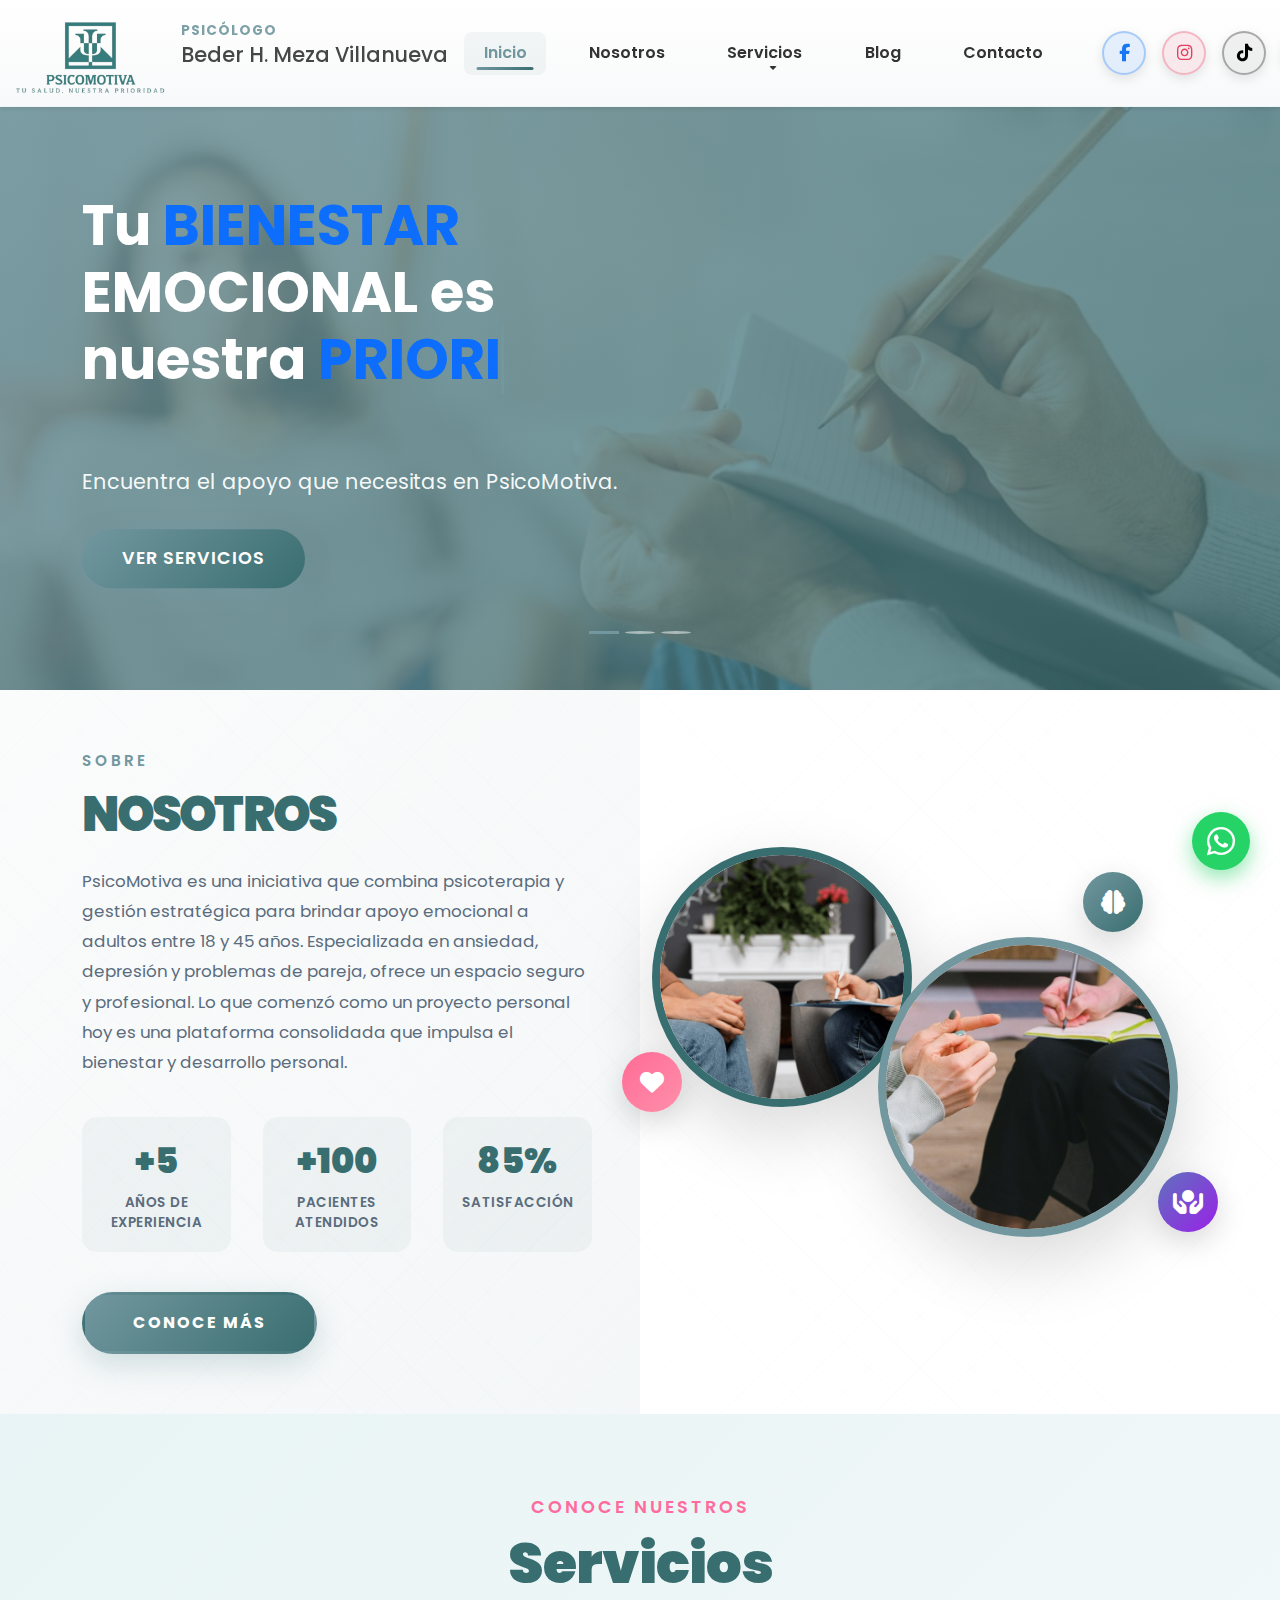
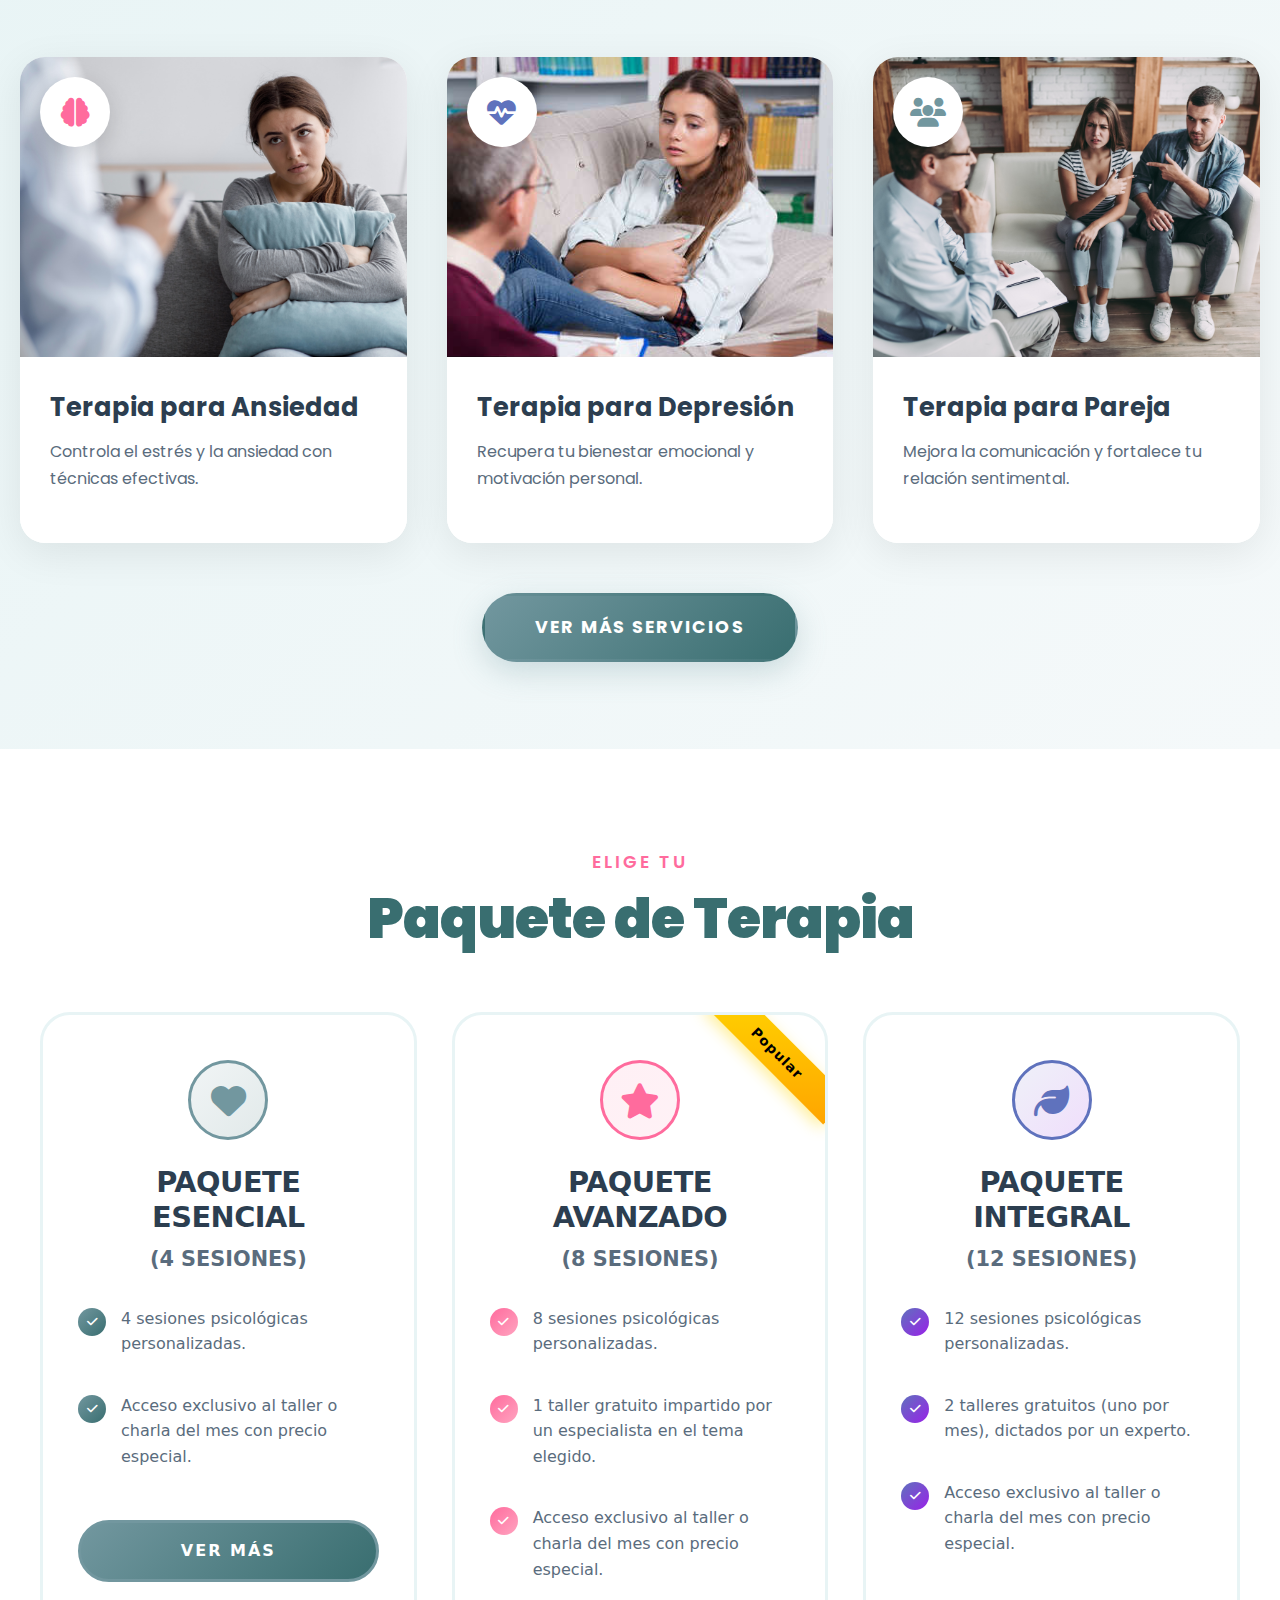
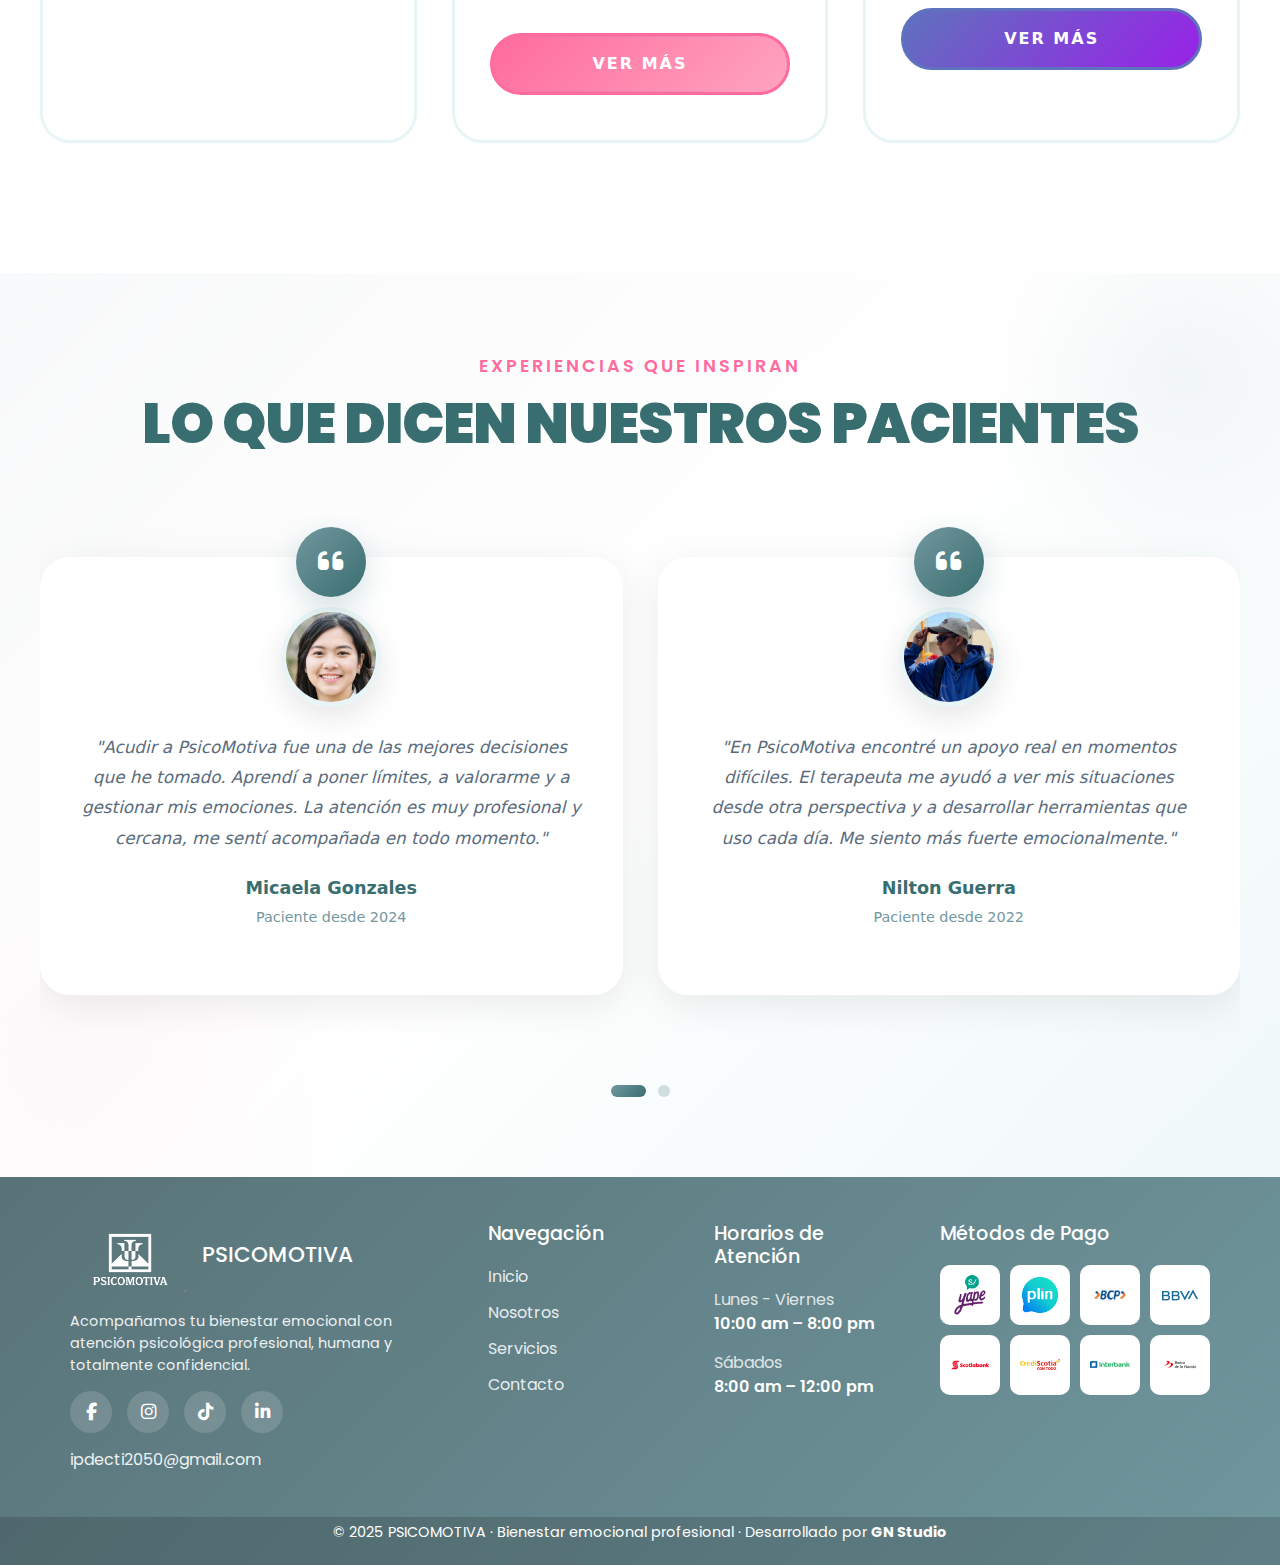
<file: Psicologia/index.html>
<!DOCTYPE html>
<html lang="es">
  <head>
    <meta charset="UTF-8" />
    <meta name="viewport" content="width=device-width, initial-scale=1.0" />
    <title>PsicoMotiva</title>
    <link rel="icon" type="image/png" href="img/icon.png" />
    <!-- Google Fonts -->
    <link rel="preconnect" href="https://fonts.googleapis.com" />
    <link rel="preconnect" href="https://fonts.gstatic.com" crossorigin />
    <link
      href="https://fonts.googleapis.com/css2?family=Poppins:wght@400;500;600;700&display=swap"
      rel="stylesheet"
    />

    <!-- Bootstrap CSS -->
    <link
      href="https://cdn.jsdelivr.net/npm/bootstrap@5.3.2/dist/css/bootstrap.min.css"
      rel="stylesheet"
    />

    <!-- Bootstrap Icons -->
    <link
      rel="stylesheet"
      href="https://cdn.jsdelivr.net/npm/bootstrap-icons@1.11.1/font/bootstrap-icons.css"
    />

    <!-- Font Awesome -->
    <link
      rel="stylesheet"
      href="https://cdnjs.cloudflare.com/ajax/libs/font-awesome/6.4.2/css/all.min.css"
    />

    <link rel="stylesheet" href="CSS/index.css" />
  </head>
  <body>
    <!-- Navegación -->
    <nav
      class="navbar navbar-expand-lg navbar-light bg-white shadow-sm fixed-top"
    >
      <div class="container">
        <a class="navbar-brand d-flex align-items-center" href="#inicio">
          <img src="img/logo2.png" alt="PsicoMotiva Logo" class="logo-img" />
          <div class="brand-text ms-3">
            <div class="brand-title">PSICÓLOGO</div>
            <div class="brand-name">Beder H. Meza Villanueva</div>
          </div>
        </a>

        <!-- Botón para móvil -->
        <button
          class="navbar-toggler"
          type="button"
          data-bs-toggle="collapse"
          data-bs-target="#navbarNav"
        >
          <span class="navbar-toggler-icon"></span>
        </button>

        <!-- Menú de navegación -->
        <div class="collapse navbar-collapse" id="navbarNav">
          <ul class="navbar-nav mx-auto">
            <li class="nav-item">
              <a class="nav-link active" href="index.html">Inicio</a>
            </li>
            <li class="nav-item">
              <a class="nav-link" href="nosotros.html">Nosotros</a>
            </li>
            <li class="nav-item dropdown">
              <a
                class="nav-link dropdown-toggle"
                href="servicios.html"
                id="serviciosDropdown"
                role="button"
                data-bs-toggle="dropdown"
                aria-expanded="false"
              >
                Servicios
              </a>
              <ul
                class="dropdown-menu dropdown-menu-custom"
                aria-labelledby="serviciosDropdown"
              >
                <li>
                  <a class="dropdown-item" href="servicios.html">
                    <i class="fas fa-clinic-medical me-2"></i>
                    Servicios Generales
                  </a>
                </li>
                <li><hr class="dropdown-divider" /></li>
                <li>
                  <a class="dropdown-item" href="TerapiaAns.html">
                    <i class="fas fa-heart-pulse me-2"></i>
                    Terapia para la Ansiedad
                  </a>
                </li>
                <li>
                  <a class="dropdown-item" href="TerapiaDep.html">
                    <i class="fas fa-brain me-2"></i>
                    Terapia para la Depresión
                  </a>
                </li>
                <li>
                  <a class="dropdown-item" href="TerapiaPareja.html">
                    <i class="fas fa-heart me-2"></i>
                    Terapia de Pareja
                  </a>
                </li>
              </ul>
            </li>
            <li class="nav-item">
              <a class="nav-link" href="blog.html">Blog</a>
            </li>
            <li class="nav-item">
              <a class="nav-link" href="contacto.html">Contacto</a>
            </li>
          </ul>

          <!-- Iconos de redes sociales -->
          <div class="social-icons">
            <a
              href="https://www.facebook.com/tupagina"
              target="_blank"
              class="social-link facebook"
              aria-label="Facebook"
            >
              <i class="fab fa-facebook-f"></i>
            </a>
            <a
              href="https://www.instagram.com/tupagina"
              target="_blank"
              class="social-link instagram"
              aria-label="Instagram"
            >
              <i class="fab fa-instagram"></i>
            </a>
            <a
              href="https://www.tiktok.com/@tupagina"
              target="_blank"
              class="social-link tiktok"
              aria-label="TikTok"
            >
              <i class="fab fa-tiktok"></i>
            </a>
            <a
              href="https://www.linkedin.com/company/tupagina"
              target="_blank"
              class="social-link linkedin"
              aria-label="LinkedIn"
            >
              <i class="fab fa-linkedin-in"></i>
            </a>
          </div>
        </div>
      </div>
    </nav>
   <!-- Contenido Principal -->
<main>
    <!-- Hero Carousel -->
    <section class="hero-carousel">
        <div id="heroCarousel" class="carousel slide" data-bs-ride="carousel">
            <!-- Indicadores -->
            <div class="carousel-indicators">
                <button type="button" data-bs-target="#heroCarousel" data-bs-slide-to="0" class="active"></button>
                <button type="button" data-bs-target="#heroCarousel" data-bs-slide-to="1"></button>
                <button type="button" data-bs-target="#heroCarousel" data-bs-slide-to="2"></button>
            </div>

            <!-- Slides -->
            <div class="carousel-inner">
                <!-- Slide 1 -->
                <div class="carousel-item active">
                    <img src="img/im1.jpg" class="d-block w-100" alt="Bienestar Emocional">
                    <div class="carousel-overlay"></div>
                    <div class="carousel-caption-custom">
                        <div class="container">
                            <div class="row align-items-center">
                                <div class="col-lg-7">
                                    <h1 class="hero-title">
                                        Tu <span class="text-primary">BIENESTAR</span><br>
                                        EMOCIONAL es<br>
                                        nuestra <span class="text-primary typing-text"></span>
                                    </h1>
                                    <p class="hero-subtitle">Encuentra el apoyo que necesitas en PsicoMotiva.</p>
                                    <a href="servicios.html" class="btn-hero">VER SERVICIOS</a>
                                </div>
                            </div>
                        </div>
                    </div>
                </div>

                <!-- Slide 2 -->
                <div class="carousel-item">
                    <img src="img/im2.jpg" class="d-block w-100" alt="Terapia Profesional">
                    <div class="carousel-overlay"></div>
                    <div class="carousel-caption-custom">
                        <div class="container">
                            <div class="row align-items-center">
                                <div class="col-lg-7">
                                    <h1 class="hero-title">
                                        <span class="text-primary">TERAPIA</span><br>
                                        PROFESIONAL<br>
                                        para tu <span class="text-primary typing-text"></span>
                                    </h1>
                                    <p class="hero-subtitle">Atención personalizada con los mejores especialistas.</p>
                                    <a href="#contacto" class="btn-hero">AGENDA TU CITA</a>
                                </div>
                            </div>
                        </div>
                    </div>
                </div>

                <!-- Slide 3 -->
                <div class="carousel-item">
                    <img src="img/im3.jpg" class="d-block w-100" alt="Salud Mental">
                    <div class="carousel-overlay"></div>
                    <div class="carousel-caption-custom">
                        <div class="container">
                            <div class="row align-items-center">
                                <div class="col-lg-7">
                                    <h1 class="hero-title">
                                        Tu <span class="text-primary">SALUD MENTAL</span><br>
                                        es nuestra<br>
                                        <span class="text-primary typing-text"></span>
                                    </h1>
                                    <p class="hero-subtitle">Juntos trabajaremos en tu bienestar integral.</p>
                                    <a href="#nosotros" class="btn-hero">CONOCER MÁS</a>
                                </div>
                            </div>
                        </div>
                    </div>
                </div>
            </div>

            <!-- Controles -->
            <button class="carousel-control-prev" type="button" data-bs-target="#heroCarousel" data-bs-slide="prev">
                <span class="carousel-control-prev-icon" aria-hidden="true"></span>
                <span class="visually-hidden">Anterior</span>
            </button>
            <button class="carousel-control-next" type="button" data-bs-target="#heroCarousel" data-bs-slide="next">
                <span class="carousel-control-next-icon" aria-hidden="true"></span>
                <span class="visually-hidden">Siguiente</span>
            </button>
        </div>
    </section>
<!-- sobre nosotros -->
<section id="nosotros" class="nosotros-section">
    <div class="container">
        <div class="row align-items-center">
            <!-- Contenido de texto -->
            <div class="col-lg-6 content-side">
                <div class="subtitle">Sobre</div>
                <h2 class="title">NOSOTROS</h2>
                <p class="description">
                    PsicoMotiva es una iniciativa que combina psicoterapia y gestión 
                    estratégica para brindar apoyo emocional a adultos entre 18 y 45 
                    años. Especializada en ansiedad, depresión y problemas de pareja, 
                    ofrece un espacio seguro y profesional. Lo que comenzó como un 
                    proyecto personal hoy es una plataforma consolidada que impulsa 
                    el bienestar y desarrollo personal.
                </p>

                <!-- Stats / Datos destacados -->
                <div class="stats-container">
                    <div class="stat-item">
                        <div class="stat-number">+5</div>
                        <div class="stat-label">Años de Experiencia</div>
                    </div>
                    <div class="stat-item">
                        <div class="stat-number">+100</div>
                        <div class="stat-label">Pacientes Atendidos</div>
                    </div>
                    <div class="stat-item">
                        <div class="stat-number">85%</div>
                        <div class="stat-label">Satisfacción</div>
                    </div>
                </div>

                <a href="nosotros.html" class="btn-nosotros">Conoce Más</a>
            </div>

            <!-- Imágenes -->
            <div class="col-lg-6 images-side">
                <div class="images-container">
                    <div class="image-circle small">
                        <img src="img/n1.png" alt="Persona feliz">
                    </div>
                    <div class="image-circle large">
                        <img src="img/n2.jpg" alt="Pareja sonriente">
                    </div>
                    
                    <!-- Elementos decorativos flotantes -->
                    <div class="floating-element element-1">
                        <i class="fas fa-heart"></i>
                    </div>
                    <div class="floating-element element-2">
                        <i class="fas fa-brain"></i>
                    </div>
                    <div class="floating-element element-3">
                        <i class="fas fa-hands-holding-circle"></i>
                    </div>
                </div>
            </div>
        </div>
    </div>
    
    <!-- Patrón decorativo de fondo -->
    <div class="bg-pattern"></div>
</section>

<!-- servicios -->
     <section class="servicios-section">
        <!-- Header -->
        <div class="section-header">
            <div class="section-subtitle">Conoce nuestros</div>
            <h2 class="section-title">Servicios</h2>
        </div>

        <!-- Cards -->
        <div class="cards-container">
            <!-- Card 1: Ansiedad -->
            <div class="service-card ansiedad">
                <div class="card-image">
                    <img src="img/t1.png" alt="Terapia para Ansiedad">
                    <div class="icon-badge">
                        <i class="fas fa-brain"></i>
                    </div>
                </div>
                <div class="card-content">
                    <h3 class="card-title">Terapia para Ansiedad</h3>
                    <p class="card-description">
                        Controla el estrés y la ansiedad con técnicas efectivas.
                    </p>
                </div>
            </div>

            <!-- Card 2: Depresión -->
            <div class="service-card depresion">
                <div class="card-image">
                    <img src="img/t2.jpg" alt="Terapia para Depresión">
                    <div class="icon-badge">
                        <i class="fas fa-heart-pulse"></i>
                    </div>
                </div>
                <div class="card-content">
                    <h3 class="card-title">Terapia para Depresión</h3>
                    <p class="card-description">
                        Recupera tu bienestar emocional y motivación personal.
                    </p>
                </div>
            </div>

            <!-- Card 3: Pareja -->
            <div class="service-card pareja">
                <div class="card-image">
                    <img src="img/t3.jpg" alt="Terapia para Pareja">
                    <div class="icon-badge">
                        <i class="fas fa-users"></i>
                    </div>
                </div>
                <div class="card-content">
                    <h3 class="card-title">Terapia para Pareja</h3>
                    <p class="card-description">
                        Mejora la comunicación y fortalece tu relación sentimental.
                    </p>
                </div>
            </div>
        </div>

        <!-- Button -->
        <div class="cta-button">
            <a href="servicios.html" class="btn-servicios">Ver Más Servicios</a>
        </div>
    </section>
    <!-- paquetes -->
    <section class="paquetes-section">
        <!-- Header -->
        <div class="section-header">
            <div class="section-subtitle">Elige tu</div>
            <h2 class="section-title">Paquete de Terapia</h2>
        </div>

        <!-- Packages Grid -->
        <div class="packages-grid">
            <!-- Paquete Esencial -->
            <div class="package-card esencial">
                <div class="package-icon">
                    <i class="fas fa-heart"></i>
                </div>
                <div class="package-content">
                    <h3 class="package-name">Paquete Esencial</h3>
                    <p class="package-sessions">(4 SESIONES)</p>

                    <div class="package-features">
                        <div class="feature-item">
                            <div class="feature-icon">
                                <i class="fas fa-check"></i>
                            </div>
                            <p class="feature-text">4 sesiones psicológicas personalizadas.</p>
                        </div>
                        <div class="feature-item">
                            <div class="feature-icon">
                                <i class="fas fa-check"></i>
                            </div>
                            <p class="feature-text">Acceso exclusivo al taller o charla del mes con precio especial.</p>
                        </div>
                    </div>

                    <a href="contacto.html" class="package-button">Ver Más</a>
                </div>
            </div>

            <!-- Paquete Avanzado -->
            <div class="package-card avanzado">
                <div class="popular-badge">Popular</div>
                <div class="package-icon">
                    <i class="fas fa-star"></i>
                </div>
                <div class="package-content">
                    <h3 class="package-name">Paquete Avanzado</h3>
                    <p class="package-sessions">(8 SESIONES)</p>

                    <div class="package-features">
                        <div class="feature-item">
                            <div class="feature-icon">
                                <i class="fas fa-check"></i>
                            </div>
                            <p class="feature-text">8 sesiones psicológicas personalizadas.</p>
                        </div>
                        <div class="feature-item">
                            <div class="feature-icon">
                                <i class="fas fa-check"></i>
                            </div>
                            <p class="feature-text">1 taller gratuito impartido por un especialista en el tema elegido.</p>
                        </div>
                        <div class="feature-item">
                            <div class="feature-icon">
                                <i class="fas fa-check"></i>
                            </div>
                            <p class="feature-text">Acceso exclusivo al taller o charla del mes con precio especial.</p>
                        </div>
                    </div>

                    <a href="contacto.html" class="package-button">Ver Más</a>
                </div>
            </div>

            <!-- Paquete Integral -->
            <div class="package-card integral">
                <div class="package-icon">
                    <i class="fas fa-leaf"></i>
                </div>
                <div class="package-content">
                    <h3 class="package-name">Paquete Integral</h3>
                    <p class="package-sessions">(12 SESIONES)</p>

                    <div class="package-features">
                        <div class="feature-item">
                            <div class="feature-icon">
                                <i class="fas fa-check"></i>
                            </div>
                            <p class="feature-text">12 sesiones psicológicas personalizadas.</p>
                        </div>
                        <div class="feature-item">
                            <div class="feature-icon">
                                <i class="fas fa-check"></i>
                            </div>
                            <p class="feature-text">2 talleres gratuitos (uno por mes), dictados por un experto.</p>
                        </div>
                        <div class="feature-item">
                            <div class="feature-icon">
                                <i class="fas fa-check"></i>
                            </div>
                            <p class="feature-text">Acceso exclusivo al taller o charla del mes con precio especial.</p>
                        </div>
                    </div>

                    <a href="contacto.html" class="package-button">Ver Más</a>
                </div>
            </div>
        </div>
    </section>
   <!-- testimonios-->
      <section class="testimonios-section">
        <!-- Header -->
        <div class="section-header">
            <div class="section-subtitle">Experiencias que inspiran</div>
            <h2 class="section-title">LO QUE DICEN NUESTROS PACIENTES</h2>
        </div>

        <!-- Carousel -->
        <div class="testimonials-carousel">
            <div class="carousel-track" id="carouselTrack">
                <!-- Testimonial 1 -->
                <div class="testimonial-card">
                    <div class="quote-icon">
                        <i class="fas fa-quote-left"></i>
                    </div>
                    <div class="testimonial-avatar">
                        <img src="img/ts1.png" alt="Cliente 1">
                    </div>
                    <p class="testimonial-text">
                        "Acudir a PsicoMotiva fue una de las mejores decisiones que he tomado. Aprendí a poner límites, a valorarme y a gestionar mis emociones. La atención es muy profesional y cercana, me sentí acompañada en todo momento."
                    </p>
                    <h4 class="testimonial-author">Micaela Gonzales</h4>
                    <p class="testimonial-role">Paciente desde 2024</p>
                </div>

                <!-- Testimonial 2 -->
                <div class="testimonial-card">
                    <div class="quote-icon">
                        <i class="fas fa-quote-left"></i>
                    </div>
                    <div class="testimonial-avatar">
                        <img src="img/ts2.png" alt="Cliente 2">
                    </div>
                    <p class="testimonial-text">
                        "En PsicoMotiva encontré un apoyo real en momentos difíciles. El terapeuta me ayudó a ver mis situaciones desde otra perspectiva y a desarrollar herramientas que uso cada día. Me siento más fuerte emocionalmente."
                    </p>
                    <h4 class="testimonial-author">Nilton Guerra</h4>
                    <p class="testimonial-role">Paciente desde 2022</p>
                </div>

                <!-- Testimonial 3 -->
                <div class="testimonial-card">
                    <div class="quote-icon">
                        <i class="fas fa-quote-left"></i>
                    </div>
                    <div class="testimonial-avatar">
                        <img src="img/ts3.jpg" alt="Cliente 3">
                    </div>
                    <p class="testimonial-text">
                        "La terapia en PsicoMotiva transformó mi vida. Logré superar mi ansiedad y recuperar mi confianza. El ambiente es cálido y el profesionalismo excepcional. Totalmente recomendado para quien busca un cambio real."
                    </p>
                    <h4 class="testimonial-author">Carlos Chiroque</h4>
                    <p class="testimonial-role">Paciente desde 2023</p>
                </div>

                <!-- Testimonial 4 -->
                <div class="testimonial-card">
                    <div class="quote-icon">
                        <i class="fas fa-quote-left"></i>
                    </div>
                    <div class="testimonial-avatar">
                        <img src="img/ts4.jpg" alt="Cliente 4">
                    </div>
                    <p class="testimonial-text">
                        "Después de años evitando la terapia, finalmente di el paso con PsicoMotiva. Fue la mejor decisión. Aprendí a conocerme mejor, a manejar mis emociones y a construir relaciones más saludables. Estoy muy agradecida."
                    </p>
                    <h4 class="testimonial-author">Ana López</h4>
                    <p class="testimonial-role">Paciente desde 2022</p>
                </div>
            </div>
        </div>

        <!-- Navigation -->
        <div class="carousel-nav">
            <button class="nav-button" id="prevBtn">
                <i class="fas fa-chevron-left"></i>
            </button>
            <div class="carousel-dots" id="dotsContainer"></div>
            <button class="nav-button" id="nextBtn">
                <i class="fas fa-chevron-right"></i>
            </button>
        </div>
    </section>
    
</main>
<!-- FOOTER -->
    <footer class="footer-creative">
        <div class="footer-container">
            <div class="footer-brand">
                <div class="brand-header">
                    <img src="img/logof.png" alt="PsicoMotiva">
                    <h2>PSICOMOTIVA</h2>
                </div>
                <p class="brand-text">
                    Acompañamos tu bienestar emocional con atención psicológica
                    profesional, humana y totalmente confidencial.
                </p>
                <div class="footer-social">
                    <a href="#" class="social facebook"><i class="fab fa-facebook-f"></i></a>
                    <a href="#" class="social instagram"><i class="fab fa-instagram"></i></a>
                    <a href="#" class="social tiktok"><i class="fab fa-tiktok"></i></a>
                    <a href="#" class="social linkedin"><i class="fab fa-linkedin-in"></i></a>
                </div>
                <span class="footer-email">
                    <a href="mailto:ipdecti2050@gmail.com">ipdecti2050@gmail.com</a>
                </span>
            </div>

            <div class="footer-nav">
                <h4>Navegación</h4>
                <a href="index.html">Inicio</a>
                <a href="nosotros.html">Nosotros</a>
                <a href="servicios.html">Servicios</a>
                <a href="contacto.html">Contacto</a>
            </div>

            <div class="footer-hours">
                <h4>Horarios de Atención</h4>
                <div class="hour-item">
                    <span>Lunes - Viernes</span>
                    <strong>10:00 am – 8:00 pm</strong>
                </div>
                <div class="hour-item">
                    <span>Sábados</span>
                    <strong>8:00 am – 12:00 pm</strong>
                </div>
            </div>

            <div class="footer-payments">
                <h4>Métodos de Pago</h4>
                <div class="payment-grid">
                    <img src="img/yape.png" alt="Yape" data-banco="yape">
                    <img src="img/plin.png" alt="Plin" data-banco="plin">
                    <img src="img/bcp.png" alt="BCP" data-banco="bcp">
                    <img src="img/bbva.png" alt="BBVA" data-banco="bbva">
                    <img src="img/scotiabank.png" alt="Scotiabank" data-banco="scotiabank">
                    <img src="img/crediscotia.png" alt="CrediScotia" data-banco="crediscotia">
                    <img src="img/interbank.png" alt="Interbank" data-banco="interbank">
                    <img src="img/banco-nacion.png" alt="Banco de la Nación" data-banco="banconacion">
                </div>
            </div>
        </div>

        <div class="footer-bottom">
             <p> © 2025 PSICOMOTIVA · Bienestar emocional profesional · 
        Desarrollado por <strong>GN Studio</strong></p>
        </div>
    </footer>

    <!-- MODAL -->
    <div class="modal-overlay" id="modalBanco">
        <div class="modal-content">
            <button class="modal-close" id="closeModal">
                <i class="fas fa-times"></i>
            </button>

            <h2 class="modal-title">¡CONECTA CONTIGO, DESDE AHORA!</h2>
            <p class="modal-subtitle">Realiza tu depósito o transferencia a nuestra cuenta <strong id="bancoNombre">BBVA</strong> y da el primer paso hacia tu bienestar emocional.</p>

            <div class="banco-logo">
                <img id="bancoLogo" src="img/bbva.png" alt="Banco">
            </div>

            <div id="cuentasContainer">
                <!-- Se llenará dinámicamente -->
            </div>

            <div class="titular-info">
                <i class="fas fa-user"></i>
                <span class="titular-nombre">A nombre de: Beder Henry Meza V.</span>
            </div>

            <p class="modal-footer-text">
                Luego de realizar el pago, envíanos tu comprobante por WhatsApp para confirmar tu sesión.
            </p>
        </div>
    </div>
   <script src="JS/TerapiaPareja.js"></script>
<a href="https://wa.me/51989077759?text=Hola,%20necesito%20una%20consulta" 
   class="whatsapp-float" 
   target="_blank" 
   aria-label="WhatsApp">
   
    <span class="whatsapp-tooltip">¿Necesitas ayuda?</span>
    <i class="fab fa-whatsapp"></i>
</a>

    <!-- Bootstrap JS -->
    <script src="https://cdn.jsdelivr.net/npm/bootstrap@5.3.2/dist/js/bootstrap.bundle.min.js"></script>

    <!-- Tu archivo JavaScript -->
    <script src="JS/principal.js"></script>


  </body>
</html>
</file>
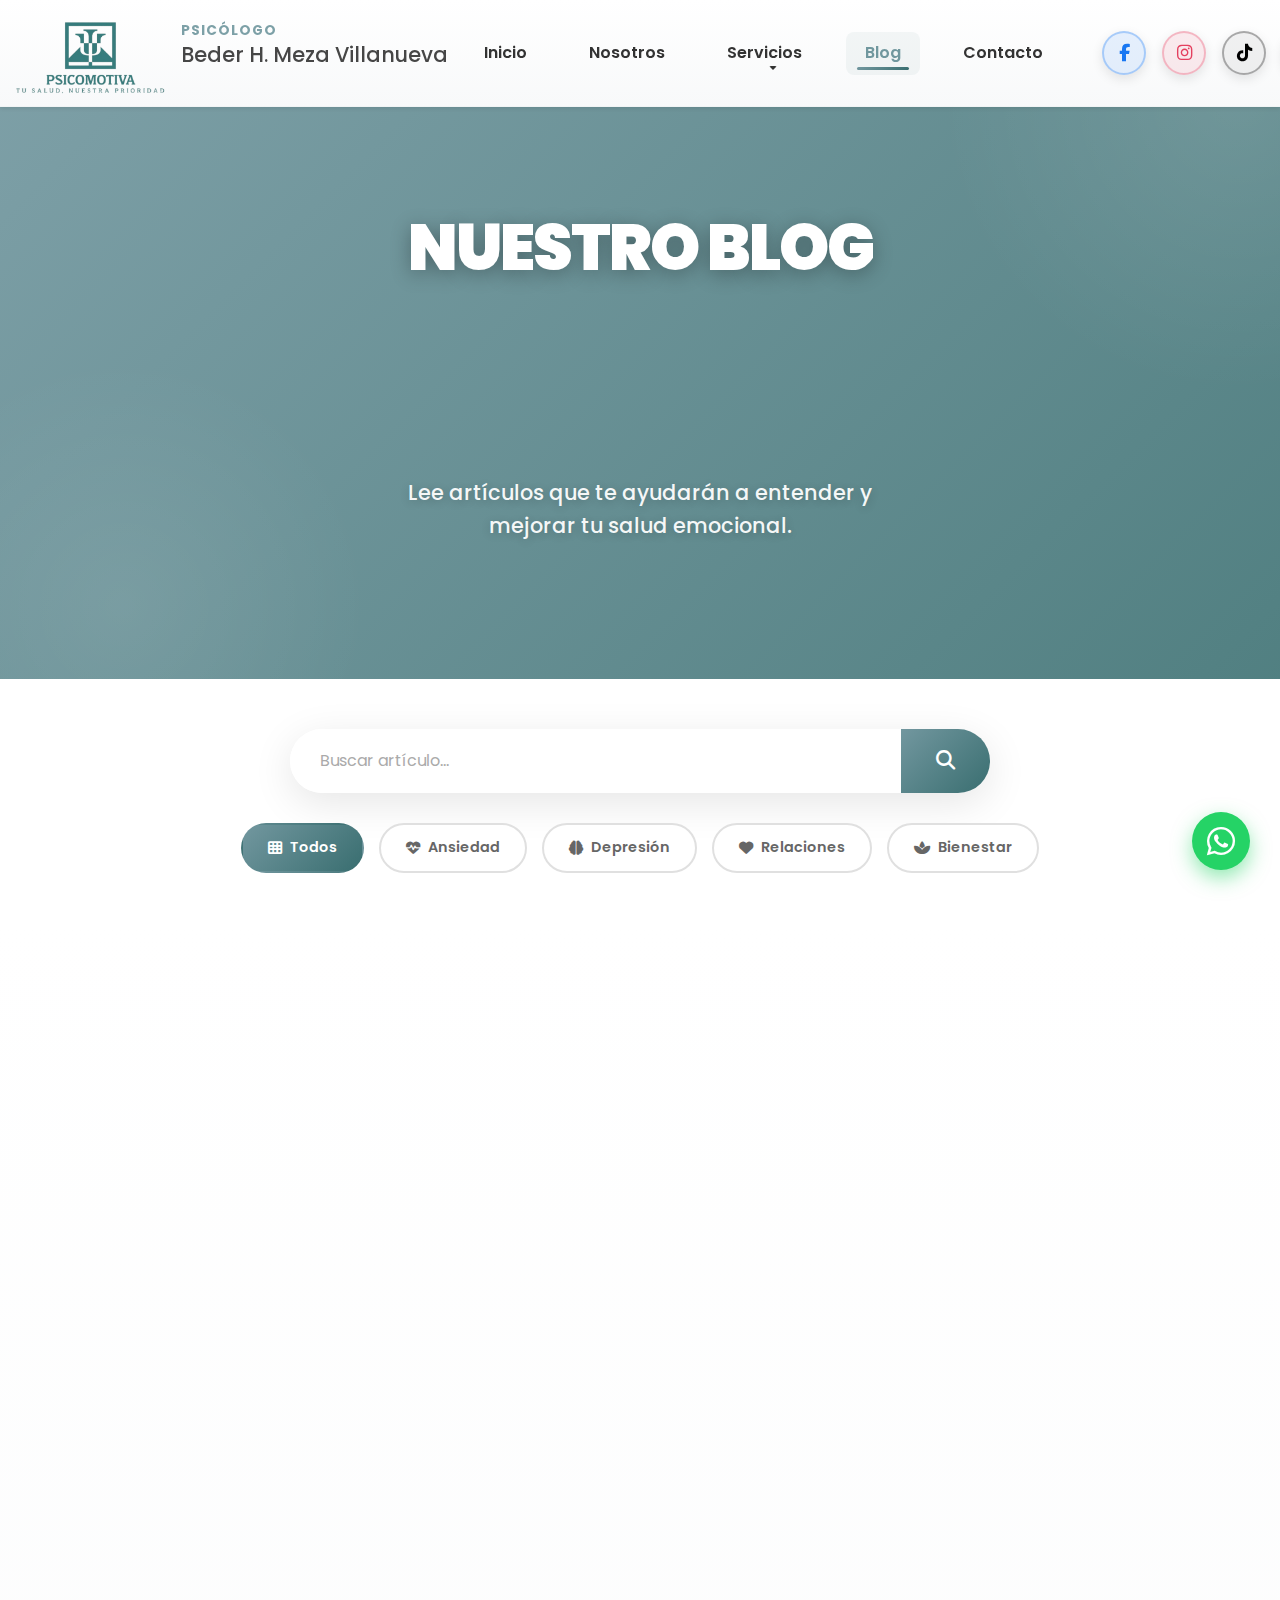
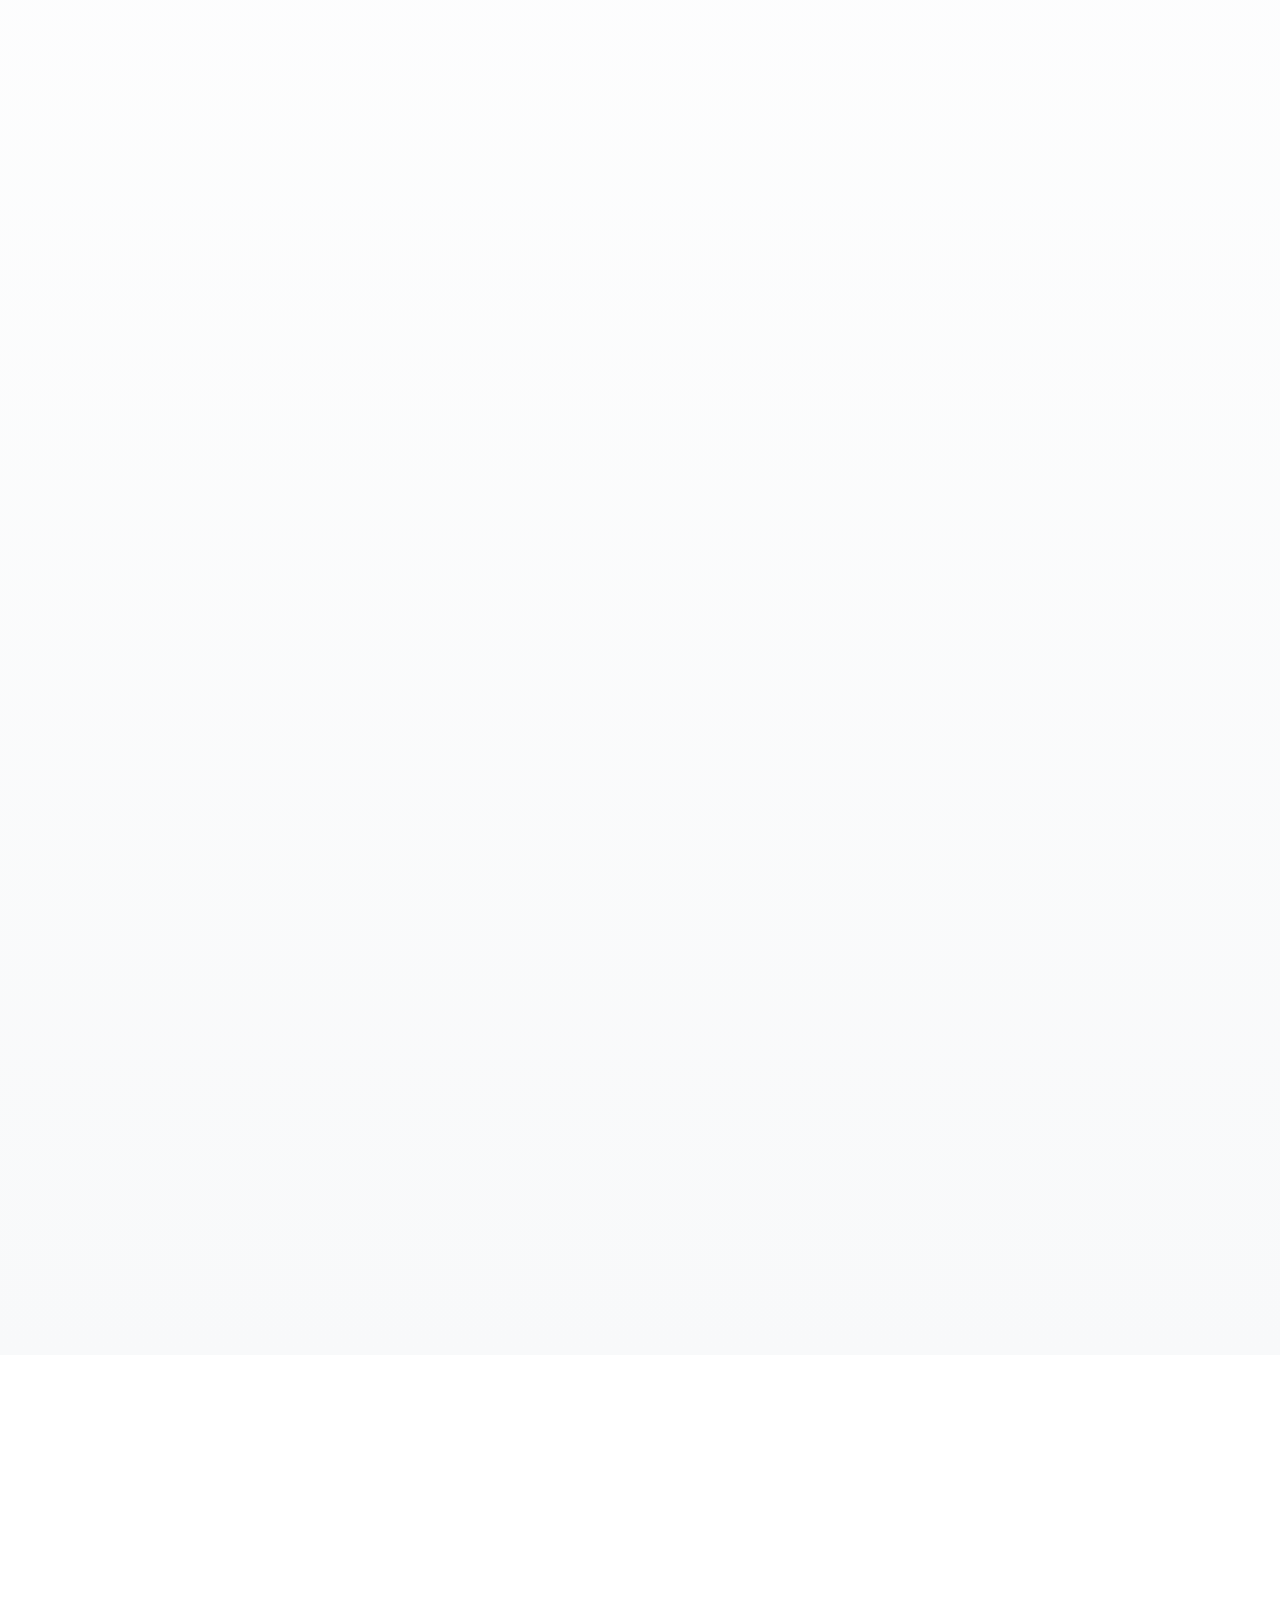
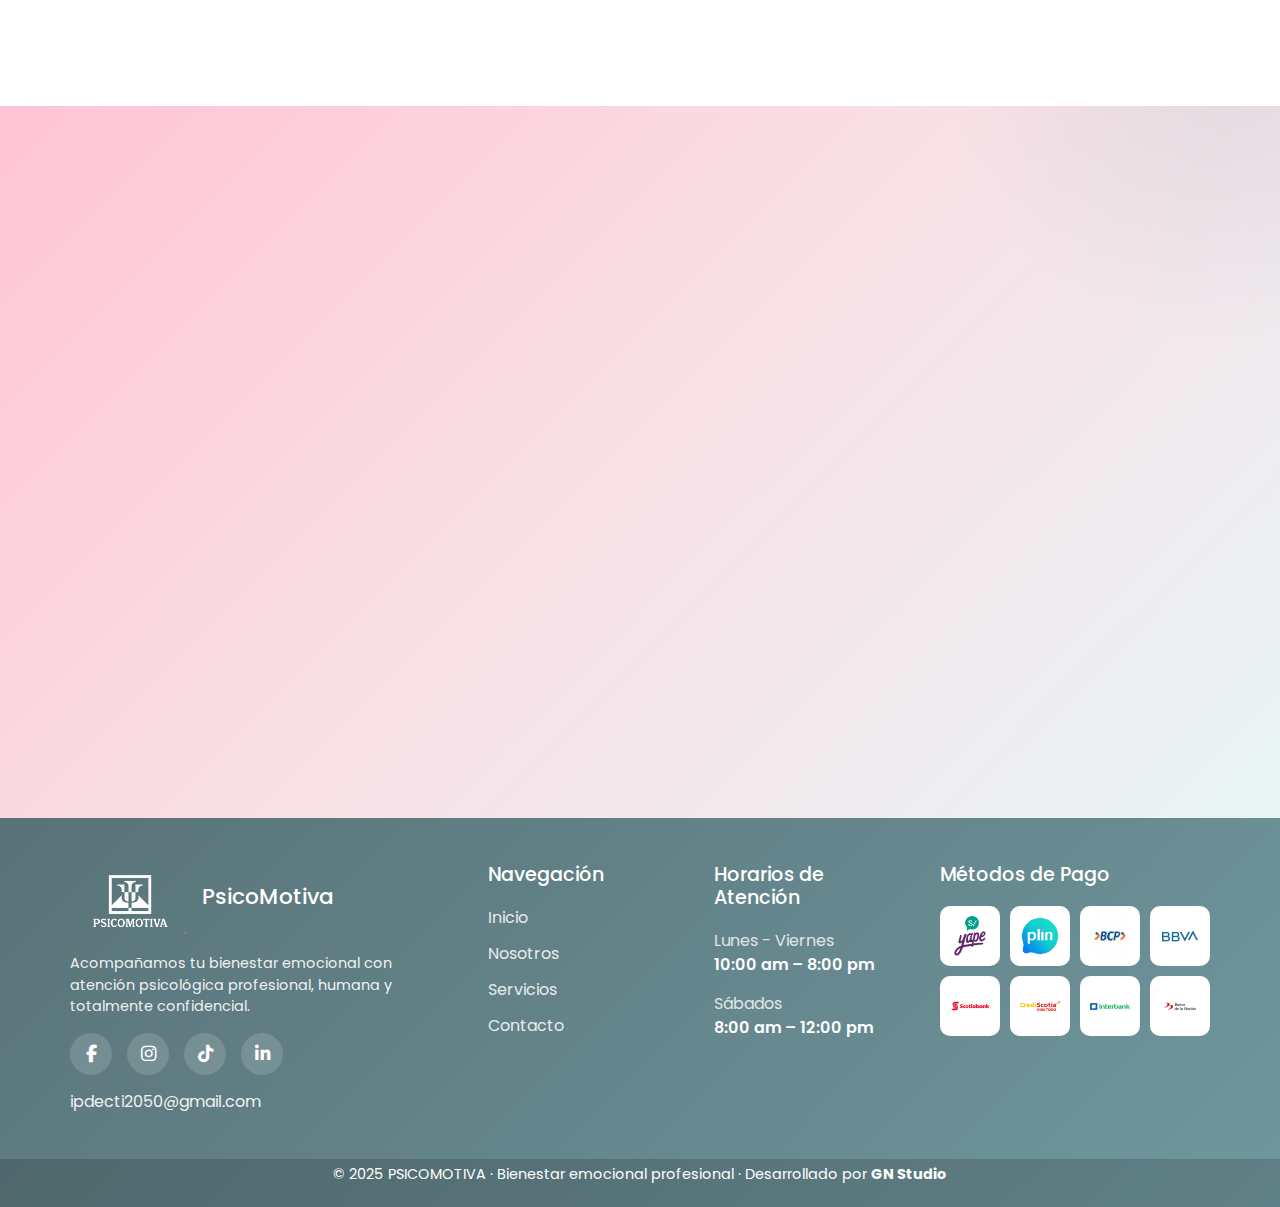
<file: Psicologia/blog.html>
<!DOCTYPE html>
<html lang="es">
  <head>
    <meta charset="UTF-8" />
    <meta name="viewport" content="width=device-width, initial-scale=1.0" />
    <title>Blog - PsicoMotiva</title>
    <link rel="icon" type="image/png" href="img/icon.png" />

    <!-- Google Fonts -->
    <link rel="preconnect" href="https://fonts.googleapis.com" />
    <link rel="preconnect" href="https://fonts.gstatic.com" crossorigin />
    <link
      href="https://fonts.googleapis.com/css2?family=Poppins:wght@400;500;600;700;800;900&display=swap"
      rel="stylesheet"
    />

    <!-- Bootstrap CSS -->
    <link
      href="https://cdn.jsdelivr.net/npm/bootstrap@5.3.2/dist/css/bootstrap.min.css"
      rel="stylesheet"
    />

    <!-- Bootstrap Icons -->
    <link
      rel="stylesheet"
      href="https://cdn.jsdelivr.net/npm/bootstrap-icons@1.11.1/font/bootstrap-icons.css"
    />

    <!-- Font Awesome -->
    <link
      rel="stylesheet"
      href="https://cdnjs.cloudflare.com/ajax/libs/font-awesome/6.4.2/css/all.min.css"
    />

    <!-- CSS Principal -->
    <link rel="stylesheet" href="CSS/index.css" />

    <!-- CSS de Blog -->
    <link rel="stylesheet" href="CSS/blog.css" />
  </head>
  <body>
    <!-- HEADER -->
    <nav
      class="navbar navbar-expand-lg navbar-light bg-white shadow-sm fixed-top"
    >
      <div class="container">
        <a class="navbar-brand d-flex align-items-center" href="index.html">
          <img src="img/logo2.png" alt="PsicoMotiva Logo" class="logo-img" />
          <div class="brand-text ms-3">
            <div class="brand-title">PSICÓLOGO</div>
            <div class="brand-name">Beder H. Meza Villanueva</div>
          </div>
        </a>

        <button
          class="navbar-toggler"
          type="button"
          data-bs-toggle="collapse"
          data-bs-target="#navbarNav"
        >
          <span class="navbar-toggler-icon"></span>
        </button>

        <div class="collapse navbar-collapse" id="navbarNav">
          <ul class="navbar-nav mx-auto">
            <li class="nav-item">
              <a class="nav-link" href="index.html">Inicio</a>
            </li>
            <li class="nav-item">
              <a class="nav-link" href="nosotros.html">Nosotros</a>
            </li>
            <li class="nav-item dropdown">
              <a
                class="nav-link dropdown-toggle"
                href="#servicios"
                id="serviciosDropdown"
                role="button"
                data-bs-toggle="dropdown"
                aria-expanded="false"
              >
                Servicios
              </a>
              <ul
                class="dropdown-menu dropdown-menu-custom"
                aria-labelledby="serviciosDropdown"
              >
                <li>
                  <a
                    class="dropdown-item"
                    href="servicios.html"
                  >
                    <i class="fas fa-clinic-medical me-2"></i>
                    Servicios Generales
                  </a>
                </li>
                <li><hr class="dropdown-divider" /></li>
                <li>
                  <a class="dropdown-item" href="TerapiaAns.html">
                    <i class="fas fa-heart-pulse me-2"></i>
                    Terapia para la Ansiedad
                  </a>
                </li>
                <li>
                  <a class="dropdown-item" href="TerapiaDep.html">
                    <i class="fas fa-brain me-2"></i>
                    Terapia para la Depresión
                  </a>
                </li>
                <li>
                  <a class="dropdown-item" href="TerapiaPareja.html">
                    <i class="fas fa-heart me-2"></i>
                    Terapia de Pareja
                  </a>
                </li>
              </ul>
            </li>
            <li class="nav-item">
              <a class="nav-link active" href="blog.html">Blog</a>
            </li>
            <li class="nav-item">
              <a class="nav-link" href="contacto.html">Contacto</a>
            </li>
          </ul>

          <div class="social-icons">
            <a
              href="https://www.facebook.com/tupagina"
              target="_blank"
              class="social-link facebook"
              aria-label="Facebook"
            >
              <i class="fab fa-facebook-f"></i>
            </a>
            <a
              href="https://www.instagram.com/tupagina"
              target="_blank"
              class="social-link instagram"
              aria-label="Instagram"
            >
              <i class="fab fa-instagram"></i>
            </a>
            <a
              href="https://www.tiktok.com/@tupagina"
              target="_blank"
              class="social-link tiktok"
              aria-label="TikTok"
            >
              <i class="fab fa-tiktok"></i>
            </a>
            <a
              href="https://www.linkedin.com/company/tupagina"
              target="_blank"
              class="social-link linkedin"
              aria-label="LinkedIn"
            >
              <i class="fab fa-linkedin-in"></i>
            </a>
          </div>
        </div>
      </div>
    </nav>

    <!-- CONTENIDO PRINCIPAL -->
    <main>
      <!-- Hero Blog con imagen de fondo -->
      <section class="hero-blog">
        <div class="hero-overlay"></div>
        <div class="container">
          <div class="hero-content">
            <h1 class="hero-title">NUESTRO BLOG</h1>
            <p class="hero-description">
              Lee artículos que te ayudarán a entender y<br />
              mejorar tu salud emocional.
            </p>
          </div>
        </div>
      </section>

      <!-- Buscador y Filtros -->
      <section class="search-section">
        <div class="container">
          <div class="search-box">
            <input
              type="text"
              id="searchInput"
              placeholder="Buscar artículo..."
              class="search-input"
            />
            <button class="search-btn">
              <i class="fas fa-search"></i>
            </button>
          </div>

          <!-- Filtros por categoría -->
          <div class="category-filters">
            <button class="filter-btn active" onclick="filterByCategory('all')">
              <i class="fas fa-th"></i> Todos
            </button>
            <button class="filter-btn" onclick="filterByCategory('ansiedad')">
              <i class="fas fa-heart-pulse"></i> Ansiedad
            </button>
            <button class="filter-btn" onclick="filterByCategory('depresión')">
              <i class="fas fa-brain"></i> Depresión
            </button>
            <button class="filter-btn" onclick="filterByCategory('relaciones')">
              <i class="fas fa-heart"></i> Relaciones
            </button>
            <button class="filter-btn" onclick="filterByCategory('bienestar')">
              <i class="fas fa-spa"></i> Bienestar
            </button>
          </div>
        </div>
      </section>

      <!-- Artículos del Blog -->
      <section class="articles-section">
        <div class="container">
          <div class="section-header">
            <h2>Artículos Recientes</h2>
            <p>Descubre contenido valioso para tu bienestar emocional</p>
          </div>

          <div class="articles-grid">
            <!-- Artículo 1 -->
            <article class="blog-card">
              <div class="card-image">
                <img src="img/blog1.jpg" alt="Ansiedad" />
                <div class="card-category ansiedad">Ansiedad</div>
              </div>
              <div class="card-body">
                <div class="card-meta">
                  <span><i class="far fa-calendar"></i> 15 Dic 2025</span>
                  <span><i class="far fa-clock"></i> 5 min</span>
                </div>
                <h3 class="card-title">
                  ¿Ansiedad disfrazada? 7 señales ocultas que pueden estar
                  afectando tu bienestar
                </h3>
                <p class="card-excerpt">
                  Descubre 7 señales ocultas de ansiedad que podrías estar
                  ignorando. Identifícalas a tiempo y mejora tu bienestar con
                  ayuda profesional.
                </p>
                <a
                  href="https://www.infobae.com/salud/2025/09/26/mas-alla-del-estres-7-claves-para-identificar-un-trastorno-de-ansiedad/"
                  class="card-link"
                  target="_blank"
                  rel="noopener noreferrer"
                >
                  LEER MÁS <i class="fas fa-arrow-right"></i>
                </a>
              </div>
            </article>

            <!-- Artículo 2 -->
            <article class="blog-card">
              <div class="card-image">
                <img src="img/blog2.jpg" alt="Depresión" />
                <div class="card-category depresion">Depresión</div>
              </div>
              <div class="card-body">
                <div class="card-meta">
                  <span><i class="far fa-calendar"></i> 10 Dic 2025</span>
                  <span><i class="far fa-clock"></i> 6 min</span>
                </div>
                <h3 class="card-title">
                  Depresión: Diferencias entre tristeza y un trastorno que
                  requiere atención
                </h3>
                <p class="card-excerpt">
                  Aprende a identificar las diferencias entre la tristeza
                  temporal y la depresión clínica. Conoce cuándo es momento de
                  buscar ayuda profesional.
                </p>
                 <a
                  href="https://www.forumterapeutic.com/2024/09/26/depresion-y-tristeza/"
                  class="card-link"
                  target="_blank"
                  rel="noopener noreferrer"
                >
                  LEER MÁS <i class="fas fa-arrow-right"></i>
                </a>
              </div>
            </article>

            <!-- Artículo 3 -->
            <article class="blog-card">
              <div class="card-image">
                <img src="img/blog3.jpg" alt="Relaciones" />
                <div class="card-category pareja">Relaciones</div>
              </div>
              <div class="card-body">
                <div class="card-meta">
                  <span><i class="far fa-calendar"></i> 5 Dic 2025</span>
                  <span><i class="far fa-clock"></i> 7 min</span>
                </div>
                <h3 class="card-title">
                  7 consejos de comunicación que fortalecen las relaciones de
                  pareja
                </h3>
                <p class="card-excerpt">
                  Descubre técnicas efectivas de comunicación que pueden
                  transformar tu relación y crear vínculos más profundos con tu
                  pareja.
                </p>
                 <a
                  href="https://www.uag.mx/es/mediahub/7-consejos-para-mejorar-la-comunicacion-afectiva-con-tu-pareja/2022-02"
                  class="card-link"
                  target="_blank"
                  rel="noopener noreferrer"
                >
                  LEER MÁS <i class="fas fa-arrow-right"></i>
                </a>
              </div>
            </article>

            <!-- Artículo 4 -->
            <article class="blog-card">
              <div class="card-image">
                <img src="img/blog4.jpg" alt="Autocuidado" />
                <div class="card-category bienestar">Bienestar</div>
              </div>
              <div class="card-body">
                <div class="card-meta">
                  <span><i class="far fa-calendar"></i> 1 Dic 2025</span>
                  <span><i class="far fa-clock"></i> 5 min</span>
                </div>
                <h3 class="card-title">
                  El autocuidado no es egoísmo: Por qué priorizarte es
                  fundamental
                </h3>
                <p class="card-excerpt">
                  Entiende por qué cuidar de ti mismo no es egoísta, sino una
                  necesidad vital para tu salud mental y emocional.
                </p>
                 <a
                  href="https://karinsieger.com/por-que-el-autocuidado-no-es-egoismo-sino-esencial-para-nuestro-bienestar/"
                  class="card-link"
                  target="_blank"
                  rel="noopener noreferrer"
                >
                  LEER MÁS <i class="fas fa-arrow-right"></i>
                </a>
              </div>
            </article>

            <!-- Artículo 5 -->
            <article class="blog-card">
              <div class="card-image">
                <img src="img/blog5.jpg" alt="Estrés" />
                <div class="card-category ansiedad">Estrés</div>
              </div>
              <div class="card-body">
                <div class="card-meta">
                  <span><i class="far fa-calendar"></i> 28 Nov 2025</span>
                  <span><i class="far fa-clock"></i> 6 min</span>
                </div>
                <h3 class="card-title">
                  Técnicas de respiración y mindfulness para reducir el estrés
                  diario
                </h3>
                <p class="card-excerpt">
                  Aprende ejercicios prácticos de respiración y mindfulness que
                  puedes aplicar en cualquier momento para manejar el estrés.
                </p>
                 <a
                  href="https://medlineplus.gov/spanish/ency/patientinstructions/000874.htm"
                  class="card-link"
                  target="_blank"
                  rel="noopener noreferrer"
                >
                  LEER MÁS <i class="fas fa-arrow-right"></i>
                </a>
              </div>
            </article>

            <!-- Artículo 6 -->
            <article class="blog-card">
              <div class="card-image">
                <img src="img/blog6.jpg" alt="Trauma" />
                <div class="card-category depresion">Trauma</div>
              </div>
              <div class="card-body">
                <div class="card-meta">
                  <span><i class="far fa-calendar"></i> 22 Nov 2025</span>
                  <span><i class="far fa-clock"></i> 8 min</span>
                </div>
                <h3 class="card-title">
                  Sanar heridas del pasado: El proceso de trabajar traumas
                  emocionales
                </h3>
                <p class="card-excerpt">
                  Conoce el proceso terapéutico para trabajar traumas y cómo la
                  terapia profesional puede ayudarte a sanar heridas del pasado.
                </p>
                 <a
                  href="https://elpradopsicologos.es/blog/heridas-emocionales-sanar-el-pasado/"
                  class="card-link"
                  target="_blank"
                  rel="noopener noreferrer"
                >
                  LEER MÁS <i class="fas fa-arrow-right"></i>
                </a>
              </div>
            </article>
          </div>
        </div>
      </section>

      <!-- Estadísticas del Blog -->
      <section class="stats-section">
        <div class="container">
          <div class="stats-grid">
            <div class="stat-item">
              <div class="stat-icon">
                <i class="fas fa-book-open"></i>
              </div>
              <h3 class="stat-number" data-target="150">0</h3>
              <p class="stat-label">Artículos Publicados</p>
            </div>
            <div class="stat-item">
              <div class="stat-icon">
                <i class="fas fa-users"></i>
              </div>
              <h3 class="stat-number" data-target="5000">0</h3>
              <p class="stat-label">Lectores Mensuales</p>
            </div>
            <div class="stat-item">
              <div class="stat-icon">
                <i class="fas fa-star"></i>
              </div>
              <h3 class="stat-number" data-target="98"></h3>
              <p class="stat-label">Satisfacción</p>
            </div>
            <div class="stat-item">
              <div class="stat-icon">
                <i class="fas fa-comments"></i>
              </div>
              <h3 class="stat-number" data-target="320">0</h3>
              <p class="stat-label">Comentarios Positivos</p>
            </div>
          </div>
        </div>
      </section>

      <!-- Recursos Gratuitos -->
      <section class="resources-section">
        <div class="container">
          <div class="section-header">
            <h2>Recursos Gratuitos</h2>
            <p>Descarga material de apoyo para tu bienestar emocional</p>
          </div>
          <div class="resources-grid">
            <div class="resource-card">
              <div class="resource-icon">
                <i class="fas fa-file-pdf"></i>
              </div>
              <h3>Guía de Mindfulness</h3>
              <p>
                10 ejercicios prácticos para comenzar tu práctica de mindfulness
                hoy mismo.
              </p>
              <a
                href="https://www.calm.com/blog/mindfulness-exercises"
                target="_blank"
                rel="noopener noreferrer"
                class="download-btn"
              >
                <i class="fas fa-download"></i> Ir a enlace
              </a>
            </div>
            <div class="resource-card">
              <div class="resource-icon">
                <i class="fas fa-headphones"></i>
              </div>
              <h3>Meditaciones Guiadas</h3>
              <p>
                Audio de 15 minutos para relajación profunda y reducción de
                estrés.
              </p>
              <a
                href="https://www.youtube.com/watch?v=uUnn3DvIioc"
                target="_blank"
                rel="noopener noreferrer"
                class="download-btn"
              >
                <i class="fas fa-play"></i> Escuchar
              </a>
            </div>
            <div class="resource-card">
              <div class="resource-icon">
                <i class="fas fa-calendar-check"></i>
              </div>
              <h3>Diario Emocional</h3>
              <p>
                Plantilla para llevar un registro de tus emociones y
                pensamientos diarios.
              </p>
              
            <a
    href="https://edit.org/edit/cat/0"
    target="_blank"
    rel="noopener noreferrer"
    class="download-btn"
>
    <i class="fas fa-download"></i> Ir a plantilla
</a>

            </div>
          </div>
        </div>
      </section>
    </main>
    <!-- FOOTER -->
    <footer class="footer-creative">
      <div class="footer-container">
        <div class="footer-brand">
          <div class="brand-header">
            <img src="img/logof.png" alt="PsicoMotiva" />
            <h2>PsicoMotiva</h2>
          </div>
          <p class="brand-text">
            Acompañamos tu bienestar emocional con atención psicológica
            profesional, humana y totalmente confidencial.
          </p>
          <div class="footer-social">
            <a href="#" class="social facebook"
              ><i class="fab fa-facebook-f"></i
            ></a>
            <a href="#" class="social instagram"
              ><i class="fab fa-instagram"></i
            ></a>
            <a href="#" class="social tiktok"><i class="fab fa-tiktok"></i></a>
            <a href="#" class="social linkedin"
              ><i class="fab fa-linkedin-in"></i
            ></a>
          </div>
          <span class="footer-email">
            <a href="mailto:ipdecti2050@gmail.com">ipdecti2050@gmail.com</a>
          </span>
        </div>

        <div class="footer-nav">
          <h4>Navegación</h4>
          <a href="index.html">Inicio</a>
          <a href="nosotros.html">Nosotros</a>
          <a href="servicios.html">Servicios</a>
          <a href="contacto.html">Contacto</a>
        </div>

        <div class="footer-hours">
          <h4>Horarios de Atención</h4>
          <div class="hour-item">
            <span>Lunes - Viernes</span>
            <strong>10:00 am – 8:00 pm</strong>
          </div>
          <div class="hour-item">
            <span>Sábados</span>
            <strong>8:00 am – 12:00 pm</strong>
          </div>
        </div>

        <div class="footer-payments">
          <h4>Métodos de Pago</h4>
          <div class="payment-grid">
            <img src="img/yape.png" alt="Yape" data-banco="yape" />
            <img src="img/plin.png" alt="Plin" data-banco="plin" />
            <img src="img/bcp.png" alt="BCP" data-banco="bcp" />
            <img src="img/bbva.png" alt="BBVA" data-banco="bbva" />
            <img
              src="img/scotiabank.png"
              alt="Scotiabank"
              data-banco="scotiabank"
            />
            <img
              src="img/crediscotia.png"
              alt="CrediScotia"
              data-banco="crediscotia"
            />
            <img
              src="img/interbank.png"
              alt="Interbank"
              data-banco="interbank"
            />
            <img
              src="img/banco-nacion.png"
              alt="Banco de la Nación"
              data-banco="banconacion"
            />
          </div>
        </div>
      </div>

      <div class="footer-bottom">
         <p> © 2025 PSICOMOTIVA · Bienestar emocional profesional · 
        Desarrollado por <strong>GN Studio</strong></p>
      </div>
    </footer>

    <!-- MODAL -->
    <div class="modal-overlay" id="modalBanco">
      <div class="modal-content">
        <button class="modal-close" id="closeModal">
          <i class="fas fa-times"></i>
        </button>

        <h2 class="modal-title">¡CONECTA CONTIGO, DESDE AHORA!</h2>
        <p class="modal-subtitle">
          Realiza tu depósito o transferencia a nuestra cuenta
          <strong id="bancoNombre">BBVA</strong> y da el primer paso hacia tu
          bienestar emocional.
        </p>

        <div class="banco-logo">
          <img id="bancoLogo" src="img/bbva.png" alt="Banco" />
        </div>

        <div id="cuentasContainer">
          <!-- Se llenará dinámicamente -->
        </div>

        <div class="titular-info">
          <i class="fas fa-user"></i>
          <span class="titular-nombre">A nombre de: Beder Henry Meza V.</span>
        </div>

        <p class="modal-footer-text">
          Luego de realizar el pago, envíanos tu comprobante por WhatsApp para
          confirmar tu sesión.
        </p>
      </div>
    </div>
    <script src="JS/TerapiaPareja.js"></script>

    <!-- BOTÓN WHATSAPP -->
    <a
      href="https://wa.me/51989077759?text=Hola,%20necesito%20una%20consulta"
      class="whatsapp-float"
      target="_blank"
      aria-label="WhatsApp"
    >
      <span class="whatsapp-tooltip">¿Necesitas ayuda?</span>
      <i class="fab fa-whatsapp"></i>
    </a>

    <!-- Bootstrap JS -->
    <script src="https://cdn.jsdelivr.net/npm/bootstrap@5.3.2/dist/js/bootstrap.bundle.min.js"></script>
    <script src="JS/blog.js"></script>
  </body>
</html>
</file>
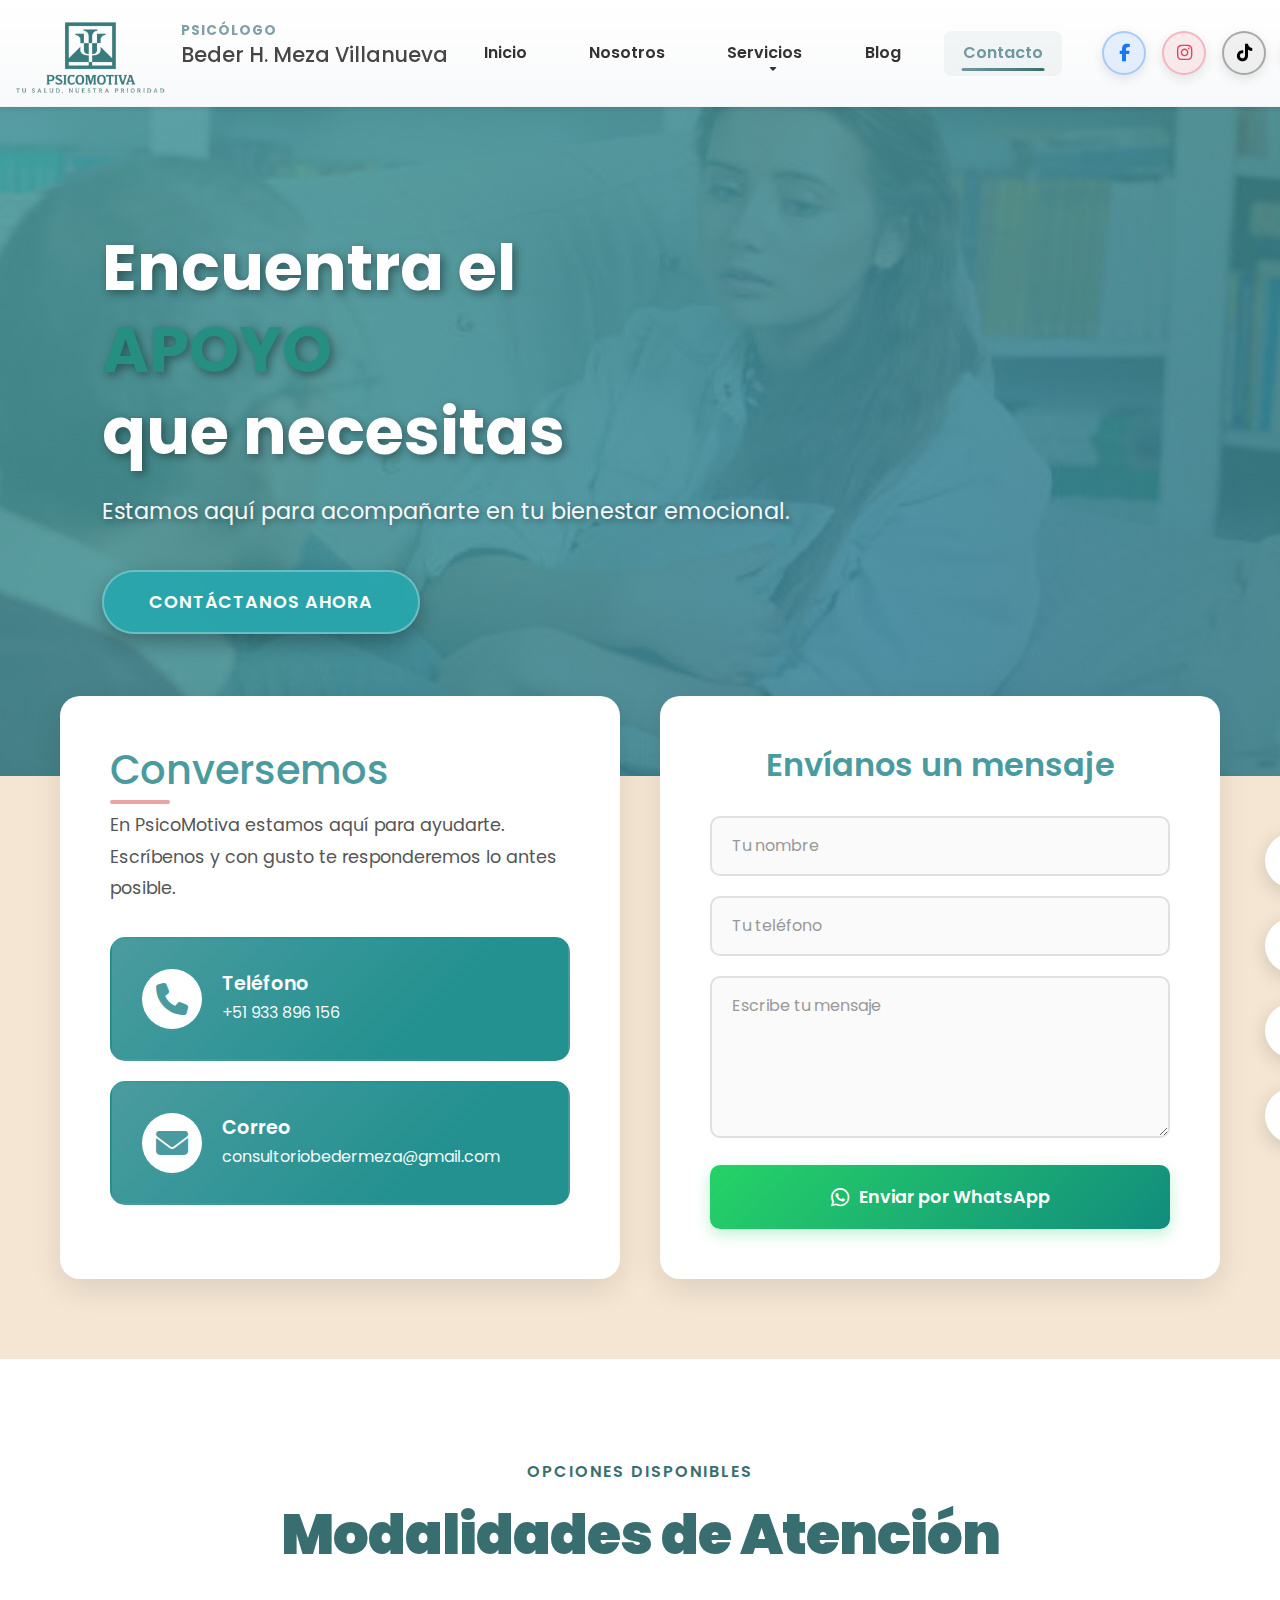
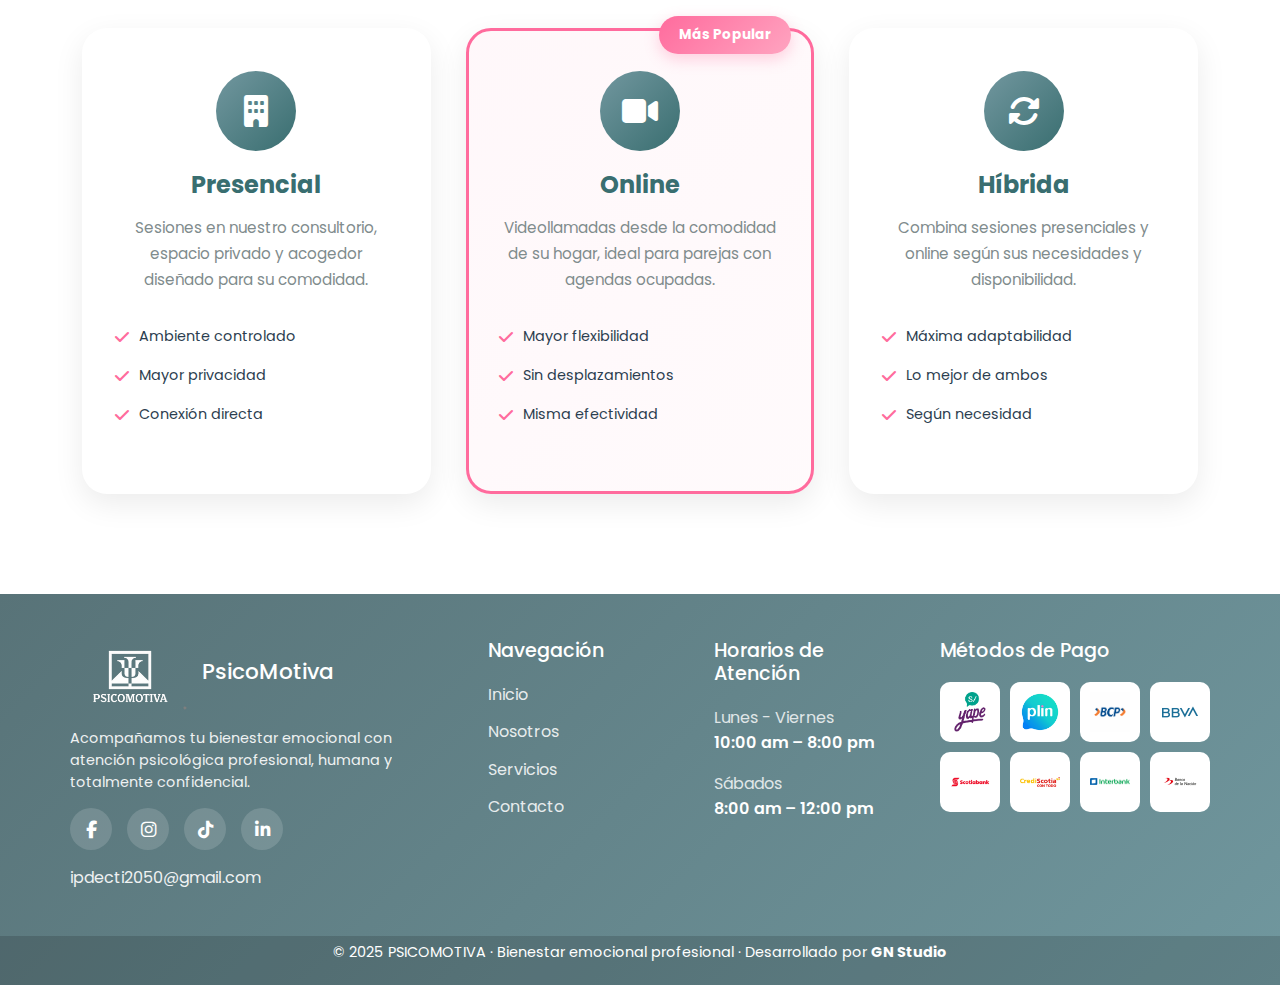
<file: Psicologia/contacto.html>
<!DOCTYPE html>
<html lang="es">
  <head>
    <meta charset="UTF-8" />
    <meta name="viewport" content="width=device-width, initial-scale=1.0" />
    <title>Contáctanos | PsicoMotiva</title>
    <link rel="icon" type="image/png" href="img/icon.png" />
    
    <!-- Google Fonts -->
    <link rel="preconnect" href="https://fonts.googleapis.com" />
    <link rel="preconnect" href="https://fonts.gstatic.com" crossorigin />
    <link href="https://fonts.googleapis.com/css2?family=Poppins:wght@400;500;600;700&display=swap" rel="stylesheet" />

    <!-- Bootstrap CSS -->
    <link href="https://cdn.jsdelivr.net/npm/bootstrap@5.3.2/dist/css/bootstrap.min.css" rel="stylesheet" />

    <!-- Font Awesome -->
    <link rel="stylesheet" href="https://cdnjs.cloudflare.com/ajax/libs/font-awesome/6.5.0/css/all.min.css" />
    
    <!-- CSS -->
     <link rel="stylesheet" href="CSS/TerapiaPareja.css">
    <link rel="stylesheet" href="CSS/index.css">
    <link rel="stylesheet" href="CSS/contacto.css" />
  </head>
  
  <body>
    <!-- NAVBAR -->
    <nav class="navbar navbar-expand-lg navbar-light bg-white shadow-sm fixed-top">
      <div class="container">
        <a class="navbar-brand d-flex align-items-center" href="index.html">
          <img src="img/logo2.png" alt="PsicoMotiva Logo" class="logo-img" />
          <div class="brand-text ms-3">
            <div class="brand-title">PSICÓLOGO</div>
            <div class="brand-name">Beder H. Meza Villanueva</div>
          </div>
        </a>

        <button class="navbar-toggler" type="button" data-bs-toggle="collapse" data-bs-target="#navbarNav">
          <span class="navbar-toggler-icon"></span>
        </button>

        <div class="collapse navbar-collapse" id="navbarNav">
          <ul class="navbar-nav mx-auto">
            <li class="nav-item">
              <a class="nav-link" href="index.html">Inicio</a>
            </li>
            <li class="nav-item">
              <a class="nav-link" href="nosotros.html">Nosotros</a>
            </li>
            <li class="nav-item dropdown">
              <a class="nav-link dropdown-toggle" href="servicios.html" id="serviciosDropdown" role="button" data-bs-toggle="dropdown">
                Servicios
              </a>
              <ul class="dropdown-menu dropdown-menu-custom" aria-labelledby="serviciosDropdown">
                <li>
                  <a class="dropdown-item" href="servicios.html">
                    <i class="fas fa-clinic-medical me-2"></i>
                    Servicios Generales
                  </a>
                </li>
                <li><hr class="dropdown-divider" /></li>
                <li>
                  <a class="dropdown-item" href="TerapiaAns.html">
                    <i class="fas fa-heart-pulse me-2"></i>
                    Terapia para la Ansiedad
                  </a>
                </li>
                <li>
                  <a class="dropdown-item" href="TerapiaDep.html">
                    <i class="fas fa-brain me-2"></i>
                    Terapia para la Depresión
                  </a>
                </li>
                <li>
                  <a class="dropdown-item" href="TerapiaPareja.html">
                    <i class="fas fa-heart me-2"></i>
                    Terapia de Pareja
                  </a>
                </li>
              </ul>
            </li>
            <li class="nav-item">
              <a class="nav-link" href="blog.html">Blog</a>
            </li>
            <li class="nav-item">
              <a class="nav-link active" href="contacto.html">Contacto</a>
            </li>
          </ul>

          <div class="social-icons">
            <a href="https://www.facebook.com/tupagina" target="_blank" class="social-link facebook" aria-label="Facebook">
              <i class="fab fa-facebook-f"></i>
            </a>
            <a href="https://www.instagram.com/tupagina" target="_blank" class="social-link instagram" aria-label="Instagram">
              <i class="fab fa-instagram"></i>
            </a>
            <a href="https://www.tiktok.com/@tupagina" target="_blank" class="social-link tiktok" aria-label="TikTok">
              <i class="fab fa-tiktok"></i>
            </a>
            <a href="https://www.linkedin.com/company/tupagina" target="_blank" class="social-link linkedin" aria-label="LinkedIn">
              <i class="fab fa-linkedin-in"></i>
            </a>
          </div>
        </div>
      </div>
    </nav>

    <main>
      <!-- HERO -->
      <section class="contact-hero">
        <div class="hero-overlay"></div>
        <div class="hero-content">
          <h1>
            <span class="text-white">Encuentra el</span> 
            <span class="text-highlight">APOYO</span>
            <span class="text-white">que necesitas</span>
          </h1>
          <p>Estamos aquí para acompañarte en tu bienestar emocional.</p>
          <a href="#contacto" class="hero-btn">CONTÁCTANOS AHORA</a>
        </div>
      </section>

      <!-- CONTACTO -->
     <!-- CONTACTO -->
<section class="contact-container" id="contacto">
  <!-- Iconos flotantes -->
  <div class="floating-social">
    <a href="https://www.facebook.com/tupagina" target="_blank" class="floating-icon facebook" aria-label="Facebook">
      <i class="fab fa-facebook-f"></i>
    </a>
    <a href="https://www.instagram.com/tupagina" target="_blank" class="floating-icon instagram" aria-label="Instagram">
      <i class="fab fa-instagram"></i>
    </a>
    <a href="https://www.tiktok.com/@tupagina" target="_blank" class="floating-icon tiktok" aria-label="TikTok">
      <i class="fab fa-tiktok"></i>
    </a>
    <a href="https://www.linkedin.com/company/tupagina" target="_blank" class="floating-icon linkedin" aria-label="LinkedIn">
      <i class="fab fa-linkedin-in"></i>
    </a>
  </div>

  <div class="contact-left">
    <h2>Conversemos</h2>
    <p>
      En PsicoMotiva estamos aquí para ayudarte. Escríbenos y con gusto
      te responderemos lo antes posible.
    </p>

    <div class="info-cards">
      <div class="info-card">
        <i class="fas fa-phone"></i>
        <div>
          <h4>Teléfono</h4>
          <span>+51 933 896 156</span>
        </div>
      </div>

      <div class="info-card">
        <i class="fas fa-envelope"></i>
        <div>
          <h4>Correo</h4>
          <span>consultoriobedermeza@gmail.com</span>
        </div>
      </div>
    </div>
  </div>

  <div class="contact-form">
    <h3>Envíanos un mensaje</h3>

    <input type="text" id="nombre" placeholder="Tu nombre" required />
    <input type="tel" id="telefono" placeholder="Tu teléfono" required />
    <textarea id="mensaje" rows="5" placeholder="Escribe tu mensaje" required></textarea>

    <button type="button" onclick="enviarWhatsApp()">
      <i class="fab fa-whatsapp"></i> Enviar por WhatsApp
    </button>
  </div>
</section>

    </main>
<!-- PLATAFORMAS DE ATENCIÓN -->
  <section class="modalidades-section">
            <div class="container">
                <div class="section-header">
                    <span class="section-tag">OPCIONES DISPONIBLES</span>
                    <h2 class="section-title">Modalidades de Atención</h2>
                </div>

                <div class="modalidades-grid">
                    <div class="modalidad-card">
                        <div class="modalidad-icon">
                            <i class="fas fa-building"></i>
                        </div>
                        <h3>Presencial</h3>
                        <p>Sesiones en nuestro consultorio, espacio privado y acogedor diseñado para su comodidad.</p>
                        <ul class="modalidad-beneficios">
                            <li><i class="fas fa-check"></i> Ambiente controlado</li>
                            <li><i class="fas fa-check"></i> Mayor privacidad</li>
                            <li><i class="fas fa-check"></i> Conexión directa</li>
                        </ul>
                    </div>

                    <div class="modalidad-card destacada">
                        <div class="badge-popular">Más Popular</div>
                        <div class="modalidad-icon">
                            <i class="fas fa-video"></i>
                        </div>
                        <h3>Online</h3>
                        <p>Videollamadas desde la comodidad de su hogar, ideal para parejas con agendas ocupadas.</p>
                        <ul class="modalidad-beneficios">
                            <li><i class="fas fa-check"></i> Mayor flexibilidad</li>
                            <li><i class="fas fa-check"></i> Sin desplazamientos</li>
                            <li><i class="fas fa-check"></i> Misma efectividad</li>
                        </ul>
                    </div>

                    <div class="modalidad-card">
                        <div class="modalidad-icon">
                            <i class="fas fa-sync-alt"></i>
                        </div>
                        <h3>Híbrida</h3>
                        <p>Combina sesiones presenciales y online según sus necesidades y disponibilidad.</p>
                        <ul class="modalidad-beneficios">
                            <li><i class="fas fa-check"></i> Máxima adaptabilidad</li>
                            <li><i class="fas fa-check"></i> Lo mejor de ambos</li>
                            <li><i class="fas fa-check"></i> Según necesidad</li>
                        </ul>
                    </div>
                </div>
            </div>
        </section>

  <!-- FOOTER -->
    <footer class="footer-creative">
        <div class="footer-container">
            <div class="footer-brand">
                <div class="brand-header">
                    <img src="img/logof.png" alt="PsicoMotiva">
                    <h2>PsicoMotiva</h2>
                </div>
                <p class="brand-text">
                    Acompañamos tu bienestar emocional con atención psicológica
                    profesional, humana y totalmente confidencial.
                </p>
                <div class="footer-social">
                    <a href="#" class="social facebook"><i class="fab fa-facebook-f"></i></a>
                    <a href="#" class="social instagram"><i class="fab fa-instagram"></i></a>
                    <a href="#" class="social tiktok"><i class="fab fa-tiktok"></i></a>
                    <a href="#" class="social linkedin"><i class="fab fa-linkedin-in"></i></a>
                </div>
                <span class="footer-email">
                    <a href="mailto:ipdecti2050@gmail.com">ipdecti2050@gmail.com</a>
                </span>
            </div>

            <div class="footer-nav">
                <h4>Navegación</h4>
                <a href="index.html">Inicio</a>
                <a href="nosotros.html">Nosotros</a>
                <a href="servicios.html">Servicios</a>
                <a href="contacto.html">Contacto</a>
            </div>

            <div class="footer-hours">
                <h4>Horarios de Atención</h4>
                <div class="hour-item">
                    <span>Lunes - Viernes</span>
                    <strong>10:00 am – 8:00 pm</strong>
                </div>
                <div class="hour-item">
                    <span>Sábados</span>
                    <strong>8:00 am – 12:00 pm</strong>
                </div>
            </div>

            <div class="footer-payments">
                <h4>Métodos de Pago</h4>
                <div class="payment-grid">
                    <img src="img/yape.png" alt="Yape" data-banco="yape">
                    <img src="img/plin.png" alt="Plin" data-banco="plin">
                    <img src="img/bcp.png" alt="BCP" data-banco="bcp">
                    <img src="img/bbva.png" alt="BBVA" data-banco="bbva">
                    <img src="img/scotiabank.png" alt="Scotiabank" data-banco="scotiabank">
                    <img src="img/crediscotia.png" alt="CrediScotia" data-banco="crediscotia">
                    <img src="img/interbank.png" alt="Interbank" data-banco="interbank">
                    <img src="img/banco-nacion.png" alt="Banco de la Nación" data-banco="banconacion">
                </div>
            </div>
        </div>

        <div class="footer-bottom">
            <p> © 2025 PSICOMOTIVA · Bienestar emocional profesional · 
        Desarrollado por <strong>GN Studio</strong></p>
        </div>
    </footer>

    <!-- MODAL -->
    <div class="modal-overlay" id="modalBanco">
        <div class="modal-content">
            <button class="modal-close" id="closeModal">
                <i class="fas fa-times"></i>
            </button>

            <h2 class="modal-title">¡CONECTA CONTIGO, DESDE AHORA!</h2>
            <p class="modal-subtitle">Realiza tu depósito o transferencia a nuestra cuenta <strong id="bancoNombre">BBVA</strong> y da el primer paso hacia tu bienestar emocional.</p>

            <div class="banco-logo">
                <img id="bancoLogo" src="img/bbva.png" alt="Banco">
            </div>

            <div id="cuentasContainer">
                <!-- Se llenará dinámicamente -->
            </div>

            <div class="titular-info">
                <i class="fas fa-user"></i>
                <span class="titular-nombre">A nombre de: Beder Henry Meza V.</span>
            </div>

            <p class="modal-footer-text">
                Luego de realizar el pago, envíanos tu comprobante por WhatsApp para confirmar tu sesión.
            </p>
        </div>
    </div>
   <script src="JS/TerapiaPareja.js"></script>

    <!-- Bootstrap JS -->
    <script src="https://cdn.jsdelivr.net/npm/bootstrap@5.3.2/dist/js/bootstrap.bundle.min.js"></script>
    <!-- Custom JS -->
    <script src="JS/contacto.js"></script>
  </body>
</html>
</file>
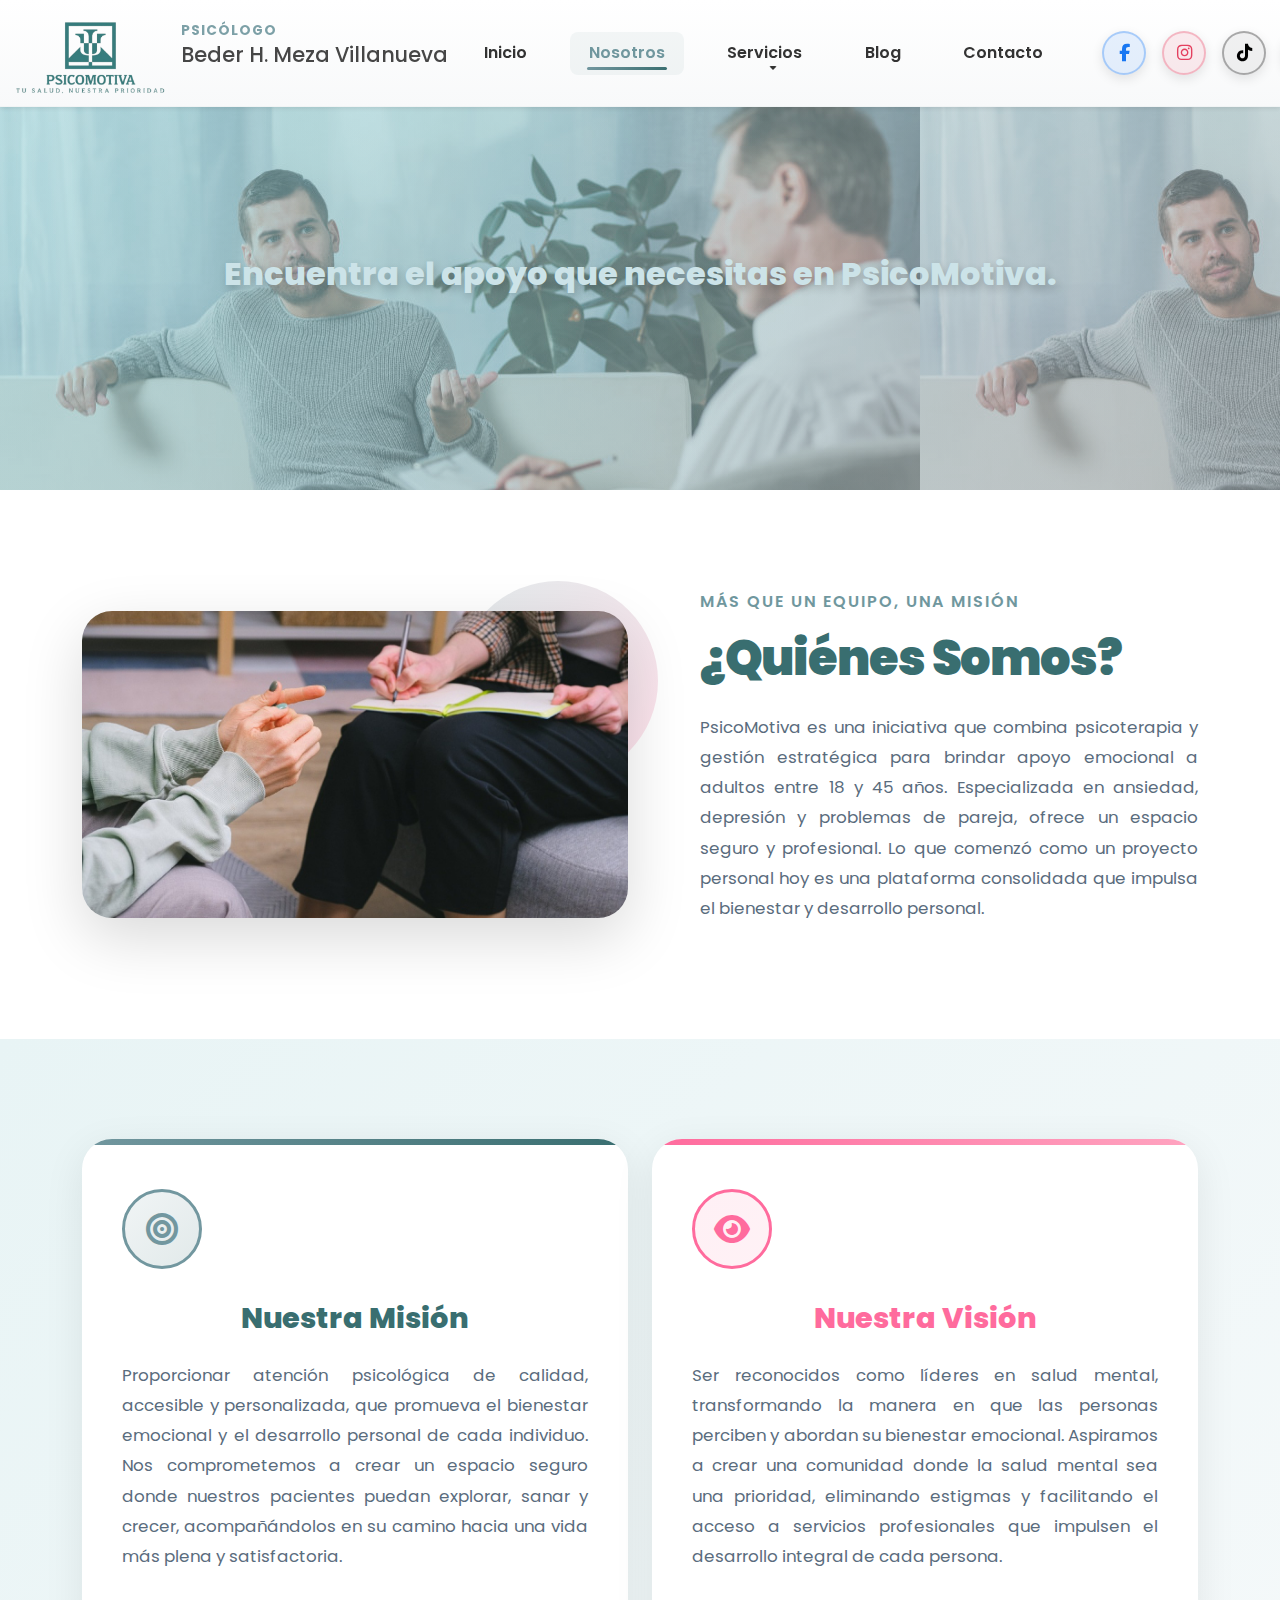
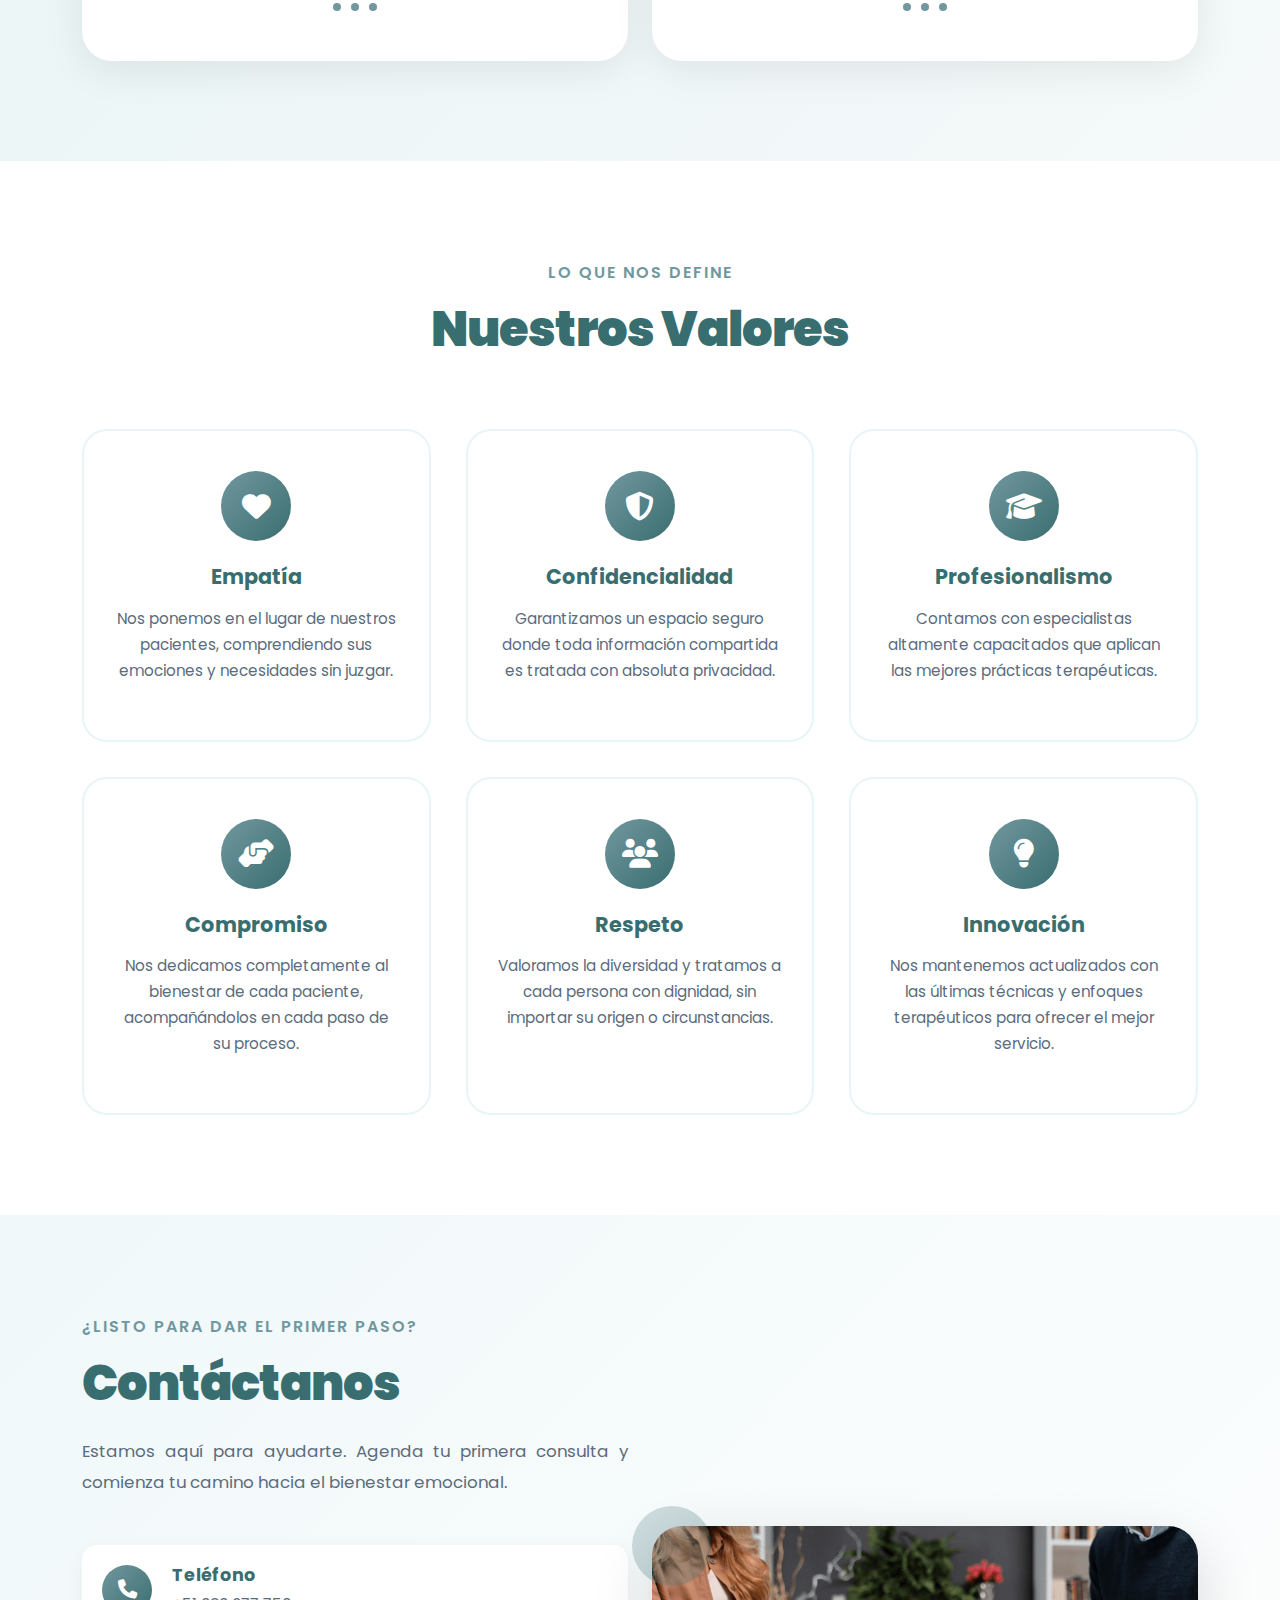
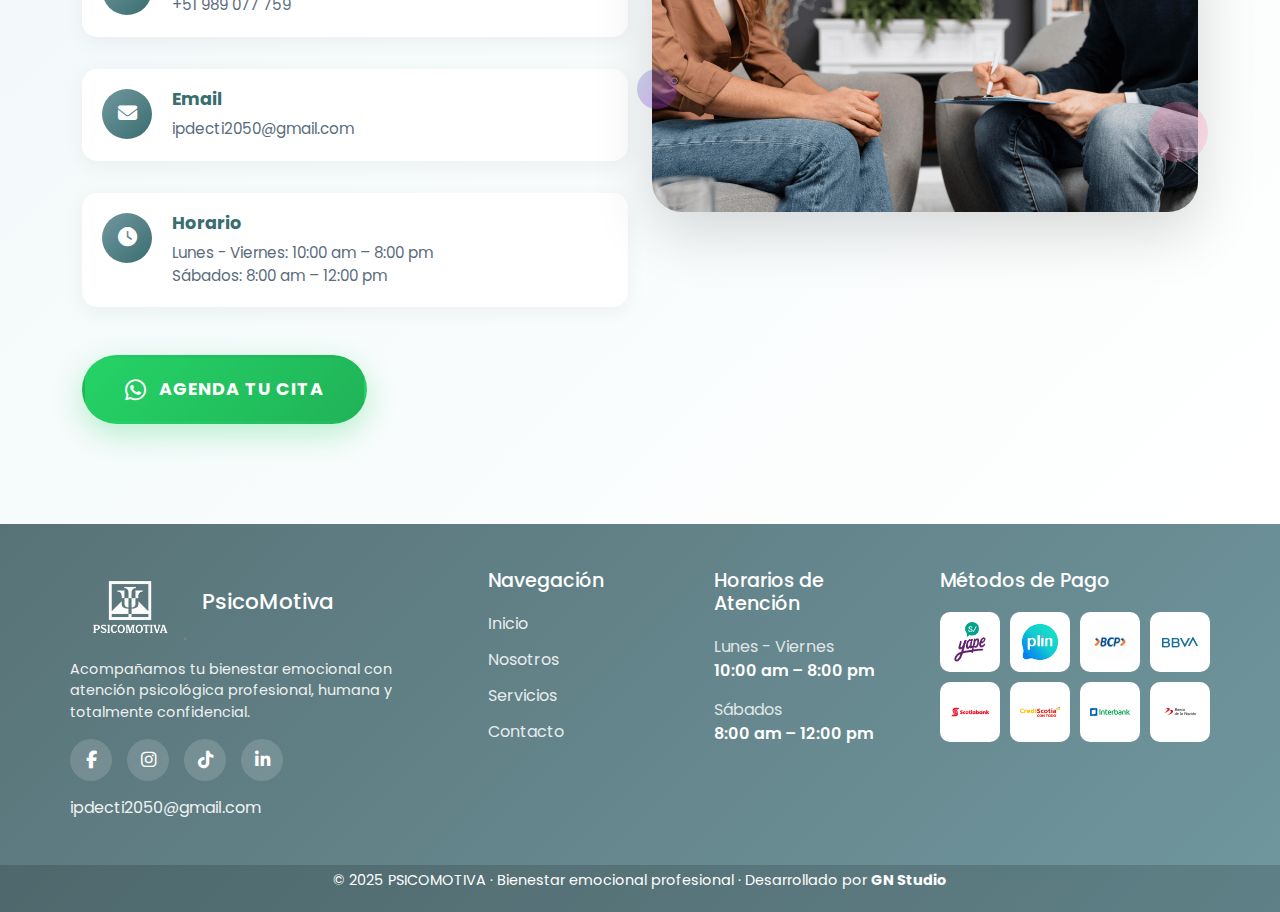
<file: Psicologia/nosotros.html>
<!DOCTYPE html>
<html lang="es">
<head>
    <meta charset="UTF-8" />
    <meta name="viewport" content="width=device-width, initial-scale=1.0" />
    <title>Nosotros - PsicoMotiva</title>
    <link rel="icon" type="image/png" href="img/icon.png" />
    
    <!-- Google Fonts -->
    <link rel="preconnect" href="https://fonts.googleapis.com" />
    <link rel="preconnect" href="https://fonts.gstatic.com" crossorigin />
    <link href="https://fonts.googleapis.com/css2?family=Poppins:wght@400;500;600;700;800;900&display=swap" rel="stylesheet" />

    <!-- Bootstrap CSS -->
    <link href="https://cdn.jsdelivr.net/npm/bootstrap@5.3.2/dist/css/bootstrap.min.css" rel="stylesheet" />

    <!-- Bootstrap Icons -->
    <link rel="stylesheet" href="https://cdn.jsdelivr.net/npm/bootstrap-icons@1.11.1/font/bootstrap-icons.css" />

    <!-- Font Awesome -->
    <link rel="stylesheet" href="https://cdnjs.cloudflare.com/ajax/libs/font-awesome/6.4.2/css/all.min.css" />

    <!-- CSS Principal (para header y footer) -->
    <link rel="stylesheet" href="CSS/index.css" />
    
    <!-- CSS de Nosotros -->
    <link rel="stylesheet" href="CSS/nosotros.css" />
</head>
<body>
    <!-- HEADER - Copiado del principal.html -->
    <nav class="navbar navbar-expand-lg navbar-light bg-white shadow-sm fixed-top">
        <div class="container">
            <a class="navbar-brand d-flex align-items-center" href="index.html">
                <img src="img/logo2.png" alt="PsicoMotiva Logo" class="logo-img" />
                <div class="brand-text ms-3">
                    <div class="brand-title">PSICÓLOGO</div>
                    <div class="brand-name">Beder H. Meza Villanueva</div>
                </div>
            </a>

            <button class="navbar-toggler" type="button" data-bs-toggle="collapse" data-bs-target="#navbarNav">
                <span class="navbar-toggler-icon"></span>
            </button>

            <div class="collapse navbar-collapse" id="navbarNav">
                <ul class="navbar-nav mx-auto">
                    <li class="nav-item">
                        <a class="nav-link" href="index.html">Inicio</a>
                    </li>
                    <li class="nav-item">
                        <a class="nav-link active" href="nosotros.html">Nosotros</a>
                    </li>
                    <li class="nav-item dropdown">
                        <a class="nav-link dropdown-toggle" href="servicios.html" id="serviciosDropdown" role="button" data-bs-toggle="dropdown" aria-expanded="false">
                            Servicios
                        </a>
                        <ul class="dropdown-menu dropdown-menu-custom" aria-labelledby="serviciosDropdown">
                            <li>
                                <a class="dropdown-item" href="servicios.html">
                                    <i class="fas fa-clinic-medical me-2"></i>
                                    Servicios Generales
                                </a>
                            </li>
                            <li><hr class="dropdown-divider" /></li>
                            <li>
                                <a class="dropdown-item" href="TerapiaAns.html">
                                    <i class="fas fa-heart-pulse me-2"></i>
                                    Terapia para la Ansiedad
                                </a>
                            </li>
                            <li>
                                <a class="dropdown-item" href="TerapiaDep.html">
                                    <i class="fas fa-brain me-2"></i>
                                    Terapia para la Depresión
                                </a>
                            </li>
                            <li>
                                <a class="dropdown-item" href="TerapiaPareja.html">
                                    <i class="fas fa-heart me-2"></i>
                                    Terapia de Pareja
                                </a>
                            </li>
                        </ul>
                    </li>
                    <li class="nav-item">
                        <a class="nav-link" href="blog.html">Blog</a>
                    </li>
                    <li class="nav-item">
                        <a class="nav-link" href="contacto.html">Contacto</a>
                    </li>
                </ul>

                <div class="social-icons">
                    <a href="https://www.facebook.com/tupagina" target="_blank" class="social-link facebook" aria-label="Facebook">
                        <i class="fab fa-facebook-f"></i>
                    </a>
                    <a href="https://www.instagram.com/tupagina" target="_blank" class="social-link instagram" aria-label="Instagram">
                        <i class="fab fa-instagram"></i>
                    </a>
                    <a href="https://www.tiktok.com/@tupagina" target="_blank" class="social-link tiktok" aria-label="TikTok">
                        <i class="fab fa-tiktok"></i>
                    </a>
                    <a href="https://www.linkedin.com/company/tupagina" target="_blank" class="social-link linkedin" aria-label="LinkedIn">
                        <i class="fab fa-linkedin-in"></i>
                    </a>
                </div>
            </div>
        </div>
    </nav>

    <!-- CONTENIDO PRINCIPAL -->
    <main>
        <!-- Hero Section -->
        <section class="hero-nosotros" style="background-image: url('img/s1.jpg');">
            <div class="hero-overlay"></div>
            <div class="hero-overlay"></div>
            <div class="container">
                <div class="hero-content">
                   <!--   <h1 class="hero-title">NOSOTROS</h1>-->
                    <p class="hero-subtitle">Encuentra el apoyo que necesitas en PsicoMotiva.</p>
                </div>
            </div>
        </section>

        <!-- Quiénes Somos -->
        <section class="quienes-somos">
            <div class="container">
                <div class="row align-items-center">
                    <div class="col-lg-6">
                        <div class="image-container">
                            <img src="img/n2.jpg" alt="Equipo PsicoContigo" class="main-image">
                            <div class="decorative-circle"></div>
                        </div>
                    </div>
                    <div class="col-lg-6">
                        <div class="content-box">
                            <span class="section-tag">Más que un equipo, una misión</span>
                            <h2 class="section-title">¿Quiénes Somos?</h2>
                            <p class="section-text">
                                PsicoMotiva es una iniciativa que combina psicoterapia y gestión 
                                estratégica para brindar apoyo emocional a adultos entre 18 y 45 
                                años. Especializada en ansiedad, depresión y problemas de pareja, 
                                ofrece un espacio seguro y profesional. Lo que comenzó como un 
                                proyecto personal hoy es una plataforma consolidada que impulsa 
                                el bienestar y desarrollo personal.
                            </p>
                        </div>
                    </div>
                </div>
            </div>
        </section>

        <!-- Misión y Visión -->
        <section class="mision-vision">
            <div class="container">
                <div class="row g-4">
                    <!-- Misión -->
                    <div class="col-lg-6">
                        <div class="mv-card mision-card">
                            <div class="mv-icon">
                                <i class="fas fa-bullseye"></i>
                            </div>
                            <h3 class="mv-title">Nuestra Misión</h3>
                            <p class="mv-text">
                                Proporcionar atención psicológica de calidad, accesible y personalizada, 
                                que promueva el bienestar emocional y el desarrollo personal de cada 
                                individuo. Nos comprometemos a crear un espacio seguro donde nuestros 
                                pacientes puedan explorar, sanar y crecer, acompañándolos en su camino 
                                hacia una vida más plena y satisfactoria.
                            </p>
                            <div class="decorative-dots">
                                <span></span>
                                <span></span>
                                <span></span>
                            </div>
                        </div>
                    </div>

                    <!-- Visión -->
                    <div class="col-lg-6">
                        <div class="mv-card vision-card">
                            <div class="mv-icon">
                                <i class="fas fa-eye"></i>
                            </div>
                            <h3 class="mv-title">Nuestra Visión</h3>
                            <p class="mv-text">
                                Ser reconocidos como líderes en salud mental, transformando la manera 
                                en que las personas perciben y abordan su bienestar emocional. Aspiramos 
                                a crear una comunidad donde la salud mental sea una prioridad, eliminando 
                                estigmas y facilitando el acceso a servicios profesionales que impulsen 
                                el desarrollo integral de cada persona.
                            </p>
                            <div class="decorative-dots">
                                <span></span>
                                <span></span>
                                <span></span>
                            </div>
                        </div>
                    </div>
                </div>
            </div>
        </section>

        <!-- Valores -->
        <section class="valores-section">
            <div class="container">
                <div class="section-header">
                    <span class="section-tag">Lo que nos define</span>
                    <h2 class="section-title">Nuestros Valores</h2>
                </div>

                <div class="valores-grid">
                    <!-- Valor 1 -->
                    <div class="valor-card">
                        <div class="valor-icon">
                            <i class="fas fa-heart"></i>
                        </div>
                        <h4 class="valor-title">Empatía</h4>
                        <p class="valor-text">
                            Nos ponemos en el lugar de nuestros pacientes, comprendiendo 
                            sus emociones y necesidades sin juzgar.
                        </p>
                    </div>

                    <!-- Valor 2 -->
                    <div class="valor-card">
                        <div class="valor-icon">
                            <i class="fas fa-shield-alt"></i>
                        </div>
                        <h4 class="valor-title">Confidencialidad</h4>
                        <p class="valor-text">
                            Garantizamos un espacio seguro donde toda información 
                            compartida es tratada con absoluta privacidad.
                        </p>
                    </div>

                    <!-- Valor 3 -->
                    <div class="valor-card">
                        <div class="valor-icon">
                            <i class="fas fa-graduation-cap"></i>
                        </div>
                        <h4 class="valor-title">Profesionalismo</h4>
                        <p class="valor-text">
                            Contamos con especialistas altamente capacitados que 
                            aplican las mejores prácticas terapéuticas.
                        </p>
                    </div>

                    <!-- Valor 4 -->
                    <div class="valor-card">
                        <div class="valor-icon">
                            <i class="fas fa-hands-helping"></i>
                        </div>
                        <h4 class="valor-title">Compromiso</h4>
                        <p class="valor-text">
                            Nos dedicamos completamente al bienestar de cada paciente, 
                            acompañándolos en cada paso de su proceso.
                        </p>
                    </div>

                    <!-- Valor 5 -->
                    <div class="valor-card">
                        <div class="valor-icon">
                            <i class="fas fa-users"></i>
                        </div>
                        <h4 class="valor-title">Respeto</h4>
                        <p class="valor-text">
                            Valoramos la diversidad y tratamos a cada persona con 
                            dignidad, sin importar su origen o circunstancias.
                        </p>
                    </div>

                    <!-- Valor 6 -->
                    <div class="valor-card">
                        <div class="valor-icon">
                            <i class="fas fa-lightbulb"></i>
                        </div>
                        <h4 class="valor-title">Innovación</h4>
                        <p class="valor-text">
                            Nos mantenemos actualizados con las últimas técnicas y 
                            enfoques terapéuticos para ofrecer el mejor servicio.
                        </p>
                    </div>
                </div>
            </div>
        </section>

        <!-- Contactanos -->
        <section class="contactanos-section">
            <div class="container">
                <div class="row align-items-center">
                    <div class="col-lg-6">
                        <div class="contacto-content">
                            <span class="section-tag">¿Listo para dar el primer paso?</span>
                            <h2 class="section-title">Contáctanos</h2>
                            <p class="section-text">
                                Estamos aquí para ayudarte. Agenda tu primera consulta 
                                y comienza tu camino hacia el bienestar emocional.
                            </p>

                            <div class="contact-info">
                                <div class="info-item">
                                    <div class="info-icon">
                                        <i class="fas fa-phone"></i>
                                    </div>
                                    <div class="info-content">
                                        <h5>Teléfono</h5>
                                        <p>+51 989 077 759</p>
                                    </div>
                                </div>

                                <div class="info-item">
                                    <div class="info-icon">
                                        <i class="fas fa-envelope"></i>
                                    </div>
                                    <div class="info-content">
                                        <h5>Email</h5>
                                        <p>ipdecti2050@gmail.com</p>
                                    </div>
                                </div>

                                <div class="info-item">
                                    <div class="info-icon">
                                        <i class="fas fa-clock"></i>
                                    </div>
                                    <div class="info-content">
                                        <h5>Horario</h5>
                                        <p>Lunes - Viernes: 10:00 am – 8:00 pm</p>
                                        <p>Sábados: 8:00 am – 12:00 pm</p>
                                    </div>
                                </div>
                            </div>

                            <a href="https://wa.me/51989077759" target="_blank" class="btn-contacto">
                                <i class="fab fa-whatsapp"></i>
                                Agenda tu Cita
                            </a>
                        </div>
                    </div>

                    <div class="col-lg-6">
                        <div class="contacto-image">
                            <img src="img/n1.png" alt="Contacto PsicoContigo">
                            <div class="floating-shapes">
                                <div class="shape shape-1"></div>
                                <div class="shape shape-2"></div>
                                <div class="shape shape-3"></div>
                            </div>
                        </div>
                    </div>
                </div>
            </div>
        </section>
    </main>
<!-- FOOTER -->
    <footer class="footer-creative">
        <div class="footer-container">
            <div class="footer-brand">
                <div class="brand-header">
                    <img src="img/logof.png" alt="PsicoMotiva">
                    <h2>PsicoMotiva</h2>
                </div>
                <p class="brand-text">
                    Acompañamos tu bienestar emocional con atención psicológica
                    profesional, humana y totalmente confidencial.
                </p>
                <div class="footer-social">
                    <a href="#" class="social facebook"><i class="fab fa-facebook-f"></i></a>
                    <a href="#" class="social instagram"><i class="fab fa-instagram"></i></a>
                    <a href="#" class="social tiktok"><i class="fab fa-tiktok"></i></a>
                    <a href="#" class="social linkedin"><i class="fab fa-linkedin-in"></i></a>
                </div>
                <span class="footer-email">
                    <a href="mailto:ipdecti2050@gmail.com">ipdecti2050@gmail.com</a>
                </span>
            </div>

            <div class="footer-nav">
                <h4>Navegación</h4>
                <a href="index.html">Inicio</a>
                <a href="nosotros.html">Nosotros</a>
                <a href="servicios.html">Servicios</a>
                <a href="contacto.html">Contacto</a>
            </div>

            <div class="footer-hours">
                <h4>Horarios de Atención</h4>
                <div class="hour-item">
                    <span>Lunes - Viernes</span>
                    <strong>10:00 am – 8:00 pm</strong>
                </div>
                <div class="hour-item">
                    <span>Sábados</span>
                    <strong>8:00 am – 12:00 pm</strong>
                </div>
            </div>

            <div class="footer-payments">
                <h4>Métodos de Pago</h4>
                <div class="payment-grid">
                    <img src="img/yape.png" alt="Yape" data-banco="yape">
                    <img src="img/plin.png" alt="Plin" data-banco="plin">
                    <img src="img/bcp.png" alt="BCP" data-banco="bcp">
                    <img src="img/bbva.png" alt="BBVA" data-banco="bbva">
                    <img src="img/scotiabank.png" alt="Scotiabank" data-banco="scotiabank">
                    <img src="img/crediscotia.png" alt="CrediScotia" data-banco="crediscotia">
                    <img src="img/interbank.png" alt="Interbank" data-banco="interbank">
                    <img src="img/banco-nacion.png" alt="Banco de la Nación" data-banco="banconacion">
                </div>
            </div>
        </div>

        <div class="footer-bottom">
             <p> © 2025 PSICOMOTIVA · Bienestar emocional profesional · 
        Desarrollado por <strong>GN Studio</strong></p>
        </div>
    </footer>

    <!-- MODAL -->
    <div class="modal-overlay" id="modalBanco">
        <div class="modal-content">
            <button class="modal-close" id="closeModal">
                <i class="fas fa-times"></i>
            </button>

            <h2 class="modal-title">¡CONECTA CONTIGO, DESDE AHORA!</h2>
            <p class="modal-subtitle">Realiza tu depósito o transferencia a nuestra cuenta <strong id="bancoNombre">BBVA</strong> y da el primer paso hacia tu bienestar emocional.</p>

            <div class="banco-logo">
                <img id="bancoLogo" src="img/bbva.png" alt="Banco">
            </div>

            <div id="cuentasContainer">
                <!-- Se llenará dinámicamente -->
            </div>

            <div class="titular-info">
                <i class="fas fa-user"></i>
                <span class="titular-nombre">A nombre de: Beder Henry Meza V.</span>
            </div>

            <p class="modal-footer-text">
                Luego de realizar el pago, envíanos tu comprobante por WhatsApp para confirmar tu sesión.
            </p>
        </div>
    </div>
   <script src="JS/TerapiaPareja.js"></script>
    <!-- Bootstrap JS -->
    <script src="https://cdn.jsdelivr.net/npm/bootstrap@5.3.2/dist/js/bootstrap.bundle.min.js"></script>
</body>
</html>
</file>
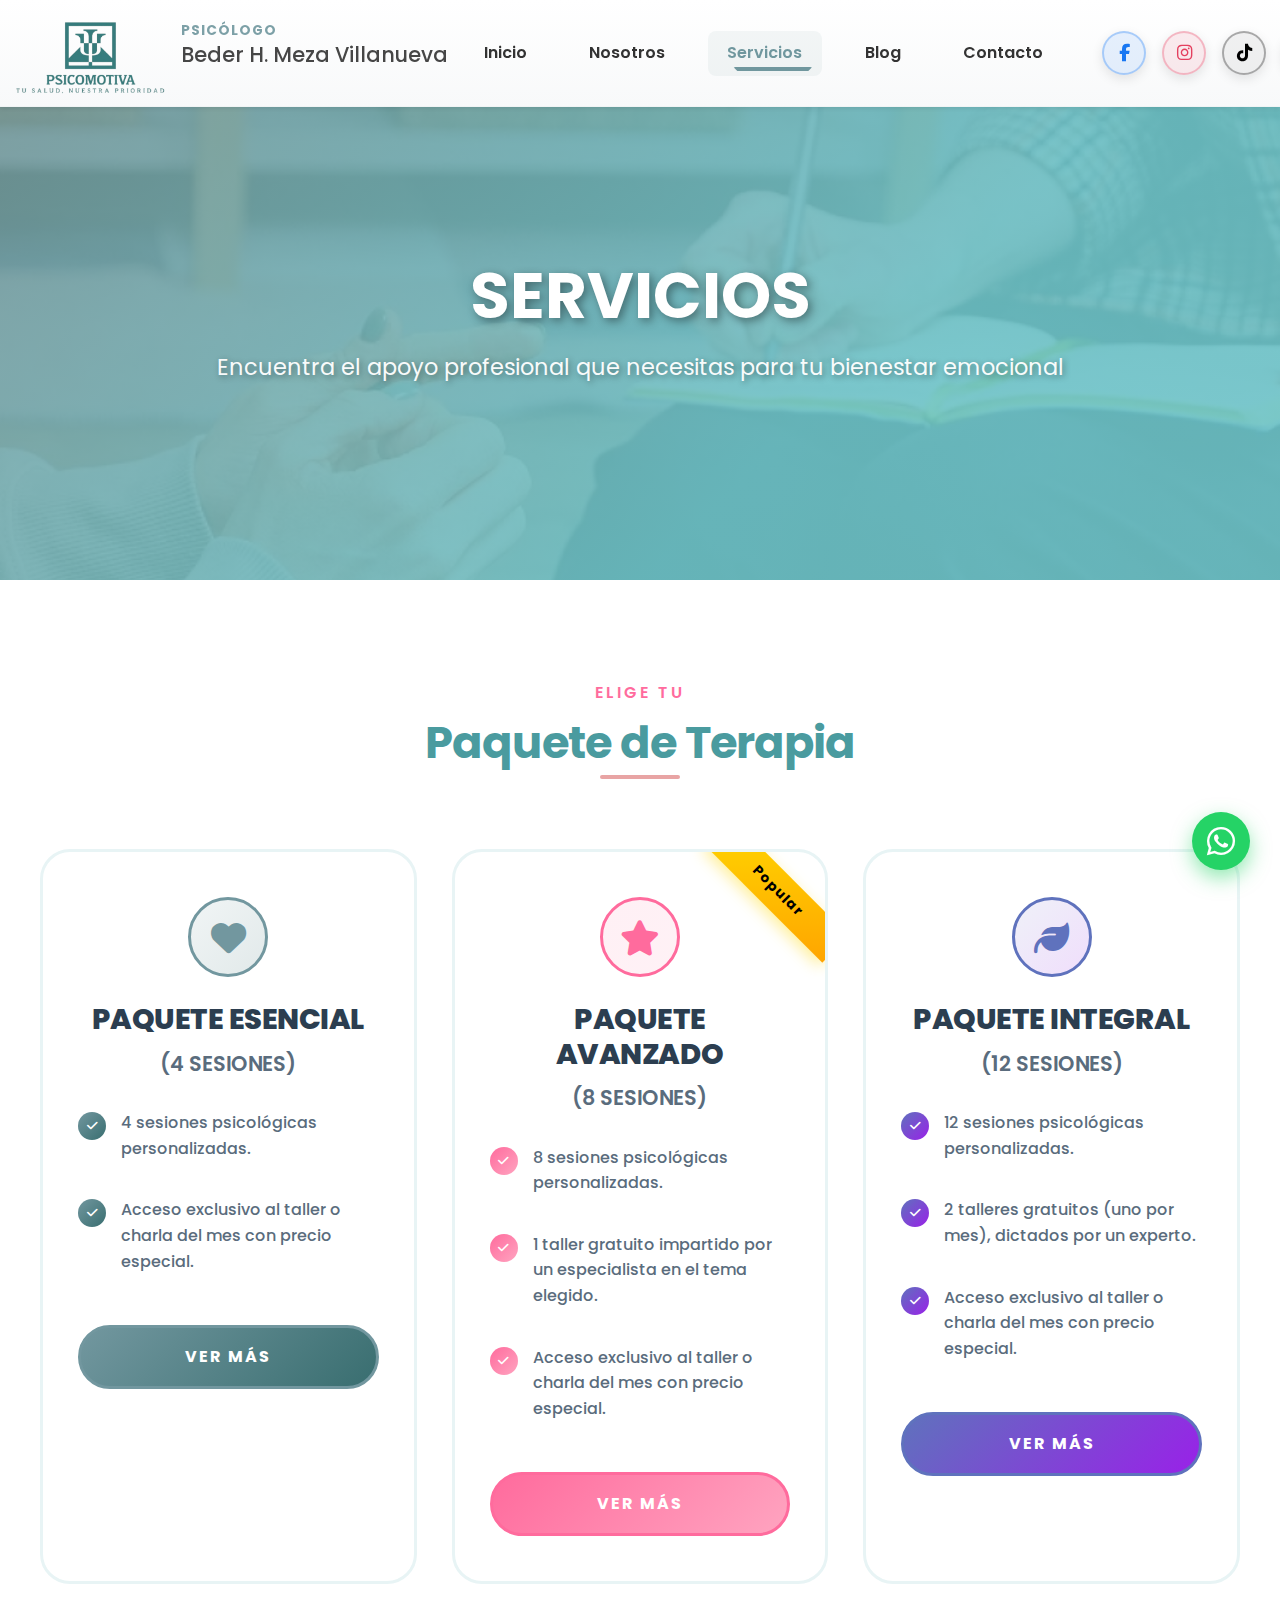
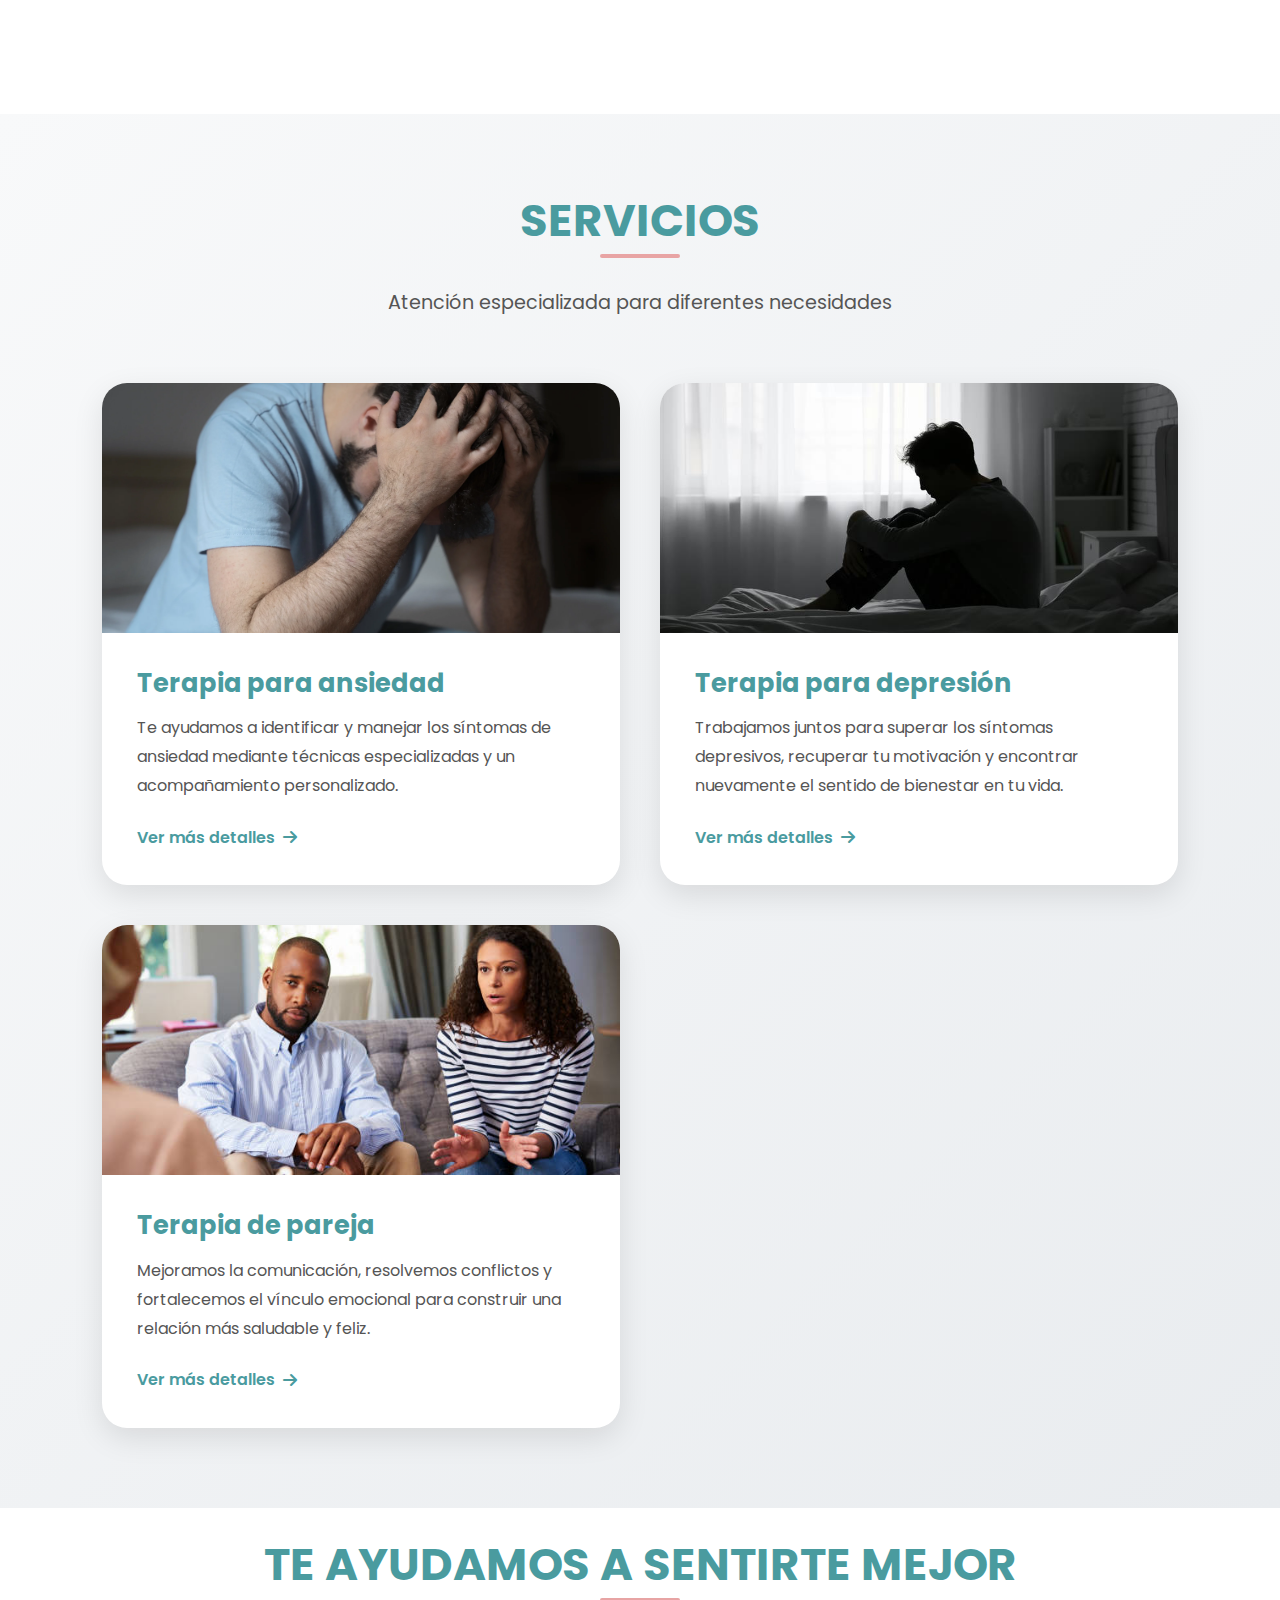
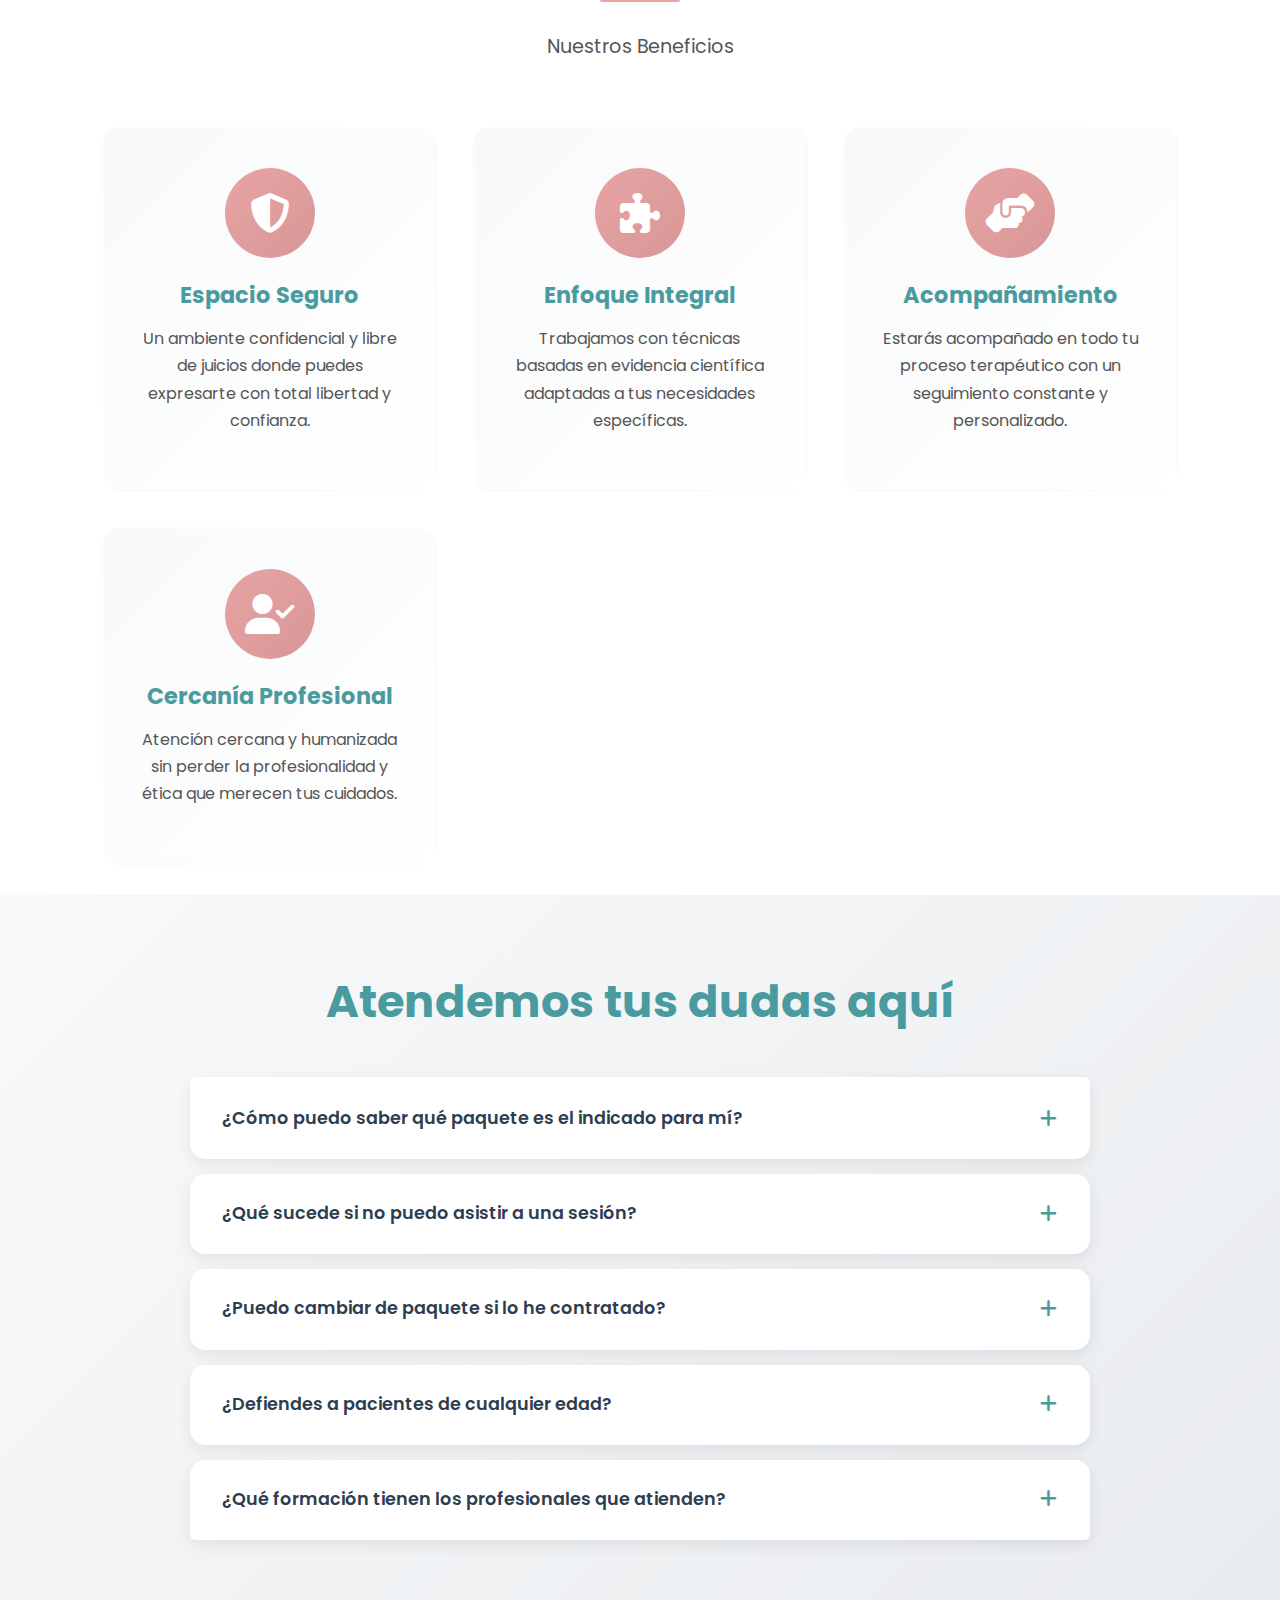
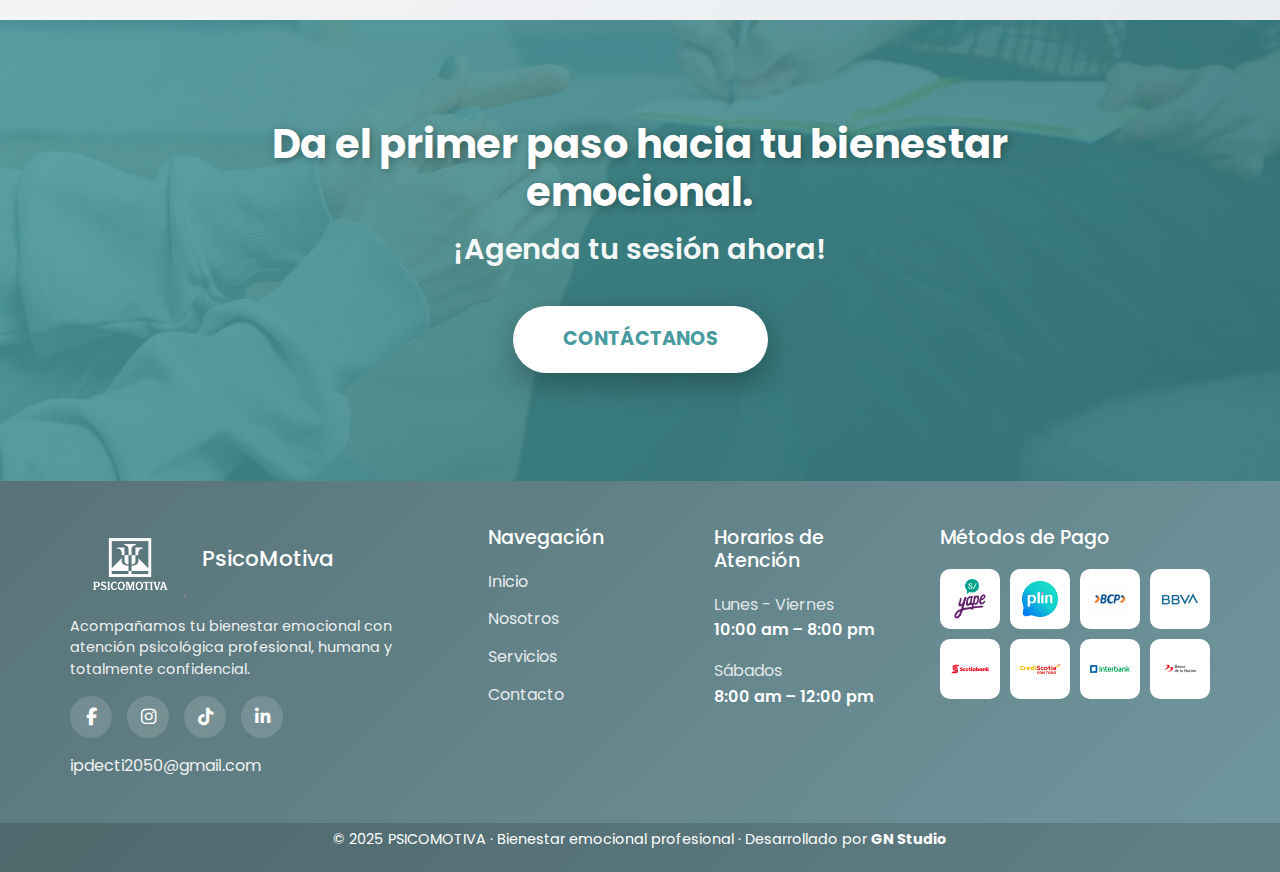
<file: Psicologia/servicios.html>
<!DOCTYPE html>
<html lang="es">
<head>
    <meta charset="UTF-8" />
    <meta name="viewport" content="width=device-width, initial-scale=1.0" />
    <title>Servicios | PsicoMotiva</title>
    <link rel="icon" type="image/png" href="img/icon.png" />
    
    <!-- Google Fonts -->
    <link rel="preconnect" href="https://fonts.googleapis.com" />
    <link rel="preconnect" href="https://fonts.gstatic.com" crossorigin />
    <link href="https://fonts.googleapis.com/css2?family=Poppins:wght@400;500;600;700&display=swap" rel="stylesheet" />

    <!-- Bootstrap CSS -->
    <link href="https://cdn.jsdelivr.net/npm/bootstrap@5.3.2/dist/css/bootstrap.min.css" rel="stylesheet" />

    <!-- Font Awesome -->
    <link rel="stylesheet" href="https://cdnjs.cloudflare.com/ajax/libs/font-awesome/6.5.0/css/all.min.css" />
    
    <!-- CSS -->
    <link rel="stylesheet" href="CSS/index.css">
    <link rel="stylesheet" href="CSS/servicios.css" />
</head>

<body>
    <nav class="navbar navbar-expand-lg navbar-light bg-white shadow-sm fixed-top">
      <div class="container">
        <a class="navbar-brand d-flex align-items-center" href="index.html">
          <img src="img/logo2.png" alt="PsicoMotiva Logo" class="logo-img" />
          <div class="brand-text ms-3">
            <div class="brand-title">PSICÓLOGO</div>
            <div class="brand-name">Beder H. Meza Villanueva</div>
          </div>
        </a>

        <button class="navbar-toggler" type="button" data-bs-toggle="collapse" data-bs-target="#navbarNav">
          <span class="navbar-toggler-icon"></span>
        </button>

        <div class="collapse navbar-collapse" id="navbarNav">
          <ul class="navbar-nav mx-auto">
            <li class="nav-item">
              <a class="nav-link" href="index.html">Inicio</a>
            </li>
            <li class="nav-item">
              <a class="nav-link" href="nosotros.html">Nosotros</a>
            </li>
            <li class="nav-item dropdown">
              <a class="nav-link dropdown-toggle active" href="#servicios" id="serviciosDropdown" role="button" data-bs-toggle="dropdown">
                Servicios
              </a>
              <ul class="dropdown-menu dropdown-menu-custom" aria-labelledby="serviciosDropdown">
                <li>
                  <a class="dropdown-item" href="#servicios-generales">
                    <i class="fas fa-clinic-medical me-2"></i>
                    Servicios Generales
                  </a>
                </li>
                <li><hr class="dropdown-divider" /></li>
                <li>
                  <a class="dropdown-item" href="TerapiaAns.html">
                    <i class="fas fa-heart-pulse me-2"></i>
                    Terapia para la Ansiedad
                  </a>
                </li>
                <li>
                  <a class="dropdown-item" href="TerapiaDep.html">
                    <i class="fas fa-brain me-2"></i>
                    Terapia para la Depresión
                  </a>
                </li>
                <li>
                  <a class="dropdown-item" href="TerapiaPareja.html">
                    <i class="fas fa-heart me-2"></i>
                    Terapia de Pareja
                  </a>
                </li>
              </ul>
            </li>
            <li class="nav-item">
              <a class="nav-link" href="blog.html">Blog</a>
            </li>
            <li class="nav-item">
              <a class="nav-link" href="contacto.html">Contacto</a>
            </li>
          </ul>

          <div class="social-icons">
            <a href="https://www.facebook.com/tupagina" target="_blank" class="social-link facebook" aria-label="Facebook">
              <i class="fab fa-facebook-f"></i>
            </a>
            <a href="https://www.instagram.com/tupagina" target="_blank" class="social-link instagram" aria-label="Instagram">
              <i class="fab fa-instagram"></i>
            </a>
            <a href="https://www.tiktok.com/@tupagina" target="_blank" class="social-link tiktok" aria-label="TikTok">
              <i class="fab fa-tiktok"></i>
            </a>
            <a href="https://www.linkedin.com/company/tupagina" target="_blank" class="social-link linkedin" aria-label="LinkedIn">
              <i class="fab fa-linkedin-in"></i>
            </a>
          </div>
        </div>
      </div>
    </nav>

    <main>
        <!-- HERO SECTION -->
        <section class="services-hero">
            <div class="hero-overlay"></div>
            <div class="hero-content">
                <h1>SERVICIOS</h1>
                <p>Encuentra el apoyo profesional que necesitas para tu bienestar emocional</p>
            </div>
        </section>

        <!-- NUESTROS PAQUETES -->
   <section class="paquetes-section">
        <!-- Header -->
        <div class="section-header">
            <div class="section-subtitle">Elige tu</div>
            <h2 class="section-title">Paquete de Terapia</h2>
        </div>

        <!-- Packages Grid -->
        <div class="packages-grid">
            <!-- Paquete Esencial -->
            <div class="package-card esencial">
                <div class="package-icon">
                    <i class="fas fa-heart"></i>
                </div>
                <div class="package-content">
                    <h3 class="package-name">Paquete Esencial</h3>
                    <p class="package-sessions">(4 SESIONES)</p>

                    <div class="package-features">
                        <div class="feature-item">
                            <div class="feature-icon">
                                <i class="fas fa-check"></i>
                            </div>
                            <p class="feature-text">4 sesiones psicológicas personalizadas.</p>
                        </div>
                        <div class="feature-item">
                            <div class="feature-icon">
                                <i class="fas fa-check"></i>
                            </div>
                            <p class="feature-text">Acceso exclusivo al taller o charla del mes con precio especial.</p>
                        </div>
                    </div>

                    <a href="contacto.html" class="package-button">Ver Más</a>
                </div>
            </div>

            <!-- Paquete Avanzado -->
            <div class="package-card avanzado">
                <div class="popular-badge">Popular</div>
                <div class="package-icon">
                    <i class="fas fa-star"></i>
                </div>
                <div class="package-content">
                    <h3 class="package-name">Paquete Avanzado</h3>
                    <p class="package-sessions">(8 SESIONES)</p>

                    <div class="package-features">
                        <div class="feature-item">
                            <div class="feature-icon">
                                <i class="fas fa-check"></i>
                            </div>
                            <p class="feature-text">8 sesiones psicológicas personalizadas.</p>
                        </div>
                        <div class="feature-item">
                            <div class="feature-icon">
                                <i class="fas fa-check"></i>
                            </div>
                            <p class="feature-text">1 taller gratuito impartido por un especialista en el tema elegido.</p>
                        </div>
                        <div class="feature-item">
                            <div class="feature-icon">
                                <i class="fas fa-check"></i>
                            </div>
                            <p class="feature-text">Acceso exclusivo al taller o charla del mes con precio especial.</p>
                        </div>
                    </div>

                    <a href="contacto.html" class="package-button">Ver Más</a>
                </div>
            </div>

            <!-- Paquete Integral -->
            <div class="package-card integral">
                <div class="package-icon">
                    <i class="fas fa-leaf"></i>
                </div>
                <div class="package-content">
                    <h3 class="package-name">Paquete Integral</h3>
                    <p class="package-sessions">(12 SESIONES)</p>

                    <div class="package-features">
                        <div class="feature-item">
                            <div class="feature-icon">
                                <i class="fas fa-check"></i>
                            </div>
                            <p class="feature-text">12 sesiones psicológicas personalizadas.</p>
                        </div>
                        <div class="feature-item">
                            <div class="feature-icon">
                                <i class="fas fa-check"></i>
                            </div>
                            <p class="feature-text">2 talleres gratuitos (uno por mes), dictados por un experto.</p>
                        </div>
                        <div class="feature-item">
                            <div class="feature-icon">
                                <i class="fas fa-check"></i>
                            </div>
                            <p class="feature-text">Acceso exclusivo al taller o charla del mes con precio especial.</p>
                        </div>
                    </div>

                    <a href="contacto.html" class="package-button">Ver Más</a>
                </div>
            </div>
        </div>
    </section>

        <!-- SERVICIOS ESPECÍFICOS -->
        <section class="specific-services">
            <div class="section-header">
                <h2>SERVICIOS</h2>
                <p>Atención especializada para diferentes necesidades</p>
            </div>

            <div class="services-grid">
                <!-- Terapia Ansiedad -->
                <div class="service-card">
                    <div class="service-image">
                        <img src="img/ansiedad.webp" alt="Terapia para Ansiedad">
                        <div class="service-overlay">
                            <i class="fas fa-heart-pulse"></i>
                        </div>
                    </div>
                    <div class="service-content">
                        <h3>Terapia para ansiedad</h3>
                        <p>Te ayudamos a identificar y manejar los síntomas de ansiedad mediante técnicas especializadas y un acompañamiento personalizado.</p>
                        <a href="TerapiaAns.html" class="service-link">Ver más detalles <i class="fas fa-arrow-right"></i></a>
                    </div>
                </div>

                <!-- Terapia Depresión -->
                <div class="service-card">
                    <div class="service-image">
                        <img src="img/depresion.jpg" alt="Terapia para Depresión">
                        <div class="service-overlay">
                            <i class="fas fa-brain"></i>
                        </div>
                    </div>
                    <div class="service-content">
                        <h3>Terapia para depresión</h3>
                        <p>Trabajamos juntos para superar los síntomas depresivos, recuperar tu motivación y encontrar nuevamente el sentido de bienestar en tu vida.</p>
                        <a href="TerapiaDep.html" class="service-link">Ver más detalles <i class="fas fa-arrow-right"></i></a>
                    </div>
                </div>

                <!-- Terapia de Pareja -->
                <div class="service-card">
                    <div class="service-image">
                        <img src="img/terapia-de-pareja.jpeg" alt="Terapia de Pareja">
                        <div class="service-overlay">
                            <i class="fas fa-heart"></i>
                        </div>
                    </div>
                    <div class="service-content">
                        <h3>Terapia de pareja</h3>
                        <p>Mejoramos la comunicación, resolvemos conflictos y fortalecemos el vínculo emocional para construir una relación más saludable y feliz.</p>
                        <a href="TerapiaPareja.html" class="service-link">Ver más detalles <i class="fas fa-arrow-right"></i></a>
                    </div>
                </div>
            </div>
        </section>

        <!-- BENEFICIOS -->
        <section class="benefits-section">
            <div class="section-header">
                <h2>TE AYUDAMOS A SENTIRTE MEJOR</h2>
                <p>Nuestros Beneficios</p>
            </div>

            <div class="benefits-grid">
                <div class="benefit-card">
                    <div class="benefit-icon">
                        <i class="fas fa-shield-alt"></i>
                    </div>
                    <h3>Espacio Seguro</h3>
                    <p>Un ambiente confidencial y libre de juicios donde puedes expresarte con total libertad y confianza.</p>
                </div>

                <div class="benefit-card">
                    <div class="benefit-icon">
                        <i class="fas fa-puzzle-piece"></i>
                    </div>
                    <h3>Enfoque Integral</h3>
                    <p>Trabajamos con técnicas basadas en evidencia científica adaptadas a tus necesidades específicas.</p>
                </div>

                <div class="benefit-card">
                    <div class="benefit-icon">
                        <i class="fas fa-hands-helping"></i>
                    </div>
                    <h3>Acompañamiento</h3>
                    <p>Estarás acompañado en todo tu proceso terapéutico con un seguimiento constante y personalizado.</p>
                </div>

                <div class="benefit-card">
                    <div class="benefit-icon">
                        <i class="fas fa-user-check"></i>
                    </div>
                    <h3>Cercanía Profesional</h3>
                    <p>Atención cercana y humanizada sin perder la profesionalidad y ética que merecen tus cuidados.</p>
                </div>
            </div>
        </section>

        <!-- FAQ ACCORDION -->
        <section class="faq-section">
            <div class="faq-container">
                <h2>Atendemos tus dudas aquí</h2>
                
                <div class="accordion">
                    <div class="accordion-item">
                        <button class="accordion-header">
                            <span>¿Cómo puedo saber qué paquete es el indicado para mí?</span>
                            <i class="fas fa-plus accordion-icon"></i>
                        </button>
                        <div class="accordion-content">
                            <p>En la primera sesión evaluamos tu situación y te recomendamos el paquete más adecuado según tus necesidades y objetivos terapéuticos.</p>
                        </div>
                    </div>

                    <div class="accordion-item">
                        <button class="accordion-header">
                            <span>¿Qué sucede si no puedo asistir a una sesión?</span>
                            <i class="fas fa-plus accordion-icon"></i>
                        </button>
                        <div class="accordion-content">
                            <p>Puedes reprogramar tu sesión con al menos 24 horas de anticipación sin costo adicional.</p>
                        </div>
                    </div>

                    <div class="accordion-item">
                        <button class="accordion-header">
                            <span>¿Puedo cambiar de paquete si lo he contratado?</span>
                            <i class="fas fa-plus accordion-icon"></i>
                        </button>
                        <div class="accordion-content">
                            <p>Sí, puedes ajustar tu paquete según tu evolución. Conversaremos las opciones disponibles en cualquier momento.</p>
                        </div>
                    </div>

                    <div class="accordion-item">
                        <button class="accordion-header">
                            <span>¿Defiendes a pacientes de cualquier edad?</span>
                            <i class="fas fa-plus accordion-icon"></i>
                        </button>
                        <div class="accordion-content">
                            <p>Atendemos adolescentes, adultos y adultos mayores. Para menores de edad se requiere el consentimiento de los padres o tutores.</p>
                        </div>
                    </div>

                    <div class="accordion-item">
                        <button class="accordion-header">
                            <span>¿Qué formación tienen los profesionales que atienden?</span>
                            <i class="fas fa-plus accordion-icon"></i>
                        </button>
                        <div class="accordion-content">
                            <p>Estamos colegiados, habilitados y contamos con especialización en diferentes áreas de la psicología clínica.</p>
                        </div>
                    </div>
                </div>
            </div>
        </section>

        <!-- CTA FINAL -->
        <section class="cta-section">
            <div class="cta-content">
                <h2>Da el primer paso hacia tu bienestar emocional.</h2>
                <h3>¡Agenda tu sesión ahora!</h3>
                <a href="contacto.html" class="cta-btn">CONTÁCTANOS</a>
            </div>
        </section>
    </main>
<!-- FOOTER -->
    <footer class="footer-creative">
        <div class="footer-container">
            <div class="footer-brand">
                <div class="brand-header">
                    <img src="img/logof.png" alt="PsicoMotiva">
                    <h2>PsicoMotiva</h2>
                </div>
                <p class="brand-text">
                    Acompañamos tu bienestar emocional con atención psicológica
                    profesional, humana y totalmente confidencial.
                </p>
                <div class="footer-social">
                    <a href="#" class="social facebook"><i class="fab fa-facebook-f"></i></a>
                    <a href="#" class="social instagram"><i class="fab fa-instagram"></i></a>
                    <a href="#" class="social tiktok"><i class="fab fa-tiktok"></i></a>
                    <a href="#" class="social linkedin"><i class="fab fa-linkedin-in"></i></a>
                </div>
                <span class="footer-email">
                    <a href="mailto:ipdecti2050@gmail.com">ipdecti2050@gmail.com</a>
                </span>
            </div>

            <div class="footer-nav">
                <h4>Navegación</h4>
                <a href="index.html">Inicio</a>
                <a href="nosotros.html">Nosotros</a>
                <a href="servicios.html">Servicios</a>
                <a href="contacto.html">Contacto</a>
            </div>

            <div class="footer-hours">
                <h4>Horarios de Atención</h4>
                <div class="hour-item">
                    <span>Lunes - Viernes</span>
                    <strong>10:00 am – 8:00 pm</strong>
                </div>
                <div class="hour-item">
                    <span>Sábados</span>
                    <strong>8:00 am – 12:00 pm</strong>
                </div>
            </div>

            <div class="footer-payments">
                <h4>Métodos de Pago</h4>
                <div class="payment-grid">
                    <img src="img/yape.png" alt="Yape" data-banco="yape">
                    <img src="img/plin.png" alt="Plin" data-banco="plin">
                    <img src="img/bcp.png" alt="BCP" data-banco="bcp">
                    <img src="img/bbva.png" alt="BBVA" data-banco="bbva">
                    <img src="img/scotiabank.png" alt="Scotiabank" data-banco="scotiabank">
                    <img src="img/crediscotia.png" alt="CrediScotia" data-banco="crediscotia">
                    <img src="img/interbank.png" alt="Interbank" data-banco="interbank">
                    <img src="img/banco-nacion.png" alt="Banco de la Nación" data-banco="banconacion">
                </div>
            </div>
        </div>

        <div class="footer-bottom">
             <p> © 2025 PSICOMOTIVA · Bienestar emocional profesional · 
        Desarrollado por <strong>GN Studio</strong></p>
        </div>
    </footer>

    <!-- MODAL -->
    <div class="modal-overlay" id="modalBanco">
        <div class="modal-content">
            <button class="modal-close" id="closeModal">
                <i class="fas fa-times"></i>
            </button>

            <h2 class="modal-title">¡CONECTA CONTIGO, DESDE AHORA!</h2>
            <p class="modal-subtitle">Realiza tu depósito o transferencia a nuestra cuenta <strong id="bancoNombre">BBVA</strong> y da el primer paso hacia tu bienestar emocional.</p>

            <div class="banco-logo">
                <img id="bancoLogo" src="img/bbva.png" alt="Banco">
            </div>

            <div id="cuentasContainer">
                <!-- Se llenará dinámicamente -->
            </div>

            <div class="titular-info">
                <i class="fas fa-user"></i>
                <span class="titular-nombre">A nombre de: Beder Henry Meza V.</span>
            </div>

            <p class="modal-footer-text">
                Luego de realizar el pago, envíanos tu comprobante por WhatsApp para confirmar tu sesión.
            </p>
        </div>
    </div>
   <script src="JS/TerapiaPareja.js"></script>

    <!-- WhatsApp Float Button -->
    <a href="https://wa.me/51989077759?text=Hola,%20necesito%20una%20consulta" 
       class="whatsapp-float" 
       target="_blank" 
       aria-label="WhatsApp">
      <span class="whatsapp-tooltip">¿Necesitas ayuda?</span>
      <i class="fab fa-whatsapp"></i>
    </a>

    <!-- Bootstrap JS -->
    <script src="https://cdn.jsdelivr.net/npm/bootstrap@5.3.2/dist/js/bootstrap.bundle.min.js"></script>
    <!-- Custom JS -->
    <script src="JS/servicios.js"></script>
</body>
</html>
</file>
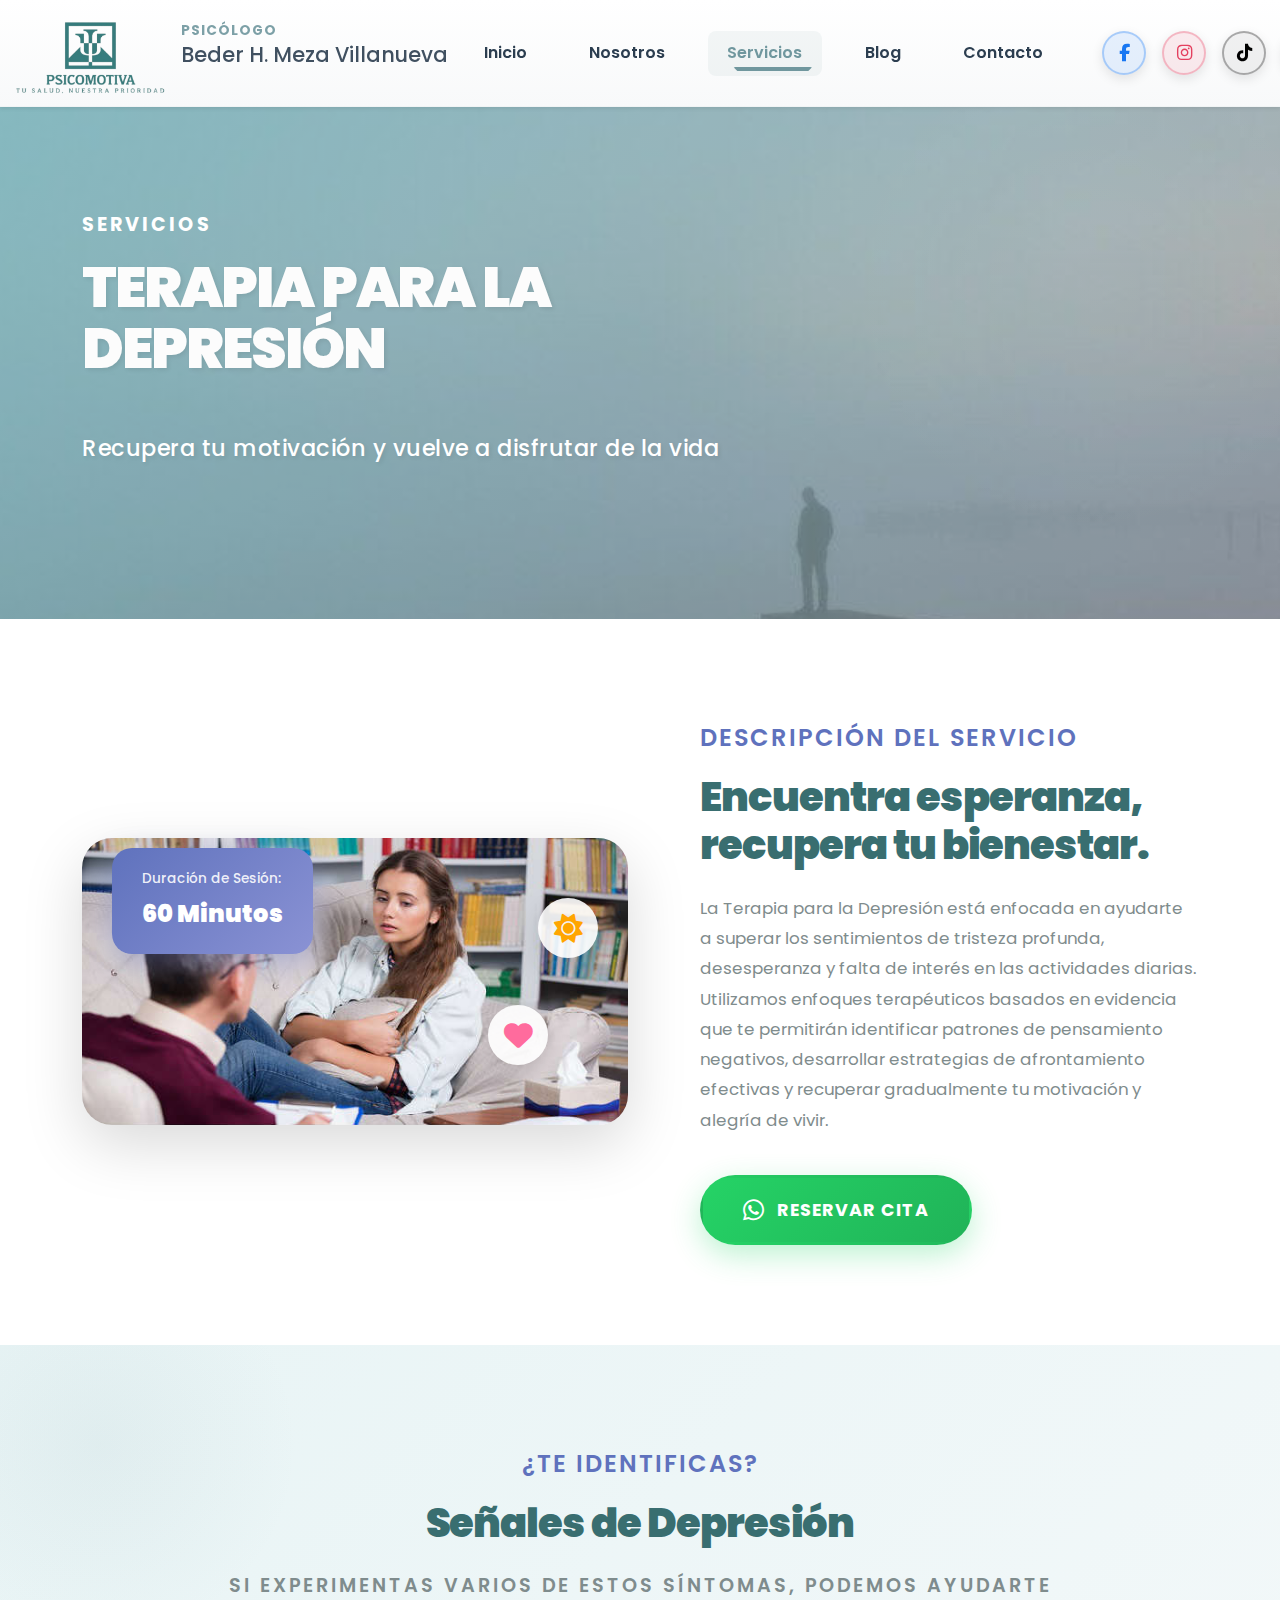
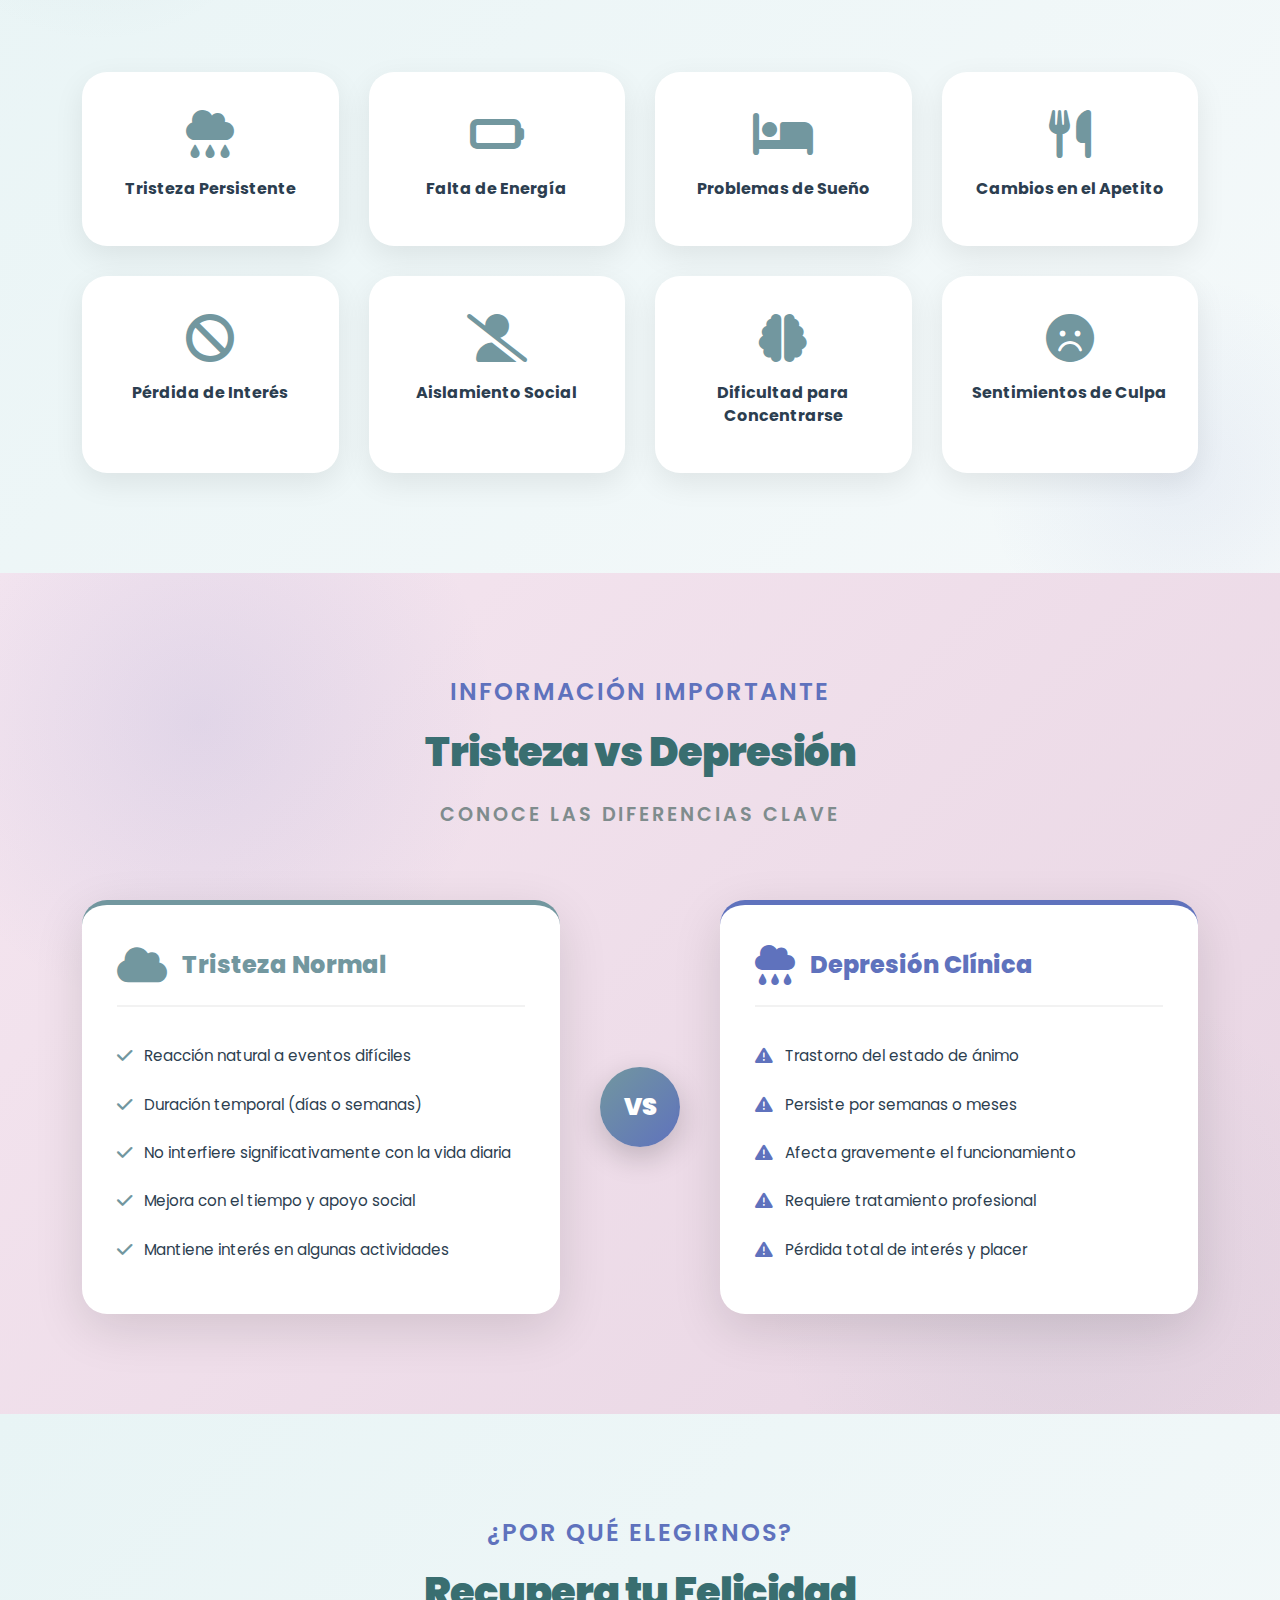
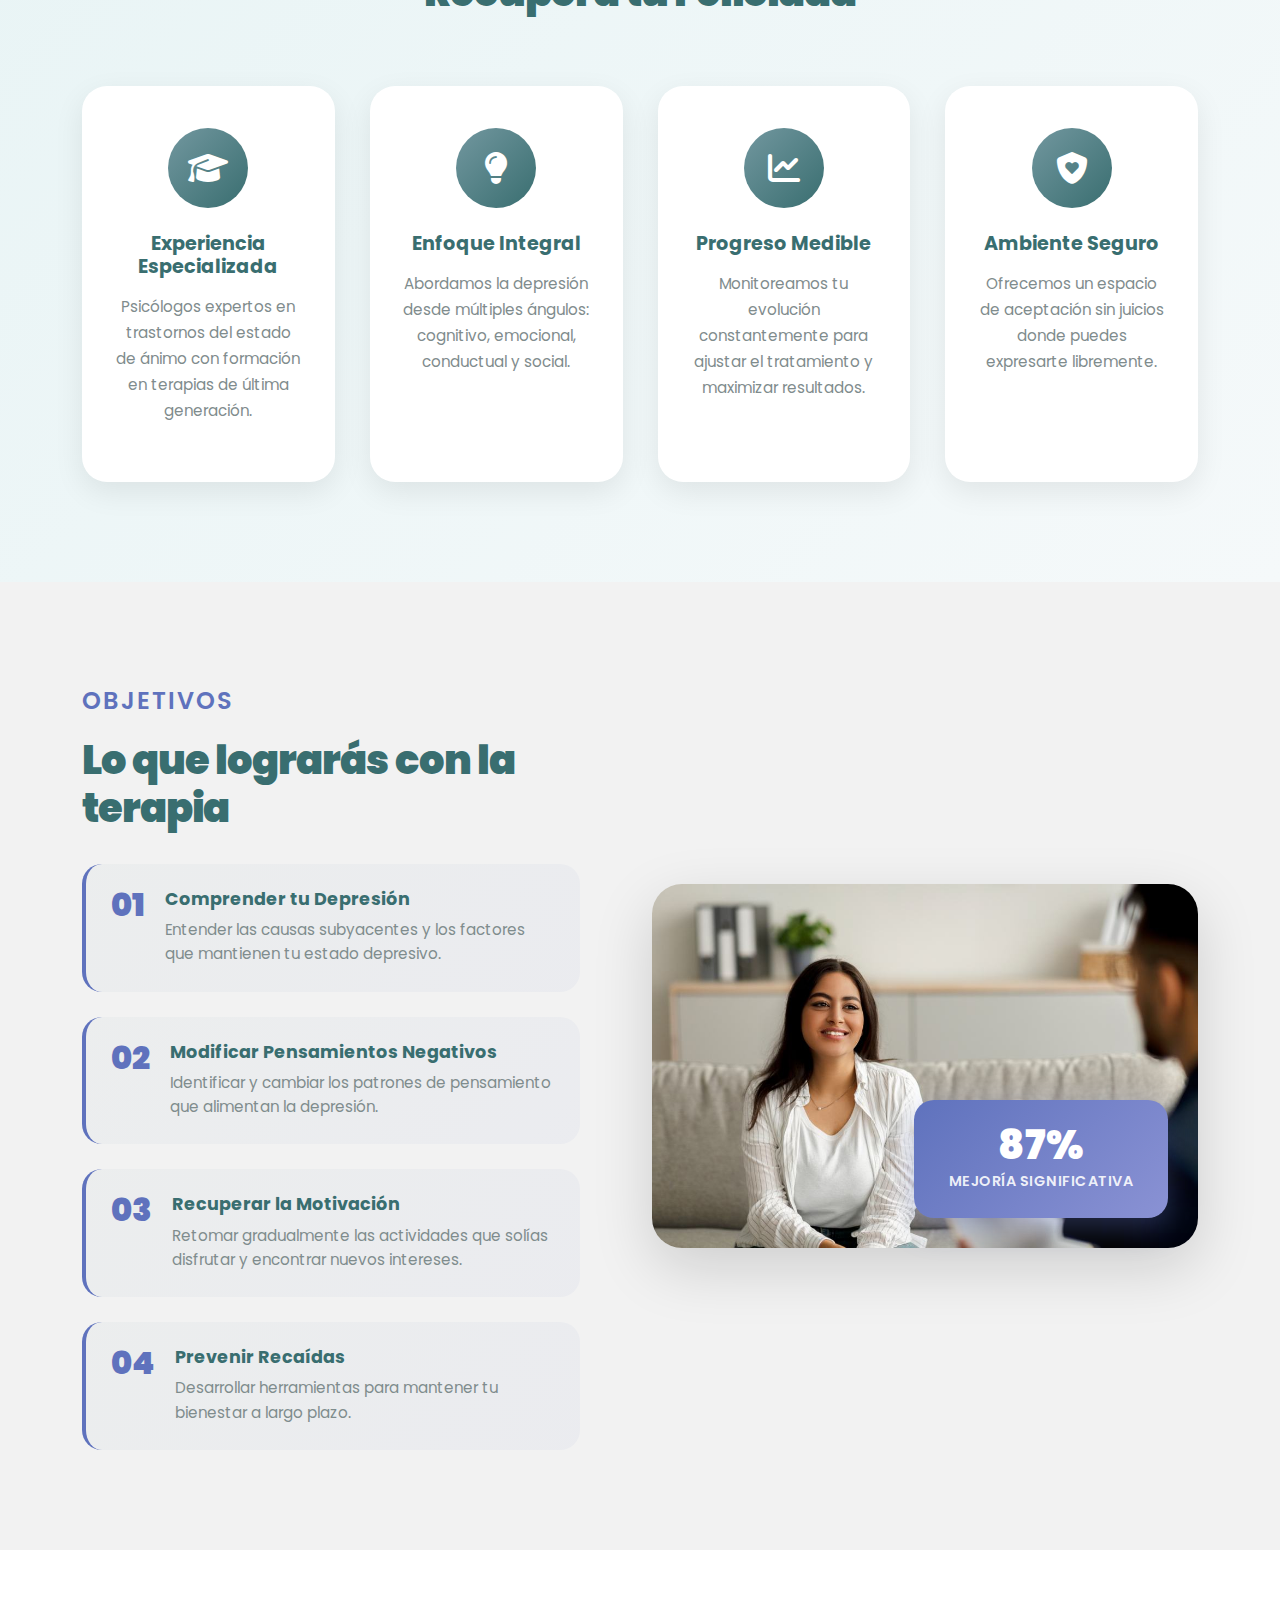
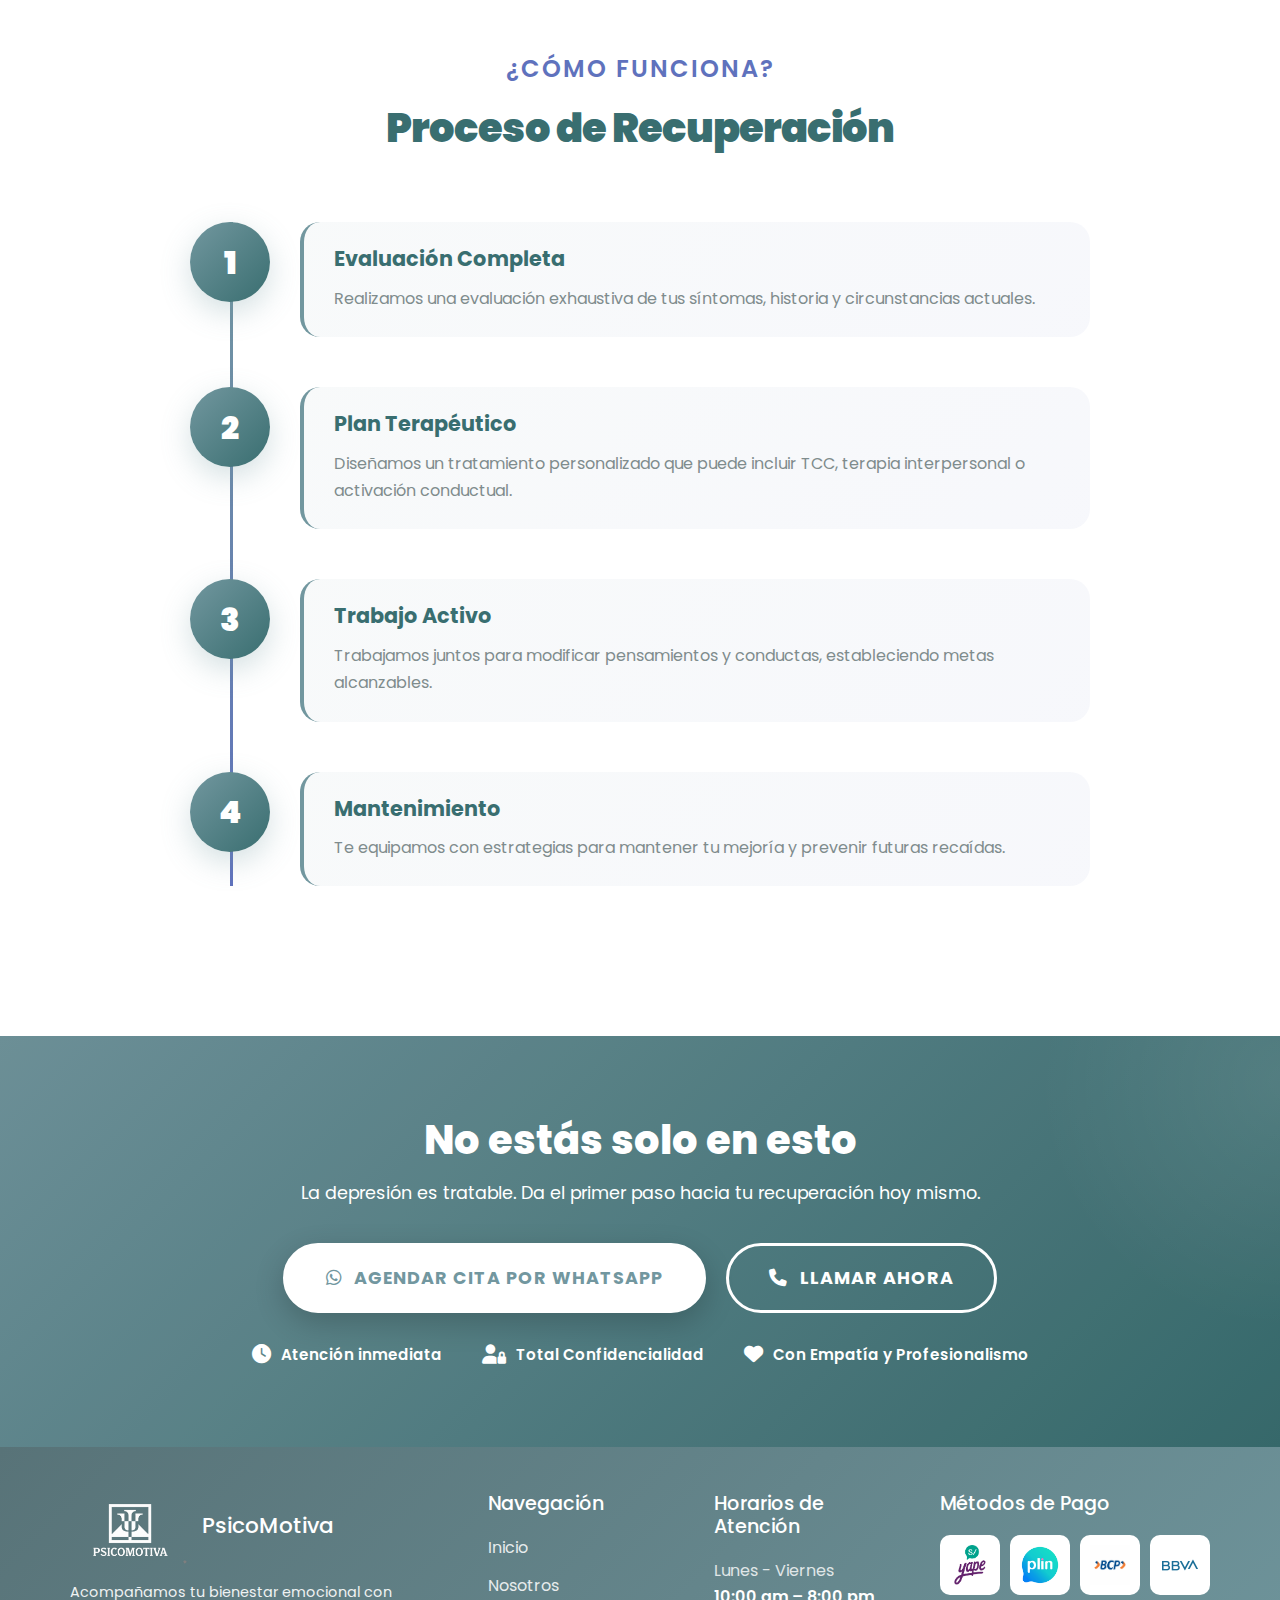
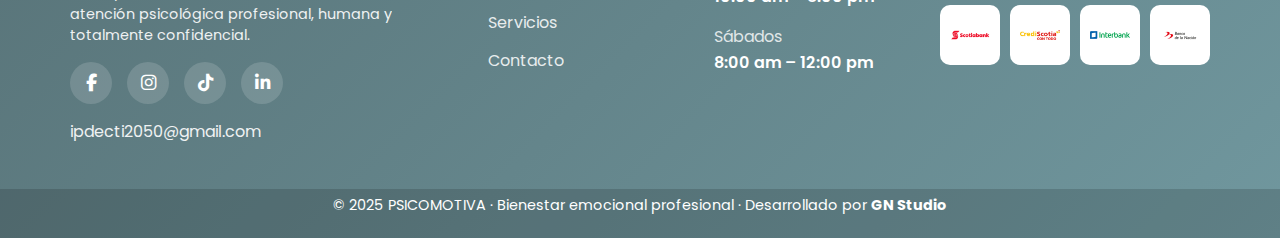
<file: Psicologia/TerapiaDep.html>
<!DOCTYPE html>
<html lang="es">
<head>
    <meta charset="UTF-8" />
    <meta name="viewport" content="width=device-width, initial-scale=1.0" />
    <title>Terapia para la Depresión - PsicoMotiva</title>
    <link rel="icon" type="image/png" href="img/icon.png" />
    
    <!-- Google Fonts -->
    <link rel="preconnect" href="https://fonts.googleapis.com" />
    <link rel="preconnect" href="https://fonts.gstatic.com" crossorigin />
    <link href="https://fonts.googleapis.com/css2?family=Poppins:wght@400;500;600;700;800;900&display=swap" rel="stylesheet" />

    <!-- Bootstrap CSS -->
    <link href="https://cdn.jsdelivr.net/npm/bootstrap@5.3.2/dist/css/bootstrap.min.css" rel="stylesheet" />

    <!-- Bootstrap Icons -->
    <link rel="stylesheet" href="https://cdn.jsdelivr.net/npm/bootstrap-icons@1.11.1/font/bootstrap-icons.css" />

    <!-- Font Awesome -->
    <link rel="stylesheet" href="https://cdnjs.cloudflare.com/ajax/libs/font-awesome/6.4.2/css/all.min.css" />

    <!-- CSS Principal -->
    <link rel="stylesheet" href="CSS/index.css" />
    
    <!-- CSS de Depresión -->
    <link rel="stylesheet" href="CSS/TerapiaDep.css" />
</head>
<body>
    <!-- HEADER -->
    <nav class="navbar navbar-expand-lg navbar-light bg-white shadow-sm fixed-top">
        <div class="container">
            <a class="navbar-brand d-flex align-items-center" href="index.html">
                <img src="img/logo2.png" alt="PsicoMotiva Logo" class="logo-img" />
                <div class="brand-text ms-3">
                    <div class="brand-title">PSICÓLOGO</div>
                    <div class="brand-name">Beder H. Meza Villanueva</div>
                </div>
            </a>

            <button class="navbar-toggler" type="button" data-bs-toggle="collapse" data-bs-target="#navbarNav">
                <span class="navbar-toggler-icon"></span>
            </button>

            <div class="collapse navbar-collapse" id="navbarNav">
                <ul class="navbar-nav mx-auto">
                    <li class="nav-item">
                        <a class="nav-link" href="index.html">Inicio</a>
                    </li>
                    <li class="nav-item">
                        <a class="nav-link" href="nosotros.html">Nosotros</a>
                    </li>
                    <li class="nav-item dropdown">
                        <a class="nav-link dropdown-toggle active" href="servicios.html" id="serviciosDropdown" role="button" data-bs-toggle="dropdown" aria-expanded="false">
                            Servicios
                        </a>
                        <ul class="dropdown-menu dropdown-menu-custom" aria-labelledby="serviciosDropdown">
                            <li>
                                <a class="dropdown-item" href="servicios.html">
                                    <i class="fas fa-clinic-medical me-2"></i>
                                    Servicios Generales
                                </a>
                            </li>
                            <li><hr class="dropdown-divider" /></li>
                            <li>
                                <a class="dropdown-item" href="TerapiaAns.html">
                                    <i class="fas fa-heart-pulse me-2"></i>
                                    Terapia para la Ansiedad
                                </a>
                            </li>
                            <li>
                                <a class="dropdown-item" href="TerapiaDep.html">
                                    <i class="fas fa-brain me-2"></i>
                                    Terapia para la Depresión
                                </a>
                            </li>
                            <li>
                                <a class="dropdown-item" href="TerapiaPareja.html">
                                    <i class="fas fa-heart me-2"></i>
                                    Terapia de Pareja
                                </a>
                            </li>
                        </ul>
                    </li>
                    <li class="nav-item">
                        <a class="nav-link" href="blog.html">Blog</a>
                    </li>
                    <li class="nav-item">
                        <a class="nav-link" href="contacto.html">Contacto</a>
                    </li>
                </ul>

                <div class="social-icons">
                    <a href="https://www.facebook.com/tupagina" target="_blank" class="social-link facebook" aria-label="Facebook">
                        <i class="fab fa-facebook-f"></i>
                    </a>
                    <a href="https://www.instagram.com/tupagina" target="_blank" class="social-link instagram" aria-label="Instagram">
                        <i class="fab fa-instagram"></i>
                    </a>
                    <a href="https://www.tiktok.com/@tupagina" target="_blank" class="social-link tiktok" aria-label="TikTok">
                        <i class="fab fa-tiktok"></i>
                    </a>
                    <a href="https://www.linkedin.com/company/tupagina" target="_blank" class="social-link linkedin" aria-label="LinkedIn">
                        <i class="fab fa-linkedin-in"></i>
                    </a>
                </div>
            </div>
        </div>
    </nav>

    <!-- CONTENIDO PRINCIPAL -->
    <main>
        <!-- Hero Section con imagen de fondo -->
        <section class="hero-depresion">
            <div class="hero-overlay"></div>
            <div class="container">
                <div class="row align-items-center">
                    <div class="col-lg-8">
                        <div class="hero-content">
                            <span class="hero-tag">SERVICIOS</span>
                            <h1 class="hero-title">TERAPIA PARA LA<br>DEPRESIÓN</h1>
                            <p class="hero-subtitle">Recupera tu motivación y vuelve a disfrutar de la vida</p>
                        </div>
                    </div>
                </div>
            </div>
        </section>

        <!-- Descripción del Servicio -->
        <section class="descripcion-servicio" >
            <div class="container">
                <div class="row align-items-center">
                    <div class="col-lg-6">
                        <div class="imagen-sesion">
                            <img src="img/t2.jpg" alt="Sesión de Terapia">
                            <div class="duracion-badge">
                                <div class="badge-content">
                                    <span class="badge-label">Duración de Sesión:</span>
                                    <span class="badge-time">60 Minutos</span>
                                </div>
                            </div>
                            <div class="floating-element elem-1">
                                <i class="fas fa-sun"></i>
                            </div>
                            <div class="floating-element elem-2">
                                <i class="fas fa-heart"></i>
                            </div>
                        </div>
                    </div>
                    <div class="col-lg-6">
                        <div class="contenido-descripcion">
                            <span class="section-tag">DESCRIPCIÓN DEL SERVICIO</span>
                            <h2 class="section-title">Encuentra esperanza, recupera tu bienestar.</h2>
                            <p class="section-text">
                                La Terapia para la Depresión está enfocada en ayudarte a superar los sentimientos 
                                de tristeza profunda, desesperanza y falta de interés en las actividades diarias. 
                                Utilizamos enfoques terapéuticos basados en evidencia que te permitirán identificar 
                                patrones de pensamiento negativos, desarrollar estrategias de afrontamiento efectivas 
                                y recuperar gradualmente tu motivación y alegría de vivir.
                            </p>
                            <a href="https://wa.me/51989077759?text=Hola,%20quiero%20agendar%20una%20cita%20para%20Terapia%20de%20Depresión" 
                               target="_blank" 
                               class="btn-reservar">
                                <i class="fab fa-whatsapp"></i>
                                RESERVAR CITA
                            </a>
                        </div>
                    </div>
                </div>
            </div>
        </section>
                <!-- Síntomas que Tratamos -->
        <section class="sintomas-section">
            <div class="container">
                <div class="section-header">
                    <span class="section-tag">¿TE IDENTIFICAS?</span>
                    <h2 class="section-title">Señales de Depresión</h2>
                    <p class="section-subtitle">Si experimentas varios de estos síntomas, podemos ayudarte</p>
                </div>

                <div class="sintomas-grid">
                    <div class="sintoma-card">
                        <i class="fas fa-cloud-rain"></i>
                        <h5>Tristeza Persistente</h5>
                    </div>
                    <div class="sintoma-card">
                        <i class="fas fa-battery-empty"></i>
                        <h5>Falta de Energía</h5>
                    </div>
                    <div class="sintoma-card">
                        <i class="fas fa-bed"></i>
                        <h5>Problemas de Sueño</h5>
                    </div>
                    <div class="sintoma-card">
                        <i class="fas fa-utensils"></i>
                        <h5>Cambios en el Apetito</h5>
                    </div>
                    <div class="sintoma-card">
                        <i class="fas fa-ban"></i>
                        <h5>Pérdida de Interés</h5>
                    </div>
                    <div class="sintoma-card">
                        <i class="fas fa-user-slash"></i>
                        <h5>Aislamiento Social</h5>
                    </div>
                    <div class="sintoma-card">
                        <i class="fas fa-brain"></i>
                        <h5>Dificultad para Concentrarse</h5>
                    </div>
                    <div class="sintoma-card">
                        <i class="fas fa-frown"></i>
                        <h5>Sentimientos de Culpa</h5>
                    </div>
                </div>
            </div>
        </section>
         <!-- Diferencias: Tristeza vs Depresión -->
        <section class="diferencias-section">
            <div class="container">
                <div class="section-header">
                    <span class="section-tag">INFORMACIÓN IMPORTANTE</span>
                    <h2 class="section-title">Tristeza vs Depresión</h2>
                    <p class="section-subtitle">Conoce las diferencias clave</p>
                </div>

                <div class="comparacion-container">
                    <div class="comparacion-card tristeza">
                        <div class="card-header">
                            <i class="fas fa-cloud"></i>
                            <h3>Tristeza Normal</h3>
                        </div>
                        <ul class="caracteristicas-lista">
                            <li><i class="fas fa-check"></i> Reacción natural a eventos difíciles</li>
                            <li><i class="fas fa-check"></i> Duración temporal (días o semanas)</li>
                            <li><i class="fas fa-check"></i> No interfiere significativamente con la vida diaria</li>
                            <li><i class="fas fa-check"></i> Mejora con el tiempo y apoyo social</li>
                            <li><i class="fas fa-check"></i> Mantiene interés en algunas actividades</li>
                        </ul>
                    </div>

                    <div class="vs-divider">
                        <span>VS</span>
                    </div>

                    <div class="comparacion-card depresion">
                        <div class="card-header">
                            <i class="fas fa-cloud-rain"></i>
                            <h3>Depresión Clínica</h3>
                        </div>
                        <ul class="caracteristicas-lista">
                            <li><i class="fas fa-exclamation-triangle"></i> Trastorno del estado de ánimo</li>
                            <li><i class="fas fa-exclamation-triangle"></i> Persiste por semanas o meses</li>
                            <li><i class="fas fa-exclamation-triangle"></i> Afecta gravemente el funcionamiento</li>
                            <li><i class="fas fa-exclamation-triangle"></i> Requiere tratamiento profesional</li>
                            <li><i class="fas fa-exclamation-triangle"></i> Pérdida total de interés y placer</li>
                        </ul>
                    </div>
                </div>
            </div>
        </section>

        <!-- ¿Por Qué Elegirnos? -->
        <section class="porque-elegirnos">
            <div class="container">
                <div class="section-header">
                    <span class="section-tag">¿POR QUÉ ELEGIRNOS?</span>
                    <h2 class="section-title">Recupera tu Felicidad</h2>
                </div>

                <div class="razones-grid">
                    <div class="razon-card">
                        <div class="razon-icon">
                            <i class="fas fa-graduation-cap"></i>
                        </div>
                        <h4 class="razon-title">Experiencia Especializada</h4>
                        <p class="razon-text">
                            Psicólogos expertos en trastornos del estado de ánimo con formación 
                            en terapias de última generación.
                        </p>
                    </div>

                    <div class="razon-card">
                        <div class="razon-icon">
                            <i class="fas fa-lightbulb"></i>
                        </div>
                        <h4 class="razon-title">Enfoque Integral</h4>
                        <p class="razon-text">
                            Abordamos la depresión desde múltiples ángulos: cognitivo, emocional, 
                            conductual y social.
                        </p>
                    </div>

                    <div class="razon-card">
                        <div class="razon-icon">
                            <i class="fas fa-chart-line"></i>
                        </div>
                        <h4 class="razon-title">Progreso Medible</h4>
                        <p class="razon-text">
                            Monitoreamos tu evolución constantemente para ajustar el tratamiento 
                            y maximizar resultados.
                        </p>
                    </div>

                    <div class="razon-card">
                        <div class="razon-icon">
                            <i class="fas fa-shield-heart"></i>
                        </div>
                        <h4 class="razon-title">Ambiente Seguro</h4>
                        <p class="razon-text">
                            Ofrecemos un espacio de aceptación sin juicios donde puedes expresarte 
                            libremente.
                        </p>
                    </div>
                </div>
            </div>
        </section>

        <!-- Objetivos de la Terapia -->
        <section class="objetivos-terapia">
            <div class="objetivos-overlay"></div>
            <div class="container">
                <div class="row align-items-center">
                    <div class="col-lg-6 order-lg-2">
                        <div class="objetivos-imagen">
                            <img src="img/objetivos-dep.jpg" alt="Objetivos de la Terapia">
                            <div class="stats-floating">
                                <div class="stat-box">
                                    <span class="stat-number">87%</span>
                                    <span class="stat-label">Mejoría Significativa</span>
                                </div>
                            </div>
                        </div>
                    </div>
                    <div class="col-lg-6 order-lg-1">
                        <div class="objetivos-contenido">
                            <span class="section-tag">OBJETIVOS</span>
                            <h2 class="section-title">Lo que lograrás con la terapia</h2>
                            
                            <div class="objetivos-lista">
                                <div class="objetivo-item">
                                    <div class="objetivo-numero">01</div>
                                    <div class="objetivo-content">
                                        <h4>Comprender tu Depresión</h4>
                                        <p>Entender las causas subyacentes y los factores que mantienen tu estado depresivo.</p>
                                    </div>
                                </div>

                                <div class="objetivo-item">
                                    <div class="objetivo-numero">02</div>
                                    <div class="objetivo-content">
                                        <h4>Modificar Pensamientos Negativos</h4>
                                        <p>Identificar y cambiar los patrones de pensamiento que alimentan la depresión.</p>
                                    </div>
                                </div>

                                <div class="objetivo-item">
                                    <div class="objetivo-numero">03</div>
                                    <div class="objetivo-content">
                                        <h4>Recuperar la Motivación</h4>
                                        <p>Retomar gradualmente las actividades que solías disfrutar y encontrar nuevos intereses.</p>
                                    </div>
                                </div>

                                <div class="objetivo-item">
                                    <div class="objetivo-numero">04</div>
                                    <div class="objetivo-content">
                                        <h4>Prevenir Recaídas</h4>
                                        <p>Desarrollar herramientas para mantener tu bienestar a largo plazo.</p>
                                    </div>
                                </div>
                            </div>
                        </div>
                    </div>
                </div>
            </div>
        </section>



       

        <!-- Proceso de Terapia -->
        <section class="proceso-terapia">
            <div class="container">
                <div class="section-header">
                    <span class="section-tag">¿CÓMO FUNCIONA?</span>
                    <h2 class="section-title">Proceso de Recuperación</h2>
                </div>

                <div class="proceso-timeline">
                    <div class="proceso-step">
                        <div class="step-number">1</div>
                        <div class="step-content">
                            <h4>Evaluación Completa</h4>
                            <p>Realizamos una evaluación exhaustiva de tus síntomas, historia y circunstancias actuales.</p>
                        </div>
                    </div>

                    <div class="proceso-step">
                        <div class="step-number">2</div>
                        <div class="step-content">
                            <h4>Plan Terapéutico</h4>
                            <p>Diseñamos un tratamiento personalizado que puede incluir TCC, terapia interpersonal o activación conductual.</p>
                        </div>
                    </div>

                    <div class="proceso-step">
                        <div class="step-number">3</div>
                        <div class="step-content">
                            <h4>Trabajo Activo</h4>
                            <p>Trabajamos juntos para modificar pensamientos y conductas, estableciendo metas alcanzables.</p>
                        </div>
                    </div>

                    <div class="proceso-step">
                        <div class="step-number">4</div>
                        <div class="step-content">
                            <h4>Mantenimiento</h4>
                            <p>Te equipamos con estrategias para mantener tu mejoría y prevenir futuras recaídas.</p>
                        </div>
                    </div>
                </div>
            </div>
        </section>

        <!-- CTA Final -->
        <section class="cta-final" >
            <div class="cta-overlay"></div>
            <div class="container">
                <div class="cta-box">
                    <div class="cta-content">
                        <h2>No estás solo en esto</h2>
                        <p>La depresión es tratable. Da el primer paso hacia tu recuperación hoy mismo.</p>
                        <div class="cta-buttons">
                            <a href="https://wa.me/51989077759?text=Hola,%20quiero%20agendar%20una%20cita%20para%20Terapia%20de%20Depresión" 
                               target="_blank" 
                               class="btn-primary-cta">
                                <i class="fab fa-whatsapp"></i>
                                Agendar Cita por WhatsApp
                            </a>
                            <a href="tel:+51989077759" class="btn-secondary-cta">
                                <i class="fas fa-phone"></i>
                                Llamar Ahora
                            </a>
                        </div>
                        <div class="cta-info">
                            <div class="info-item">
                                <i class="fas fa-clock"></i>
                                <span>Atención inmediata</span>
                            </div>
                            <div class="info-item">
                                <i class="fas fa-user-lock"></i>
                                <span>Total Confidencialidad</span>
                            </div>
                            <div class="info-item">
                                <i class="fas fa-heart"></i>
                                <span>Con Empatía y Profesionalismo</span>
                            </div>
                        </div>
                    </div>
                </div>
            </div>
        </section>
    </main>
<!-- FOOTER -->
    <footer class="footer-creative">
        <div class="footer-container">
            <div class="footer-brand">
                <div class="brand-header">
                    <img src="img/logof.png" alt="PsicoMotiva">
                    <h2>PsicoMotiva</h2>
                </div>
                <p class="brand-text">
                    Acompañamos tu bienestar emocional con atención psicológica
                    profesional, humana y totalmente confidencial.
                </p>
                <div class="footer-social">
                    <a href="#" class="social facebook"><i class="fab fa-facebook-f"></i></a>
                    <a href="#" class="social instagram"><i class="fab fa-instagram"></i></a>
                    <a href="#" class="social tiktok"><i class="fab fa-tiktok"></i></a>
                    <a href="#" class="social linkedin"><i class="fab fa-linkedin-in"></i></a>
                </div>
                <span class="footer-email">
                    <a href="mailto:ipdecti2050@gmail.com">ipdecti2050@gmail.com</a>
                </span>
            </div>

            <div class="footer-nav">
                <h4>Navegación</h4>
                <a href="index.html">Inicio</a>
                <a href="nosotros.html">Nosotros</a>
                <a href="servicios.html">Servicios</a>
                <a href="contacto.html">Contacto</a>
            </div>

            <div class="footer-hours">
                <h4>Horarios de Atención</h4>
                <div class="hour-item">
                    <span>Lunes - Viernes</span>
                    <strong>10:00 am – 8:00 pm</strong>
                </div>
                <div class="hour-item">
                    <span>Sábados</span>
                    <strong>8:00 am – 12:00 pm</strong>
                </div>
            </div>

            <div class="footer-payments">
                <h4>Métodos de Pago</h4>
                <div class="payment-grid">
                    <img src="img/yape.png" alt="Yape" data-banco="yape">
                    <img src="img/plin.png" alt="Plin" data-banco="plin">
                    <img src="img/bcp.png" alt="BCP" data-banco="bcp">
                    <img src="img/bbva.png" alt="BBVA" data-banco="bbva">
                    <img src="img/scotiabank.png" alt="Scotiabank" data-banco="scotiabank">
                    <img src="img/crediscotia.png" alt="CrediScotia" data-banco="crediscotia">
                    <img src="img/interbank.png" alt="Interbank" data-banco="interbank">
                    <img src="img/banco-nacion.png" alt="Banco de la Nación" data-banco="banconacion">
                </div>
            </div>
        </div>

        <div class="footer-bottom">
             <p> © 2025 PSICOMOTIVA · Bienestar emocional profesional · 
        Desarrollado por <strong>GN Studio</strong></p>
        </div>
    </footer>

    <!-- MODAL -->
    <div class="modal-overlay" id="modalBanco">
        <div class="modal-content">
            <button class="modal-close" id="closeModal">
                <i class="fas fa-times"></i>
            </button>

            <h2 class="modal-title">¡CONECTA CONTIGO, DESDE AHORA!</h2>
            <p class="modal-subtitle">Realiza tu depósito o transferencia a nuestra cuenta <strong id="bancoNombre">BBVA</strong> y da el primer paso hacia tu bienestar emocional.</p>

            <div class="banco-logo">
                <img id="bancoLogo" src="img/bbva.png" alt="Banco">
            </div>

            <div id="cuentasContainer">
                <!-- Se llenará dinámicamente -->
            </div>

            <div class="titular-info">
                <i class="fas fa-user"></i>
                <span class="titular-nombre">A nombre de: Beder Henry Meza V.</span>
            </div>

            <p class="modal-footer-text">
                Luego de realizar el pago, envíanos tu comprobante por WhatsApp para confirmar tu sesión.
            </p>
        </div>
    </div>
   <script src="JS/TerapiaPareja.js"></script>
    <!-- Bootstrap JS -->
    <script src="https://cdn.jsdelivr.net/npm/bootstrap@5.3.2/dist/js/bootstrap.bundle.min.js"></script>
</body>
</html>
</file>
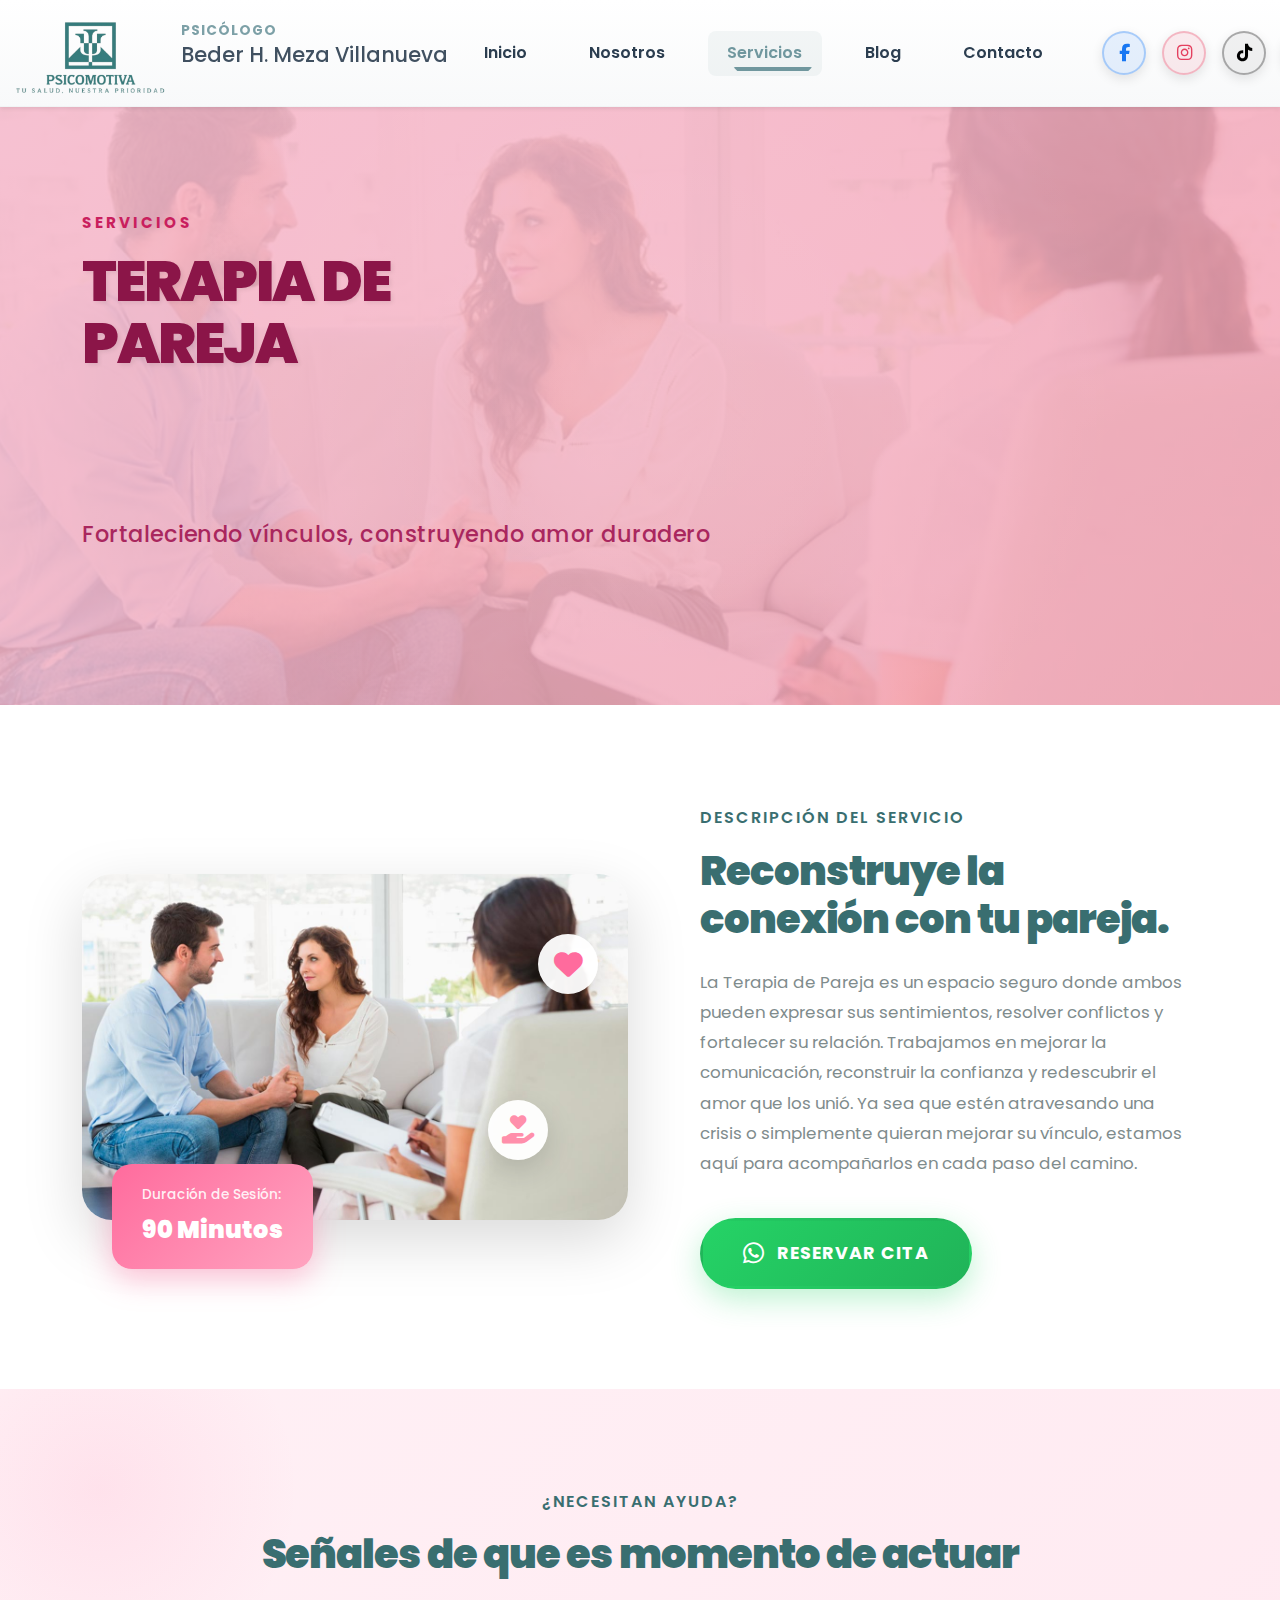
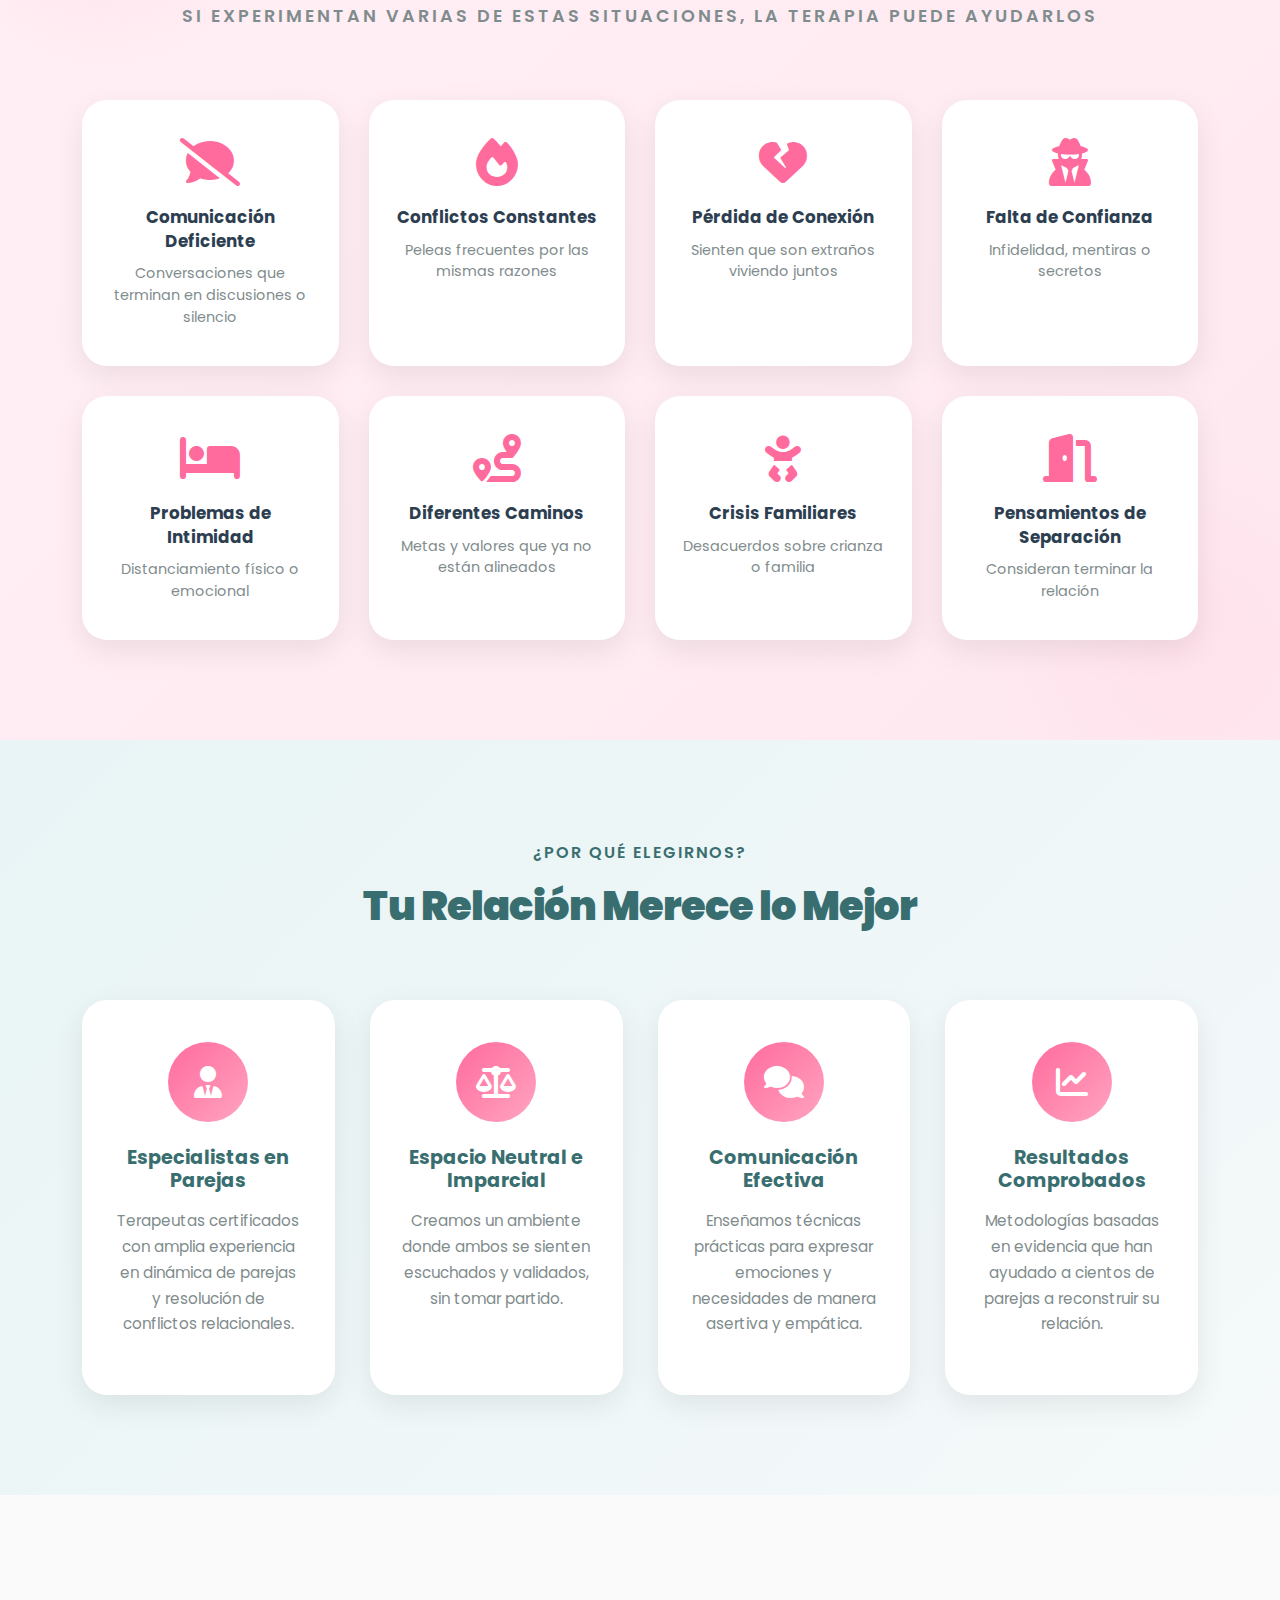
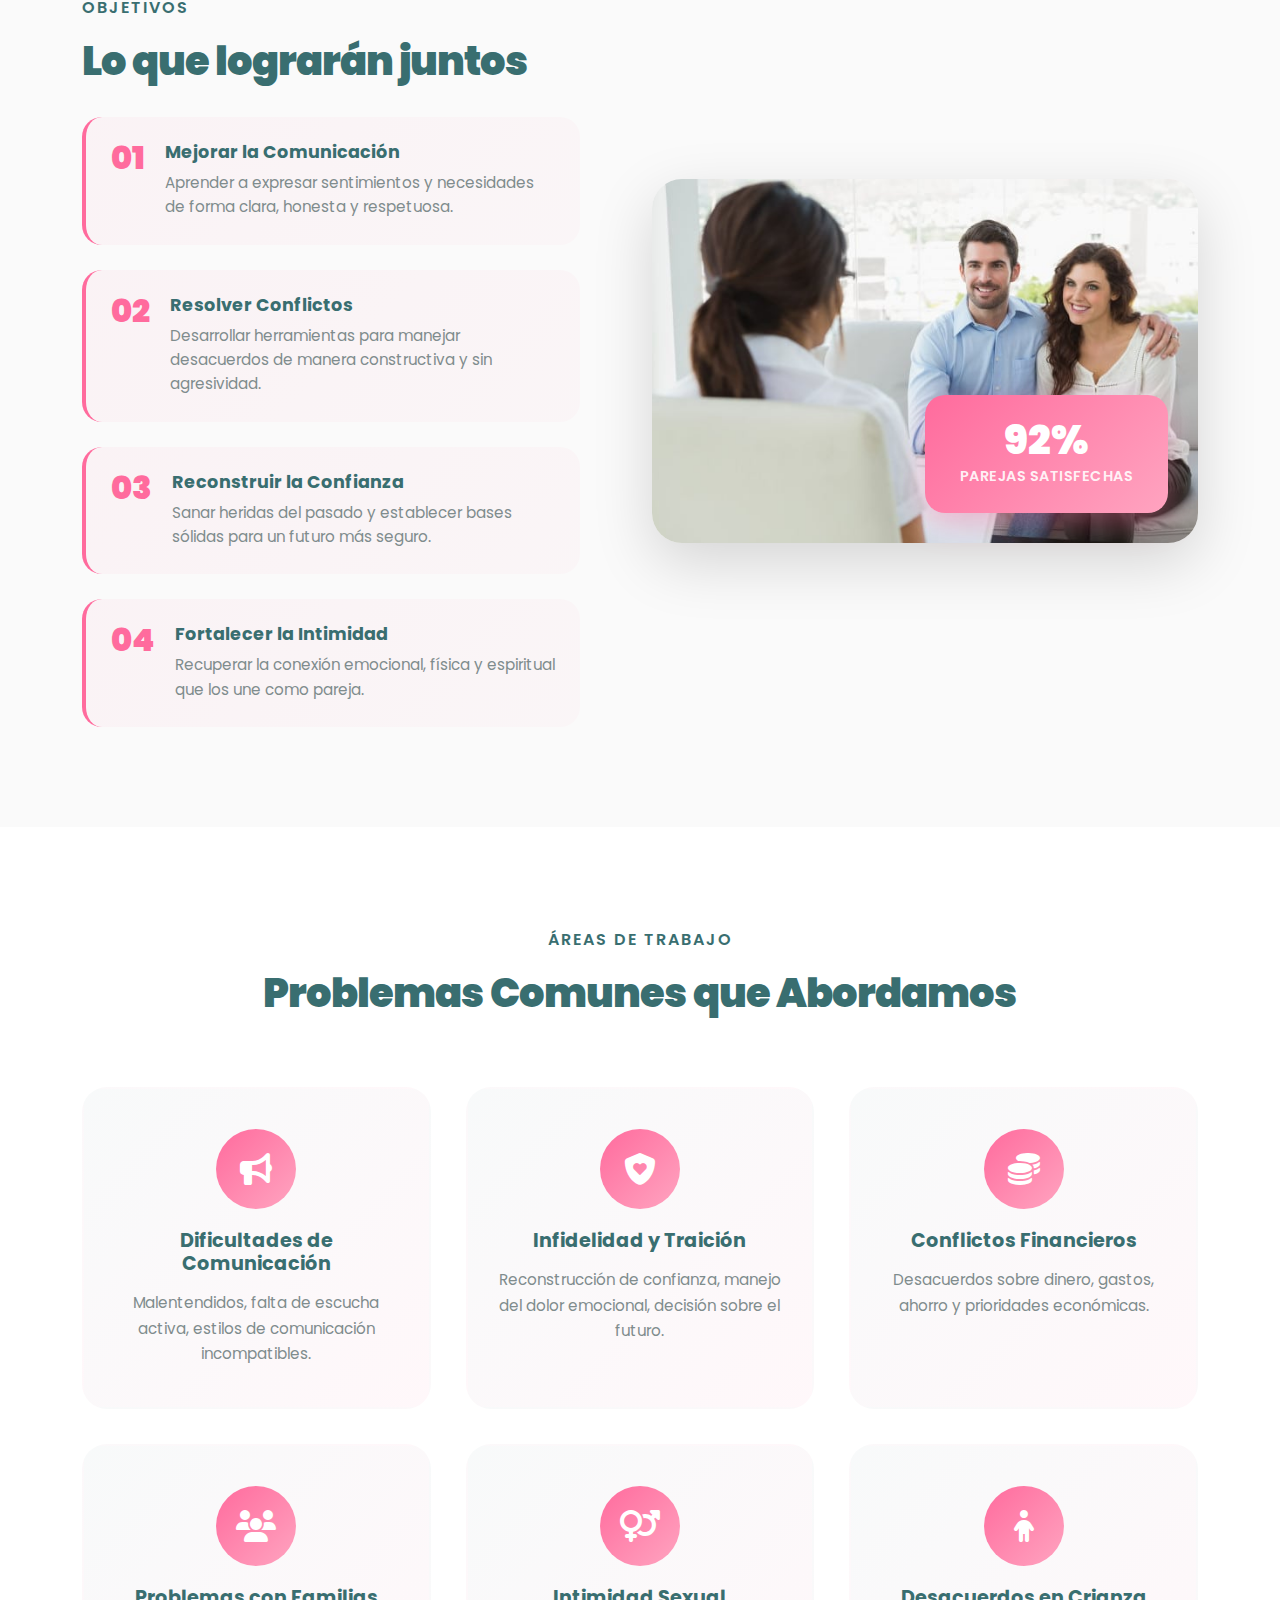
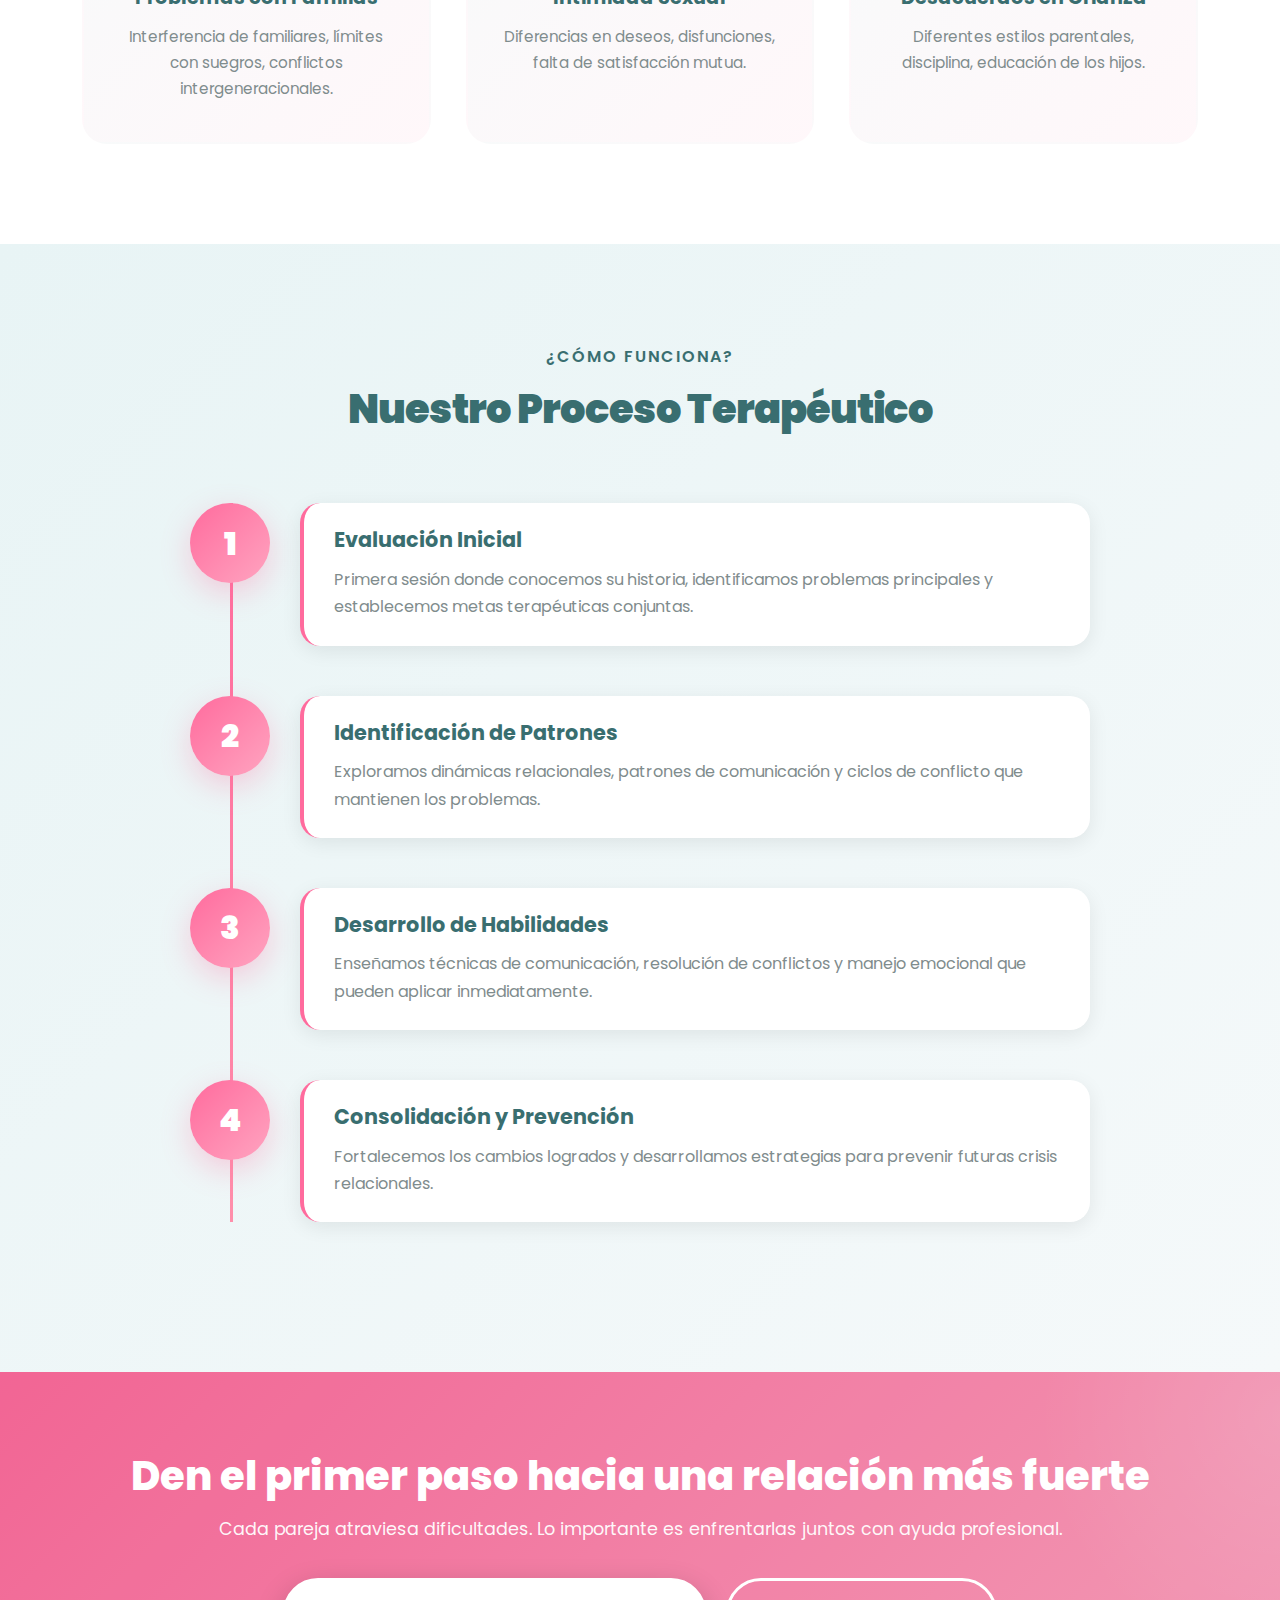
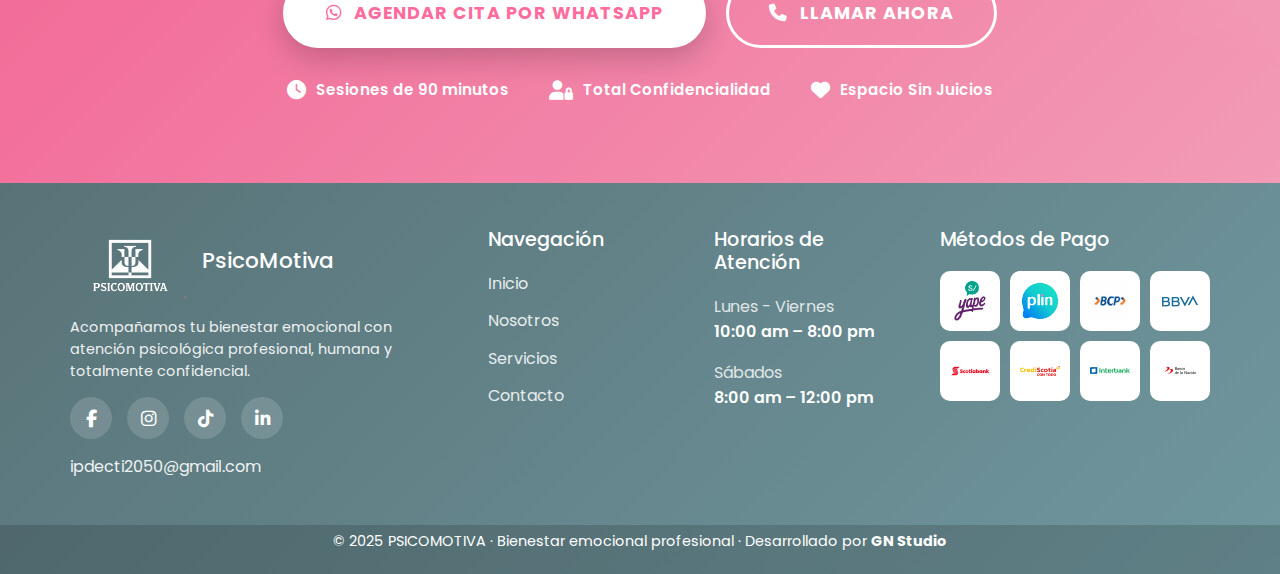
<file: Psicologia/TerapiaPareja.html>
<!DOCTYPE html>
<html lang="es">
<head>
    <meta charset="UTF-8" />
    <meta name="viewport" content="width=device-width, initial-scale=1.0" />
    <title>Terapia de Pareja - PsicoMotiva</title>
    <link rel="icon" type="image/png" href="img/icon.png" />
    
    <!-- Google Fonts -->
    <link rel="preconnect" href="https://fonts.googleapis.com" />
    <link rel="preconnect" href="https://fonts.gstatic.com" crossorigin />
    <link href="https://fonts.googleapis.com/css2?family=Poppins:wght@400;500;600;700;800;900&display=swap" rel="stylesheet" />

    <!-- Bootstrap CSS -->
    <link href="https://cdn.jsdelivr.net/npm/bootstrap@5.3.2/dist/css/bootstrap.min.css" rel="stylesheet" />

    <!-- Bootstrap Icons -->
    <link rel="stylesheet" href="https://cdn.jsdelivr.net/npm/bootstrap-icons@1.11.1/font/bootstrap-icons.css" />

    <!-- Font Awesome -->
    <link rel="stylesheet" href="https://cdnjs.cloudflare.com/ajax/libs/font-awesome/6.4.2/css/all.min.css" />

    <link rel="stylesheet" href="CSS/index.css">
    <!-- CSS de Terapia de Pareja -->
    <link rel="stylesheet" href="CSS/TerapiaPareja.css" />
</head>
<body>
    <!-- HEADER -->
    <nav class="navbar navbar-expand-lg navbar-light bg-white shadow-sm fixed-top">
        <div class="container">
            <a class="navbar-brand d-flex align-items-center" href="index.html">
                <img src="img/logo2.png" alt="PsicoMotiva Logo" class="logo-img" />
                <div class="brand-text ms-3">
                    <div class="brand-title">PSICÓLOGO</div>
                    <div class="brand-name">Beder H. Meza Villanueva</div>
                </div>
            </a>

            <button class="navbar-toggler" type="button" data-bs-toggle="collapse" data-bs-target="#navbarNav">
                <span class="navbar-toggler-icon"></span>
            </button>

            <div class="collapse navbar-collapse" id="navbarNav">
                <ul class="navbar-nav mx-auto">
                    <li class="nav-item">
                        <a class="nav-link" href="index.html">Inicio</a>
                    </li>
                    <li class="nav-item">
                        <a class="nav-link" href="nosotros.html">Nosotros</a>
                    </li>
                    <li class="nav-item dropdown">
                        <a class="nav-link dropdown-toggle active" href="servicios.html" id="serviciosDropdown" role="button" data-bs-toggle="dropdown" aria-expanded="false">
                            Servicios
                        </a>
                        <ul class="dropdown-menu dropdown-menu-custom" aria-labelledby="serviciosDropdown">
                            <li>
                                <a class="dropdown-item" href="servicios.html">
                                    <i class="fas fa-clinic-medical me-2"></i>
                                    Servicios Generales
                                </a>
                            </li>
                            <li><hr class="dropdown-divider" /></li>
                            <li>
                                <a class="dropdown-item" href="TerapiaAns.html">
                                    <i class="fas fa-heart-pulse me-2"></i>
                                    Terapia para la Ansiedad
                                </a>
                            </li>
                            <li>
                                <a class="dropdown-item" href="TerapiaDep.html">
                                    <i class="fas fa-brain me-2"></i>
                                    Terapia para la Depresión
                                </a>
                            </li>
                            <li>
                                <a class="dropdown-item" href="TerapiaPareja.html">
                                    <i class="fas fa-heart me-2"></i>
                                    Terapia de Pareja
                                </a>
                            </li>
                        </ul>
                    </li>
                    <li class="nav-item">
                        <a class="nav-link" href="blog.html">Blog</a>
                    </li>
                    <li class="nav-item">
                        <a class="nav-link" href="contacto.html">Contacto</a>
                    </li>
                </ul>

                <div class="social-icons">
                    <a href="https://www.facebook.com/tupagina" target="_blank" class="social-link facebook" aria-label="Facebook">
                        <i class="fab fa-facebook-f"></i>
                    </a>
                    <a href="https://www.instagram.com/tupagina" target="_blank" class="social-link instagram" aria-label="Instagram">
                        <i class="fab fa-instagram"></i>
                    </a>
                    <a href="https://www.tiktok.com/@tupagina" target="_blank" class="social-link tiktok" aria-label="TikTok">
                        <i class="fab fa-tiktok"></i>
                    </a>
                    <a href="https://www.linkedin.com/company/tupagina" target="_blank" class="social-link linkedin" aria-label="LinkedIn">
                        <i class="fab fa-linkedin-in"></i>
                    </a>
                </div>
            </div>
        </div>
    </nav>

    <!-- CONTENIDO PRINCIPAL -->
    <main>
        <!-- Hero Section -->
        <section class="hero-pareja">
            <div class="hero-overlay"></div>
            <div class="container">
                <div class="row align-items-center">
                    <div class="col-lg-8">
                        <div class="hero-content">
                            <span class="hero-tag">SERVICIOS</span>
                            <h1 class="hero-title">TERAPIA DE<br>PAREJA</h1>
                            <p class="hero-subtitle">Fortaleciendo vínculos, construyendo amor duradero</p>
                        </div>
                    </div>
                </div>
            </div>
        </section>

        <!-- Descripción del Servicio -->
        <section class="descripcion-servicio">
            <div class="container">
                <div class="row align-items-center">
                    <div class="col-lg-6">
                        <div class="imagen-sesion">
                            <img src="img/pareja-terapia.jpg" alt="Terapia de Pareja">
                            <div class="duracion-badge">
                                <div class="badge-content">
                                    <span class="badge-label">Duración de Sesión:</span>
                                    <span class="badge-time">90 Minutos</span>
                                </div>
                            </div>
                            <div class="floating-element elem-1">
                                <i class="fas fa-heart"></i>
                            </div>
                            <div class="floating-element elem-2">
                                <i class="fas fa-hand-holding-heart"></i>
                            </div>
                        </div>
                    </div>
                    <div class="col-lg-6">
                        <div class="contenido-descripcion">
                            <span class="section-tag">DESCRIPCIÓN DEL SERVICIO</span>
                            <h2 class="section-title">Reconstruye la conexión con tu pareja.</h2>
                            <p class="section-text">
                                La Terapia de Pareja es un espacio seguro donde ambos pueden expresar sus 
                                sentimientos, resolver conflictos y fortalecer su relación. Trabajamos en 
                                mejorar la comunicación, reconstruir la confianza y redescubrir el amor que 
                                los unió. Ya sea que estén atravesando una crisis o simplemente quieran mejorar 
                                su vínculo, estamos aquí para acompañarlos en cada paso del camino.
                            </p>
                            <a href="https://wa.me/51989077759?text=Hola,%20quiero%20agendar%20una%20cita%20para%20Terapia%20de%20Pareja" 
                               target="_blank" 
                               class="btn-reservar">
                                <i class="fab fa-whatsapp"></i>
                                RESERVAR CITA
                            </a>
                        </div>
                    </div>
                </div>
            </div>
        </section>
        <!-- Señales para buscar ayuda -->
        <section class="senales-section">
            <div class="container">
                <div class="section-header">
                    <span class="section-tag">¿NECESITAN AYUDA?</span>
                    <h2 class="section-title">Señales de que es momento de actuar</h2>
                    <p class="section-subtitle">Si experimentan varias de estas situaciones, la terapia puede ayudarlos</p>
                </div>

                <div class="senales-grid">
                    <div class="senal-card">
                        <i class="fas fa-comment-slash"></i>
                        <h5>Comunicación Deficiente</h5>
                        <p>Conversaciones que terminan en discusiones o silencio</p>
                    </div>
                    <div class="senal-card">
                        <i class="fas fa-fire"></i>
                        <h5>Conflictos Constantes</h5>
                        <p>Peleas frecuentes por las mismas razones</p>
                    </div>
                    <div class="senal-card">
                        <i class="fas fa-heart-broken"></i>
                        <h5>Pérdida de Conexión</h5>
                        <p>Sienten que son extraños viviendo juntos</p>
                    </div>
                    <div class="senal-card">
                        <i class="fas fa-user-secret"></i>
                        <h5>Falta de Confianza</h5>
                        <p>Infidelidad, mentiras o secretos</p>
                    </div>
                    <div class="senal-card">
                        <i class="fas fa-bed"></i>
                        <h5>Problemas de Intimidad</h5>
                        <p>Distanciamiento físico o emocional</p>
                    </div>
                    <div class="senal-card">
                        <i class="fas fa-route"></i>
                        <h5>Diferentes Caminos</h5>
                        <p>Metas y valores que ya no están alineados</p>
                    </div>
                    <div class="senal-card">
                        <i class="fas fa-baby"></i>
                        <h5>Crisis Familiares</h5>
                        <p>Desacuerdos sobre crianza o familia</p>
                    </div>
                    <div class="senal-card">
                        <i class="fas fa-door-open"></i>
                        <h5>Pensamientos de Separación</h5>
                        <p>Consideran terminar la relación</p>
                    </div>
                </div>
            </div>
        </section>

        <!-- ¿Por Qué Elegirnos? -->
        <section class="porque-elegirnos">
            <div class="container">
                <div class="section-header">
                    <span class="section-tag">¿POR QUÉ ELEGIRNOS?</span>
                    <h2 class="section-title">Tu Relación Merece lo Mejor</h2>
                </div>

                <div class="razones-grid">
                    <div class="razon-card">
                        <div class="razon-icon">
                            <i class="fas fa-user-tie"></i>
                        </div>
                        <h4 class="razon-title">Especialistas en Parejas</h4>
                        <p class="razon-text">
                            Terapeutas certificados con amplia experiencia en dinámica de parejas 
                            y resolución de conflictos relacionales.
                        </p>
                    </div>

                    <div class="razon-card">
                        <div class="razon-icon">
                            <i class="fas fa-balance-scale"></i>
                        </div>
                        <h4 class="razon-title">Espacio Neutral e Imparcial</h4>
                        <p class="razon-text">
                            Creamos un ambiente donde ambos se sienten escuchados y validados, 
                            sin tomar partido.
                        </p>
                    </div>

                    <div class="razon-card">
                        <div class="razon-icon">
                            <i class="fas fa-comments"></i>
                        </div>
                        <h4 class="razon-title">Comunicación Efectiva</h4>
                        <p class="razon-text">
                            Enseñamos técnicas prácticas para expresar emociones y necesidades 
                            de manera asertiva y empática.
                        </p>
                    </div>

                    <div class="razon-card">
                        <div class="razon-icon">
                            <i class="fas fa-chart-line"></i>
                        </div>
                        <h4 class="razon-title">Resultados Comprobados</h4>
                        <p class="razon-text">
                            Metodologías basadas en evidencia que han ayudado a cientos de 
                            parejas a reconstruir su relación.
                        </p>
                    </div>
                </div>
            </div>
        </section>

        <!-- Objetivos de la Terapia -->
        <section class="objetivos-terapia">
            <div class="objetivos-overlay"></div>
            <div class="container">
                <div class="row align-items-center">
                    <div class="col-lg-6 order-lg-2">
                        <div class="objetivos-imagen">
                            <img src="img/objetivos-pareja.jpg" alt="Objetivos de la Terapia">
                            <div class="stats-floating">
                                <div class="stat-box">
                                    <span class="stat-number">92%</span>
                                    <span class="stat-label">Parejas Satisfechas</span>
                                </div>
                            </div>
                        </div>
                    </div>
                    <div class="col-lg-6 order-lg-1">
                        <div class="objetivos-contenido">
                            <span class="section-tag">OBJETIVOS</span>
                            <h2 class="section-title">Lo que lograrán juntos</h2>
                            
                            <div class="objetivos-lista">
                                <div class="objetivo-item">
                                    <div class="objetivo-numero">01</div>
                                    <div class="objetivo-content">
                                        <h4>Mejorar la Comunicación</h4>
                                        <p>Aprender a expresar sentimientos y necesidades de forma clara, honesta y respetuosa.</p>
                                    </div>
                                </div>

                                <div class="objetivo-item">
                                    <div class="objetivo-numero">02</div>
                                    <div class="objetivo-content">
                                        <h4>Resolver Conflictos</h4>
                                        <p>Desarrollar herramientas para manejar desacuerdos de manera constructiva y sin agresividad.</p>
                                    </div>
                                </div>

                                <div class="objetivo-item">
                                    <div class="objetivo-numero">03</div>
                                    <div class="objetivo-content">
                                        <h4>Reconstruir la Confianza</h4>
                                        <p>Sanar heridas del pasado y establecer bases sólidas para un futuro más seguro.</p>
                                    </div>
                                </div>

                                <div class="objetivo-item">
                                    <div class="objetivo-numero">04</div>
                                    <div class="objetivo-content">
                                        <h4>Fortalecer la Intimidad</h4>
                                        <p>Recuperar la conexión emocional, física y espiritual que los une como pareja.</p>
                                    </div>
                                </div>
                            </div>
                        </div>
                    </div>
                </div>
            </div>
        </section>

        

        <!-- Problemas Comunes que Tratamos -->
        <section class="problemas-section">
            <div class="container">
                <div class="section-header">
                    <span class="section-tag">ÁREAS DE TRABAJO</span>
                    <h2 class="section-title">Problemas Comunes que Abordamos</h2>
                </div>

                <div class="problemas-grid">
                    <div class="problema-card">
                        <div class="problema-icon">
                            <i class="fas fa-bullhorn"></i>
                        </div>
                        <h4>Dificultades de Comunicación</h4>
                        <p>Malentendidos, falta de escucha activa, estilos de comunicación incompatibles.</p>
                    </div>

                    <div class="problema-card">
                        <div class="problema-icon">
                            <i class="fas fa-shield-heart"></i>
                        </div>
                        <h4>Infidelidad y Traición</h4>
                        <p>Reconstrucción de confianza, manejo del dolor emocional, decisión sobre el futuro.</p>
                    </div>

                    <div class="problema-card">
                        <div class="problema-icon">
                            <i class="fas fa-coins"></i>
                        </div>
                        <h4>Conflictos Financieros</h4>
                        <p>Desacuerdos sobre dinero, gastos, ahorro y prioridades económicas.</p>
                    </div>

                    <div class="problema-card">
                        <div class="problema-icon">
                            <i class="fas fa-users"></i>
                        </div>
                        <h4>Problemas con Familias</h4>
                        <p>Interferencia de familiares, límites con suegros, conflictos intergeneracionales.</p>
                    </div>

                    <div class="problema-card">
                        <div class="problema-icon">
                            <i class="fas fa-venus-mars"></i>
                        </div>
                        <h4>Intimidad Sexual</h4>
                        <p>Diferencias en deseos, disfunciones, falta de satisfacción mutua.</p>
                    </div>

                    <div class="problema-card">
                        <div class="problema-icon">
                            <i class="fas fa-child"></i>
                        </div>
                        <h4>Desacuerdos en Crianza</h4>
                        <p>Diferentes estilos parentales, disciplina, educación de los hijos.</p>
                    </div>
                </div>
            </div>
        </section>

        <!-- Proceso de Terapia -->
        <section class="proceso-terapia">
            <div class="container">
                <div class="section-header">
                    <span class="section-tag">¿CÓMO FUNCIONA?</span>
                    <h2 class="section-title">Nuestro Proceso Terapéutico</h2>
                </div>

                <div class="proceso-timeline">
                    <div class="proceso-step">
                        <div class="step-number">1</div>
                        <div class="step-content">
                            <h4>Evaluación Inicial</h4>
                            <p>Primera sesión donde conocemos su historia, identificamos problemas principales y establecemos metas terapéuticas conjuntas.</p>
                        </div>
                    </div>

                    <div class="proceso-step">
                        <div class="step-number">2</div>
                        <div class="step-content">
                            <h4>Identificación de Patrones</h4>
                            <p>Exploramos dinámicas relacionales, patrones de comunicación y ciclos de conflicto que mantienen los problemas.</p>
                        </div>
                    </div>

                    <div class="proceso-step">
                        <div class="step-number">3</div>
                        <div class="step-content">
                            <h4>Desarrollo de Habilidades</h4>
                            <p>Enseñamos técnicas de comunicación, resolución de conflictos y manejo emocional que pueden aplicar inmediatamente.</p>
                        </div>
                    </div>

                    <div class="proceso-step">
                        <div class="step-number">4</div>
                        <div class="step-content">
                            <h4>Consolidación y Prevención</h4>
                            <p>Fortalecemos los cambios logrados y desarrollamos estrategias para prevenir futuras crisis relacionales.</p>
                        </div>
                    </div>
                </div>
            </div>
        </section>

        <!-- Modalidades de Terapia -->
      
        <!-- CTA Final -->
        <section class="cta-final">
            <div class="cta-overlay"></div>
            <div class="container">
                <div class="cta-box">
                    <div class="cta-content">
                        <h2>Den el primer paso hacia una relación más fuerte</h2>
                        <p>Cada pareja atraviesa dificultades. Lo importante es enfrentarlas juntos con ayuda profesional.</p>
                        <div class="cta-buttons">
                            <a href="https://wa.me/51989077759?text=Hola,%20quiero%20agendar%20una%20cita%20para%20Terapia%20de%20Pareja" 
                               target="_blank" 
                               class="btn-primary-cta">
                                <i class="fab fa-whatsapp"></i>
                                Agendar Cita por WhatsApp
                            </a>
                            <a href="tel:+51989077759" class="btn-secondary-cta">
                                <i class="fas fa-phone"></i>
                                Llamar Ahora
                            </a>
                        </div>
                        <div class="cta-info">
                            <div class="info-item">
                                <i class="fas fa-clock"></i>
                                <span>Sesiones de 90 minutos</span>
                            </div>
                            <div class="info-item">
                                <i class="fas fa-user-lock"></i>
                                <span>Total Confidencialidad</span>
                            </div>
                            <div class="info-item">
                                <i class="fas fa-heart"></i>
                                <span>Espacio Sin Juicios</span>
                            </div>
                        </div>
                    </div>
                </div>
            </div>
        </section>
    </main>

    <!-- FOOTER -->
    <footer class="footer-creative">
        <div class="footer-container">
            <div class="footer-brand">
                <div class="brand-header">
                    <img src="img/logof.png" alt="PsicoMotiva">
                    <h2>PsicoMotiva</h2>
                </div>
                <p class="brand-text">
                    Acompañamos tu bienestar emocional con atención psicológica
                    profesional, humana y totalmente confidencial.
                </p>
                <div class="footer-social">
                    <a href="#" class="social facebook"><i class="fab fa-facebook-f"></i></a>
                    <a href="#" class="social instagram"><i class="fab fa-instagram"></i></a>
                    <a href="#" class="social tiktok"><i class="fab fa-tiktok"></i></a>
                    <a href="#" class="social linkedin"><i class="fab fa-linkedin-in"></i></a>
                </div>
                <span class="footer-email">
                    <a href="mailto:ipdecti2050@gmail.com">ipdecti2050@gmail.com</a>
                </span>
            </div>

            <div class="footer-nav">
                <h4>Navegación</h4>
                <a href="index.html">Inicio</a>
                <a href="nosotros.html">Nosotros</a>
                <a href="servicios.html">Servicios</a>
                <a href="contacto.html">Contacto</a>
            </div>

            <div class="footer-hours">
                <h4>Horarios de Atención</h4>
                <div class="hour-item">
                    <span>Lunes - Viernes</span>
                    <strong>10:00 am – 8:00 pm</strong>
                </div>
                <div class="hour-item">
                    <span>Sábados</span>
                    <strong>8:00 am – 12:00 pm</strong>
                </div>
            </div>

            <div class="footer-payments">
                <h4>Métodos de Pago</h4>
                <div class="payment-grid">
                    <img src="img/yape.png" alt="Yape" data-banco="yape">
                    <img src="img/plin.png" alt="Plin" data-banco="plin">
                    <img src="img/bcp.png" alt="BCP" data-banco="bcp">
                    <img src="img/bbva.png" alt="BBVA" data-banco="bbva">
                    <img src="img/scotiabank.png" alt="Scotiabank" data-banco="scotiabank">
                    <img src="img/crediscotia.png" alt="CrediScotia" data-banco="crediscotia">
                    <img src="img/interbank.png" alt="Interbank" data-banco="interbank">
                    <img src="img/banco-nacion.png" alt="Banco de la Nación" data-banco="banconacion">
                </div>
            </div>
        </div>

        <div class="footer-bottom">
             <p> © 2025 PSICOMOTIVA · Bienestar emocional profesional · 
        Desarrollado por <strong>GN Studio</strong></p>
        </div>
    </footer>

    <!-- MODAL -->
    <div class="modal-overlay" id="modalBanco">
        <div class="modal-content">
            <button class="modal-close" id="closeModal">
                <i class="fas fa-times"></i>
            </button>

            <h2 class="modal-title">¡CONECTA CONTIGO, DESDE AHORA!</h2>
            <p class="modal-subtitle">Realiza tu depósito o transferencia a nuestra cuenta <strong id="bancoNombre">BBVA</strong> y da el primer paso hacia tu bienestar emocional.</p>

            <div class="banco-logo">
                <img id="bancoLogo" src="img/bbva.png" alt="Banco">
            </div>

            <div id="cuentasContainer">
                <!-- Se llenará dinámicamente -->
            </div>

            <div class="titular-info">
                <i class="fas fa-user"></i>
                <span class="titular-nombre">A nombre de: Beder Henry Meza V.</span>
            </div>

            <p class="modal-footer-text">
                Luego de realizar el pago, envíanos tu comprobante por WhatsApp para confirmar tu sesión.
            </p>
        </div>
    </div>
   <script src="JS/TerapiaPareja.js"></script>
    <!-- Bootstrap JS -->
    <script src="https://cdn.jsdelivr.net/npm/bootstrap@5.3.2/dist/js/bootstrap.bundle.min.js"></script>
</body>
</html>
</file>
<file: Psicologia/CSS/index.css>
/* Variables */
:root {
    --primary-color: #70979e;
    --secondary-color: #72979f;
    --text-color: #333;
    --white: #ffffff;
    --gradient-primary: linear-gradient(135deg, #72979f 0%, #396e70 100%);
}

html {
    scroll-behavior: smooth;
    overflow-x: hidden; /* NUEVO: Evita scroll horizontal */
}

body {
  display: grid;
  grid-template-rows: auto 1fr auto;
  min-height: 100vh;
  margin: 0;
   overflow-x: hidden; /* NUEVO: Evita scroll horizontal */
    width: 100%; /* NUEVO */
    max-width: 100vw; /* NUEVO */
}

/* NAVBAR */
.navbar {
    padding: 0.2rem 0;
    background: linear-gradient(to bottom, #ffffff 0%, #f8f9fa 100%) !important;
    border-bottom: 1px solid rgba(114, 151, 159, 0.1);
}

.navbar .container {
    padding-left: 0;
    margin-left: 0;
    max-width: 100%;
}

.navbar.scrolled {
    box-shadow: 0 5px 25px rgba(0, 0, 0, 0.1) !important;
}

/* LOGO Y TEXTO */
.navbar-brand {
    padding-left: 1rem;
    margin-left: 0;
}

.logo-img {
    height: 90px;
    width: auto;
}

.brand-title {
    font-family: 'Poppins', sans-serif;
    font-size: 0.85rem;
    font-weight: 700;
    color: var(--primary-color);
    letter-spacing: 1px;
    text-transform: uppercase;
}

.brand-name {
    font-family: 'Poppins', sans-serif;
    font-size: 1.3rem;
    font-weight: 500;
    color: var(--text-color);
    margin-top: -2px;
}

/* MENÚ */
.navbar-nav {
    gap: 1.5rem;
}

.nav-link {
    color: var(--text-color) !important;
    font-weight: 600;
    padding: 0.6rem 1.2rem !important;
    position: relative;
    transition: all 0.3s ease;
    border-radius: 8px;
    font-family: 'Poppins', sans-serif;
}

/* Subrayado animado */
.nav-link::after {
    content: '';
    position: absolute;
    bottom: 5px;
    left: 50%;
    transform: translateX(-50%);
    width: 0;
    height: 3px;
    background: var(--gradient-primary);
    transition: width 0.4s ease;
    border-radius: 2px;
}

.nav-link:hover::after,
.nav-link.active::after {
    width: 70%;
}

.nav-link:hover {
    color: var(--primary-color) !important;
    background: rgba(114, 151, 159, 0.05);
    transform: translateY(-2px);
}

.nav-link.active {
    color: var(--primary-color) !important;
    background: rgba(114, 151, 159, 0.08);
}

/* DROPDOWN */
.dropdown-toggle::after {
    margin-left: 0.5rem;
    transition: transform 0.3s ease;
}

.dropdown-toggle[aria-expanded="true"]::after {
    transform: rotate(180deg);
}

.dropdown-menu-custom {
    border: none;
    box-shadow: 0 10px 40px rgba(0, 0, 0, 0.15);
    border-radius: 16px;
    padding: 0.5rem;
    margin-top: 0.8rem;
    min-width: 320px;
}

.dropdown-item {
    padding: 1rem 1.5rem;
    font-weight: 500;
    color: var(--text-color);
    transition: all 0.3s ease;
    display: flex;
    align-items: center;
    position: relative;
    border-radius: 10px;
    margin: 0.2rem 0;
    border-left: 3px solid transparent;
    font-family: 'Poppins', sans-serif;
}

.dropdown-item i {
    font-size: 1.3rem;
    width: 35px;
    margin-right: 1rem;
    transition: all 0.3s ease;
}

.dropdown-item:hover {
    background: linear-gradient(90deg, rgba(114, 151, 159, 0.1) 0%, rgba(57, 110, 112, 0.05) 100%);
    color: var(--primary-color);
    border-left-color: var(--primary-color);
    padding-left: 1.8rem;
}

.dropdown-item:hover i {
    transform: scale(1.15);
}

.dropdown-divider {
    margin: 0.5rem 0;
    border-color: rgba(0, 0, 0, 0.08);
}

/* Colores iconos dropdown */
.dropdown-item:not(:hover) .fa-clinic-medical { color: #70979e; }
.dropdown-item:not(:hover) .fa-heart-pulse { color: #f093fb; }
.dropdown-item:not(:hover) .fa-brain { color: #5f72bd; }
.dropdown-item:not(:hover) .fa-heart { color: #ff6b95; }

/* REDES SOCIALES */
.social-icons {
    display: flex;
    align-items: center;
    margin-left: 2.5rem; 
    gap: 1rem; 
}

.social-link {
    width: 44px;
    height: 44px;
    border-radius: 50%;
    display: flex;
    align-items: center;
    justify-content: center;
    text-decoration: none;
    transition: all 0.4s ease;
    font-size: 1.1rem;
    position: relative;
    overflow: hidden;
    box-shadow: 0 4px 12px rgba(0, 0, 0, 0.1);
}

.social-link::before {
    content: '';
    position: absolute;
    width: 100%;
    height: 100%;
    border-radius: 50%;
    transform: scale(0);
    transition: transform 1s ease;
    z-index: -1;
}

.social-link:hover::before {
    transform: scale(1);
}

.social-link:hover {
    transform: translateY(-5px) scale(1.05);
}

.social-link i {
    transition: transform 0.6s ease;
}

.social-link:hover i {
    transform: rotate(360deg);
}

/* Facebook */
.social-link.facebook {
    color: #1877f2;
    background: rgba(24, 119, 242, 0.1);
    border: 2px solid rgba(24, 119, 242, 0.3);
}
.social-link.facebook::before { background: #1877f2; }
.social-link.facebook:hover {
    color: var(--white);
    border-color: #1877f2;
    box-shadow: 0 8px 20px rgba(24, 119, 242, 0.4);
}

/* Instagram */
.social-link.instagram {
    color: #e4405f;
    background: rgba(228, 64, 95, 0.1);
    border: 2px solid rgba(228, 64, 95, 0.3);
}
.social-link.instagram::before {
    background: linear-gradient(45deg, #f09433 0%, #e6683c 25%, #dc2743 50%, #cc2366 75%, #bc1888 100%);
}
.social-link.instagram:hover {
    color: var(--white);
    border-color: #e4405f;
    box-shadow: 0 8px 20px rgba(228, 64, 95, 0.4);
}

/* TikTok */
.social-link.tiktok {
    color: #000000;
    background: rgba(0, 0, 0, 0.05);
    border: 2px solid rgba(0, 0, 0, 0.3);
}
.social-link.tiktok::before { background: #000000; }
.social-link.tiktok:hover {
    color: var(--white);
    border-color: #000000;
    box-shadow: 0 8px 20px rgba(0, 0, 0, 0.4);
}

/* LinkedIn */
.social-link.linkedin {
    color: #0077b5;
    background: rgba(0, 119, 181, 0.1);
    border: 2px solid rgba(0, 119, 181, 0.3);
}
.social-link.linkedin::before { background: #0077b5; }
.social-link.linkedin:hover {
    color: var(--white);
    border-color: #0077b5;
    box-shadow: 0 8px 20px rgba(0, 119, 181, 0.4);
}

/* CAROUSEL HERO */
.hero-carousel {
    position: relative;
    margin-top: 90px;
}

.carousel-inner {
    height: 600px;
}

.carousel-item {
    height: 600px;
}

.carousel-item img {
    height: 100%;
    object-fit: cover;
    object-position: center;
}

/* Overlay oscuro sobre las imágenes */
.carousel-overlay {
    position: absolute;
    top: 0;
    left: 0;
    width: 100%;
    height: 100%;
    background: linear-gradient(135deg, rgba(112, 151, 158, 0.85) 0%, rgba(57, 110, 112, 0.75) 100%);
    z-index: 1;
}

/* Contenido del carousel */
.carousel-caption-custom {
    position: absolute;
    top: 50%;
    left: 0;
    right: 0;
    transform: translateY(-50%);
    z-index: 2;
    text-align: left;
}

/* Título principal */
.hero-title {
    font-family: 'Poppins', sans-serif;
    font-size: 3.5rem;
    font-weight: 700;
    color: #fff;
    line-height: 1.2;
    margin-bottom: 1.5rem;
    animation: fadeInUp 0.8s ease;
    min-height: 250px;
}

.hero-title .text-highlight {
    color: #72979f;
}

/* Efecto de escritura */
.typing-text {
    display: inline-block;
    border-right: 3px solid #72979f;
    animation: blink 0.7s infinite;
}

@keyframes blink {
    0%, 50% { border-color: #72979f; }
    51%, 100% { border-color: transparent; }
}

/* Subtítulo */
.hero-subtitle {
    font-family: 'Poppins', sans-serif;
    font-size: 1.3rem;
    color: rgba(255, 255, 255, 0.95);
    margin-bottom: 2rem;
    animation: fadeInUp 1s ease;
}

/* Botón Hero */
.btn-hero {
    display: inline-block;
    padding: 1rem 2.5rem;
    background: linear-gradient(135deg, #72979f 0%, #396e70 100%);
    color: #fff;
    font-family: 'Poppins', sans-serif;
    font-size: 1.1rem;
    font-weight: 600;
    text-decoration: none;
    border-radius: 50px;
    box-shadow: 0 8px 25px rgba(114, 151, 159, 0.4);
    transition: all 0.4s ease;
    animation: fadeInUp 1.2s ease;
    letter-spacing: 1px;
}

.btn-hero:hover {
    transform: translateY(-5px);
    box-shadow: 0 12px 35px rgba(114, 151, 159, 0.6);
    background: linear-gradient(135deg, #396e70 0%, #72979f 100%);
    color: #fff;
}

/* Indicadores */
.carousel-indicators {
    bottom: 30px;
    z-index: 3;
}

.carousel-indicators button {
    width: 12px;
    height: 12px;
    border-radius: 50%;
    background-color: rgba(255, 255, 255, 0.5);
    border: none;
    margin: 0 5px;
    transition: all 0.3s ease;
}

.carousel-indicators button.active {
    width: 30px;
    border-radius: 10px;
    background-color: #72979f;
}

/* Ocultar flechas completamente */
.carousel-control-prev,
.carousel-control-next {
    display: none !important;
}

/* Animaciones */
@keyframes fadeInUp {
    from {
        opacity: 0;
        transform: translateY(30px);
    }
    to {
        opacity: 1;
        transform: translateY(0);
    }
}

/* SECCIÓN NOSOTROS */
.nosotros-section {
    padding: 60px 0;
    background: #ffffff;
    position: relative;
    overflow: hidden;
}

.nosotros-section::before {
    content: '';
    position: absolute;
    top: 0;
    left: 0;
    width: 50%;
    height: 100%;
    background: linear-gradient(135deg, rgba(114, 151, 159, 0.03) 0%, rgba(114, 151, 159, 0.08) 100%);
    z-index: 0;
}

.nosotros-section .container {
    position: relative;
    z-index: 1;
}

/* Contenido de texto */
.content-side {
    padding-right: 3rem;
}

.nosotros-section .subtitle {
    color: #72979f;
    font-size: 0.95rem;
    font-weight: 600;
    letter-spacing: 3px;
    margin-bottom: 1rem;
    text-transform: uppercase;
    animation: fadeInDown 0.8s ease;
    font-family: 'Poppins', sans-serif;
}

.nosotros-section .title {
    color: #396e70;
    font-size: 3rem;
    font-weight: 900;
    margin-bottom: 1.5rem;
    line-height: 1.1;
    animation: fadeInDown 0.8s ease 0.2s backwards;
    letter-spacing: -2px;
    font-family: 'Poppins', sans-serif;
}

.nosotros-section .description {
    color: #5a6c7d;
    font-size: 1.05rem;
    line-height: 1.8;
    margin-bottom: 2.5rem;
    animation: fadeInUp 0.8s ease 0.4s backwards;
    font-weight: 400;
    font-family: 'Poppins', sans-serif;
}

/* Stats Container */
.stats-container {
    display: flex;
    gap: 2rem;
    margin-bottom: 2.5rem;
    animation: fadeInUp 0.8s ease 0.5s backwards;
}

.stat-item {
    flex: 1;
    text-align: center;
    padding: 1rem;
    background: linear-gradient(135deg, rgba(114, 151, 159, 0.08) 0%, rgba(57, 110, 112, 0.05) 100%);
    border-radius: 15px;
    transition: all 0.3s ease;
    border: 2px solid transparent;
}

.stat-item:hover {
    transform: translateY(-5px);
    border-color: #72979f;
    box-shadow: 0 10px 25px rgba(114, 151, 159, 0.2);
}

.stat-number {
    font-size: 2.2rem;
    font-weight: 900;
    color: #396e70;
    font-family: 'Poppins', sans-serif;
    margin-bottom: 0.3rem;
}

.stat-label {
    font-size: 0.85rem;
    color: #5a6c7d;
    font-weight: 600;
    font-family: 'Poppins', sans-serif;
    text-transform: uppercase;
    letter-spacing: 0.5px;
}

.btn-nosotros {
    display: inline-block;
    background: linear-gradient(135deg, #72979f 0%, #396e70 100%);
    color: white;
    padding: 1rem 3rem;
    border-radius: 50px;
    text-decoration: none;
    font-size: 1rem;
    font-weight: 700;
    text-transform: uppercase;
    letter-spacing: 2px;
    box-shadow: 0 10px 30px rgba(114, 151, 159, 0.3);
    transition: all 0.4s ease;
    animation: fadeInUp 0.8s ease 0.6s backwards;
    border: 3px solid transparent;
    font-family: 'Poppins', sans-serif;
}

.btn-nosotros:hover {
    background: white;
    color: #72979f;
    border-color: #72979f;
    transform: translateY(-5px);
    box-shadow: 0 15px 40px rgba(114, 151, 159, 0.4);
}

/* Contenedor de imágenes */
.images-side {
    position: relative;
}

.images-container {
    position: relative;
    height: 450px;
    animation: fadeInRight 0.8s ease 0.4s backwards;
}

.image-circle {
    position: absolute;
    border-radius: 50%;
    overflow: hidden;
    border: 8px solid white;
    box-shadow: 0 25px 70px rgba(0, 0, 0, 0.15);
    transition: transform 0.4s ease;
}

.image-circle:hover {
    transform: scale(1.08) rotate(5deg);
}

.image-circle.large {
    width: 300px;
    height: 300px;
    right: 20px;
    bottom: 40px;
    animation: float 6s ease-in-out infinite;
    border-color: #72979f;
}

.image-circle.small {
    width: 260px;
    height: 260px;
    left: 0;
    top: 20px;
    animation: float 6s ease-in-out infinite 3s;
    border-color: #396e70;
}

.image-circle img {
    width: 100%;
    height: 100%;
    object-fit: cover;
}

/* Elementos flotantes decorativos */
.floating-element {
    position: absolute;
    width: 60px;
    height: 60px;
    border-radius: 50%;
    display: flex;
    align-items: center;
    justify-content: center;
    font-size: 1.5rem;
    box-shadow: 0 10px 30px rgba(0, 0, 0, 0.15);
    z-index: 10;
}

.floating-element i {
    color: white;
}

.element-1 {
    background: linear-gradient(135deg, #ff6b95 0%, #ff8fab 100%);
    top: 50%;
    left: -30px;
    animation: float 5s ease-in-out infinite;
}

.element-2 {
    background: linear-gradient(135deg, #72979f 0%, #396e70 100%);
    top: 10%;
    right: 10%;
    animation: float 5s ease-in-out infinite 2s;
}

.element-3 {
    background: linear-gradient(135deg, #5f72bd 0%, #9921e8 100%);
    bottom: 10%;
    right: -20px;
    animation: float 5s ease-in-out infinite 1s;
}

/* Patrón decorativo de fondo */
.bg-pattern {
    position: absolute;
    bottom: 0;
    right: 0;
    width: 300px;
    height: 300px;
    background-image: 
        radial-gradient(circle at 20% 80%, rgba(114, 151, 159, 0.08) 0%, transparent 50%),
        radial-gradient(circle at 80% 20%, rgba(57, 110, 112, 0.08) 0%, transparent 50%);
    z-index: 0;
    pointer-events: none;
}

/* Animaciones */
@keyframes fadeInDown {
    from {
        opacity: 0;
        transform: translateY(-30px);
    }
    to {
        opacity: 1;
        transform: translateY(0);
    }
}

@keyframes fadeInRight {
    from {
        opacity: 0;
        transform: translateX(50px);
    }
    to {
        opacity: 1;
        transform: translateX(0);
    }
}

@keyframes float {
    0%, 100% {
        transform: translateY(0px);
    }
    50% {
        transform: translateY(-20px);
    }
}

/* SECCIÓN SERVICIOS */
.servicios-section {
    padding: 80px 0;
    background: linear-gradient(135deg, #e8f4f5 0%, #f5f9fa 100%);
    position: relative;
}

.servicios-section .container {
    max-width: 1300px;
    padding-left: 60px;
    padding-right: 60px;
    margin: 0 auto;
}

/* Header */
.section-header {
    text-align: center;
    margin-bottom: 60px;
    animation: fadeInDown 0.8s ease;
}

.section-subtitle {
    color: #ff6b9d;
    font-size: 1.1rem;
    font-weight: 600;
    letter-spacing: 3px;
    text-transform: uppercase;
    margin-bottom: 10px;
    font-family: 'Poppins', sans-serif;
}

.section-title {
    color: #396e70;
    font-size: 3.5rem;
    font-weight: 900;
    letter-spacing: -1px;
    font-family: 'Poppins', sans-serif;
}

/* Cards Container */
.cards-container {
    display: grid;
    grid-template-columns: repeat(auto-fit, minmax(350px, 1fr));
    gap: 40px;
    margin-bottom: 50px;
    padding: 0 20px;
}

/* Card */
.service-card {
    position: relative;
    background: white;
    border-radius: 25px;
    overflow: hidden;
    box-shadow: 0 10px 40px rgba(0, 0, 0, 0.08);
    transition: all 0.5s cubic-bezier(0.4, 0, 0.2, 1);
    cursor: pointer;
    animation: fadeInUp 0.8s ease backwards;
}

.service-card:nth-child(1) { animation-delay: 0.1s; }
.service-card:nth-child(2) { animation-delay: 0.2s; }
.service-card:nth-child(3) { animation-delay: 0.3s; }

.service-card::before {
    content: '';
    position: absolute;
    top: 0;
    left: 0;
    width: 100%;
    height: 6px;
    background: linear-gradient(90deg, #ff6b9d 0%, #ffa4c0 100%);
    transform: scaleX(0);
    transform-origin: left;
    transition: transform 0.5s ease;
}

/* Hover Effects por Card */
.service-card.ansiedad:hover::before {
    background: linear-gradient(90deg, #ff6b9d 0%, #ffa4c0 100%);
    transform: scaleX(1);
}

.service-card.depresion:hover::before {
    background: linear-gradient(90deg, #5f72bd 0%, #9921e8 100%);
    transform: scaleX(1);
}

.service-card.pareja:hover::before {
    background: linear-gradient(90deg, #72979f 0%, #396e70 100%);
    transform: scaleX(1);
}

.service-card:hover {
    transform: translateY(-15px) scale(1.02);
    box-shadow: 0 25px 60px rgba(0, 0, 0, 0.15);
}

/* Image Container */
.card-image {
    position: relative;
    width: 100%;
    height: 300px;
    overflow: hidden;
}

.card-image img {
    width: 100%;
    height: 100%;
    object-fit: cover;
    transition: transform 0.6s ease;
}

.service-card:hover .card-image img {
    transform: scale(1.1) rotate(2deg);
}

.card-image::after {
    content: '';
    position: absolute;
    top: 0;
    left: 0;
    width: 100%;
    height: 100%;
    background: linear-gradient(180deg, transparent 0%, rgba(0,0,0,0.3) 100%);
    opacity: 0;
    transition: opacity 0.4s ease;
}

.service-card:hover .card-image::after {
    opacity: 1;
}

/* Icon Badge */
.icon-badge {
    position: absolute;
    top: 20px;
    left: 20px;
    width: 70px;
    height: 70px;
    background: white;
    border-radius: 50%;
    display: flex;
    align-items: center;
    justify-content: center;
    box-shadow: 0 8px 25px rgba(0, 0, 0, 0.15);
    z-index: 2;
    transition: all 0.4s ease;
}

.icon-badge i {
    font-size: 1.8rem;
    transition: all 0.4s ease;
}

/* Colores de iconos por servicio */
.ansiedad .icon-badge i { color: #ff6b9d; }
.depresion .icon-badge i { color: #5f72bd; }
.pareja .icon-badge i { color: #72979f; }

.service-card:hover .icon-badge {
    transform: scale(1.15) rotate(10deg);
}

.service-card.ansiedad:hover .icon-badge {
    background: linear-gradient(135deg, #ff6b9d 0%, #ffa4c0 100%);
}

.service-card.depresion:hover .icon-badge {
    background: linear-gradient(135deg, #5f72bd 0%, #9921e8 100%);
}

.service-card.pareja:hover .icon-badge {
    background: linear-gradient(135deg, #72979f 0%, #396e70 100%);
}

.service-card:hover .icon-badge i {
    color: white;
    transform: rotateY(360deg);
}

/* Card Content */
.card-content {
    padding: 35px 30px;
    background: white;
    position: relative;
}

.card-title {
    font-size: 1.6rem;
    font-weight: 700;
    margin-bottom: 15px;
    color: #2c3e50;
    transition: color 0.3s ease;
    font-family: 'Poppins', sans-serif;
}

.service-card.ansiedad:hover .card-title { color: #ff6b9d; }
.service-card.depresion:hover .card-title { color: #5f72bd; }
.service-card.pareja:hover .card-title { color: #72979f; }

.card-description {
    font-size: 1rem;
    line-height: 1.7;
    color: #5a6c7d;
    font-weight: 400;
    font-family: 'Poppins', sans-serif;
}

/* Decorative elements */
.card-content::before {
    content: '';
    position: absolute;
    bottom: 0;
    left: 50%;
    transform: translateX(-50%) scaleX(0);
    width: 80%;
    height: 4px;
    border-radius: 2px;
    transition: transform 0.5s ease;
}

.service-card.ansiedad:hover .card-content::before {
    background: linear-gradient(90deg, #ff6b9d 0%, #ffa4c0 100%);
    transform: translateX(-50%) scaleX(1);
}

.service-card.depresion:hover .card-content::before {
    background: linear-gradient(90deg, #5f72bd 0%, #9921e8 100%);
    transform: translateX(-50%) scaleX(1);
}

.service-card.pareja:hover .card-content::before {
    background: linear-gradient(90deg, #72979f 0%, #396e70 100%);
    transform: translateX(-50%) scaleX(1);
}

/* Button */
.cta-button {
    text-align: center;
    animation: fadeInUp 0.8s ease 0.5s backwards;
}

.btn-servicios {
    display: inline-block;
    padding: 18px 50px;
    background: linear-gradient(135deg, #72979f 0%, #396e70 100%);
    color: white;
    font-size: 1.1rem;
    font-weight: 700;
    text-transform: uppercase;
    letter-spacing: 2px;
    border-radius: 50px;
    text-decoration: none;
    box-shadow: 0 10px 30px rgba(114, 151, 159, 0.3);
    transition: all 0.4s ease;
    border: 3px solid transparent;
    position: relative;
    overflow: hidden;
    font-family: 'Poppins', sans-serif;
}

.btn-servicios::before {
    content: '';
    position: absolute;
    top: 50%;
    left: 50%;
    width: 0;
    height: 0;
    border-radius: 50%;
    background: rgba(255, 255, 255, 0.2);
    transform: translate(-50%, -50%);
    transition: width 0.6s ease, height 0.6s ease;
}

.btn-servicios:hover::before {
    width: 300px;
    height: 300px;
}

.btn-servicios:hover {
    background: white;
    color: #72979f;
    border-color: #72979f;
    transform: translateY(-5px);
    box-shadow: 0 15px 40px rgba(114, 151, 159, 0.4);
}

/* SECCIÓN PAQUETES */
.paquetes-section {
    max-width: 1400px;
    margin: 0 auto;
    padding: 100px 40px 80px 40px;
}

/* Packages Grid */
.packages-grid {
    display: grid;
    grid-template-columns: repeat(auto-fit, minmax(350px, 1fr));
    gap: 35px;
    margin-bottom: 50px;
}

/* Package Card */
.package-card {
    background: white;
    border-radius: 30px;
    padding: 45px 35px;
    position: relative;
    overflow: hidden;
    border: 3px solid #e8f4f5;
    transition: all 0.5s cubic-bezier(0.4, 0, 0.2, 1);
    cursor: pointer;
    animation: fadeInUp 0.8s ease backwards;
}

.package-card:nth-child(1) { animation-delay: 0.1s; }
.package-card:nth-child(2) { animation-delay: 0.2s; }
.package-card:nth-child(3) { animation-delay: 0.3s; }

/* Background Gradient on Hover */
.package-card::before {
    content: '';
    position: absolute;
    top: 0;
    left: 0;
    width: 100%;
    height: 100%;
    opacity: 0;
    transition: opacity 0.5s ease;
    z-index: 0;
}

.package-card.esencial::before {
    background: linear-gradient(135deg, rgba(114, 151, 159, 0.05) 0%, rgba(57, 110, 112, 0.08) 100%);
}

.package-card.avanzado::before {
    background: linear-gradient(135deg, rgba(255, 107, 157, 0.05) 0%, rgba(255, 164, 192, 0.08) 100%);
}

.package-card.integral::before {
    background: linear-gradient(135deg, rgba(95, 114, 189, 0.05) 0%, rgba(153, 33, 232, 0.08) 100%);
}

.package-card:hover::before {
    opacity: 1;
}

.package-card:hover {
    transform: translateY(-15px);
    box-shadow: 0 30px 70px rgba(0, 0, 0, 0.15);
}

/* Hover Border Colors */
.package-card.esencial:hover {
    border-color: #72979f;
}

.package-card.avanzado:hover {
    border-color: #ff6b9d;
}

.package-card.integral:hover {
    border-color: #5f72bd;
}

/* Popular Badge */
.popular-badge {
    position: absolute;
    top: 20px;
    right: -35px;
    background: linear-gradient(135deg, #FFD700 0%, #FFA500 100%);
    color: #000;
    padding: 8px 50px;
    font-weight: 700;
    font-size: 0.85rem;
    letter-spacing: 1px;
    transform: rotate(45deg);
    box-shadow: 0 5px 15px rgba(255, 215, 0, 0.4);
    z-index: 10;
}

/* Icon Badge */
.package-icon {
    width: 80px;
    height: 80px;
    border-radius: 50%;
    display: flex;
    align-items: center;
    justify-content: center;
    margin: 0 auto 25px;
    position: relative;
    z-index: 1;
    transition: all 0.5s ease;
    border: 3px solid;
}

.package-card.esencial .package-icon {
    background: linear-gradient(135deg, rgba(114, 151, 159, 0.1) 0%, rgba(57, 110, 112, 0.15) 100%);
    border-color: #72979f;
}

.package-card.avanzado .package-icon {
    background: linear-gradient(135deg, rgba(255, 107, 157, 0.1) 0%, rgba(255, 164, 192, 0.15) 100%);
    border-color: #ff6b9d;
}

.package-card.integral .package-icon {
    background: linear-gradient(135deg, rgba(95, 114, 189, 0.1) 0%, rgba(153, 33, 232, 0.15) 100%);
    border-color: #5f72bd;
}

.package-icon i {
    font-size: 2.2rem;
    transition: all 0.5s ease;
}

.package-card.esencial .package-icon i { color: #72979f; }
.package-card.avanzado .package-icon i { color: #ff6b9d; }
.package-card.integral .package-icon i { color: #5f72bd; }

.package-card:hover .package-icon {
    transform: scale(1.15);
}

.package-card.esencial:hover .package-icon {
    background: linear-gradient(135deg, #72979f 0%, #396e70 100%);
    border-color: #72979f;
}

.package-card.avanzado:hover .package-icon {
    background: linear-gradient(135deg, #ff6b9d 0%, #ffa4c0 100%);
    border-color: #ff6b9d;
}

.package-card.integral:hover .package-icon {
    background: linear-gradient(135deg, #5f72bd 0%, #9921e8 100%);
    border-color: #5f72bd;
}

.package-card:hover .package-icon i {
    color: white;
}

/* Package Content */
.package-content {
    position: relative;
    z-index: 1;
    text-align: center;
}

.package-name {
    font-size: 1.8rem;
    font-weight: 800;
    color: #2c3e50;
    margin-bottom: 10px;
    text-transform: uppercase;
    letter-spacing: -0.5px;
    transition: color 0.3s ease;
}

.package-card.esencial:hover .package-name { color: #72979f; }
.package-card.avanzado:hover .package-name { color: #ff6b9d; }
.package-card.integral:hover .package-name { color: #5f72bd; }

.package-sessions {
    font-size: 1.3rem;
    font-weight: 600;
    color: #5a6c7d;
    margin-bottom: 30px;
}

/* Features List */
.package-features {
    text-align: left;
    margin-bottom: 35px;
}

.feature-item {
    display: flex;
    align-items: flex-start;
    gap: 15px;
    margin-bottom: 20px;
    transition: all 0.3s ease;
}

.feature-item:hover {
    transform: translateX(5px);
}

.feature-icon {
    width: 28px;
    height: 28px;
    border-radius: 50%;
    display: flex;
    align-items: center;
    justify-content: center;
    flex-shrink: 0;
    margin-top: 2px;
}

.package-card.esencial .feature-icon {
    background: linear-gradient(135deg, #72979f 0%, #396e70 100%);
}

.package-card.avanzado .feature-icon {
    background: linear-gradient(135deg, #ff6b9d 0%, #ffa4c0 100%);
}

.package-card.integral .feature-icon {
    background: linear-gradient(135deg, #5f72bd 0%, #9921e8 100%);
}

.feature-icon i {
    font-size: 0.75rem;
    color: white;
}

.feature-text {
    font-size: 1rem;
    line-height: 1.6;
    color: #5a6c7d;
    font-weight: 500;
}

/* CTA Button */
.package-button {
    display: block;
    width: 100%;
    padding: 16px 30px;
    border-radius: 50px;
    text-decoration: none;
    font-size: 1rem;
    font-weight: 700;
    text-transform: uppercase;
    letter-spacing: 2px;
    transition: all 0.4s ease;
    border: 3px solid;
    position: relative;
    overflow: hidden;
    z-index: 1;
}

.package-button::before {
    content: '';
    position: absolute;
    top: 50%;
    left: 50%;
    width: 0;
    height: 0;
    border-radius: 50%;
    transform: translate(-50%, -50%);
    transition: width 0.6s ease, height 0.6s ease;
    z-index: -1;
}

.package-button:hover::before {
    width: 400px;
    height: 400px;
}

/* Button Styles per Package */
.package-card.esencial .package-button {
    background: linear-gradient(135deg, #72979f 0%, #396e70 100%);
    color: white;
    border-color: #72979f;
}

.package-card.esencial .package-button::before {
    background: white;
}

.package-card.esencial .package-button:hover {
    color: #72979f;
    box-shadow: 0 10px 30px rgba(114, 151, 159, 0.4);
}

.package-card.avanzado .package-button {
    background: linear-gradient(135deg, #ff6b9d 0%, #ffa4c0 100%);
    color: white;
    border-color: #ff6b9d;
}

.package-card.avanzado .package-button::before {
    background: white;
}

.package-card.avanzado .package-button:hover {
    color: #ff6b9d;
    box-shadow: 0 10px 30px rgba(255, 107, 157, 0.4);
}

.package-card.integral .package-button {
    background: linear-gradient(135deg, #5f72bd 0%, #9921e8 100%);
    color: white;
    border-color: #5f72bd;
}

.package-card.integral .package-button::before {
    background: white;
}

.package-card.integral .package-button:hover {
    color: #5f72bd;
    box-shadow: 0 10px 30px rgba(95, 114, 189, 0.4);
}

/* SECCIÓN TESTIMONIOS */
.testimonios-section {
    width: 100%;
    max-width: 100%;
    margin: 0;
    padding: 80px 40px;
    background: linear-gradient(135deg, #f8f9fa 0%, #ffffff 50%, #f0f8f9 100%);
    position: relative;
    overflow: hidden;
}

/* Elementos decorativos de fondo */
.testimonios-section::before {
    content: '';
    position: absolute;
    top: -100px;
    right: -100px;
    width: 400px;
    height: 400px;
    background: radial-gradient(circle, rgba(114, 151, 159, 0.08) 0%, transparent 70%);
    border-radius: 50%;
    z-index: 0;
}

.testimonios-section::after {
    content: '';
    position: absolute;
    bottom: -150px;
    left: -150px;
    width: 500px;
    height: 500px;
    background: radial-gradient(circle, rgba(255, 164, 192, 0.06) 0%, transparent 70%);
    border-radius: 50%;
    z-index: 0;
}

/* Patrón decorativo */
.bg-pattern {
    position: absolute;
    top: 0;
    left: 0;
    width: 100%;
    height: 100%;
    opacity: 0.03;
    background-image: 
        repeating-linear-gradient(45deg, transparent, transparent 35px, rgba(114, 151, 159, 0.5) 35px, rgba(114, 151, 159, 0.5) 36px),
        repeating-linear-gradient(-45deg, transparent, transparent 35px, rgba(114, 151, 159, 0.5) 35px, rgba(114, 151, 159, 0.5) 36px);
    z-index: 0;
}

/* Carousel Container */
.testimonials-carousel {
    position: relative;
    overflow: hidden;
    padding: 40px 0;
    z-index: 1;
    max-width: 1400px;
    margin: 0 auto;
}

.carousel-track {
    display: flex;
    gap: 35px;
    transition: transform 0.6s cubic-bezier(0.4, 0, 0.2, 1);
}

/* Testimonial Card */
.testimonial-card {
    min-width: calc(50% - 17.5px);
    background: white;
    border-radius: 30px;
    padding: 50px 40px;
    position: relative;
    box-shadow: 0 10px 40px rgba(0, 0, 0, 0.08);
    transition: all 0.5s ease;
    animation: fadeInUp 0.8s ease backwards;
}

.testimonial-card:hover {
    transform: translateY(-10px);
    box-shadow: 0 20px 60px rgba(114, 151, 159, 0.2);
}

/* Quote Icon */
.quote-icon {
    position: absolute;
    top: -30px;
    left: 50%;
    transform: translateX(-50%);
    width: 70px;
    height: 70px;
    background: linear-gradient(135deg, #72979f 0%, #396e70 100%);
    border-radius: 50%;
    display: flex;
    align-items: center;
    justify-content: center;
    box-shadow: 0 10px 30px rgba(114, 151, 159, 0.3);
}

.quote-icon i {
    font-size: 1.8rem;
    color: white;
}

/* Avatar */
.testimonial-avatar {
    width: 100px;
    height: 100px;
    border-radius: 50%;
    margin: 0 auto 25px;
    overflow: hidden;
    border: 5px solid #e8f4f5;
    box-shadow: 0 10px 30px rgba(0, 0, 0, 0.1);
    transition: all 0.4s ease;
}

.testimonial-card:hover .testimonial-avatar {
    transform: scale(1.08);
    border-color: #72979f;
}

.testimonial-avatar img {
    width: 100%;
    height: 100%;
    object-fit: cover;
}

/* Text Content */
.testimonial-text {
    text-align: center;
    color: #5a6c7d;
    font-size: 1.05rem;
    line-height: 1.8;
    font-weight: 400;
    margin-bottom: 25px;
    font-style: italic;
}

.testimonial-author {
    text-align: center;
    color: #396e70;
    font-size: 1.1rem;
    font-weight: 700;
    margin-top: 20px;
}

.testimonial-role {
    text-align: center;
    color: #72979f;
    font-size: 0.9rem;
    font-weight: 500;
    margin-top: 5px;
}

/* Navigation Buttons - COMPLETAMENTE OCULTOS */
.nav-button {
    display: none !important;
    visibility: hidden;
}

.carousel-nav {
    display: flex;
    justify-content: center;
    align-items: center;
    margin-top: 50px;
    position: relative;
    z-index: 1;
    max-width: 1400px;
    margin-left: auto;
    margin-right: auto;
    margin-top: 50px;
}

/* Dots Indicators */
.carousel-dots {
    display: flex;
    justify-content: center;
    gap: 12px;
    position: relative;
    z-index: 1;
}

.dot {
    width: 12px;
    height: 12px;
    border-radius: 50%;
    background: rgba(114, 151, 159, 0.3);
    cursor: pointer;
    transition: all 0.4s ease;
}

.dot.active {
    width: 35px;
    border-radius: 10px;
    background: linear-gradient(135deg, #72979f 0%, #396e70 100%);
}

/* WHATSAPP BUTTON */
.whatsapp-float {
    position: fixed;
    bottom: 30px;
    right: 30px;
    width: 58px;
    height: 58px;
    background-color: #25d366;
    color: #ffffff;
    border-radius: 50%;
    display: flex;
    align-items: center;
    justify-content: center;
    font-size: 2rem;
    text-decoration: none;
    box-shadow: 0 8px 20px rgba(37, 211, 102, 0.5);
    z-index: 9999;
    transition: all 0.35s ease;
}

/* Hover icon */
.whatsapp-float:hover {
    transform: scale(1.08);
    box-shadow: 0 12px 30px rgba(37, 211, 102, 0.7);
}

/* Tooltip */
.whatsapp-tooltip {
    position: absolute;
    right: 70px;
    background-color: #333;
    color: #fff;
    padding: 8px 14px;
    border-radius: 20px;
    font-size: 0.85rem;
    white-space: nowrap;
    opacity: 0;
    pointer-events: none;
    transform: translateX(10px);
    transition: all 0.3s ease;
}

/* Tooltip arrow */
.whatsapp-tooltip::after {
    content: "";
    position: absolute;
    right: -6px;
    top: 50%;
    transform: translateY(-50%);
    border-width: 6px;
    border-style: solid;
    border-color: transparent transparent transparent #333;
}

/* Show tooltip on hover */
.whatsapp-float:hover .whatsapp-tooltip {
    opacity: 1;
    transform: translateX(0);
}

/* FOOTER */
.footer-creative {
    background: linear-gradient(135deg, #587378, #70979e);
    color: #ffffff;
    font-family: 'Poppins', 'Segoe UI', sans-serif;
}

.footer-container {
    max-width: 1200px;
    margin: auto;
    padding: 45px 30px;
    display: grid;
    grid-template-columns: 2fr 1fr 1fr 1.2fr;
    gap: 35px;
}

.footer-brand img {
    width: 120px;
    height: auto;
    display: block;
    transition: all 0.3s ease;
}

.footer-brand img:hover {
    transform: scale(1.1) rotate(5deg);
}

.brand-header {
    display: flex;
    align-items: center;
    gap: 12px;
    margin-bottom: 15px;
}

.footer-brand h2 {
    font-size: 1.35rem;
}

.brand-text {
    opacity: 0.9;
    line-height: 1.5;
    margin-bottom: 15px;
    font-size: 0.9rem;
}

.footer-social {
    display: flex;
    gap: 15px;
    margin-bottom: 15px;
}

.footer-social .social {
    width: 42px;
    height: 42px;
    border-radius: 50%;
    background: rgba(255,255,255,0.15);
    color: #ffffff;
    display: flex;
    align-items: center;
    justify-content: center;
    font-size: 1.1rem;
    text-decoration: none;
    transition: all 0.35s ease;
}

.social.facebook:hover {
    background: #1877f2;
    box-shadow: 0 8px 20px rgba(24,119,242,0.5);
    transform: translateY(-4px);
}

.social.instagram:hover {
    background: linear-gradient(45deg,#f09433,#e6683c,#dc2743,#cc2366,#bc1888);
    box-shadow: 0 8px 20px rgba(228,64,95,0.5);
    transform: translateY(-4px);
}

.social.tiktok:hover {
    background: #000;
    color: #ffffff;
    box-shadow: 0 8px 20px rgba(0,0,0,0.5);
    transform: translateY(-4px);
}

.social.linkedin:hover {
    background: #0a66c2;
    box-shadow: 0 8px 20px rgba(10,102,194,0.5);
    transform: translateY(-4px);
}

.footer-email {
    color: #ffffff;
}

.footer-email a {
    color: #ffffff;
    text-decoration: none;
    opacity: 0.9;
}

.footer-email a:hover {
    opacity: 1;
    text-decoration: underline;
}

.footer-nav h4,
.footer-hours h4,
.footer-payments h4 {
    margin-bottom: 20px;
    font-size: 1.2rem;
}

.footer-nav a {
    display: block;
    color: #ffffff;
    opacity: 0.85;
    text-decoration: none;
    margin-bottom: 12px;
}

.footer-nav a:hover {
    opacity: 1;
    text-decoration: underline;
}

.hour-item {
    margin-bottom: 15px;
}

.hour-item span {
    display: block;
    opacity: 0.8;
}

.hour-item strong {
    font-weight: 600;
}

.payment-grid {
    display: grid;
    grid-template-columns: repeat(4, 1fr);
    gap: 10px;
}

.payment-grid img {
    width: 60px;
    height: 60px;
    object-fit: contain;
    background: #ffffff;
    padding: 10px;
    border-radius: 10px;
    cursor: pointer;
    transition: all 0.3s ease;
    display: block;
    margin: 0 auto;
}

.payment-grid img:hover {
    transform: translateY(-5px);
    box-shadow: 0 8px 20px rgba(255,255,255,0.3);
}

.footer-bottom {
    text-align: center;
    padding: 5px;
    background: rgba(0,0,0,0.15);
    font-size: 0.9rem;
}

/* ============================================
   RESPONSIVE - FOOTER Y MEDIOS DE PAGO
   ============================================ */



/* MODAL */
.modal-overlay {
    display: none;
    position: fixed;
    top: 0;
    left: 0;
    width: 100%;
    height: 100%;
    background: rgba(0, 0, 0, 0.7);
    z-index: 9999;
    justify-content: center;
    align-items: center;
    animation: fadeIn 0.3s ease;
}

.modal-overlay.active {
    display: flex;
}

.modal-content {
    background: linear-gradient(135deg, #70979e 0%, #ffebf3 100%);
    border-radius: 22px;
    max-width: 420px;
    width: 92%;
    padding: 28px 24px;
    position: relative;
    animation: slideIn 0.35s ease;
    box-shadow: 0 18px 40px rgba(0,0,0,0.25);
}

.modal-close {
    position: absolute;
    top: 12px;
    right: 12px;
    width: 34px;
    height: 34px;
    border-radius: 50%;
    background: rgba(0, 136, 204, 0.15);
    color: #0088cc;
    border: none;
    font-size: 1.2rem;
    cursor: pointer;
    display: flex;
    align-items: center;
    justify-content: center;
    transition: all 0.25s ease;
}

.modal-close:hover {
    background: #0088cc;
    color: #ffffff;
    transform: rotate(90deg) scale(1.05);
}

.modal-title {
    color: #3a4c4e;
    font-size: 1.45rem;
    font-weight: 700;
    text-align: center;
    margin-bottom: 6px;
}

.modal-subtitle {
    text-align: center;
    color: #444;
    margin-bottom: 18px;
    font-size: 0.85rem;
    line-height: 1.5;
}

.banco-logo {
    background: #ffffff;
    padding: 14px;
    border-radius: 16px;
    text-align: center;
    margin-bottom: 18px;
    box-shadow: 0 4px 10px rgba(0,0,0,0.08);
}

.banco-logo img {
    max-width: 110px;
}

.cuenta-label {
    font-size: 1.3rem;
    font-weight: 700;
    color: #333;
    margin-bottom: 8px;
    text-align: center;
}

.cuenta-numero {
    font-size: 1.8rem;
    font-weight: 900;
    color: #70979e;
    letter-spacing: 1px;
    text-align: center;
}

#cuentasContainer {
    background: #ffffff;
    padding: 20px;
    border-radius: 16px;
    margin-bottom: 18px;
    text-align: center;
    box-shadow: 0 4px 10px rgba(0,0,0,0.08);
}

 .titular-info {
    background: linear-gradient(135deg, #70979e, #92adb2);
    color: white;
     padding: 14px 28px; 
    border-radius: 15px;
    text-align: center;
    margin-bottom: 20px;
   display: inline-flex; 
    align-items: center;
    justify-content: center;
    gap: 1px;                 /* 👈 CLAVE */
    white-space: nowrap;
}
        .titular-info i {
            font-size: 1.2rem;
            /*margin-left: 15px;*/
            margin-right: 6px; 
        }
        .titular-nombre {
            font-size: 1.2rem;
            font-weight: 700;
        }
.modal-footer-text {
    text-align: center;
    font-style: italic;
    color: #666;
    font-size: 0.78rem;
    line-height: 1.5;
}

@keyframes fadeIn {
    from { opacity: 0; }
    to { opacity: 1; }
}

@keyframes slideIn {
    from {
        opacity: 0;
        transform: translateY(-50px);
    }
    to {
        opacity: 1;
        transform: translateY(0);
    }
}
 /* Estilos para el contenedor del QR */
.qr-container {
    text-align: center;
    margin: 10px 0;
    padding: 10px;
    background: linear-gradient(135deg, #70979e 0%, #ffebf3 100%);
    border-radius: 18px;
}

.qr-image {
    max-width: 280px;
    width: 100%;
    height: auto;
    border-radius: 12px;
    box-shadow: 0 4px 15px rgba(0, 0, 0, 0.15);
    display: block;
    margin: 0 auto;
    
}


.qr-texto {
    margin-top: 12px;
    font-size: 0.9rem;
    color: #333;
    font-weight: 500;
}

/* Asegurar que el logo del banco esté centrado */
.banco-logo {
    text-align: center;
    display: flex;
    justify-content: center;
    align-items: center;
    margin: 20px 0;
    background: white;
    padding: 20px;
    border-radius: 15px;
}

.banco-logo img {
    max-width: 110px;
    display: block;
    margin: 0 auto;
}

.cuenta-label {
    font-size: 1rem;
    color: #666;
    margin-bottom: 8px;
}

.cuenta-numero {
    font-size: 1.5rem;
    font-weight: bold;
    color: #2c3e50;
    letter-spacing: 1px;
}
 .payment-grid {
        grid-template-columns: repeat(4, 1fr);
        justify-items: center;
    }


/* ============================================
   Medium Devices (Tablets, 768px to 991px)
============================================ */
@media (max-width: 991px) {
    /* NAVBAR */
    .navbar-brand {
        padding-left: 0.5rem;
    }
    
    .logo-img {
        height: 70px;
    }
    
    .brand-title {
        font-size: 0.75rem;
    }
    
    .brand-name {
        font-size: 1.1rem;
    }
    
    .navbar-nav {
        text-align: center;
        padding: 1rem 0;
        gap: 0;
    }
    
    .nav-link {
        padding: 0.8rem 1rem !important;
    }
    
    .dropdown-menu-custom {
        min-width: 100%;
        margin-top: 0.5rem;
    }
    
    .social-icons {
        margin-left: 0;
        margin-top: 1.5rem;
        justify-content: center;
        padding: 1rem 0;
        border-top: 1px solid rgba(0, 0, 0, 0.1);
    }
    
    .navbar-toggler {
        border: 2px solid var(--primary-color);
        border-radius: 8px;
        padding: 0.5rem 0.75rem;
    }
    
    .brand-text {
        display: none;
    }
    
    /* HERO */
    .hero-carousel {
        margin-top: 90px; /* IGUAL que nosotros */
    }
    
    .carousel-inner,
    .carousel-item {
        height: 500px;
    }
    
    .hero-title {
        font-size: 3rem; /* IGUAL que nosotros */
        min-height: 180px;
    }
    
    .hero-subtitle {
        font-size: 1.1rem;
    }
    
    .btn-hero {
        padding: 0.8rem 2rem;
        font-size: 1rem;
    }
    
    /* NOSOTROS SECTION */
    .nosotros-section {
        padding: 100px 0; /* IGUAL que nosotros - NO 50px */
    }
    
    .content-side {
        padding-right: 0;
        margin-bottom: 2.5rem;
        text-align: center;
    }
    
    .nosotros-section .title,
    .section-title {
        font-size: 2.5rem; /* IGUAL que nosotros */
    }
    
    .stats-container {
        justify-content: center;
        flex-wrap: wrap;
        gap: 1rem;
    }
    
    .stat-item {
        flex: 0 1 calc(50% - 0.5rem);
        min-width: 140px;
    }
    
    .stat-number {
        font-size: 1.8rem;
    }
    
    .images-container {
        height: 350px;
    }
    
    .image-circle.large {
        width: 240px;
        height: 240px;
        right: 50%;
        transform: translateX(50%);
        bottom: 20px;
    }
    
    .image-circle.small {
        width: 210px;
        height: 210px;
        left: 50%;
        transform: translateX(-50%);
        top: 0;
    }
    
    .floating-element {
        width: 50px;
        height: 50px;
        font-size: 1.2rem;
    }
    
    /* SERVICIOS */
    .servicios-section {
        padding: 100px 0; /* Mantener consistencia */
    }
    
    .servicios-section .container {
        padding-left: 30px;
        padding-right: 30px;
    }
    
    .cards-container {
        grid-template-columns: 1fr;
        gap: 25px;
        padding: 0;
    }
    
    .card-image {
        height: 280px;
    }
    
    /* PAQUETES */
    .paquetes-section {
        padding: 80px 30px 60px;
    }
    
    .packages-grid {
        grid-template-columns: 1fr;
        gap: 25px;
    }
    
    /* TESTIMONIOS */
    .testimonios-section {
        padding: 100px 30px; /* Mantener altura */
    }
    
    .testimonial-card {
        min-width: 100%;
        padding: 45px 30px;
    }
    
    /* FOOTER */
    .footer-container {
        grid-template-columns: 1fr 1fr;
        gap: 30px;
        padding: 40px 20px;
    }
    
    .footer-brand {
        grid-column: 1 / -1;
        text-align: center;
    }
    
    .footer-social {
        justify-content: center;
    }
    
    .footer-nav,
    .footer-hours,
    .footer-payments {
        text-align: center;
    }
    

}
/* ============================================
   Small Devices (Large Phones, 576px to 767px)
============================================ */
@media (max-width: 767px) {
  
    /* NAVBAR */
    .logo-img {
        height: 70px; /* CORREGIDO: era 60px, ahora 70px */
    }
    
    .brand-title {
        font-size: 0.75rem; /* CORREGIDO: era 0.7rem */
    }
    
    .brand-name {
        font-size: 1.1rem; /* CORREGIDO: era 1rem */
    }
    
    .social-link {
        width: 38px;
        height: 38px;
        font-size: 0.95rem;
    }
    
    /* HERO - IGUAL QUE NOSOTROS */
    .hero-carousel {
        margin-top: 80px; /* CORREGIDO: era 70px */
    }
    
    .carousel-inner,
    .carousel-item {
        height: 450px;
    }
    
    .hero-title {
        font-size: 2.5rem;
        min-height: 150px;
    }
    
    .hero-subtitle {
        font-size: 1.1rem;
        margin-bottom: 1.5rem;
    }
    
    .btn-hero {
        padding: 0.75rem 1.8rem;
        font-size: 0.95rem;
    }
    
    .carousel-indicators {
        bottom: 20px;
    }
    
    /* NOSOTROS */
    .nosotros-section {
        padding: 60px 15px;
    }
    
    .nosotros-section .title,
    .section-title {
        font-size: 2rem;
    }
    
    .nosotros-section .description {
        font-size: 1rem;
    }
    
    .stats-container {
        flex-direction: column;
        gap: 1rem;
    }
    
    .stat-item {
        width: 100%;
    }
    
    .btn-nosotros {
        padding: 0.85rem 2rem;
        font-size: 0.9rem;
    }
    
    .images-container {
        height: 320px;
    }
    
    .image-circle.large {
        width: 200px;
        height: 200px;
    }
    
    .image-circle.small {
        width: 180px;
        height: 180px;
    }
    
    .floating-element {
        width: 45px;
        height: 45px;
        font-size: 1.1rem;
    }
    
    /* SERVICIOS */
    .servicios-section {
        padding: 60px 15px;
    }
    
    .servicios-section .container {
        padding-left: 15px;
        padding-right: 15px;
    }
    
    .section-subtitle {
        font-size: 0.95rem;
    }
    
    .card-image {
        height: 250px;
    }
    
    .card-title {
        font-size: 1.4rem;
    }
    
    .card-description {
        font-size: 1rem;
    }
    
    .btn-servicios {
        padding: 15px 35px;
        font-size: 1rem;
    }
    
    /* PAQUETES */
    .paquetes-section {
        padding: 60px 15px 50px;
    }
    
    .package-card {
        padding: 40px 30px;
    }
    
    .package-name {
        font-size: 1.5rem;
    }
    
    .package-sessions {
        font-size: 1.1rem;
    }
    
    .feature-text {
        font-size: 0.95rem;
    }
    
    /* TESTIMONIOS */
    .testimonios-section {
        padding: 60px 20px;
    }
    
    .testimonial-card {
        padding: 40px 25px;
    }
    
    .testimonial-text {
        font-size: 1rem;
    }
    
    .quote-icon {
        width: 60px;
        height: 60px;
        top: -25px;
    }
    
    .quote-icon i {
        font-size: 1.5rem;
    }
    
    .testimonial-avatar {
        width: 90px;
        height: 90px;
    }
    
    /* WHATSAPP */
    .whatsapp-float {
        width: 52px;
        height: 52px;
        font-size: 1.8rem;
        bottom: 20px;
        right: 20px;
    }
    
    .whatsapp-tooltip {
        display: none;
    }
    
    /* FOOTER */
    .footer-container {
        grid-template-columns: 1fr;
        text-align: center;
        padding: 35px 20px;
    }
    
    .footer-brand {
        grid-column: 1;
    }
    
    
    /* MODAL */
    .modal-content {
        padding: 30px 20px;
        width: 95%;
    }
    
    .modal-title {
        font-size: 1.5rem;
    }
    
    .cuenta-numero {
        font-size: 1.3rem;
    }
    
    .titular-nombre {
        font-size: 1.1rem;
    }
     .qr-container {
        margin: 20px 0;
        padding: 15px;
    }
    
    .qr-image {
        max-width: 200px;
    }
    
    .qr-texto {
        font-size: 0.85rem;
    }
}

/* ============================================
   Extra Small Devices (Phones, less than 576px)
============================================ */
@media (max-width: 575px) {
    /* NAVBAR */
    .logo-img {
        height: 70px;
    }
    
    .navbar-brand {
        padding-left: 0.25rem;
    }
    
    .dropdown-item {
        padding: 0.8rem 1rem;
        font-size: 0.9rem;
    }
    
    .dropdown-item i {
        font-size: 1.1rem;
        width: 30px;
        margin-right: 0.8rem;
    }
    
    /* HERO */
    .hero-carousel {
        margin-top: 75px;
    }
    
    .carousel-inner,
    .carousel-item {
        height: 380px;
    }
    
    .hero-title {
        font-size: 2rem;
        min-height: 120px;
        margin-bottom: 1rem;
    }
    
    .hero-subtitle {
        width: 350px;
        font-size: 1.1rem;
        margin-bottom: 1.2rem;
    }
    
    .btn-hero {
        padding: 0.65rem 1.5rem;
        font-size: 0.85rem;
    }
    
    /* NOSOTROS - CORREGIDO */
    .nosotros-section {
        width: 380px; /* CAMBIADO de width: 100% */
        padding: 60px 20px; /* CORREGIDO: padding simétrico */
        margin: 0; /* NUEVO */
    }
    
    .nosotros-section .title,
    .section-title {
        font-size: 1.8rem;
    }
    
    .nosotros-section .subtitle,
    .section-subtitle {
        font-size: 1.1rem;
    }
    
    .nosotros-section .description {
        font-size: 0.9rem;
    }
    
    .stat-number {
        font-size: 2rem;
    }
    
    .stat-label {
        font-size: 1.1rem;
    }
    
    .images-container {
        height: 280px;
    }
    
    .image-circle.large {
        width: 170px;
        height: 170px;
    }
    
    .image-circle.small {
        width: 150px;
        height: 150px;
    }
    
    .floating-element {
        width: 40px;
        height: 40px;
        font-size: 1rem;
    }
    
    /* SERVICIOS - CORREGIDO */
    .servicios-section {
        max-width: 380px; /* CAMBIADO de width: 100% */
        padding: 60px 20px; /* CORREGIDO: padding simétrico */
        margin: 0; /* NUEVO */
    }
    
    .cards-container {
        grid-template-columns: 1fr;
        padding: 0 10px; /* NUEVO: padding para las cards */
    }
    
    .card-image {
        height: 220px;
    }
    
    .icon-badge {
        width: 60px;
        height: 60px;
        top: 15px;
        left: 15px;
    }
    
    .icon-badge i {
        font-size: 1.5rem;
    }
    
    .card-content {
        padding: 25px 20px;
    }
    
    .card-title {
        font-size: 1.3rem;
    }
    
    .btn-servicios {
        padding: 10px 30px;
        font-size: 1rem;
        letter-spacing: 1px;
    }
    
    /* PAQUETES - CORREGIDO */
    .paquetes-section {
        max-width: 380px; /* CAMBIADO de width: 100% */
        margin-left: 0 ; /* CORREGIDO: eliminado margin-left */
    }
    
    .packages-grid {
        grid-template-columns: 1fr;
        padding: 0 10px; /* NUEVO: padding para las cards */
    }
    
    .package-icon {
        width: 70px;
        height: 70px;
    }
    
    .package-icon i {
        font-size: 1.8rem;
    }
    
    .package-name {
        font-size: 1.4rem;
    }
    
    .popular-badge {
        font-size: 0.7rem;
        padding: 6px 35px;
    }
    
    /* TESTIMONIOS - CORREGIDO */
    .testimonios-section {
        width: 380px; /* CAMBIADO de width: 550px */
        margin: 0 0 0 0;
        background-color: #0088cc;
    }
    
    .testimonial-card {
        padding: 35px 20px;
        max-width: 100%; /* NUEVO */
    }
    
    .quote-icon {
        width: 55px;
        height: 55px;
    }
    
    .quote-icon i {
        font-size: 1.3rem;
    }
    
    .testimonial-avatar {
        width: 80px;
        height: 80px;
    }
    
    .testimonial-text {
        font-size: 0.9rem;
    }
    
    .testimonial-author {
        font-size: 1rem;
    }
    
    .testimonial-role {
        font-size: 0.85rem;
    }
    
    /* WHATSAPP */
    .whatsapp-float {
        width: 48px;
        height: 48px;
        font-size: 1.6rem;
        bottom: 15px;
        right: 15px;
    }
    
    /* FOOTER - CORREGIDO */
    .footer-container {
        max-width: 100%; /* CAMBIADO de width: 100% */
        padding: 35px 20px; /* CORREGIDO: padding simétrico */
        margin: 0; /* NUEVO */
    }
    
    .footer-brand img {
        width: 100px;
    }
    
    .footer-brand h2 {
        font-size: 1.15rem;
    }
    
    .brand-text {
        font-size: 0.85rem;
    }
    
    .footer-social .social {
        width: 38px;
        height: 38px;
        font-size: 1rem;
    }
    
    .footer-nav h4,
    .footer-hours h4,
    .footer-payments h4 {
        font-size: 1.1rem;
    }
    
  
    
    .footer-bottom {
        font-size: 0.8rem;
        padding: 15px 10px;
    }
    
    /* MODAL */
    .modal-content {
        padding: 20px 15px;
        max-width: 95%; /* NUEVO */
    }
    
    .modal-title {
        font-size: 1.2rem;
    }
    
    .modal-subtitle {
        font-size: 0.8rem;
    }
    
    .banco-logo img {
        max-width: 90px;
    }
    
    .cuenta-label {
        font-size: 1.1rem;
    }
    
    .cuenta-numero {
        font-size: 1.3rem;
    }
    
    .titular-info {
        padding: 15px;
    }
    
    .titular-info i {
        font-size: 1.3rem;
    }
    
    .titular-nombre {
        font-size: 1rem;
    }
  
   
}
</file>
<file: Psicologia/CSS/blog.css>
/* Variables */
:root {
    --primary-color: #70979e;
    --secondary-color: #72979f;
    --accent-pink: #ff6b9d;
    --text-color: #333;
    --text-light: #5a6c7d;
    --white: #ffffff;
}

* {
    margin: 0;
    padding: 0;
    box-sizing: border-box;
}

body {
    font-family: 'Poppins', sans-serif;
    color: var(--text-color);
    overflow-x: hidden;
}

/* ============================================
   HERO BLOG CON IMAGEN DE FONDO
   ============================================ */
.hero-blog {
    margin-top: 90px;
    padding: 120px 20px;
    background-image: url('https://images.unsplash.com/photo-1499750310107-5fef28a66643?w=1920&q=80');
    background-size: cover;
    background-position: center 60%;
    background-attachment: fixed;
    position: relative;
    overflow: hidden;
}

.hero-overlay {
    position: absolute;
    top: 0;
    left: 0;
    width: 100%;
    height: 100%;
    background: linear-gradient(135deg, rgba(114, 151, 159, 0.92) 0%, rgba(57, 110, 112, 0.88) 100%);
    z-index: 1;
}

.hero-overlay::before {
    content: '';
    position: absolute;
    top: -50%;
    right: -20%;
    width: 600px;
    height: 600px;
    background: radial-gradient(circle, rgba(255, 255, 255, 0.1) 0%, transparent 70%);
    border-radius: 50%;
    animation: float 20s ease-in-out infinite;
}

.hero-overlay::after {
    content: '';
    position: absolute;
    bottom: -30%;
    left: -10%;
    width: 500px;
    height: 500px;
    background: radial-gradient(circle, rgba(255, 255, 255, 0.08) 0%, transparent 70%);
    border-radius: 50%;
    animation: float 15s ease-in-out infinite reverse;
}

.hero-content {
    text-align: center;
    position: relative;
    z-index: 2;
    animation: fadeInUp 0.8s ease;
    max-width: 1200px;
    margin: 0 auto;
}

.hero-title {
    font-size: 4rem;
    font-weight: 900;
    color: white;
    letter-spacing: -2px;
    margin-bottom: 1rem;
    text-shadow: 0 4px 20px rgba(0, 0, 0, 0.3);
    word-wrap: break-word;
}

.hero-description {
    font-size: 1.3rem;
    color: rgba(255, 255, 255, 0.95);
    font-weight: 500;
    line-height: 1.6;
    text-shadow: 0 2px 10px rgba(0, 0, 0, 0.2);
    word-wrap: break-word;
}

/* ============================================
   BUSCADOR Y FILTROS
   ============================================ */
.search-section {
    padding: 50px 20px;
    background: white;
}

.search-box {
    max-width: 700px;
    margin: 0 auto 30px;
    display: flex;
    gap: 0;
    box-shadow: 0 10px 40px rgba(0, 0, 0, 0.1);
    border-radius: 50px;
    overflow: hidden;
    animation: fadeInUp 0.8s ease 0.2s backwards;
}

.search-input {
    flex: 1;
    padding: 18px 30px;
    border: none;
    font-size: 1rem;
    font-family: 'Poppins', sans-serif;
    outline: none;
    min-width: 0;
}

.search-input::placeholder {
    color: #aaa;
}

.search-btn {
    padding: 18px 35px;
    background: linear-gradient(135deg, #72979f 0%, #396e70 100%);
    border: none;
    color: white;
    font-size: 1.2rem;
    cursor: pointer;
    transition: all 0.3s ease;
    flex-shrink: 0;
}

.search-btn:hover {
    background: linear-gradient(135deg, #396e70 0%, #72979f 100%);
    transform: scale(1.05);
}

/* Filtros por categoría */
.category-filters {
    display: flex;
    justify-content: center;
    gap: 15px;
    flex-wrap: wrap;
    margin-top: 30px;
    animation: fadeInUp 0.8s ease 0.4s backwards;
    padding: 0 20px;
}

.filter-btn {
    padding: 12px 25px;
    border: 2px solid #e0e0e0;
    background: white;
    color: #666;
    border-radius: 30px;
    font-weight: 600;
    font-size: 0.9rem;
    cursor: pointer;
    transition: all 0.3s ease;
    display: flex;
    align-items: center;
    gap: 8px;
}

.filter-btn:hover {
    border-color: #72979f;
    color: #72979f;
    transform: translateY(-2px);
    box-shadow: 0 5px 15px rgba(114, 151, 159, 0.2);
}

.filter-btn.active {
    background: linear-gradient(135deg, #72979f 0%, #396e70 100%);
    color: white;
    border-color: transparent;
}

/* ============================================
   ARTÍCULOS
   ============================================ */
.articles-section {
    padding: 60px 20px 80px;
    background: linear-gradient(180deg, white 0%, #f8f9fa 100%);
}

.section-header {
    text-align: center;
    margin-bottom: 50px;
}

.section-header h2 {
    font-size: 2.5rem;
    font-weight: 800;
    color: #2c3e50;
    margin-bottom: 15px;
    word-wrap: break-word;
}

.section-header p {
    font-size: 1.1rem;
    color: var(--text-light);
    word-wrap: break-word;
}

.articles-grid {
    display: grid;
    grid-template-columns: repeat(auto-fill, minmax(350px, 1fr));
    gap: 35px;
    margin-bottom: 50px;
    max-width: 1400px;
    margin-left: auto;
    margin-right: auto;
}

/* Blog Card */
.blog-card {
    background: white;
    border-radius: 25px;
    overflow: hidden;
    box-shadow: 0 10px 30px rgba(0, 0, 0, 0.08);
    transition: all 0.4s ease;
    animation: fadeInUp 0.8s ease backwards;
    border: 2px solid transparent;
}

.blog-card:nth-child(1) { animation-delay: 0.1s; }
.blog-card:nth-child(2) { animation-delay: 0.2s; }
.blog-card:nth-child(3) { animation-delay: 0.3s; }
.blog-card:nth-child(4) { animation-delay: 0.4s; }
.blog-card:nth-child(5) { animation-delay: 0.5s; }
.blog-card:nth-child(6) { animation-delay: 0.6s; }

.blog-card:hover {
    transform: translateY(-10px);
    box-shadow: 0 20px 50px rgba(0, 0, 0, 0.15);
    border-color: #72979f;
}

/* Card Image */
.card-image {
    position: relative;
    height: 250px;
    overflow: hidden;
}

.card-image img {
    width: 100%;
    height: 100%;
    object-fit: cover;
    transition: transform 0.6s ease;
}

.blog-card:hover .card-image img {
    transform: scale(1.1);
}

/* Category Badge */
.card-category {
    position: absolute;
    top: 20px;
    left: 20px;
    padding: 8px 20px;
    border-radius: 20px;
    font-size: 0.85rem;
    font-weight: 600;
    color: white;
    text-transform: uppercase;
    letter-spacing: 0.5px;
    z-index: 2;
}

.card-category.ansiedad {
    background: linear-gradient(135deg, #ff6b9d 0%, #ffa4c0 100%);
}

.card-category.depresion {
    background: linear-gradient(135deg, #5f72bd 0%, #9921e8 100%);
}

.card-category.pareja {
    background: linear-gradient(135deg, #72979f 0%, #396e70 100%);
}

.card-category.bienestar {
    background: linear-gradient(135deg, #4ade80 0%, #22c55e 100%);
}

/* Card Body */
.card-body {
    padding: 30px;
}

.card-meta {
    display: flex;
    gap: 20px;
    margin-bottom: 15px;
    font-size: 0.85rem;
    color: #888;
    flex-wrap: wrap;
}

.card-meta span {
    display: flex;
    align-items: center;
    gap: 6px;
}

.card-title {
    font-size: 1.3rem;
    font-weight: 700;
    color: #2c3e50;
    margin-bottom: 15px;
    line-height: 1.4;
    transition: color 0.3s ease;
    word-wrap: break-word;
}

.blog-card:hover .card-title {
    color: #72979f;
}

.card-excerpt {
    font-size: 0.95rem;
    line-height: 1.7;
    color: var(--text-light);
    margin-bottom: 20px;
    word-wrap: break-word;
}

.card-link {
    display: inline-flex;
    align-items: center;
    gap: 8px;
    color: #72979f;
    font-weight: 600;
    font-size: 0.9rem;
    text-decoration: none;
    letter-spacing: 1px;
    transition: all 0.3s ease;
}

.card-link:hover {
    gap: 12px;
    color: #396e70;
}

/* ============================================
   PAGINACIÓN
   ============================================ */
.pagination-section {
    display: flex;
    justify-content: center;
    gap: 12px;
    animation: fadeInUp 0.8s ease 0.7s backwards;
    flex-wrap: wrap;
    padding: 0 20px;
}

.pagination-btn {
    width: 45px;
    height: 45px;
    border-radius: 50%;
    border: 2px solid #e0e0e0;
    background: white;
    color: #666;
    font-weight: 600;
    cursor: pointer;
    transition: all 0.3s ease;
    display: flex;
    align-items: center;
    justify-content: center;
}

.pagination-btn:hover {
    border-color: #72979f;
    color: #72979f;
    transform: translateY(-3px);
}

.pagination-btn.active {
    background: linear-gradient(135deg, #72979f 0%, #396e70 100%);
    color: white;
    border-color: transparent;
}

/* ============================================
   ESTADÍSTICAS - HORIZONTAL
   ============================================ */
.stats-section {
    padding: 60px 20px;
    background: white;
    position: relative;
    overflow: hidden;
}

.stats-grid {
    display: flex;
    justify-content: space-between;
    align-items: center;
    gap: 30px;
    max-width: 1200px;
    margin: 0 auto;
}

.stat-item {
    flex: 1;
    text-align: center;
    padding: 30px 20px;
    background: linear-gradient(135deg, #72979f 0%, #396e70 100%);
    border-radius: 20px;
    box-shadow: 0 10px 30px rgba(114, 151, 159, 0.3);
    transition: all 0.3s ease;
    animation: fadeInUp 0.8s ease backwards;
    min-width: 0;
}

.stat-item:nth-child(1) { animation-delay: 0.1s; }
.stat-item:nth-child(2) { animation-delay: 0.2s; }
.stat-item:nth-child(3) { animation-delay: 0.3s; }
.stat-item:nth-child(4) { animation-delay: 0.4s; }

.stat-item:hover {
    transform: translateY(-10px);
    box-shadow: 0 15px 40px rgba(114, 151, 159, 0.4);
}

.stat-icon {
    width: 60px;
    height: 60px;
    margin: 0 auto 15px;
    background: rgba(255, 255, 255, 0.2);
    border-radius: 50%;
    display: flex;
    align-items: center;
    justify-content: center;
    font-size: 1.8rem;
    color: white;
    backdrop-filter: blur(10px);
    border: 2px solid rgba(255, 255, 255, 0.3);
    transition: all 0.3s ease;
}

.stat-item:hover .stat-icon {
    transform: scale(1.1) rotate(5deg);
    background: rgba(255, 255, 255, 0.3);
}

.stat-number {
    font-size: 2.5rem;
    font-weight: 900;
    color: white;
    margin-bottom: 5px;
    word-wrap: break-word;
}

.stat-item:nth-child(3) .stat-number::after {
    content: '%';
}

.stat-label {
    font-size: 0.95rem;
    color: rgba(255, 255, 255, 0.95);
    font-weight: 500;
    word-wrap: break-word;
}

/* ============================================
   RECURSOS GRATUITOS
   ============================================ */
.resources-section {
    padding: 80px 20px;
    background: linear-gradient(135deg, #ffc4d6 0%, #f8e1e7 50%, #e8f4f5 100%);
    position: relative;
    overflow: hidden;
}

.resources-section::before {
    content: '';
    position: absolute;
    top: -50%;
    right: -20%;
    width: 600px;
    height: 600px;
    background: radial-gradient(circle, rgba(114, 151, 159, 0.15) 0%, transparent 70%);
    border-radius: 50%;
}

.resources-grid {
    display: grid;
    grid-template-columns: repeat(auto-fit, minmax(300px, 1fr));
    gap: 35px;
    margin-top: 50px;
    position: relative;
    z-index: 2;
    max-width: 1400px;
    margin-left: auto;
    margin-right: auto;
}

.resource-card {
    background: white;
    padding: 40px 30px;
    border-radius: 25px;
    text-align: center;
    box-shadow: 0 10px 30px rgba(0, 0, 0, 0.1);
    transition: all 0.4s ease;
    border: 2px solid transparent;
    animation: fadeInUp 0.8s ease backwards;
}

.resource-card:nth-child(1) { animation-delay: 0.1s; }
.resource-card:nth-child(2) { animation-delay: 0.2s; }
.resource-card:nth-child(3) { animation-delay: 0.3s; }

.resource-card:hover {
    transform: translateY(-10px);
    box-shadow: 0 20px 50px rgba(0, 0, 0, 0.15);
    border-color: #72979f;
}

.resource-icon {
    width: 100px;
    height: 100px;
    margin: 0 auto 25px;
    background: linear-gradient(135deg, #72979f 0%, #396e70 100%);
    border-radius: 50%;
    display: flex;
    align-items: center;
    justify-content: center;
    font-size: 2.5rem;
    color: white;
    transition: all 0.3s ease;
}

.resource-card:hover .resource-icon {
    transform: scale(1.1) rotate(-5deg);
}

.resource-card h3 {
    font-size: 1.5rem;
    font-weight: 700;
    color: #2c3e50;
    margin-bottom: 15px;
    word-wrap: break-word;
}

.resource-card p {
    font-size: 1rem;
    color: var(--text-light);
    line-height: 1.7;
    margin-bottom: 25px;
    word-wrap: break-word;
}

.download-btn {
    padding: 15px 30px;
    background: linear-gradient(135deg, #72979f 0%, #396e70 100%);
    border: none;
    color: white;
    border-radius: 50px;
    font-weight: 600;
    cursor: pointer;
    display: inline-flex;
    align-items: center;
    gap: 10px;
    transition: all 0.3s ease;
    text-decoration: none;
}

.download-btn:hover {
    transform: translateY(-3px);
    box-shadow: 0 10px 30px rgba(114, 151, 159, 0.4);
    color: white;
}

/* ============================================
   ANIMACIONES
   ============================================ */
@keyframes fadeInUp {
    from {
        opacity: 0;
        transform: translateY(30px);
    }
    to {
        opacity: 1;
        transform: translateY(0);
    }
}

@keyframes float {
    0%, 100% {
        transform: translateY(0) translateX(0);
    }
    50% {
        transform: translateY(-30px) translateX(20px);
    }
}

/* ============================================
   FOOTER
   ============================================ */
.footer-creative {
    background: linear-gradient(135deg, #587378, #70979e);
    color: #ffffff;
    font-family: 'Poppins', 'Segoe UI', sans-serif;
}

.footer-container {
    max-width: 1200px;
    margin: auto;
    padding: 45px 30px;
    display: grid;
    grid-template-columns: 2fr 1fr 1fr 1.2fr;
    gap: 35px;
}

.footer-brand img {
    width: 120px;
}

.brand-header {
    display: flex;
    align-items: center;
    gap: 12px;
    margin-bottom: 15px;
}

.footer-brand h2 {
    font-size: 1.35rem;
    word-wrap: break-word;
}

.brand-text {
    opacity: 0.9;
    line-height: 1.5;
    margin-bottom: 15px;
    font-size: 0.9rem;
    word-wrap: break-word;
}

.footer-social {
    display: flex;
    gap: 15px;
    margin-bottom: 15px;
    flex-wrap: wrap;
}

.footer-social .social {
    width: 42px;
    height: 42px;
    border-radius: 50%;
    background: rgba(255,255,255,0.15);
    color: #ffffff;
    display: flex;
    align-items: center;
    justify-content: center;
    font-size: 1.1rem;
    text-decoration: none;
    transition: all 0.35s ease;
    flex-shrink: 0;
}

.social.facebook:hover {
    background: #1877f2;
    box-shadow: 0 8px 20px rgba(24,119,242,0.5);
    transform: translateY(-4px);
}

.social.instagram:hover {
    background: linear-gradient(45deg,#f09433,#e6683c,#dc2743,#cc2366,#bc1888);
    box-shadow: 0 8px 20px rgba(228,64,95,0.5);
    transform: translateY(-4px);
}

.social.tiktok:hover {
    background: #000;
    color: #25f4ee;
    box-shadow: 0 8px 20px rgba(0,0,0,0.5);
    transform: translateY(-4px);
}

.social.linkedin:hover {
    background: #0a66c2;
    box-shadow: 0 8px 20px rgba(10,102,194,0.5);
    transform: translateY(-4px);
}

.footer-email {
    color: #ffffff;
    word-wrap: break-word;
}

.footer-email a {
    color: #ffffff;
    text-decoration: none;
    opacity: 0.9;
    word-wrap: break-word;
}

.footer-email a:hover {
    opacity: 1;
    text-decoration: underline;
}

.footer-nav h4,
.footer-hours h4,
.footer-payments h4 {
    margin-bottom: 20px;
    font-size: 1.2rem;
    word-wrap: break-word;
}

.footer-nav a {
    display: block;
    color: #ffffff;
    opacity: 0.85;
    text-decoration: none;
    margin-bottom: 12px;
    word-wrap: break-word;
}

.footer-nav a:hover {
    opacity: 1;
    text-decoration: underline;
}

.hour-item {
    margin-bottom: 15px;
}

.hour-item span {
    display: block;
    opacity: 0.8;
    word-wrap: break-word;
}

.hour-item strong {
    font-weight: 600;
}

.payment-grid {
    display: grid;
    grid-template-columns: repeat(4, 1fr);
    gap: 10px;
}

.payment-grid img {
    width: 60px;
    height: 60px;
    object-fit: contain;
    background: #ffffff;
    padding: 10px;
    border-radius: 10px;
    cursor: pointer;
    transition: all 0.3s ease;
    display: block;
    margin: 0 auto;
}

.payment-grid img:hover {
    transform: translateY(-5px);
    box-shadow: 0 8px 20px rgba(255,255,255,0.3);
}

.footer-bottom {
    text-align: center;
    padding: 5px;
    background: rgba(0,0,0,0.15);
    font-size: 0.9rem;
    word-wrap: break-word;
}

/* ============================================
   MODAL
   ============================================ */
.modal-overlay {
    display: none;
    position: fixed;
    top: 0;
    left: 0;
    width: 100%;
    height: 100%;
    background: rgba(0, 0, 0, 0.7);
    z-index: 9999;
    justify-content: center;
    align-items: center;
    animation: fadeIn 0.3s ease;
    padding: 20px;
}

.modal-overlay.active {
    display: flex;
}

.modal-content {
    background: linear-gradient(135deg, #70979e 0%, #ffebf3 100%);
    border-radius: 22px;
    max-width: 420px;
    width: 100%;
    padding: 28px 24px;
    position: relative;
    animation: slideIn 0.35s ease;
    box-shadow: 0 18px 40px rgba(0,0,0,0.25);
    overflow-x: hidden;
}

.modal-close {
    position: absolute;
    top: 12px;
    right: 12px;
    width: 34px;
    height: 34px;
    border-radius: 50%;
    background: rgba(0, 136, 204, 0.15);
    color: #0088cc;
    border: none;
    font-size: 1.2rem;
    cursor: pointer;
    display: flex;
    align-items: center;
    justify-content: center;
    transition: all 0.25s ease;
}

.modal-close:hover {
    background: #0088cc;
    color: #ffffff;
    transform: rotate(90deg) scale(1.05);
}

.modal-title {
    color: #3a4c4e;
    font-size: 1.45rem;
    font-weight: 700;
    text-align: center;
    margin-bottom: 6px;
    word-wrap: break-word;
}

.modal-subtitle {
    text-align: center;
    color: #444;
    margin-bottom: 18px;
    font-size: 0.85rem;
    line-height: 1.5;
    word-wrap: break-word;
}

.banco-logo {
    background: #ffffff;
    padding: 14px;
    border-radius: 16px;
    text-align: center;
    margin-bottom: 18px;
    box-shadow: 0 4px 10px rgba(0,0,0,0.08);
    display: flex;
    justify-content: center;
    align-items: center;
}

.banco-logo img {
    max-width: 110px;
    height: auto;
}

.cuenta-label {
    font-size: 1.3rem;
    font-weight: 700;
    color: #333;
    margin-bottom: 8px;
    text-align: center;
    word-wrap: break-word;
}

.cuenta-numero {
    font-size: 1.8rem;
    font-weight: 900;
    color: #70979e;
    letter-spacing: 1px;
    text-align: center;
    word-wrap: break-word;
    overflow-wrap: break-word;
}

#cuentasContainer {
    background: #ffffff;
    padding: 20px;
    border-radius: 16px;
    margin-bottom: 18px;
    text-align: center;
    box-shadow: 0 4px 10px rgba(0,0,0,0.08);
    overflow-x: hidden;
}

.titular-info {
    background: linear-gradient(135deg, #70979e, #92adb2);
    color: white;
    padding: 14px 28px; 
    border-radius: 15px;
    text-align: center;
    margin: 0 auto 20px auto;
    display: flex;
    align-items: center;
    justify-content: center;
    gap: 6px;
    white-space: normal;
    max-width: 100%;
    flex-wrap: wrap;
}

.titular-info i {
    font-size: 1.2rem;
    margin-right: 6px;
    flex-shrink: 0;
}

.titular-nombre {
    font-size: 1.2rem;
    font-weight: 700;
    word-wrap: break-word;
}

.modal-footer-text {
    text-align: center;
    font-style: italic;
    color: #666;
    font-size: 0.78rem;
    line-height: 1.5;
    word-wrap: break-word;
}

.qr-container {
    text-align: center;
    margin: 10px 0;
    padding: 10px;
    background: linear-gradient(135deg, #70979e 0%, #ffebf3 100%);
    border-radius: 18px;
    overflow-x: hidden;
}

.qr-image {
    max-width: 280px;
    width: 100%;
    height: auto;
    border-radius: 12px;
    box-shadow: 0 4px 15px rgba(0, 0, 0, 0.15);
    display: block;
    margin: 0 auto;
}

.qr-texto {
    margin-top: 12px;
    font-size: 0.9rem;
    color: #333;
    font-weight: 500;
    word-wrap: break-word;
}

@keyframes fadeIn {
    from { opacity: 0; }
    to { opacity: 1; }
}

@keyframes slideIn {
    from {
        opacity: 0;
        transform: translateY(-50px);
    }
    to {
        opacity: 1;
        transform: translateY(0);
    }
}

/* ============================================
   RESPONSIVE
   ============================================ */
@media (max-width: 991px) {
    .hero-title {
        font-size: 3rem;
    }

    .articles-grid {
        grid-template-columns: repeat(auto-fill, minmax(300px, 1fr));
        gap: 25px;
    }

    .stats-grid {
        display: grid;
        grid-template-columns: repeat(2, 1fr);
        gap: 20px;
    }
      .footer-container {
        grid-template-columns: 1fr;
        text-align: center;
    }

    .footer-social {
        justify-content: center;
    }

    .payment-grid {
        grid-template-columns: repeat(4, 1fr);
        justify-items: center;
    }
}


@media (max-width: 768px) {
    .hero-blog {
        padding: 80px 20px;
        margin-top: 70px;
    }

    .hero-title {
        font-size: 2.5rem;
        letter-spacing: -1px;
    }

    .hero-description {
        font-size: 1.1rem;
    }

    .search-box {
        margin: 0 auto 30px;
        width: 95%;
    }

    .search-input {
        padding: 15px 20px;
    }

    .search-btn {
        padding: 15px 25px;
        font-size: 1rem;
    }

    .category-filters {
        padding: 0 10px;
    }

    .filter-btn {
        font-size: 0.85rem;
        padding: 10px 20px;
    }

    .articles-section {
        padding: 40px 15px 60px;
    }

    .articles-grid {
        grid-template-columns: 1fr;
        gap: 25px;
        padding: 0 10px;
    }

    .card-image {
        height: 220px;
    }

    .stats-grid {
        grid-template-columns: 1fr;
        gap: 15px;
    }

    .stat-number {
        font-size: 2rem;
    }

    .resources-grid {
        grid-template-columns: 1fr;
        gap: 25px;
        padding: 0 10px;
    }

    .section-header h2 {
        font-size: 2rem;
    }
}

@media (max-width: 576px) {
    .hero-title {
        font-size: 2rem;
        letter-spacing: -0.5px;
    }

    .hero-description {
        font-size: 1rem;
    }

    .search-box {
        width: 100%;
        margin: 0 10px 30px;
        flex-direction: column;
        border-radius: 20px;
    }

    .search-input {
        padding: 15px 20px;
        font-size: 0.9rem;
        border-radius: 20px 20px 0 0;
    }

    .search-btn {
        padding: 15px 25px;
        border-radius: 0 0 20px 20px;
        width: 100%;
    }

    .card-body {
        padding: 25px 20px;
    }

    .card-title {
        font-size: 1.1rem;
    }

    .stat-item {
        padding: 25px 15px;
    }

    .stat-number {
        font-size: 2rem;
    }

    .stat-label {
        font-size: 0.85rem;
    }

    .section-header h2 {
        font-size: 1.75rem;
    }

    .modal-overlay {
        padding: 15px;
    }
    
    .modal-content {
        width: 100%;
        padding: 25px 20px;
        max-width: 100%;
    }
    
    .modal-title {
        font-size: 1.3rem;
    }
    
    .modal-subtitle {
        font-size: 0.8rem;
    }
    
    .banco-logo img {
        max-width: 90px;
    }
    
    .cuenta-label {
        font-size: 1.1rem;
    }
    
    .cuenta-numero {
        font-size: 1.3rem;
        letter-spacing: 0.5px;
    }
    
    .titular-info {
        padding: 12px 18px;
        font-size: 0.95rem;
        flex-direction: row;
        justify-content: center;
    }
    
    .titular-info i {
        font-size: 1rem;
        margin-right: 4px;
    }
    
    .titular-nombre {
        font-size: 0.95rem;
    }
    
    .qr-container {
        margin: 15px 0;
        padding: 12px;
    }
    
    .qr-image {
        max-width: 200px;
    }
    
    .qr-texto {
        font-size: 0.85rem;
    }
}
</file>
<file: Psicologia/CSS/contacto.css>
/* VARIABLES DE COLOR */
:root {
    --color-primary: #4a9b9f;
    --color-secondary: #e8a4a4;
    --color-accent: #f5e6d3;
    --color-dark: #2c3e50;
    --color-text: #555;
    --color-white: #ffffff;
    --shadow: 0 10px 30px rgba(0,0,0,0.1);
    --gradient-primary: linear-gradient(135deg, #72979f 0%, #396e70 100%);
}

* {
    margin: 0;
    padding: 0;
    box-sizing: border-box;
}

body {
    font-family: 'Poppins', 'Segoe UI', sans-serif;
    color: var(--color-text);
    line-height: 1.6;
    background-color: var(--color-accent);
}

/* ============================================
   HERO SECTION CON IMAGEN DE FONDO
============================================ */
.contact-hero {
    background-image: 
        linear-gradient(135deg, rgba(74, 155, 159, 0.85) 0%, rgba(53, 122, 125, 0.88) 100%),
        url('../img/t2.jpg');
    background-size: cover;
    background-position: center;
    background-repeat: no-repeat;
    background-attachment: fixed;
    min-height: 700px;
    display: flex;
    align-items: center;
    justify-content: flex-start;
    padding: 100px 8% 80px;
    position: relative;
    overflow: hidden;
    margin-top: 76px;
}

.hero-overlay {
    position: absolute;
    top: 0;
    left: 0;
    width: 100%;
    height: 100%;
    background: 
        radial-gradient(circle at 30% 50%, rgba(74, 155, 159, 0.3) 0%, transparent 70%),
        radial-gradient(circle at 70% 80%, rgba(59, 130, 246, 0.15) 0%, transparent 60%);
    pointer-events: none;
    animation: overlayPulse 8s ease-in-out infinite;
}

@keyframes overlayPulse {
    0%, 100% {
        opacity: 0.6;
    }
    50% {
        opacity: 0.9;
    }
}

.hero-content {
    position: relative;
    z-index: 2;
    max-width: 700px;
    animation: fadeInLeft 1.2s ease;
}

@keyframes fadeInLeft {
    from {
        opacity: 0;
        transform: translateX(-60px);
    }
    to {
        opacity: 1;
        transform: translateX(0);
    }
}

.hero-content h1 {
    font-size: 4rem;
    line-height: 1.2;
    margin-bottom: 1.5rem;
    font-weight: 700;
    display: flex;
    flex-direction: column;
    gap: 5px;
}

.hero-content h1 .text-white {
    color: var(--color-white);
    text-shadow: 3px 3px 10px rgba(0, 0, 0, 0.4);
}

.hero-content h1 .text-highlight {
    color: #258f82;
    text-shadow: 3px 3px 10px rgba(0, 0, 0, 0.4);
    animation: pulse 2s ease-in-out infinite;
}

@keyframes pulse {
    0%, 100% {
        transform: scale(1);
        text-shadow: 3px 3px 10px rgba(255, 255, 255, 0.6);
    }
    50% {
        transform: scale(1.0001);
        text-shadow: 3px 3px 25px rgba(255, 255, 255, 0.9);
    }
}

.hero-content p {
    font-size: 1.4rem;
    color: var(--color-white);
    margin-bottom: 2.5rem;
    opacity: 0.95;
    text-shadow: 2px 2px 6px rgba(0, 0, 0, 0.4);
    animation: fadeInUp 1.2s ease 0.3s backwards;
}

@keyframes fadeInUp {
    from {
        opacity: 0;
        transform: translateY(30px);
    }
    to {
        opacity: 1;
        transform: translateY(0);
    }
}

.hero-btn {
    display: inline-block;
    padding: 16px 45px;
    background: rgba(39, 165, 172, 0.95);
    color: var(--color-white);
    text-decoration: none;
    font-size: 1.1rem;
    font-weight: 600;
    border-radius: 50px;
    transition: all 0.4s ease;
    box-shadow: 0 8px 20px rgba(0, 0, 0, 0.3);
    border: 2px solid rgba(255, 255, 255, 0.3);
    letter-spacing: 1px;
    animation: fadeInUp 1.2s ease 0.6s backwards;
    position: relative;
    overflow: hidden;
}

.hero-btn::before {
    content: '';
    position: absolute;
    top: 0;
    left: -100%;
    width: 100%;
    height: 100%;
    background: rgba(255, 255, 255, 0.2);
    transition: left 0.5s ease;
}

.hero-btn:hover::before {
    left: 100%;
}

.hero-btn:hover {
    transform: translateY(-3px);
    box-shadow: 0 12px 30px rgba(0, 0, 0, 0.4);
    background: rgba(53, 122, 125, 1);
    border-color: rgba(255, 255, 255, 0.6);
    color: var(--color-white);
}

/* ============================================
   CONTACT CONTAINER
============================================ */
.contact-container {
    max-width: 1200px;
    margin: -80px auto 80px;
    padding: 0 20px;
    display: grid;
    grid-template-columns: 1fr 1fr;
    gap: 40px;
    position: relative;
    z-index: 2;
}

/* ============================================
   LEFT SECTION
============================================ */
.contact-left {
    background: var(--color-white);
    padding: 50px;
    border-radius: 20px;
    box-shadow: var(--shadow);
    animation: slideInLeft 0.8s ease;
    transition: transform 0.3s ease, box-shadow 0.3s ease;
}

.contact-left:hover {
    transform: translateY(-5px);
    box-shadow: 0 15px 40px rgba(0,0,0,0.15);
}

@keyframes slideInLeft {
    from {
        opacity: 0;
        transform: translateX(-50px);
    }
    to {
        opacity: 1;
        transform: translateX(0);
    }
}

.contact-left h2 {
    font-size: 2.5rem;
    color: var(--color-primary);
    margin-bottom: 1rem;
    position: relative;
    display: inline-block;
}

.contact-left h2::after {
    content: '';
    position: absolute;
    bottom: -10px;
    left: 0;
    width: 60px;
    height: 4px;
    background: var(--color-secondary);
    border-radius: 2px;
    animation: expandWidth 1s ease 0.5s backwards;
}

@keyframes expandWidth {
    from { width: 0; }
    to { width: 60px; }
}

.contact-left p {
    font-size: 1.1rem;
    color: var(--color-text);
    margin-bottom: 2rem;
    line-height: 1.8;
}

/* ============================================
   INFO CARDS
============================================ */
.info-cards {
    display: flex;
    flex-direction: column;
    gap: 20px;
}

.info-card {
    background: linear-gradient(135deg, var(--color-primary) 0%, #22918f 70%);
    padding: 30px;
    border-radius: 15px;
    display: flex;
    align-items: center;
    gap: 20px;
    transition: all 0.4s ease;
    border: 2px solid transparent;
    animation: fadeInUp 0.8s ease backwards;
}

.info-card:nth-child(1) {
    animation-delay: 0.2s;
}

.info-card:nth-child(2) {
    animation-delay: 0.4s;
}

.info-card:hover {
    transform: translateX(10px);
    border-color: var(--color-primary);
    box-shadow: 0 8px 20px rgba(74, 155, 159, 0.3);
}

.info-card i {
    font-size: 2rem;
    color: var(--color-primary);
    background: var(--color-white);
    width: 60px;
    height: 60px;
    display: flex;
    align-items: center;
    justify-content: center;
    border-radius: 50%;
    transition: all 0.4s ease;
    flex-shrink: 0;
}

.info-card:hover i {
    transform: rotate(360deg) scale(1.1);
    background: var(--color-primary);
    color: var(--color-white);
}

.info-card div {
    flex: 1;
}

.info-card h4 {
    font-size: 1.2rem;
    color: var(--color-white);
    margin-bottom: 0.3rem;
    font-weight: 600;
}

.info-card span {
    font-size: 1rem;
    color: var(--color-white);
    opacity: 0.95;
}

/* ============================================
   CONTACT FORM
============================================ */
.contact-form {
    background: var(--color-white);
    padding: 50px;
    border-radius: 20px;
    box-shadow: var(--shadow);
    animation: slideInRight 0.8s ease;
    transition: transform 0.3s ease, box-shadow 0.3s ease;
}

.contact-form:hover {
    transform: translateY(-5px);
    box-shadow: 0 15px 40px rgba(0,0,0,0.15);
}

@keyframes slideInRight {
    from {
        opacity: 0;
        transform: translateX(50px);
    }
    to {
        opacity: 1;
        transform: translateX(0);
    }
}

.contact-form h3 {
    font-size: 2rem;
    color: var(--color-primary);
    margin-bottom: 2rem;
    text-align: center;
    font-weight: 600;
}

.contact-form input,
.contact-form textarea {
    width: 100%;
    padding: 15px 20px;
    margin-bottom: 20px;
    border: 2px solid #e0e0e0;
    border-radius: 10px;
    font-size: 1rem;
    font-family: inherit;
    transition: all 0.3s ease;
    background: #fafafa;
}

.contact-form input:focus,
.contact-form textarea:focus {
    outline: none;
    border-color: var(--color-primary);
    background: var(--color-white);
    box-shadow: 0 0 0 4px rgba(74, 155, 159, 0.1);
    transform: translateY(-2px);
}

.contact-form input::placeholder,
.contact-form textarea::placeholder {
    color: #999;
    transition: opacity 0.3s ease;
}

.contact-form input:focus::placeholder,
.contact-form textarea:focus::placeholder {
    opacity: 0.5;
}

.contact-form textarea {
    resize: vertical;
    min-height: 150px;
}

.contact-form button {
    width: 100%;
    padding: 18px;
    background: linear-gradient(135deg, #25D366 0%, #128C7E 100%);
    color: var(--color-white);
    border: none;
    border-radius: 10px;
    font-size: 1.1rem;
    font-weight: 600;
    cursor: pointer;
    display: flex;
    align-items: center;
    justify-content: center;
    gap: 10px;
    transition: all 0.4s ease;
    box-shadow: 0 5px 15px rgba(37, 211, 102, 0.3);
    position: relative;
    overflow: hidden;
}

.contact-form button::before {
    content: '';
    position: absolute;
    top: 50%;
    left: 50%;
    width: 0;
    height: 0;
    border-radius: 50%;
    background: rgba(255, 255, 255, 0.2);
    transform: translate(-50%, -50%);
    transition: width 0.6s ease, height 0.6s ease;
}

.contact-form button:hover::before {
    width: 300px;
    height: 300px;
}

.contact-form button:hover {
    transform: translateY(-3px);
    box-shadow: 0 8px 25px rgba(37, 211, 102, 0.4);
}

.contact-form button:active {
    transform: translateY(-1px);
}

.contact-form button i {
    font-size: 1.3rem;
    transition: transform 0.3s ease;
}

.contact-form button:hover i {
    transform: scale(1.2) rotate(15deg);
}

/* ============================================
   WHATSAPP FLOAT BUTTON
============================================ */
.whatsapp-float {
    position: fixed;
    bottom: 30px;
    right: 30px;
    width: 60px;
    height: 60px;
    background: linear-gradient(135deg, #25D366 0%, #128C7E 100%);
    color: white;
    border-radius: 50%;
    display: flex;
    align-items: center;
    justify-content: center;
    font-size: 30px;
    box-shadow: 0 4px 20px rgba(37, 211, 102, 0.4);
    z-index: 1000;
    transition: all 0.3s ease;
    animation: float 3s ease-in-out infinite;
}

@keyframes float {
    0%, 100% {
        transform: translateY(0);
    }
    50% {
        transform: translateY(-10px);
    }
}

.whatsapp-float:hover {
    transform: scale(1.1);
    box-shadow: 0 6px 30px rgba(37, 211, 102, 0.6);
}

.whatsapp-tooltip {
    position: absolute;
    right: 70px;
    background: var(--color-dark);
    color: white;
    padding: 8px 15px;
    border-radius: 8px;
    white-space: nowrap;
    font-size: 14px;
    opacity: 0;
    pointer-events: none;
    transition: opacity 0.3s ease;
}

.whatsapp-float:hover .whatsapp-tooltip {
    opacity: 1;
}

.whatsapp-tooltip::after {
    content: '';
    position: absolute;
    right: -8px;
    top: 50%;
    transform: translateY(-50%);
    border: 8px solid transparent;
    border-left-color: var(--color-dark);
}

/* ============================================
   FOOTER
============================================ */
.footer-creative {
    background: linear-gradient(135deg, #587378, #70979e);
    color: #ffffff;
    font-family: 'Poppins', 'Segoe UI', sans-serif;
}

.footer-container {
    max-width: 1200px;
    margin: auto;
    padding: 45px 30px;
    display: grid;
    grid-template-columns: 2fr 1fr 1fr 1.2fr;
    gap: 35px;
}

.footer-brand img {
    width: 120px;
}

.brand-header {
    display: flex;
    align-items: center;
    gap: 12px;
    margin-bottom: 15px;
}

.footer-brand h2 {
    font-size: 1.35rem;
}

.brand-text {
    opacity: 0.9;
    line-height: 1.5;
    margin-bottom: 15px;
    font-size: 0.9rem;
}

.footer-social {
    display: flex;
    gap: 15px;
    margin-bottom: 15px;
}

.footer-social .social {
    width: 42px;
    height: 42px;
    border-radius: 50%;
    background: rgba(255,255,255,0.15);
    color: #ffffff;
    display: flex;
    align-items: center;
    justify-content: center;
    font-size: 1.1rem;
    text-decoration: none;
    transition: all 0.35s ease;
}

.social.facebook:hover {
    background: #1877f2;
    box-shadow: 0 8px 20px rgba(24,119,242,0.5);
    transform: translateY(-4px);
}

.social.instagram:hover {
    background: linear-gradient(45deg,#f09433,#e6683c,#dc2743,#cc2366,#bc1888);
    box-shadow: 0 8px 20px rgba(228,64,95,0.5);
    transform: translateY(-4px);
}

.social.tiktok:hover {
    background: #000;
    color: #25f4ee;
    box-shadow: 0 8px 20px rgba(0,0,0,0.5);
    transform: translateY(-4px);
}

.social.linkedin:hover {
    background: #0a66c2;
    box-shadow: 0 8px 20px rgba(10,102,194,0.5);
    transform: translateY(-4px);
}

.footer-email {
    color: #ffffff;
}

.footer-email a {
    color: #ffffff;
    text-decoration: none;
    opacity: 0.9;
}

.footer-email a:hover {
    opacity: 1;
    text-decoration: underline;
}

.footer-nav h4,
.footer-hours h4,
.footer-payments h4 {
    margin-bottom: 20px;
    font-size: 1.2rem;
}

.footer-nav a {
    display: block;
    color: #ffffff;
    opacity: 0.85;
    text-decoration: none;
    margin-bottom: 12px;
}

.footer-nav a:hover {
    opacity: 1;
    text-decoration: underline;
}

.hour-item {
    margin-bottom: 15px;
}

.hour-item span {
    display: block;
    opacity: 0.8;
}

.hour-item strong {
    font-weight: 600;
}

.payment-grid {
    display: grid;
    grid-template-columns: repeat(4, 1fr);
    gap: 10px;
}

.payment-grid img {
    width: 60px;
    height: 60px;
    object-fit: contain;
    background: #ffffff;
    padding: 10px;
    border-radius: 10px;
    cursor: pointer;
    transition: all 0.3s ease;
    display: block;
    margin: 0 auto;
}

.payment-grid img:hover {
    transform: translateY(-5px);
    box-shadow: 0 8px 20px rgba(255,255,255,0.3);
}

.footer-bottom {
    text-align: center;
    padding: 5px;
    background: rgba(0,0,0,0.15);
    font-size: 0.9rem;
}

/* ============================================
   MODAL
============================================ */
/* MODAL */
.modal-overlay {
    display: none;
    position: fixed;
    top: 0;
    left: 0;
    width: 100%;
    height: 100%;
    background: rgba(0, 0, 0, 0.7);
    z-index: 9999;
    justify-content: center;
    align-items: center;
    animation: fadeIn 0.3s ease;
}

.modal-overlay.active {
    display: flex;
}

.modal-content {
    background: linear-gradient(135deg, #70979e 0%, #ffebf3 100%);
    border-radius: 22px;
    max-width: 420px;
    width: 92%;
    padding: 28px 24px;
    position: relative;
    animation: slideIn 0.35s ease;
    box-shadow: 0 18px 40px rgba(0,0,0,0.25);
}

.modal-close {
    position: absolute;
    top: 12px;
    right: 12px;
    width: 34px;
    height: 34px;
    border-radius: 50%;
    background: rgba(0, 136, 204, 0.15);
    color: #0088cc;
    border: none;
    font-size: 1.2rem;
    cursor: pointer;
    display: flex;
    align-items: center;
    justify-content: center;
    transition: all 0.25s ease;
}

.modal-close:hover {
    background: #0088cc;
    color: #ffffff;
    transform: rotate(90deg) scale(1.05);
}

.modal-title {
    color: #3a4c4e;
    font-size: 1.45rem;
    font-weight: 700;
    text-align: center;
    margin-bottom: 6px;
}

.modal-subtitle {
    text-align: center;
    color: #444;
    margin-bottom: 18px;
    font-size: 0.85rem;
    line-height: 1.5;
}

.banco-logo {
    background: #ffffff;
    padding: 14px;
    border-radius: 16px;
    text-align: center;
    margin-bottom: 18px;
    box-shadow: 0 4px 10px rgba(0,0,0,0.08);
}

.banco-logo img {
    max-width: 110px;
}

.cuenta-label {
    font-size: 1.3rem;
    font-weight: 700;
    color: #333;
    margin-bottom: 8px;
    text-align: center;
}

.cuenta-numero {
    font-size: 1.8rem;
    font-weight: 900;
    color: #70979e;
    letter-spacing: 1px;
    text-align: center;
}

#cuentasContainer {
    background: #ffffff;
    padding: 20px;
    border-radius: 16px;
    margin-bottom: 18px;
    text-align: center;
    box-shadow: 0 4px 10px rgba(0,0,0,0.08);
}

 .titular-info {
    background: linear-gradient(135deg, #70979e, #92adb2);
    color: white;
     padding: 14px 28px; 
    border-radius: 15px;
    text-align: center;
    margin-bottom: 20px;

   display: inline-flex; 
    align-items: center;
    justify-content: center;

    gap: 1px;                 /* 👈 CLAVE */
    white-space: nowrap;
}


        .titular-info i {
            font-size: 1.2rem;
            /*margin-left: 15px;*/
            margin-right: 6px; 
           
        }

        .titular-nombre {
            font-size: 1.2rem;
            font-weight: 700;
        }


.modal-footer-text {
    text-align: center;
    font-style: italic;
    color: #666;
    font-size: 0.78rem;
    line-height: 1.5;
}

@keyframes fadeIn {
    from { opacity: 0; }
    to { opacity: 1; }
}

@keyframes slideIn {
    from {
        opacity: 0;
        transform: translateY(-50px);
    }
    to {
        opacity: 1;
        transform: translateY(0);
    }
}
   /* Estilos para el contenedor del QR */
.qr-container {
    text-align: center;
    margin: 10px 0;
    padding: 10px;
    background: linear-gradient(135deg, #70979e 0%, #ffebf3 100%);
    border-radius: 18px;
}

.qr-image {
    max-width: 280px;
    width: 100%;
    height: auto;
    border-radius: 12px;
    box-shadow: 0 4px 15px rgba(0, 0, 0, 0.15);
    display: block;
    margin: 0 auto;
    
}


.qr-texto {
    margin-top: 12px;
    font-size: 0.9rem;
    color: #333;
    font-weight: 500;
}

/* Asegurar que el logo del banco esté centrado */
.banco-logo {
    text-align: center;
    display: flex;
    justify-content: center;
    align-items: center;
    margin: 20px 0;
    background: white;
    padding: 20px;
    border-radius: 15px;
}

.banco-logo img {
    max-width: 110px;
    display: block;
    margin: 0 auto;
}

.cuenta-label {
    font-size: 1rem;
    color: #666;
    margin-bottom: 8px;
}

.cuenta-numero {
    font-size: 1.5rem;
    font-weight: bold;
    color: #2c3e50;
    letter-spacing: 1px;
}
/* Responsive para móviles */
@media (max-width: 768px) {
    .qr-container {
        margin: 20px 0;
        padding: 15px;
    }
    
    .qr-image {
        max-width: 200px;
    }
    
    .qr-texto {
        font-size: 0.85rem;
    }
}

/* ============================================
   PLATFORMS SECTION
============================================ */
.platforms-section {
    padding: 80px 8%;
    background: var(--color-white);
}

.platforms-container {
    max-width: 1200px;
    margin: 0 auto;
    text-align: center;
}

.platforms-container h2 {
    font-size: 2.5rem;
    color: var(--color-primary);
    margin-bottom: 1rem;
    font-weight: 700;
}

.platforms-subtitle {
    font-size: 1.2rem;
    color: var(--color-text);
    margin-bottom: 3rem;
}

.platforms-grid {
    display: grid;
    grid-template-columns: repeat(auto-fit, minmax(250px, 1fr));
    gap: 30px;
    margin-bottom: 50px;
}

.platform-card {
    background: linear-gradient(135deg, #f8f9fa 0%, #e9ecef 100%);
    padding: 40px 30px;
    border-radius: 20px;
    transition: all 0.4s ease;
    border: 2px solid transparent;
}

.platform-card:hover {
    transform: translateY(-10px);
    border-color: var(--color-primary);
    box-shadow: 0 15px 40px rgba(74, 155, 159, 0.2);
    background: var(--color-white);
}

.platform-card i {
    font-size: 3.5rem;
    color: var(--color-primary);
    margin-bottom: 1.5rem;
    transition: transform 0.3s ease;
}

.platform-card:hover i {
    transform: scale(1.2);
}

.platform-card h4 {
    font-size: 1.3rem;
    color: var(--color-dark);
    margin-bottom: 0.8rem;
    font-weight: 600;
}

.platform-card p {
    color: var(--color-text);
    margin: 0;
    line-height: 1.6;
}

.session-info {
    display: grid;
    grid-template-columns: repeat(auto-fit, minmax(300px, 1fr));
    gap: 25px;
    margin-top: 40px;
}

.info-box {
    background: linear-gradient(135deg, var(--color-primary) 0%, #357a7d 100%);
    padding: 30px;
    border-radius: 15px;
    display: flex;
    align-items: center;
    gap: 20px;
    transition: all 0.3s ease;
    text-align: left;
}

.info-box:hover {
    transform: translateY(-5px);
    box-shadow: 0 10px 30px rgba(74, 155, 159, 0.3);
}

.info-box i {
    font-size: 2.5rem;
    color: var(--color-white);
    flex-shrink: 0;
}

.info-box h4 {
    color: var(--color-white);
    font-size: 1.2rem;
    margin-bottom: 0.3rem;
    font-weight: 600;
}

.info-box p {
    color: var(--color-white);
    margin: 0;
    opacity: 0.95;
}


/* ============================================
   FLOATING SOCIAL ICONS (ZIGZAG)
============================================ */
.floating-social {
    position: absolute;
    right: -80px;
    top: 50%;
    transform: translateY(-50%);
    display: flex;
    flex-direction: column;
    gap: 30px;
    z-index: 3;
}

.floating-icon {
    width: 55px;
    height: 55px;
    background: var(--color-white);
    border-radius: 50%;
    display: flex;
    align-items: center;
    justify-content: center;
    font-size: 1.3rem;
    box-shadow: 0 5px 20px rgba(0,0,0,0.15);
    transition: all 0.3s ease;
    position: relative;
    text-decoration: none;
}

.floating-icon:nth-child(1) {
    animation: floatZigzag 10s ease-in-out infinite;
}

.floating-icon:nth-child(2) {
    animation: floatZigzag 10s ease-in-out infinite;
    animation-delay: 0.5s;
}

.floating-icon:nth-child(3) {
    animation: floatZigzag 10s ease-in-out infinite;
    animation-delay: 1s;
}

.floating-icon:nth-child(4) {
    animation: floatZigzag 10s ease-in-out infinite;
    animation-delay: 1.9s;
}

@keyframes floatZigzag {
    0%, 100% {
        transform: translate(0, 0);
    }
    25% {
        transform: translate(1px, 6px);
    }
    50% {
        transform: translate(0, -7px);
    }
    75% {
        transform: translate(-6px, -3px);
    }
}

.floating-icon.facebook {
    color: #1877f2;
}

.floating-icon.facebook:hover {
    background: #1877f2;
    color: white;
    transform: scale(1.15);
    box-shadow: 0 8px 30px rgba(24, 119, 242, 0.4);
}

.floating-icon.instagram {
    color: #e4405f;
}

.floating-icon.instagram:hover {
    background: linear-gradient(45deg, #f09433 0%, #e6683c 25%, #dc2743 50%, #cc2366 75%, #bc1888 100%);
    color: white;
    transform: scale(1.15);
    box-shadow: 0 8px 30px rgba(228, 64, 95, 0.4);
}

.floating-icon.tiktok {
    color: #000000;
}

.floating-icon.tiktok:hover {
    background: #000000;
    color: white;
    transform: scale(1.15);
    box-shadow: 0 8px 30px rgba(0, 0, 0, 0.4);
}

.floating-icon.linkedin {
    color: #0077b5;
}

.floating-icon.linkedin:hover {
    background: #0077b5;
    color: white;
    transform: scale(1.15);
    box-shadow: 0 8px 30px rgba(0, 119, 181, 0.4);
}

.floating-icon::before {
    content: attr(aria-label);
    position: absolute;
    right: 70px;
    background: var(--color-dark);
    color: white;
    padding: 8px 15px;
    border-radius: 8px;
    white-space: nowrap;
    font-size: 14px;
    font-family: 'Poppins', sans-serif;
    opacity: 0;
    pointer-events: none;
    transition: opacity 0.3s ease;
}

.floating-icon::after {
    content: '';
    position: absolute;
    right: 62px;
    border: 8px solid transparent;
    border-left-color: var(--color-dark);
    opacity: 0;
    pointer-events: none;
    transition: opacity 0.3s ease;
}

.floating-icon:hover::before,
.floating-icon:hover::after {
    opacity: 1;
}
/* ============================================
   RESPONSIVE OPTIMIZADO
============================================ */
/* ============================================
   RESPONSIVE OPTIMIZADO - BASADO EN NOSOTROS.CSS
============================================ */

@media (max-width: 1200px) {
    .floating-social {
        right: -70px;
    }
    
    .floating-icon {
        width: 50px;
        height: 50px;
        font-size: 1.2rem;
    }
    
    .contact-container {
        padding: 0 40px;
    }
}

@media (max-width: 991px) {
    /* HERO - Mismo tamaño que nosotros */
    .contact-hero {
        min-height: 400px; /* IGUAL que hero-nosotros */
        padding: 100px 6% 60px;
        margin-top: 90px; /* IGUAL que nosotros */
    }
    
    .hero-content h1 {
        font-size: 3rem; /* IGUAL que hero-title en 991px */
        margin-bottom: 1.5rem;
        line-height: 1.2;
    }
    
    .hero-content p {
        font-size: 1.25rem;
        margin-bottom: 2rem;
        line-height: 1.6;
    }
    
    .hero-btn {
        padding: 18px 40px;
        font-size: 1.1rem;
        margin-bottom: 2rem;
    }
    
    /* ICONOS SOCIALES */
    .floating-social {
        position: static;
        flex-direction: row;
        justify-content: center;
        margin-top: 25px;
        transform: none;
        gap: 20px;
    }
    
    .floating-icon {
        width: 52px;
        height: 52px;
        font-size: 1.25rem;
    }
    
    .floating-icon::before,
    .floating-icon::after {
        display: none;
    }
    
    /* SECCIONES */
    .platforms-section {
        padding: 100px 0; /* IGUAL que quienes-somos */
    }
    
    .platforms-container h2,
    .contact-left h2 {
        font-size: 2.5rem; /* IGUAL que section-title en 991px */
    }
    
    .platforms-grid,
    .session-info {
        grid-template-columns: repeat(auto-fit, minmax(250px, 1fr));
    }
    
    .contact-container {
        gap: 35px;
    }
}

@media (max-width: 900px) {
    .contact-container {
        grid-template-columns: 1fr;
        gap: 30px;
        margin: -60px auto 60px;
    }
    
    .footer-container {
        grid-template-columns: 1fr;
        text-align: center;
    }

    .footer-social {
        justify-content: center;
    }

    .payment-grid {
        grid-template-columns: repeat(4, 1fr);
        justify-items: center;
    }
}

@media (max-width: 768px) {
    /* HERO - IGUAL QUE NOSOTROS */
    .contact-hero {
        height: 300px; /* EXACTO como hero-nosotros */
        margin-top: 70px; /* IGUAL que nosotros */
        padding: 80px 5% 50px;
    }
    
    .hero-content h1 {
        font-size: 2.5rem; /* IGUAL que hero-title en 768px */
        margin-bottom: 1.5rem;
    }
    
    .hero-content p {
        font-size: 1.1rem; /* IGUAL que hero-subtitle */
        margin-bottom: 2rem;
    }
    
    .hero-btn {
        padding: 15px 30px; /* IGUAL que btn-contacto */
        font-size: 1rem;
        margin-bottom: 1.5rem;
    }
    
    /* ICONOS SOCIALES */
    .floating-social {
        margin-top: 20px;
        gap: 20px;
    }
    
    .floating-icon {
        width: 50px;
        height: 50px;
        font-size: 1.2rem;
    }
    
    /* SECCIONES - IGUAL que nosotros */
    .platforms-section,
    .contact-container {
        padding: 60px 0; /* IGUAL que todas las secciones en nosotros */
    }
    
    .contact-left,
    .contact-form {
        padding: 40px 30px; /* IGUAL que mv-card */
    }
    
    .contact-left h2,
    .platforms-container h2 {
        font-size: 2rem; /* IGUAL que section-title en 768px */
    }
    
    .contact-left p,
    .platforms-subtitle {
        font-size: 1rem; /* IGUAL que section-text */
    }
    
    .contact-form h3 {
        font-size: 1.8rem;
    }
    
    .info-card {
        padding: 30px 25px;
        margin-bottom: 1.5rem; /* IGUAL que mv-card */
    }
    
    .info-card h4 {
        font-size: 1.2rem;
    }
    
    .info-card span {
        font-size: 1rem;
    }
    
    .platforms-grid {
        grid-template-columns: 1fr;
        gap: 25px;
    }
    
    .info-box {
        padding: 30px 25px;
        flex-direction: column;
        text-align: center;
    }
    
    /* SHAPES - IGUAL que nosotros */
    .shape-1 {
        width: 80px;
        height: 80px;
    }
    
    .shape-2 {
        width: 60px;
        height: 60px;
    }
    
    .shape-3 {
        width: 40px;
        height: 40px;
    }
}

@media (max-width: 576px) {
    /* HERO */
    .contact-hero {
        height: 280px;
        padding: 60px 4% 40px;
    }
    
    .hero-content h1 {
        font-size: 2rem; /* IGUAL que hero-title en 576px */
        margin-bottom: 1.2rem;
    }
    
    .hero-content p {
        font-size: 1rem;
        margin-bottom: 1.5rem;
    }
    
    .hero-btn {
        padding: 10px 30px; /* IGUAL que btn-contacto en 576px */
        font-size: 1rem;
        margin-bottom: 20px; /* IGUAL que nosotros */
    }
    
    /* ICONOS SOCIALES */
    .floating-social {
        margin-top: 15px;
        gap: 18px;
    }
    
    .floating-icon {
        width: 48px;
        height: 48px;
        font-size: 1.15rem;
    }
    
    /* SECCIONES */
    .contact-left,
    .contact-form {
        padding: 30px 20px;
    }
    
    .contact-left h2,
    .platforms-container h2 {
        font-size: 1.8rem; /* IGUAL que section-title en 576px */
    }
    
    .contact-left p {
        font-size: 0.95rem;
    }
    
    .contact-form h3 {
        font-size: 1.6rem;
    }
    
    .contact-form input,
    .contact-form textarea {
        padding: 14px 18px;
        margin-bottom: 18px;
        font-size: 0.95rem;
    }
    
    .contact-form button {
        padding: 16px;
        font-size: 1rem;
    }
    
    .info-card {
        padding: 25px 20px;
        flex-direction: column;
        text-align: center;
    }
    
    .info-card i {
        font-size: 2rem;
        margin-bottom: 10px;
    }
    
    .info-card h4 {
        font-size: 1.15rem;
    }
    
    .info-card span {
        font-size: 0.95rem;
    }
    
    /* SHAPES - IGUAL que nosotros */
    .shape-1 {
        width: 50px;
        height: 50px;
    }
    
    .shape-2 {
        width: 30px;
        height: 30px;
    }
    
    .shape-3 {
        width: 15px;
        height: 15px;
    }
    
    .platform-card {
        padding: 30px 20px;
    }
    
    .platform-card h4 {
        font-size: 1.2rem;
    }
    
    .platform-card p {
        font-size: 0.95rem;
    }
 

   /* Modal */
    .modal-content {
        width: 95%;
        padding: 25px 20px;
    }
    
    .modal-title {
        font-size: 1.3rem;
    }
    
    .modal-subtitle {
        font-size: 0.8rem;
    }
    
    .banco-logo img {
        max-width: 90px;
    }
    
    .cuenta-label {
        font-size: 1.1rem;
    }
    
    .cuenta-numero {
        font-size: 1.3rem;
    }
    
    .titular-info {
        padding: 18px;
    }
    
    .titular-info i {
        font-size: 1rem;
    }
    
    .titular-nombre {
        font-size: 0.9rem;
    }
}

@media (max-width: 400px) {
    .hero-content h1 {
        font-size: 1.8rem;
    }
    
    .hero-content p {
        font-size: 0.95rem;
    }
    
    .contact-left h2,
    .platforms-container h2 {
        font-size: 1.6rem;
    }
    
    .floating-icon {
        width: 45px;
        height: 45px;
        font-size: 1.1rem;
    }
}
</file>
<file: Psicologia/CSS/nosotros.css>
/* ============================================
   NOSOTROS.CSS - Estilos para la página Nosotros
   ============================================ */

/* Variables */
:root {
    --primary-color: #70979e;
    --secondary-color: #72979f;
    --accent-color: #70979e;
    --text-color: #333;
    --text-light: #5a6c7d;
    --white: #ffffff;
    --light-bg: #f8f9fa;
}

/* General */
* {
    margin: 0;
    padding: 0;
    box-sizing: border-box;
}

body {
    font-family: 'Poppins', sans-serif;
    color: var(--text-color);
    overflow-x: hidden;
}

/* ============================================
   HERO SECTION
   ============================================ */
.hero-nosotros {
    position: relative;
    height: 400px;
    margin-top: 90px;
    background: linear-gradient(135deg, #70979e 0%, #c3dadf 100%);
    display: flex;
    align-items: center;
    justify-content: center;
    overflow: hidden;
}

.hero-nosotros::before {
    content: '';
    position: absolute;
    top: 0;
    left: 0;
    width: 100%;
    height: 100%;
    background-image: 
        radial-gradient(circle at 20% 30%, rgba(114, 151, 159, 0.1) 0%, transparent 50%),
        radial-gradient(circle at 80% 70%, rgba(255, 107, 157, 0.1) 0%, transparent 50%);
}

.hero-overlay {
    position: absolute;
    top: 0;
    left: 0;
    width: 100%;
    height: 100%;
    background: linear-gradient(135deg, rgba(147, 212, 216, 0.3) 0%, rgba(160, 180, 179, 0.3) 100%);
}

.hero-content {
    position: relative;
    z-index: 2;
    text-align: center;
    animation: fadeInUp 0.8s ease;
}

.hero-title {
    font-size: 4rem;
    font-weight: 900;
    color: #141a1a;
    letter-spacing: -2px;
    margin-bottom: 1rem;
}

.hero-subtitle {
    font-size: 2rem;
    color: #cce3e8;
    font-weight: 800;
    text-shadow: 2px 4px 8px rgba(0, 0, 0, 0.2);
}

/* ============================================
   QUIÉNES SOMOS SECTION
   ============================================ */
.quienes-somos {
    padding: 100px 0;
    background: white;
    position: relative;
    overflow: hidden;
}

.image-container {
    position: relative;
    animation: fadeInLeft 0.8s ease;
}

.main-image {
    width: 100%;
    border-radius: 30px;
    box-shadow: 0 20px 60px rgba(0, 0, 0, 0.15);
    position: relative;
    z-index: 2;
}

.decorative-circle {
    position: absolute;
    top: -30px;
    right: -30px;
    width: 200px;
    height: 200px;
    border-radius: 50%;
    background: linear-gradient(135deg, rgba(114, 151, 159, 0.2) 0%, rgba(255, 107, 157, 0.2) 100%);
    z-index: 1;
    animation: float 6s ease-in-out infinite;
}

.content-box {
    padding-left: 3rem;
    animation: fadeInRight 0.8s ease;
}

.section-tag {
    display: inline-block;
    color: var(--accent-color);
    font-size: 1rem;
    font-weight: 600;
    letter-spacing: 2px;
    text-transform: uppercase;
    margin-bottom: 1rem;
}

.section-title {
    font-size: 3rem;
    font-weight: 900;
    color: #396e70;
    margin-bottom: 1.5rem;
    letter-spacing: -1px;
}

.section-text {
    font-size: 1.05rem;
    line-height: 1.8;
    color: var(--text-light);
    font-weight: 400;
    text-align: justify;
}

/* ============================================
   MISIÓN Y VISIÓN SECTION
   ============================================ */
.mision-vision {
    padding: 100px 0;
    background: linear-gradient(135deg, #e8f4f5 0%, #f5f9fa 100%);
}

.mv-card {
    background: white;
    border-radius: 30px;
    padding: 50px 40px;
    height: 100%;
    position: relative;
    overflow: hidden;
    box-shadow: 0 10px 40px rgba(0, 0, 0, 0.08);
    transition: all 0.5s ease;
    animation: fadeInUp 0.8s ease backwards;
    text-align: justify;
}

.mision-card {
    animation-delay: 0.1s;
}

.vision-card {
    animation-delay: 0.2s;
}

.mv-card::before {
    content: '';
    position: absolute;
    top: 0;
    left: 0;
    width: 100%;
    height: 6px;
    transition: all 0.5s ease;
}

.mision-card::before {
    background: linear-gradient(90deg, #72979f 0%, #396e70 100%);
}

.vision-card::before {
    background: linear-gradient(90deg, #ff6b9d 0%, #ffa4c0 100%);
}

.mv-card:hover {
    transform: translateY(-10px);
    box-shadow: 0 25px 60px rgba(0, 0, 0, 0.15);
}

.mv-icon {
    width: 80px;
    height: 80px;
    border-radius: 50%;
    display: flex;
    align-items: center;
    justify-content: center;
    margin-bottom: 2rem;
    transition: all 0.5s ease;
    border: 3px solid;
}

.mision-card .mv-icon {
    background: linear-gradient(135deg, rgba(114, 151, 159, 0.1) 0%, rgba(57, 110, 112, 0.15) 100%);
    border-color: #72979f;
}

.vision-card .mv-icon {
    background: linear-gradient(135deg, rgba(255, 107, 157, 0.1) 0%, rgba(255, 164, 192, 0.15) 100%);
    border-color: #ff6b9d;
}

.mv-icon i {
    font-size: 2rem;
}

.mision-card .mv-icon i {
    color: #72979f;
}

.vision-card .mv-icon i {
    color: #ff6b9d;
}

.mv-card:hover .mv-icon {
    transform: scale(1.1) rotate(10deg);
}

.mision-card:hover .mv-icon {
    background: linear-gradient(135deg, #72979f 0%, #396e70 100%);
    border-color: #72979f;
}

.vision-card:hover .mv-icon {
    background: linear-gradient(135deg, #ff6b9d 0%, #ffa4c0 100%);
    border-color: #ff6b9d;
}

.mv-card:hover .mv-icon i {
    color: white;
}

.mv-title {
    font-size: 1.8rem;
    font-weight: 800;
    margin-bottom: 1.5rem;
    text-align: center;
}

.mision-card .mv-title {
    color: #396e70;
}

.vision-card .mv-title {
    color: #ff6b9d;
}

.mv-text {
    font-size: 1.05rem;
    line-height: 1.8;
    color: var(--text-light);
}

.decorative-dots {
    display: flex;
    gap: 10px;
    margin-top: 2rem;
    justify-content: center;
}

.decorative-dots span {
    width: 8px;
    height: 8px;
    border-radius: 50%;
    background: #72979f;
    animation: pulse 2s ease-in-out infinite;
}

.decorative-dots span:nth-child(2) {
    animation-delay: 0.3s;
}

.decorative-dots span:nth-child(3) {
    animation-delay: 0.6s;
}

/* ============================================
   VALORES SECTION
   ============================================ */
.valores-section {
    padding: 100px 0;
    background: white;
}

.section-header {
    text-align: center;
    margin-bottom: 70px;
    animation: fadeInDown 0.8s ease;
}

.valores-grid {
    display: grid;
    grid-template-columns: repeat(auto-fit, minmax(300px, 1fr));
    gap: 35px;
}

.valor-card {
    background: white;
    border-radius: 25px;
    padding: 40px 30px;
    text-align: center;
    border: 2px solid #e8f4f5;
    transition: all 0.5s ease;
    animation: fadeInUp 0.8s ease backwards;
    position: relative;
    overflow: hidden;
}

.valor-card:nth-child(1) { animation-delay: 0.1s; }
.valor-card:nth-child(2) { animation-delay: 0.2s; }
.valor-card:nth-child(3) { animation-delay: 0.3s; }
.valor-card:nth-child(4) { animation-delay: 0.4s; }
.valor-card:nth-child(5) { animation-delay: 0.5s; }
.valor-card:nth-child(6) { animation-delay: 0.6s; }

.valor-card::before {
    content: '';
    position: absolute;
    top: 0;
    left: 0;
    width: 100%;
    height: 100%;
    background: linear-gradient(135deg, rgba(114, 151, 159, 0.05) 0%, rgba(255, 107, 157, 0.05) 100%);
    opacity: 0;
    transition: opacity 0.5s ease;
}

.valor-card:hover::before {
    opacity: 1;
}

.valor-card:hover {
    transform: translateY(-10px);
    box-shadow: 0 20px 50px rgba(0, 0, 0, 0.12);
    border-color: #72979f;
}

.valor-icon {
    width: 70px;
    height: 70px;
    border-radius: 50%;
    background: linear-gradient(135deg, #72979f 0%, #396e70 100%);
    display: flex;
    align-items: center;
    justify-content: center;
    margin: 0 auto 1.5rem;
    transition: all 0.5s ease;
}

.valor-icon i {
    font-size: 1.8rem;
    color: white;
}

.valor-card:hover .valor-icon {
    transform: scale(1.1) rotate(360deg);
    background: linear-gradient(135deg, #ff6b9d 0%, #ffa4c0 100%);
}

.valor-title {
    font-size: 1.3rem;
    font-weight: 700;
    color: #396e70;
    margin-bottom: 1rem;
}

.valor-text {
    font-size: 0.95rem;
    line-height: 1.7;
    color: var(--text-light);
}

/* ============================================
   CONTACTANOS SECTION
   ============================================ */
.contactanos-section {
    padding: 100px 0;
    background: linear-gradient(135deg, #f0f8f9 0%, #ffffff 100%);
    position: relative;
    overflow: hidden;
}

.contacto-content {
    animation: fadeInLeft 0.8s ease;
}

.contact-info {
    margin: 3rem 0;
}

.info-item {
    display: flex;
    align-items: flex-start;
    gap: 20px;
    margin-bottom: 2rem;
    padding: 20px;
    background: white;
    border-radius: 15px;
    box-shadow: 0 5px 20px rgba(0, 0, 0, 0.05);
    transition: all 0.3s ease;
}

.info-item:hover {
    transform: translateX(10px);
    box-shadow: 0 10px 30px rgba(114, 151, 159, 0.15);
}

.info-icon {
    width: 50px;
    height: 50px;
    border-radius: 50%;
    background: linear-gradient(135deg, #72979f 0%, #396e70 100%);
    display: flex;
    align-items: center;
    justify-content: center;
    flex-shrink: 0;
}

.info-icon i {
    font-size: 1.2rem;
    color: white;
}

.info-content h5 {
    font-size: 1.1rem;
    font-weight: 700;
    color: #396e70;
    margin-bottom: 0.5rem;
}

.info-content p {
    font-size: 0.95rem;
    color: var(--text-light);
    margin: 0;
}

.btn-contacto {
    display: inline-flex;
    align-items: center;
    gap: 12px;
    padding: 18px 40px;
    background: linear-gradient(135deg, #25d366 0%, #20b358 100%);
    color: white;
    font-size: 1.1rem;
    font-weight: 700;
    text-transform: uppercase;
    letter-spacing: 1px;
    border-radius: 50px;
    text-decoration: none;
    box-shadow: 0 10px 30px rgba(37, 211, 102, 0.3);
    transition: all 0.4s ease;
    border: 3px solid transparent;
}

.btn-contacto:hover {
    background: linear-gradient(135deg, #20b358 0%, #25d366 100%);
    transform: translateY(-5px);
    box-shadow: 0 15px 40px rgba(37, 211, 102, 0.4);
}

.btn-contacto i {
    font-size: 1.5rem;
}

.contacto-image {
    position: relative;
    animation: fadeInRight 0.8s ease;
}

.contacto-image img {
    width: 100%;
    border-radius: 30px;
    box-shadow: 0 20px 60px rgba(0, 0, 0, 0.15);
}

.floating-shapes {
    position: absolute;
    width: 100%;
    height: 100%;
    top: 0;
    left: 0;
    pointer-events: none;
}

.shape {
    position: absolute;
    border-radius: 50%;
}

.shape-1 {
    width: 80px;
    height: 80px;
    background: linear-gradient(135deg, rgba(114, 151, 159, 0.3) 0%, rgba(57, 110, 112, 0.3) 100%);
    top: -20px;
    left: -20px;
    animation: float 6s ease-in-out infinite;
}

.shape-2 {
    width: 60px;
    height: 60px;
    background: linear-gradient(135deg, rgba(255, 107, 157, 0.3) 0%, rgba(255, 164, 192, 0.3) 100%);
    bottom: 50px;
    right: -10px;
    animation: float 6s ease-in-out infinite 2s;
}

.shape-3 {
    width: 40px;
    height: 40px;
    background: linear-gradient(135deg, rgba(95, 114, 189, 0.3) 0%, rgba(153, 33, 232, 0.3) 100%);
    top: 50%;
    left: -15px;
    animation: float 6s ease-in-out infinite 4s;
}

/* ============================================
   ANIMACIONES
   ============================================ */
@keyframes fadeInUp {
    from {
        opacity: 0;
        transform: translateY(30px);
    }
    to {
        opacity: 1;
        transform: translateY(0);
    }
}

@keyframes fadeInDown {
    from {
        opacity: 0;
        transform: translateY(-30px);
    }
    to {
        opacity: 1;
        transform: translateY(0);
    }
}

@keyframes fadeInLeft {
    from {
        opacity: 0;
        transform: translateX(-50px);
    }
    to {
        opacity: 1;
        transform: translateX(0);
    }
}

@keyframes fadeInRight {
    from {
        opacity: 0;
        transform: translateX(50px);
    }
    to {
        opacity: 1;
        transform: translateX(0);
    }
}

@keyframes float {
    0%, 100% {
        transform: translateY(0px);
    }
    50% {
        transform: translateY(-20px);
    }
}

@keyframes pulse {
    0%, 100% {
        transform: scale(1);
        opacity: 1;
    }
    50% {
        transform: scale(1.5);
        opacity: 0.5;
    }
}

/* ============================================
   FOOTER
   ============================================ */
.footer-creative {
    background: linear-gradient(135deg, #587378, #70979e);
    color: #ffffff;
    font-family: 'Poppins', 'Segoe UI', sans-serif;
}

.footer-container {
    max-width: 1200px;
    margin: auto;
    padding: 45px 30px;
    display: grid;
    grid-template-columns: 2fr 1fr 1fr 1.2fr;
    gap: 35px;
}

.footer-brand img {
    width: 120px;
}

.brand-header {
    display: flex;
    align-items: center;
    gap: 12px;
    margin-bottom: 15px;
}

.footer-brand h2 {
    font-size: 1.35rem;
}

.brand-text {
    opacity: 0.9;
    line-height: 1.5;
    margin-bottom: 15px;
    font-size: 0.9rem;
}

.footer-social {
    display: flex;
    gap: 15px;
    margin-bottom: 15px;
}

.footer-social .social {
    width: 42px;
    height: 42px;
    border-radius: 50%;
    background: rgba(255, 255, 255, 0.15);
    color: #ffffff;
    display: flex;
    align-items: center;
    justify-content: center;
    font-size: 1.1rem;
    text-decoration: none;
    transition: all 0.35s ease;
}

.social.facebook:hover {
    background: #1877f2;
    box-shadow: 0 8px 20px rgba(24, 119, 242, 0.5);
    transform: translateY(-4px);
}

.social.instagram:hover {
    background: linear-gradient(45deg, #f09433, #e6683c, #dc2743, #cc2366, #bc1888);
    box-shadow: 0 8px 20px rgba(228, 64, 95, 0.5);
    transform: translateY(-4px);
}

.social.tiktok:hover {
    background: #000;
    color: #25f4ee;
    box-shadow: 0 8px 20px rgba(0, 0, 0, 0.5);
    transform: translateY(-4px);
}

.social.linkedin:hover {
    background: #0a66c2;
    box-shadow: 0 8px 20px rgba(10, 102, 194, 0.5);
    transform: translateY(-4px);
}

.footer-email {
    color: #ffffff;
}

.footer-email a {
    color: #ffffff;
    text-decoration: none;
    opacity: 0.9;
}

.footer-email a:hover {
    opacity: 1;
    text-decoration: underline;
}

.footer-nav h4,
.footer-hours h4,
.footer-payments h4 {
    margin-bottom: 20px;
    font-size: 1.2rem;
}

.footer-nav a {
    display: block;
    color: #ffffff;
    opacity: 0.85;
    text-decoration: none;
    margin-bottom: 12px;
}

.footer-nav a:hover {
    opacity: 1;
    text-decoration: underline;
}

.hour-item {
    margin-bottom: 15px;
}

.hour-item span {
    display: block;
    opacity: 0.8;
}

.hour-item strong {
    font-weight: 600;
}

.payment-grid {
    display: grid;
    grid-template-columns: repeat(4, 1fr);
    gap: 10px;
}

.payment-grid img {
    width: 60px;
    height: 60px;
    object-fit: contain;
    background: #ffffff;
    padding: 10px;
    border-radius: 10px;
    cursor: pointer;
    transition: all 0.3s ease;
    display: block;
    margin: 0 auto;
}

.payment-grid img:hover {
    transform: translateY(-5px);
    box-shadow: 0 8px 20px rgba(255, 255, 255, 0.3);
}

.footer-bottom {
    text-align: center;
    padding: 5px;
    background: rgba(0, 0, 0, 0.15);
    font-size: 0.9rem;
}

/* ============================================
   MODAL
   ============================================ */
/* MODAL */
.modal-overlay {
    display: none;
    position: fixed;
    top: 0;
    left: 0;
    width: 100%;
    height: 100%;
    background: rgba(0, 0, 0, 0.7);
    z-index: 9999;
    justify-content: center;
    align-items: center;
    animation: fadeIn 0.3s ease;
}

.modal-overlay.active {
    display: flex;
}

.modal-content {
    background: linear-gradient(135deg, #70979e 0%, #ffebf3 100%);
    border-radius: 22px;
    max-width: 420px;
    width: 92%;
    padding: 28px 24px;
    position: relative;
    animation: slideIn 0.35s ease;
    box-shadow: 0 18px 40px rgba(0,0,0,0.25);
}

.modal-close {
    position: absolute;
    top: 12px;
    right: 12px;
    width: 34px;
    height: 34px;
    border-radius: 50%;
    background: rgba(0, 136, 204, 0.15);
    color: #0088cc;
    border: none;
    font-size: 1.2rem;
    cursor: pointer;
    display: flex;
    align-items: center;
    justify-content: center;
    transition: all 0.25s ease;
}

.modal-close:hover {
    background: #0088cc;
    color: #ffffff;
    transform: rotate(90deg) scale(1.05);
}

.modal-title {
    color: #3a4c4e;
    font-size: 1.45rem;
    font-weight: 700;
    text-align: center;
    margin-bottom: 6px;
}

.modal-subtitle {
    text-align: center;
    color: #444;
    margin-bottom: 18px;
    font-size: 0.85rem;
    line-height: 1.5;
}

.banco-logo {
    background: #ffffff;
    padding: 14px;
    border-radius: 16px;
    text-align: center;
    margin-bottom: 18px;
    box-shadow: 0 4px 10px rgba(0,0,0,0.08);
}

.banco-logo img {
    max-width: 110px;
}

.cuenta-label {
    font-size: 1.3rem;
    font-weight: 700;
    color: #333;
    margin-bottom: 8px;
    text-align: center;
}

.cuenta-numero {
    font-size: 1.8rem;
    font-weight: 900;
    color: #70979e;
    letter-spacing: 1px;
    text-align: center;
}

#cuentasContainer {
    background: #ffffff;
    padding: 20px;
    border-radius: 16px;
    margin-bottom: 18px;
    text-align: center;
    box-shadow: 0 4px 10px rgba(0,0,0,0.08);
}

 .titular-info {
    background: linear-gradient(135deg, #70979e, #92adb2);
    color: white;
     padding: 14px 28px; 
    border-radius: 15px;
    text-align: center;
    margin-bottom: 20px;

   display: inline-flex; 
    align-items: center;
    justify-content: center;

    gap: 1px;                 /* 👈 CLAVE */
    white-space: nowrap;
}


        .titular-info i {
            font-size: 1.2rem;
            /*margin-left: 15px;*/
            margin-right: 6px; 
           
        }

        .titular-nombre {
            font-size: 1.2rem;
            font-weight: 700;
        }


.modal-footer-text {
    text-align: center;
    font-style: italic;
    color: #666;
    font-size: 0.78rem;
    line-height: 1.5;
}

@keyframes slideIn {
    from {
        opacity: 0;
        transform: translateY(-50px);
    }
    to {
        opacity: 1;
        transform: translateY(0);
    }
}

/* ============================================
   RESPONSIVE
   ============================================ */
@media (max-width: 991px) {
    .hero-title {
        font-size: 3rem;
    }

    .section-title {
        font-size: 2.5rem;
    }

    .content-box {
        padding-left: 0;
        margin-top: 2rem;
    }

    .valores-grid {
        grid-template-columns: repeat(auto-fit, minmax(250px, 1fr));
    }
    .footer-container {
        grid-template-columns: 1fr;
        text-align: center;
    }

    .footer-social {
        justify-content: center;
    }
}



@media (max-width: 768px) {
    .hero-nosotros {
        height: 300px;
        margin-top: 70px;
    }

    .hero-title {
        font-size: 2.5rem;
    }

    .hero-subtitle {
        font-size: 1.1rem;
    }

    .quienes-somos,
    .mision-vision,
    .valores-section,
    .contactanos-section {
        padding: 60px 0;
    }

    .section-title {
        font-size: 2rem;
    }

    .section-text {
        font-size: 0.9rem;
    }
    .mv-text {
    font-size: 0.9rem;
    }

    .mv-card {
        padding: 40px 30px;
        margin-bottom: 1.5rem;
    }

    .valores-grid {
        grid-template-columns: 1fr;
        gap: 25px;
    }
    .btn-contacto {
        font-size: 0.1rem;
        padding: 15px 30px;
        font-size: 1rem;
    }
      .qr-container {
        margin: 20px 0;
        padding: 15px;
    }
    
    .qr-image {
        max-width: 200px;
    }
    
    .qr-texto {
        font-size: 0.85rem;
    }
}

@media (max-width: 576px) {
    .hero-title {
        font-size: 2rem;
    }

    .section-title {
        font-size: 1.8rem;
    }

    .btn-contacto {
        margin-bottom: 20px;
        font: 0.9rem;
        padding: 10px 30px;
        font-size: 1rem;
    }
    
.shape-1 {
    width: 50px;
    height: 50px;
   
}

.shape-2 {
    width: 30px;
    height: 30px;
}

.shape-3 {
    width: 15px;
    height: 15px;
}
 
    
   /* Modal */
    .modal-content {
        width: 95%;
        padding: 25px 20px;
    }
    
    .modal-title {
        font-size: 1.3rem;
    }
    
    .modal-subtitle {
        font-size: 0.8rem;
    }
    
    .banco-logo img {
        max-width: 90px;
    }
    
    .cuenta-label {
        font-size: 1.1rem;
    }
    
    .cuenta-numero {
        font-size: 1.3rem;
    }
    
    .titular-info {
        padding: 18px;
    }
    
    .titular-info i {
        font-size: 1rem;
    }
    
    .titular-nombre {
        font-size: 0.9rem;
    }
}
 /* Estilos para el contenedor del QR */
.qr-container {
    text-align: center;
    margin: 10px 0;
    padding: 10px;
    background: linear-gradient(135deg, #70979e 0%, #ffebf3 100%);
    border-radius: 18px;
}

.qr-image {
    max-width: 280px;
    width: 100%;
    height: auto;
    border-radius: 12px;
    box-shadow: 0 4px 15px rgba(0, 0, 0, 0.15);
    display: block;
    margin: 0 auto;
    
}


.qr-texto {
    margin-top: 12px;
    font-size: 0.9rem;
    color: #333;
    font-weight: 500;
}

/* Asegurar que el logo del banco esté centrado */
.banco-logo {
    text-align: center;
    display: flex;
    justify-content: center;
    align-items: center;
    margin: 20px 0;
    background: white;
    padding: 20px;
    border-radius: 15px;
}

.banco-logo img {
    max-width: 110px;
    display: block;
    margin: 0 auto;
}

.cuenta-label {
    font-size: 1rem;
    color: #666;
    margin-bottom: 8px;
}

.cuenta-numero {
    font-size: 1.5rem;
    font-weight: bold;
    color: #2c3e50;
    letter-spacing: 1px;
}
</file>
<file: Psicologia/CSS/servicios.css>
/* VARIABLES DE COLOR */
:root {
    --color-primary: #4a9b9f;
    --color-secondary: #e8a4a4;
    --color-accent: #f5e6d3;
    --color-dark: #2c3e50;
    --color-text: #555;
    --color-white: #ffffff;
    --shadow: 0 10px 30px rgba(0,0,0,0.1);
}

* {
    margin: 0;
    padding: 0;
    box-sizing: border-box;
}

body {
    font-family: 'Poppins', 'Segoe UI', sans-serif;
    color: var(--color-text);
    line-height: 1.6;
    background-color: var(--color-accent);
    overflow-x: hidden;
}

/* ============================================
   HERO SECTION
============================================ */
.services-hero {
    background: linear-gradient(135deg, #70979e 0%, #94bcc5 100%);
    min-height: 500px;
    display: flex;
    align-items: center;
    justify-content: center;
    position: relative;
    overflow: hidden;
    margin-top: 80px;
}

.hero-overlay {
    position: absolute;
    top: 0;
    left: 0;
    width: 100%;
    height: 200%;
    background-image: url('../img/terapia.webp');
    background-size: cover;
    background-position: center;
    animation: overlayPulse 8s ease-in-out infinite;
}

/* Agrega el degradado como un pseudo-elemento */
.hero-overlay::before {
    content: '';
    position: absolute;
    top: 0;
    left: 0;
    width: 100%;
    height: 100%;
    background: linear-gradient(135deg, rgba(118, 157, 159, 0.85) 0%, rgba(110, 196, 201, 0.9) 50%);
    z-index: 1;
}

@keyframes overlayPulse {
    0%, 100% { opacity: 0.6; }
    50% { opacity: 0.9; }
}

.hero-content {
    position: relative;
    z-index: 2;
    text-align: center;
    animation: fadeIn 1.2s ease;
    padding: 0 20px;
}

.hero-content h1 {
    font-size: 4rem;
    color: var(--color-white);
    font-weight: 700;
    margin-bottom: 1rem;
    text-shadow: 3px 3px 10px rgba(0, 0, 0, 0.4);
}

.hero-content p {
    font-size: 1.4rem;
    color: var(--color-white);
    opacity: 0.95;
    text-shadow: 2px 2px 6px rgba(0, 0, 0, 0.4);
}

/* ============================================
   SECTION HEADERS
============================================ */
.section-header {
    text-align: center;
    margin-bottom: 4rem;
    animation: fadeInUp 0.8s ease;
    padding: 0 20px;
}

.section-header h2 {
    font-size: 2.8rem;
    color: var(--color-primary);
    font-weight: 700;
    margin-bottom: 1rem;
    position: relative;
    display: inline-block;
}

.section-header h2::after {
    content: '';
    position: absolute;
    bottom: -10px;
    left: 50%;
    transform: translateX(-50%);
    width: 80px;
    height: 4px;
    background: var(--color-secondary);
    border-radius: 2px;
}

.section-header p {
    font-size: 1.2rem;
    color: var(--color-text);
    margin-top: 1.5rem;
}

/* ============================================
   PAQUETES SECTION
============================================ */
.paquetes-section {
    max-width: 1500px;
    margin: 0 auto;
    padding: 100px 40px 80px 40px;
    background-color: var(--color-white);
}

/* Header */
.section-subtitle {
    color: #ff6b9d;
    font-size: 1rem;
    font-weight: 600;
    letter-spacing: 3px;
    text-transform: uppercase;
    margin-bottom: 10px;
}

.section-title {
    color: #396e70;
    font-size: 3.5rem;
    font-weight: 900;
    letter-spacing: -1px;
}

/* Packages Grid */
.packages-grid {
    display: grid;
    grid-template-columns: repeat(auto-fit, minmax(350px, 1fr));
    gap: 35px;
    margin-bottom: 50px;
}

main {
    background-color: var(--color-white);
}

/* Package Card */
.package-card {
    background: white;
    border-radius: 30px;
    padding: 45px 35px;
    position: relative;
    overflow: hidden;
    border: 3px solid #e8f4f5;
    transition: all 0.5s cubic-bezier(0.4, 0, 0.2, 1);
    cursor: pointer;
    animation: fadeInUp 0.8s ease backwards;
}

.package-card:nth-child(1) { animation-delay: 0.1s; }
.package-card:nth-child(2) { animation-delay: 0.2s; }
.package-card:nth-child(3) { animation-delay: 0.3s; }

/* Background Gradient on Hover */
.package-card::before {
    content: '';
    position: absolute;
    top: 0;
    left: 0;
    width: 100%;
    height: 100%;
    opacity: 0;
    transition: opacity 0.5s ease;
    z-index: 0;
}

.package-card.esencial::before {
    background: linear-gradient(135deg, rgba(114, 151, 159, 0.05) 0%, rgba(57, 110, 112, 0.08) 100%);
}

.package-card.avanzado::before {
    background: linear-gradient(135deg, rgba(255, 107, 157, 0.05) 0%, rgba(255, 164, 192, 0.08) 100%);
}

.package-card.integral::before {
    background: linear-gradient(135deg, rgba(95, 114, 189, 0.05) 0%, rgba(153, 33, 232, 0.08) 100%);
}

.package-card:hover::before {
    opacity: 1;
}

.package-card:hover {
    transform: translateY(-15px);
    box-shadow: 0 30px 70px rgba(0, 0, 0, 0.15);
}

/* Hover Border Colors */
.package-card.esencial:hover {
    border-color: #72979f;
}

.package-card.avanzado:hover {
    border-color: #ff6b9d;
}

.package-card.integral:hover {
    border-color: #5f72bd;
}

/* Popular Badge */
.popular-badge {
    position: absolute;
    top: 20px;
    right: -35px;
    background: linear-gradient(135deg, #FFD700 0%, #FFA500 100%);
    color: #000;
    padding: 8px 50px;
    font-weight: 700;
    font-size: 0.85rem;
    letter-spacing: 1px;
    transform: rotate(45deg);
    box-shadow: 0 5px 15px rgba(255, 215, 0, 0.4);
    z-index: 10;
}

/* Icon Badge */
.package-icon {
    width: 80px;
    height: 80px;
    border-radius: 50%;
    display: flex;
    align-items: center;
    justify-content: center;
    margin: 0 auto 25px;
    position: relative;
    z-index: 1;
    transition: all 0.5s ease;
    border: 3px solid;
}

.package-card.esencial .package-icon {
    background: linear-gradient(135deg, rgba(114, 151, 159, 0.1) 0%, rgba(57, 110, 112, 0.15) 100%);
    border-color: #72979f;
}

.package-card.avanzado .package-icon {
    background: linear-gradient(135deg, rgba(255, 107, 157, 0.1) 0%, rgba(255, 164, 192, 0.15) 100%);
    border-color: #ff6b9d;
}

.package-card.integral .package-icon {
    background: linear-gradient(135deg, rgba(95, 114, 189, 0.1) 0%, rgba(153, 33, 232, 0.15) 100%);
    border-color: #5f72bd;
}

.package-icon i {
    font-size: 2.2rem;
    transition: all 0.5s ease;
}

.package-card.esencial .package-icon i { color: #72979f; }
.package-card.avanzado .package-icon i { color: #ff6b9d; }
.package-card.integral .package-icon i { color: #5f72bd; }

.package-card:hover .package-icon {
    transform: scale(1.15);
}

.package-card.esencial:hover .package-icon {
    background: linear-gradient(135deg, #72979f 0%, #396e70 100%);
    border-color: #72979f;
}

.package-card.avanzado:hover .package-icon {
    background: linear-gradient(135deg, #ff6b9d 0%, #ffa4c0 100%);
    border-color: #ff6b9d;
}

.package-card.integral:hover .package-icon {
    background: linear-gradient(135deg, #5f72bd 0%, #9921e8 100%);
    border-color: #5f72bd;
}

.package-card:hover .package-icon i {
    color: white;
}

/* Package Content */
.package-content {
    position: relative;
    z-index: 1;
    text-align: center;
}

.package-name {
    font-size: 1.8rem;
    font-weight: 800;
    color: #2c3e50;
    margin-bottom: 10px;
    text-transform: uppercase;
    letter-spacing: -0.5px;
    transition: color 0.3s ease;
}

.package-card.esencial:hover .package-name { color: #72979f; }
.package-card.avanzado:hover .package-name { color: #ff6b9d; }
.package-card.integral:hover .package-name { color: #5f72bd; }

.package-sessions {
    font-size: 1.3rem;
    font-weight: 600;
    color: #5a6c7d;
    margin-bottom: 30px;
}

/* Features List */
.package-features {
    text-align: left;
    margin-bottom: 35px;
}

.feature-item {
    display: flex;
    align-items: flex-start;
    gap: 15px;
    margin-bottom: 20px;
    transition: all 0.3s ease;
}

.feature-item:hover {
    transform: translateX(5px);
}

.feature-icon {
    width: 28px;
    height: 28px;
    border-radius: 50%;
    display: flex;
    align-items: center;
    justify-content: center;
    flex-shrink: 0;
    margin-top: 2px;
}

.package-card.esencial .feature-icon {
    background: linear-gradient(135deg, #72979f 0%, #396e70 100%);
}

.package-card.avanzado .feature-icon {
    background: linear-gradient(135deg, #ff6b9d 0%, #ffa4c0 100%);
}

.package-card.integral .feature-icon {
    background: linear-gradient(135deg, #5f72bd 0%, #9921e8 100%);
}

.feature-icon i {
    font-size: 0.75rem;
    color: white;
}

.feature-text {
    font-size: 1rem;
    line-height: 1.6;
    color: #5a6c7d;
    font-weight: 500;
}

/* CTA Button */
.package-button {
    display: block;
    width: 100%;
    padding: 16px 30px;
    border-radius: 50px;
    text-decoration: none;
    font-size: 1rem;
    font-weight: 700;
    text-transform: uppercase;
    letter-spacing: 2px;
    transition: all 0.4s ease;
    border: 3px solid;
    position: relative;
    overflow: hidden;
    z-index: 1;
}

.package-button::before {
    content: '';
    position: absolute;
    top: 50%;
    left: 50%;
    width: 0;
    height: 0;
    border-radius: 50%;
    transform: translate(-50%, -50%);
    transition: width 0.6s ease, height 0.6s ease;
    z-index: -1;
}

.package-button:hover::before {
    width: 400px;
    height: 400px;
}

/* Button Styles per Package */
.package-card.esencial .package-button {
    background: linear-gradient(135deg, #72979f 0%, #396e70 100%);
    color: white;
    border-color: #72979f;
}

.package-card.esencial .package-button::before {
    background: white;
}

.package-card.esencial .package-button:hover {
    color: #72979f;
    box-shadow: 0 10px 30px rgba(114, 151, 159, 0.4);
}

.package-card.avanzado .package-button {
    background: linear-gradient(135deg, #ff6b9d 0%, #ffa4c0 100%);
    color: white;
    border-color: #ff6b9d;
}

.package-card.avanzado .package-button::before {
    background: white;
}

.package-card.avanzado .package-button:hover {
    color: #ff6b9d;
    box-shadow: 0 10px 30px rgba(255, 107, 157, 0.4);
}

.package-card.integral .package-button {
    background: linear-gradient(135deg, #5f72bd 0%, #9921e8 100%);
    color: white;
    border-color: #5f72bd;
}

.package-card.integral .package-button::before {
    background: white;
}

.package-card.integral .package-button:hover {
    color: #5f72bd;
    box-shadow: 0 10px 30px rgba(95, 114, 189, 0.4);
}

/* Animations */
@keyframes fadeIn {
    from { opacity: 0; }
    to { opacity: 1; }
}

@keyframes fadeInDown {
    from {
        opacity: 0;
        transform: translateY(-30px);
    }
    to {
        opacity: 1;
        transform: translateY(0);
    }
}

@keyframes fadeInUp {
    from {
        opacity: 0;
        transform: translateY(30px);
    }
    to {
        opacity: 1;
        transform: translateY(0);
    }
}

/* ============================================
   SERVICIOS ESPECÍFICOS
============================================ */
.specific-services {
    padding: 80px 8%;
    background: linear-gradient(135deg, #f8f9fa 0%, #e9ecef 100%);
}

.services-grid {
    max-width: 1400px;
    margin: 0 auto;
    display: grid;
    grid-template-columns: repeat(auto-fit, minmax(350px, 1fr));
    gap: 40px;
}

.service-card {
    background: var(--color-white);
    border-radius: 25px;
    overflow: hidden;
    box-shadow: 0 10px 30px rgba(0,0,0,0.1);
    transition: all 0.4s ease;
    animation: fadeInUp 0.8s ease;
    animation-fill-mode: backwards;
}

.service-card:nth-child(1) { animation-delay: 0.1s; }
.service-card:nth-child(2) { animation-delay: 0.2s; }
.service-card:nth-child(3) { animation-delay: 0.3s; }

.service-card:hover {
    transform: translateY(-10px);
    box-shadow: 0 20px 50px rgba(0,0,0,0.2);
}

.service-image {
    position: relative;
    height: 250px;
    overflow: hidden;
}

.service-image img {
    width: 100%;
    height: 100%;
    object-fit: cover;
    transition: transform 0.6s ease;
}

.service-card:hover .service-image img {
    transform: scale(1.15);
}

.service-overlay {
    position: absolute;
    top: 0;
    left: 0;
    width: 100%;
    height: 100%;
    background: linear-gradient(135deg, rgba(74, 155, 159, 0.85) 0%, rgba(53, 122, 125, 0.9) 100%);
    display: flex;
    align-items: center;
    justify-content: center;
    opacity: 0;
    transition: opacity 0.4s ease;
}

.service-card:hover .service-overlay {
    opacity: 1;
}

.service-overlay i {
    font-size: 4rem;
    color: var(--color-white);
    animation: iconPulse 1.5s ease-in-out infinite;
}

@keyframes iconPulse {
    0%, 100% { transform: scale(1); }
    50% { transform: scale(1.2); }
}

.service-content {
    padding: 35px;
}

.service-content h3 {
    font-size: 1.6rem;
    color: var(--color-primary);
    font-weight: 700;
    margin-bottom: 1rem;
}

.service-content p {
    color: var(--color-text);
    line-height: 1.8;
    margin-bottom: 1.5rem;
}

.service-link {
    color: var(--color-primary);
    text-decoration: none;
    font-weight: 600;
    display: inline-flex;
    align-items: center;
    gap: 8px;
    transition: all 0.3s ease;
}

.service-link:hover {
    gap: 15px;
    color: #357a7d;
}

.service-link i {
    transition: transform 0.3s ease;
}

.service-link:hover i {
    transform: translateX(5px);
}

/* ============================================
   BENEFICIOS SECTION
============================================ */
.benefits-section {
    padding: 30px 8%;
    background: var(--color-white);
}

.benefits-grid {
    max-width: 1200px;
    margin: 0 auto;
    display: grid;
    grid-template-columns: repeat(auto-fit, minmax(280px, 1fr));
    gap: 35px;
}

.benefit-card {
    text-align: center;
    padding: 40px 30px;
    background: linear-gradient(135deg, #f8f9fa 0%, #ffffff 100%);
    border-radius: 20px;
    transition: all 0.4s ease;
    border: 2px solid transparent;
    animation: fadeInScale 0.6s ease;
    animation-fill-mode: backwards;
}

.benefit-card:nth-child(1) { animation-delay: 0.1s; }
.benefit-card:nth-child(2) { animation-delay: 0.2s; }
.benefit-card:nth-child(3) { animation-delay: 0.3s; }
.benefit-card:nth-child(4) { animation-delay: 0.4s; }

@keyframes fadeInScale {
    from { opacity: 0; transform: scale(0.8); }
    to { opacity: 1; transform: scale(1); }
}

.benefit-card:hover {
    transform: translateY(-10px);
    box-shadow: 0 15px 40px rgba(74, 155, 159, 0.2);
    border-color: var(--color-secondary);
}

.benefit-icon {
    width: 90px;
    height: 90px;
    background: linear-gradient(135deg, var(--color-secondary) 0%, #d89696 100%);
    border-radius: 50%;
    display: flex;
    align-items: center;
    justify-content: center;
    margin: 0 auto 1.5rem;
    transition: all 0.5s ease;
}

.benefit-card:hover .benefit-icon {
    transform: rotateY(360deg);
    background: linear-gradient(135deg, var(--color-primary) 0%, #357a7d 100%);
}

.benefit-icon i {
    font-size: 2.5rem;
    color: var(--color-white);
}

.benefit-card h3 {
    font-size: 1.4rem;
    color: var(--color-primary);
    font-weight: 700;
    margin-bottom: 1rem;
}

.benefit-card p {
    color: var(--color-text);
    line-height: 1.7;
}

/* ============================================
   FAQ ACCORDION
============================================ */
.faq-section {
    padding: 80px 8%;
    background: linear-gradient(135deg, #f8f9fa 0%, #e9ecef 100%);
}

.faq-container {
    max-width: 900px;
    margin: 0 auto;
}

.faq-container h2 {
    font-size: 2.8rem;
    color: var(--color-primary);
    font-weight: 700;
    text-align: center;
    margin-bottom: 3rem;
}

.accordion {
    display: flex;
    flex-direction: column;
    gap: 15px;
}

.accordion-item {
    background: var(--color-white);
    border-radius: 15px;
    overflow: hidden;
    box-shadow: 0 5px 15px rgba(0,0,0,0.08);
    transition: all 0.3s ease;
    border: 2px solid transparent;
}

.accordion-item:hover {
    border-color: var(--color-primary);
    box-shadow: 0 8px 25px rgba(0,0,0,0.12);
}

.accordion-item.active {
    border-color: var(--color-primary);
    box-shadow: 0 10px 30px rgba(74, 155, 159, 0.2);
}

.accordion-header {
    width: 100%;
    background: none;
    border: none;
    padding: 25px 30px;
    display: flex;
    justify-content: space-between;
    align-items: center;
    cursor: pointer;
    transition: all 0.3s ease;
    text-align: left;
}

.accordion-item:hover .accordion-header {
    background: rgba(74, 155, 159, 0.05);
}

.accordion-item.active .accordion-header {
    background: rgba(74, 155, 159, 0.1);
}

.accordion-header span {
    font-size: 1.1rem;
    color: var(--color-dark);
    font-weight: 600;
    flex: 1;
    transition: color 0.3s ease;
}

.accordion-item.active .accordion-header span {
    color: var(--color-primary);
}

.accordion-icon {
    font-size: 1.2rem;
    color: var(--color-primary);
    transition: transform 0.4s ease;
    flex-shrink: 0;
}

.accordion-item.active .accordion-icon {
    transform: rotate(135deg);
}

.accordion-content {
    max-height: 0;
    overflow: hidden;
    transition: max-height 0.4s ease, padding 0.4s ease;
    padding: 0 30px;
}

.accordion-item.active .accordion-content {
    max-height: 500px;
    padding: 0 30px 25px 30px;
}

.accordion-content p {
    color: var(--color-text);
    margin: 0;
    line-height: 1.8;
    font-size: 1.05rem;
    animation: fadeIn 0.5s ease;
}

/* ============================================
   CTA SECTION
============================================ */
.cta-section {
    padding: 100px 8%;
    background-image: url("../img/terapia.webp");
    background-size: cover;
    background-position: center;
    position: relative;
    overflow: hidden;
}

.cta-section::before {
    content: '';
    position: absolute;
    top: 0;
    left: 0;
    width: 100%;
    height: 100%;
    background: linear-gradient(135deg, rgba(74, 155, 159, 0.85) 0%, rgba(53, 122, 125, 0.9) 100%);
    background-blend-mode: multiply;
    z-index: 1;
}

@keyframes float {
    0%, 100% { transform: translateY(0); }
    50% { transform: translateY(-30px); }
}

.cta-content {
    max-width: 800px;
    margin: 0 auto;
    text-align: center;
    position: relative;
    z-index: 2;
    padding: 0 20px;
}

.cta-content h2 {
    font-size: 2.5rem;
    color: var(--color-white);
    font-weight: 700;
    margin-bottom: 1rem;
    text-shadow: 2px 2px 8px rgba(0, 0, 0, 0.3);
}

.cta-content h3 {
    font-size: 1.8rem;
    color: var(--color-white);
    font-weight: 600;
    margin-bottom: 2.5rem;
    opacity: 0.95;
}

.cta-btn {
    display: inline-block;
    padding: 18px 50px;
    background: var(--color-white);
    color: var(--color-primary);
    text-decoration: none;
    font-size: 1.2rem;
    font-weight: 700;
    border-radius: 50px;
    transition: all 0.4s ease;
    box-shadow: 0 10px 30px rgba(0, 0, 0, 0.3);
    position: relative;
    overflow: hidden;
}

.cta-btn::before {
    content: '';
    position: absolute;
    top: 50%;
    left: 50%;
    width: 0;
    height: 0;
    border-radius: 50%;
    background: var(--color-primary);
    transform: translate(-50%, -50%);
    transition: width 0.6s ease, height 0.6s ease;
    z-index: -1;
}

.cta-btn:hover::before {
    width: 400px;
    height: 400px;
}

.cta-btn:hover {
    transform: translateY(-5px);
    box-shadow: 0 15px 40px rgba(0, 0, 0, 0.4);
    color: #ffffff;
}

/* FOOTER */
.footer-creative {
    background: linear-gradient(135deg, #587378, #70979e);
    color: #ffffff;
    font-family: 'Poppins', 'Segoe UI', sans-serif;
}

.footer-container {
    max-width: 1200px;
    margin: auto;
    padding: 45px 30px;
    display: grid;
    grid-template-columns: 2fr 1fr 1fr 1.2fr;
    gap: 35px;
}

.footer-brand img {
    width: 120px;
    height: auto;
    display: block;
    transition: all 0.3s ease;
}

.footer-brand img:hover {
    transform: scale(1.1) rotate(5deg);
}

.brand-header {
    display: flex;
    align-items: center;
    gap: 12px;
    margin-bottom: 15px;
}

.footer-brand h2 {
    font-size: 1.35rem;
}

.brand-text {
    opacity: 0.9;
    line-height: 1.5;
    margin-bottom: 15px;
    font-size: 0.9rem;
}

.footer-social {
    display: flex;
    gap: 15px;
    margin-bottom: 15px;
}

.footer-social .social {
    width: 42px;
    height: 42px;
    border-radius: 50%;
    background: rgba(255,255,255,0.15);
    color: #ffffff;
    display: flex;
    align-items: center;
    justify-content: center;
    font-size: 1.1rem;
    text-decoration: none;
    transition: all 0.35s ease;
}

.social.facebook:hover {
    background: #1877f2;
    box-shadow: 0 8px 20px rgba(24,119,242,0.5);
    transform: translateY(-4px);
}

.social.instagram:hover {
    background: linear-gradient(45deg,#f09433,#e6683c,#dc2743,#cc2366,#bc1888);
    box-shadow: 0 8px 20px rgba(228,64,95,0.5);
    transform: translateY(-4px);
}

.social.tiktok:hover {
    background: #000;
    color: #25f4ee;
    box-shadow: 0 8px 20px rgba(0,0,0,0.5);
    transform: translateY(-4px);
}

.social.linkedin:hover {
    background: #0a66c2;
    box-shadow: 0 8px 20px rgba(10,102,194,0.5);
    transform: translateY(-4px);
}

.footer-email {
    color: #ffffff;
}

.footer-email a {
    color: #ffffff;
    text-decoration: none;
    opacity: 0.9;
}

.footer-email a:hover {
    opacity: 1;
    text-decoration: underline;
}

.footer-nav h4,
.footer-hours h4,
.footer-payments h4 {
    margin-bottom: 20px;
    font-size: 1.2rem;
}

.footer-nav a {
    display: block;
    color: #ffffff;
    opacity: 0.85;
    text-decoration: none;
    margin-bottom: 12px;
}

.footer-nav a:hover {
    opacity: 1;
    text-decoration: underline;
}

.hour-item {
    margin-bottom: 15px;
}

.hour-item span {
    display: block;
    opacity: 0.8;
}

.hour-item strong {
    font-weight: 600;
}

.payment-grid {
    display: grid;
    grid-template-columns: repeat(4, 1fr);
    gap: 10px;
}

.payment-grid img {
    width: 60px;
    height: 60px;
    object-fit: contain;
    background: #ffffff;
    padding: 10px;
    border-radius: 10px;
    cursor: pointer;
    transition: all 0.3s ease;
    display: block;
    margin: 0 auto;
}

.payment-grid img:hover {
    transform: translateY(-5px);
    box-shadow: 0 8px 20px rgba(255,255,255,0.3);
}

.footer-bottom {
    text-align: center;
    padding: 5px;
    background: rgba(0,0,0,0.15);
    font-size: 0.9rem;
}

/* MODAL */
.modal-overlay {
    display: none;
    position: fixed;
    top: 0;
    left: 0;
    width: 100%;
    height: 100%;
    background: rgba(0, 0, 0, 0.7);
    z-index: 9999;
    justify-content: center;
    align-items: center;
    animation: fadeIn 0.3s ease;
}

.modal-overlay.active {
    display: flex;
}

.modal-content {
    background: linear-gradient(135deg, #70979e 0%, #ffebf3 100%);
    border-radius: 22px;
    max-width: 420px;
    width: 92%;
    padding: 28px 24px;
    position: relative;
    animation: slideIn 0.35s ease;
    box-shadow: 0 18px 40px rgba(0,0,0,0.25);
}

.modal-close {
    position: absolute;
    top: 12px;
    right: 12px;
    width: 34px;
    height: 34px;
    border-radius: 50%;
    background: rgba(0, 136, 204, 0.15);
    color: #0088cc;
    border: none;
    font-size: 1.2rem;
    cursor: pointer;
    display: flex;
    align-items: center;
    justify-content: center;
    transition: all 0.25s ease;
}

.modal-close:hover {
    background: #0088cc;
    color: #ffffff;
    transform: rotate(90deg) scale(1.05);
}

.modal-title {
    color: #3a4c4e;
    font-size: 1.45rem;
    font-weight: 700;
    text-align: center;
    margin-bottom: 6px;
}

.modal-subtitle {
    text-align: center;
    color: #444;
    margin-bottom: 18px;
    font-size: 0.85rem;
    line-height: 1.5;
}

.banco-logo {
    background: #ffffff;
    padding: 14px;
    border-radius: 16px;
    text-align: center;
    margin-bottom: 18px;
    box-shadow: 0 4px 10px rgba(0,0,0,0.08);
}

.banco-logo img {
    max-width: 110px;
}

.cuenta-label {
    font-size: 1.3rem;
    font-weight: 700;
    color: #333;
    margin-bottom: 8px;
    text-align: center;
}

.cuenta-numero {
    font-size: 1.8rem;
    font-weight: 900;
    color: #70979e;
    letter-spacing: 1px;
    text-align: center;
}

#cuentasContainer {
    background: #ffffff;
    padding: 20px;
    border-radius: 16px;
    margin-bottom: 18px;
    text-align: center;
    box-shadow: 0 4px 10px rgba(0,0,0,0.08);
}

 .titular-info {
    background: linear-gradient(135deg, #70979e, #92adb2);
    color: white;
     padding: 14px 28px; 
    border-radius: 15px;
    text-align: center;
    margin-bottom: 20px;

   display: inline-flex; 
    align-items: center;
    justify-content: center;

    gap: 1px;                 /* 👈 CLAVE */
    white-space: nowrap;
}


        .titular-info i {
            font-size: 1.2rem;
            /*margin-left: 15px;*/
            margin-right: 6px; 
           
        }

        .titular-nombre {
            font-size: 1.2rem;
            font-weight: 700;
        }


.modal-footer-text {
    text-align: center;
    font-style: italic;
    color: #666;
    font-size: 0.78rem;
    line-height: 1.5;
}

@keyframes slideIn {
    from {
        opacity: 0;
        transform: translateY(-50px);
    }
    to {
        opacity: 1;
        transform: translateY(0);
    }
}

/* ================================================================
   RESPONSIVE DESIGN COMPLETO Y MEJORADO
   ================================================================ */

/* Medium Devices (768px to 991px) */
@media (max-width: 991px) {
    .services-hero {
        min-height: 400px;
        margin-top: 70px;
    }
    
    .hero-content h1 {
        font-size: 3rem;
        margin-bottom: 0.8rem;
    }
    
    .hero-content p {
        font-size: 1.2rem;
    }
    
    .section-header {
        margin-bottom: 3rem;
    }
    
    .section-header h2 {
        font-size: 2.2rem;
    }
    
    .section-title {
        font-size: 2.5rem;
    }
    
    .section-header p {
        font-size: 1.1rem;
    }
    
    /* Paquetes */
    .paquetes-section {
        padding: 80px 30px 60px;
    }
    
    .packages-grid {
        grid-template-columns: 1fr;
        gap: 30px;
    }
    
    .package-card {
        padding: 40px 30px;
    }
    
    .package-name {
        font-size: 1.6rem;
    }
    
    .package-sessions {
        font-size: 1.2rem;
    }
    
    /* Servicios */
    .specific-services {
        padding: 60px 5%;
    }
    
    .services-grid {
        grid-template-columns: 1fr;
        gap: 30px;
    }
    
    .service-image {
        height: 220px;
    }
    
    .service-content {
        padding: 30px;
    }
    
    .service-content h3 {
        font-size: 1.4rem;
    }
    
    /* Beneficios */
    .benefits-section {
        padding: 60px 5%;
    }
    
    .benefits-grid {
        grid-template-columns: repeat(auto-fit, minmax(250px, 1fr));
        gap: 25px;
    }
    
    .benefit-card {
        padding: 35px 25px;
    }
    
    .benefit-icon {
        width: 80px;
        height: 80px;
    }
    
    .benefit-icon i {
        font-size: 2.2rem;
    }
    
    .benefit-card h3 {
        font-size: 1.3rem;
    }
    
    /* FAQ */
    .faq-section {
        padding: 60px 5%;
    }
    
    .faq-container h2 {
        font-size: 2.2rem;
    }
    
    .accordion-header {
        padding: 20px 25px;
    }
    
    .accordion-header span {
        font-size: 1rem;
    }
    
    .accordion-content {
        padding: 0 25px;
    }
    
    .accordion-item.active .accordion-content {
        padding: 0 25px 20px 25px;
    }
    
    /* CTA */
    .cta-section {
        padding: 80px 5%;
    }
    
    .cta-content h2 {
        font-size: 2.2rem;
    }
    
    .cta-content h3 {
        font-size: 1.6rem;
    }
    
    .cta-btn {
        padding: 16px 40px;
        font-size: 1.1rem;
    }
    
    /* Footer */
    .footer-container {
        grid-template-columns: 1fr 1fr;
        gap: 30px;
        padding: 40px 25px;
    }
    
    .footer-brand {
        grid-column: 1 / -1;
        text-align: center;
    }
    
    .footer-social {
        justify-content: center;
    }
    
    .footer-nav,
    .footer-hours,
    .footer-payments {
        text-align: center;
    }
}

/* Small-Medium Devices (576px to 767px) */
@media (max-width: 768px) {
    .services-hero {
        min-height: 350px;
        margin-top: 60px;
    }
    
    .hero-content h1 {
        font-size: 2.2rem;
    }
    
    .hero-content p {
        font-size: 1.1rem;
    }
    
    .section-header {
        margin-bottom: 2.5rem;
    }
    
    .section-header h2 {
        font-size: 1.8rem;
    }
    
    .section-title {
        font-size: 2rem;
    }
    
    .section-header p {
        font-size: 1rem;
    }
    
    .section-subtitle {
        font-size: 0.9rem;
    }
    
    /* Paquetes */
    .paquetes-section {
        padding: 60px 20px 50px;
    }
    
    .packages-grid {
        gap: 25px;
    }
    
    .package-card {
        padding: 35px 25px;
    }
    
    .package-icon {
        width: 70px;
        height: 70px;
    }
    
    .package-icon i {
        font-size: 2rem;
    }
    
    .package-name {
        font-size: 1.5rem;
    }
    
    .package-sessions {
        font-size: 1.1rem;
    }
    
    .feature-text {
        font-size: 0.95rem;
    }
    
    .package-button {
        padding: 14px 25px;
        font-size: 0.9rem;
    }
    
    .popular-badge {
        font-size: 0.75rem;
        padding: 6px 40px;
    }
    
    /* Servicios */
    .specific-services {
        padding: 50px 20px;
    }
    
    .services-grid {
        grid-template-columns: 1fr;
        gap: 25px;
    }
    
    .service-image {
        height: 200px;
    }
    
    .service-content {
        padding: 25px;
    }
    
    .service-content h3 {
        font-size: 1.3rem;
    }
    
    .service-content p {
        font-size: 0.95rem;
    }
    
    .service-overlay i {
        font-size: 3rem;
    }
    
    /* Beneficios */
    .benefits-section {
        padding: 50px 20px;
    }
    
    .benefits-grid {
        grid-template-columns: 1fr;
        gap: 20px;
    }
    
    .benefit-card {
        padding: 30px 20px;
    }
    
    .benefit-icon {
        width: 75px;
        height: 75px;
    }
    
    .benefit-icon i {
        font-size: 2rem;
    }
    
    .benefit-card h3 {
        font-size: 1.2rem;
    }
    
    .benefit-card p {
        font-size: 0.95rem;
    }
    
    /* FAQ */
    .faq-section {
        padding: 50px 20px;
    }
    
    .faq-container h2 {
        font-size: 1.8rem;
        margin-bottom: 2rem;
    }
    
    .accordion-header {
        padding: 18px 20px;
    }
    
    .accordion-header span {
        font-size: 0.95rem;
    }
    
    .accordion-content {
        padding: 0 20px;
    }
    
    .accordion-item.active .accordion-content {
        padding: 0 20px 18px 20px;
    }
    
    .accordion-content p {
        font-size: 0.95rem;
    }
    
    /* CTA */
    .cta-section {
        padding: 60px 20px;
    }
    
    .cta-content h2 {
        font-size: 1.8rem;
    }
    
    .cta-content h3 {
        font-size: 1.4rem;
        margin-bottom: 2rem;
    }
    
    .cta-btn {
        padding: 14px 35px;
        font-size: 1rem;
    }
    
    /* Footer */
    .footer-container {
        grid-template-columns: 1fr;
        padding: 35px 20px;
        gap: 25px;
    }
    
    .footer-brand img {
        width: 100px;
    }
    
    .footer-brand h2 {
        font-size: 1.2rem;
    }
    
    .brand-text {
        font-size: 0.85rem;
    }
    
    .footer-social .social {
        width: 40px;
        height: 40px;
        font-size: 1rem;
    }
    
    .footer-nav h4,
    .footer-hours h4,
    .footer-payments h4 {
        font-size: 1.1rem;
        margin-bottom: 15px;
    }
    
    .payment-grid {
        grid-template-columns: repeat(4, 1fr);
        gap: 8px;
    }
    
    .payment-grid img {
        width: 50px;
        height: 50px;
        padding: 8px;
    }
    
    /* Modal */
    .modal-content {
        width: 95%;
        padding: 25px 20px;
    }
    
    .modal-title {
        font-size: 1.3rem;
    }
    
    .modal-subtitle {
        font-size: 0.8rem;
    }
    
    .banco-logo img {
        max-width: 90px;
    }
    
    .cuenta-label {
        font-size: 1.1rem;
    }
    
    .cuenta-numero {
        font-size: 1.5rem;
    }
    
    .titular-info {
        padding: 18px;
    }
    
    .titular-info i {
        font-size: 1.3rem;
    }
    
    .titular-nombre {
        font-size: 1.1rem;
    }
    .qr-container {
        margin: 20px 0;
        padding: 15px;
    }
    
    .qr-image {
        max-width: 200px;
    }
    
    .qr-texto {
        font-size: 0.85rem;
    }
}

/* Extra Small Devices (less than 576px) */
@media (max-width: 575px) {
    .services-hero {
        min-height: 300px;
        margin-top: 60px;
    }
    
    .hero-content h1 {
        font-size: 1.8rem;
    }
    
    .hero-content p {
        font-size: 1rem;
    }
    
    .section-header h2 {
        font-size: 1.6rem;
    }
    
    .section-title {
        font-size: 1.75rem;
    }
    
    .section-header p {
        font-size: 0.95rem;
    }
    
    /* Paquetes */
    .paquetes-section {
        padding: 50px 15px 40px;
    }
    
    .package-card {
        padding: 30px 20px;
    }
    
    .package-icon {
        width: 65px;
        height: 65px;
    }
    
    .package-icon i {
        font-size: 1.8rem;
    }
    
    .package-name {
        font-size: 1.3rem;
    }
    
    .package-sessions {
        font-size: 1rem;
    }
    
    .feature-item {
        gap: 12px;
        margin-bottom: 15px;
    }
    
    .feature-icon {
        width: 24px;
        height: 24px;
    }
    
    .feature-text {
        font-size: 0.9rem;
    }
    
    .package-button {
        padding: 12px 20px;
        font-size: 0.85rem;
        letter-spacing: 1px;
    }
    
    .popular-badge {
        font-size: 0.7rem;
        padding: 5px 35px;
    }
    
    /* Servicios */
    .specific-services {
        padding: 40px 15px;
    }
    
    .service-image {
        height: 180px;
    }
    
    .service-content {
        padding: 20px;
    }
    
    .service-content h3 {
        font-size: 1.2rem;
    }
    
    .service-content p {
        font-size: 0.9rem;
    }
    
    .service-overlay i {
        font-size: 2.5rem;
    }
    
    /* Beneficios */
    .benefits-section {
        padding: 40px 15px;
    }
    
    .benefit-card {
        padding: 25px 18px;
    }
    
    .benefit-icon {
        width: 70px;
        height: 70px;
    }
    
    .benefit-icon i {
        font-size: 1.8rem;
    }
    
    .benefit-card h3 {
        font-size: 1.1rem;
    }
    
    .benefit-card p {
        font-size: 0.9rem;
    }
    
    /* FAQ */
    .faq-section {
        padding: 40px 15px;
    }
    
    .faq-container h2 {
        font-size: 1.6rem;
    }
    
    .accordion-header {
        padding: 15px 18px;
    }
    
    .accordion-header span {
        font-size: 0.9rem;
    }
    
    .accordion-icon {
        font-size: 1rem;
    }
    
    .accordion-content p {
        font-size: 0.9rem;
    }
    
    /* CTA */
    .cta-section {
        padding: 50px 15px;
    }
    
    .cta-content h2 {
        font-size: 1.6rem;
    }
    
    .cta-content h3 {
        font-size: 1.2rem;
        margin-bottom: 1.8rem;
    }
    
    .cta-btn {
        padding: 12px 30px;
        font-size: 0.95rem;
    }
    
    /* Footer */
    .footer-brand img {
        width: 90px;
    }
    
    .footer-brand h2 {
        font-size: 1.1rem;
    }
    
    .brand-text {
        font-size: 0.8rem;
    }
    
    .footer-social .social {
        width: 38px;
        height: 38px;
        font-size: 0.95rem;
    }
  
    
    .footer-bottom {
        font-size: 0.8rem;
        padding: 15px 10px;
    }
    
    /* Modal */
    .modal-content {
        width: 98%;
        padding: 20px 15px;
    }
    
    .modal-close {
        width: 30px;
        height: 30px;
        font-size: 1rem;
    }
    
    .modal-title {
        font-size: 1.2rem;
    }
    
    .banco-logo {
        padding: 12px;
    }
    
    .banco-logo img {
        max-width: 80px;
    }
    
    .cuenta-label {
        font-size: 1rem;
    }
    
    .cuenta-numero {
        font-size: 1.3rem;
    }
    
    .titular-info {
        padding: 15px;
    }
    
    .titular-info i {
        font-size: 1.2rem;
        margin-right: 8px;
    }
    
    .titular-nombre {
        font-size: 1rem;
    }
    
    .modal-footer-text {
        font-size: 0.75rem;
    }
}


 /* Estilos para el contenedor del QR */
.qr-container {
    text-align: center;
    margin: 10px 0;
    padding: 10px;
    background: linear-gradient(135deg, #70979e 0%, #ffebf3 100%);
    border-radius: 18px;
}

.qr-image {
    max-width: 280px;
    width: 100%;
    height: auto;
    border-radius: 12px;
    box-shadow: 0 4px 15px rgba(0, 0, 0, 0.15);
    display: block;
    margin: 0 auto;
    
}


.qr-texto {
    margin-top: 12px;
    font-size: 0.9rem;
    color: #333;
    font-weight: 500;
}

/* Asegurar que el logo del banco esté centrado */
.banco-logo {
    text-align: center;
    display: flex;
    justify-content: center;
    align-items: center;
    margin: 20px 0;
    background: white;
    padding: 20px;
    border-radius: 15px;
}

.banco-logo img {
    max-width: 110px;
    display: block;
    margin: 0 auto;
}

.cuenta-label {
    font-size: 1rem;
    color: #666;
    margin-bottom: 8px;
}

.cuenta-numero {
    font-size: 1.5rem;
    font-weight: bold;
    color: #2c3e50;
    letter-spacing: 1px;
}
</file>
<file: Psicologia/CSS/TerapiaPareja.css>
/* ============================================
   VARIABLES Y RESET
   ============================================ */
:root {
    --primary-color: #70979e;
    --secondary-color: #72979f;
    --accent-color: #ff6b9d;
    --accent-rose: #ff8fab;
    --text-dark: #2c3e50;
    --text-light: #7f8c8d;
    --white: #ffffff;
    --gradient-primary: linear-gradient(135deg, #72979f 0%, #396e70 100%);
    --gradient-love: linear-gradient(135deg, #ff6b9d 0%, #ffa4c0 100%);
    --transition-fast: all 0.3s ease;
    --transition-medium: all 0.5s ease;
    --transition-slow: all 0.8s ease;
}

* {
    margin: 0;
    padding: 0;
    box-sizing: border-box;
}

html {
    scroll-behavior: smooth;
}

body {
    font-family: 'Poppins', 'Segoe UI', sans-serif;
    color: var(--text-dark);
    background-color: #fff;
    line-height: 1.6;
    display: grid;
    grid-template-rows: auto 1fr auto;
    min-height: 100vh;
    transition: var(--transition-medium);
}

/* ============================================
   NAVBAR
   ============================================ */
.navbar {
    padding: 0.2rem 0;
    background: linear-gradient(to bottom, #ffffff 0%, #f8f9fa 100%) !important;
    border-bottom: 1px solid rgba(114, 151, 159, 0.1);
    box-shadow: 0 2px 10px rgba(0,0,0,0.05);
    transition: var(--transition-fast);
}

.navbar:hover {
    box-shadow: 0 4px 20px rgba(0,0,0,0.08);
}

.navbar .container {
    padding-left: 0;
    margin-left: 0;
    max-width: 100%;
}

.navbar-brand {
    padding-left: 1rem;
    margin-left: 0;
    transition: var(--transition-fast);
}

.navbar-brand:hover {
    transform: scale(1.02);
}

.logo-img {
    height: 90px;
    width: auto;
    transition: var(--transition-fast);
}

.logo-img:hover {
    filter: brightness(1.1);
}

.brand-title {
    font-family: 'Poppins', sans-serif;
    font-size: 0.85rem;
    font-weight: 700;
    color: var(--primary-color);
    letter-spacing: 1px;
    text-transform: uppercase;
    transition: var(--transition-fast);
}

.brand-name {
    font-family: 'Poppins', sans-serif;
    font-size: 1.3rem;
    font-weight: 500;
    color: var(--text-dark);
    margin-top: -2px;
    transition: var(--transition-fast);
}

.navbar-nav {
    gap: 1.5rem;
}

.nav-link {
    color: var(--text-dark) !important;
    font-weight: 600;
    padding: 0.6rem 1.2rem !important;
    position: relative;
    transition: var(--transition-fast);
    border-radius: 8px;
}

.nav-link::after {
    content: '';
    position: absolute;
    bottom: 5px;
    left: 50%;
    transform: translateX(-50%);
    width: 0;
    height: 3px;
    background: var(--gradient-primary);
    transition: width 0.4s ease;
    border-radius: 2px;
}

.nav-link:hover::after,
.nav-link.active::after {
    width: 70%;
}

.nav-link:hover {
    color: var(--primary-color) !important;
    background: rgba(114, 151, 159, 0.05);
    transform: translateY(-2px);
}

.nav-link.active {
    color: var(--primary-color) !important;
    background: rgba(114, 151, 159, 0.08);
}

.dropdown-toggle::after {
    margin-left: 0.5rem;
    transition: transform 0.3s ease;
}

.dropdown-toggle[aria-expanded="true"]::after {
    transform: rotate(180deg);
}

.dropdown-menu-custom {
    border: none;
    box-shadow: 0 10px 40px rgba(0, 0, 0, 0.15);
    border-radius: 16px;
    padding: 0.5rem;
    margin-top: 0.8rem;
    min-width: 320px;
    opacity: 0;
    transform: translateY(-10px);
    transition: opacity 0.3s ease, transform 0.3s ease;
}

.dropdown-menu-custom.show {
    opacity: 1;
    transform: translateY(0);
}

.dropdown-item {
    padding: 1rem 1.5rem;
    font-weight: 500;
    color: var(--text-dark);
    transition: var(--transition-fast);
    display: flex;
    align-items: center;
    border-radius: 10px;
    margin: 0.2rem 0;
    border-left: 3px solid transparent;
}

.dropdown-item i {
    font-size: 1.3rem;
    width: 35px;
    margin-right: 1rem;
    transition: var(--transition-fast);
}

.dropdown-item:hover {
    background: linear-gradient(90deg, rgba(114, 151, 159, 0.1) 0%, rgba(57, 110, 112, 0.05) 100%);
    color: var(--primary-color);
    border-left-color: var(--primary-color);
    padding-left: 1.8rem;
}

.dropdown-item:hover i {
    transform: scale(1.15) rotate(5deg);
}

.dropdown-divider {
    margin: 0.5rem 0;
    border-color: rgba(0, 0, 0, 0.08);
    transition: var(--transition-fast);
}

.dropdown-item:not(:hover) .fa-clinic-medical { color: #70979e; transition: var(--transition-fast); }
.dropdown-item:not(:hover) .fa-heart-pulse { color: #f093fb; transition: var(--transition-fast); }
.dropdown-item:not(:hover) .fa-brain { color: #5f72bd; transition: var(--transition-fast); }
.dropdown-item:not(:hover) .fa-heart { color: #ff6b95; transition: var(--transition-fast); }

.social-icons {
    display: flex;
    align-items: center;
    margin-left: 2.5rem;
    gap: 1rem;
}

.social-link {
    width: 44px;
    height: 44px;
    border-radius: 50%;
    display: flex;
    align-items: center;
    justify-content: center;
    text-decoration: none;
    transition: var(--transition-medium);
    font-size: 1.1rem;
    position: relative;
    overflow: hidden;
    box-shadow: 0 4px 12px rgba(0, 0, 0, 0.1);
}

.social-link::before {
    content: '';
    position: absolute;
    width: 100%;
    height: 100%;
    border-radius: 50%;
    transform: scale(0);
    transition: transform 0.5s ease;
    z-index: -1;
}

.social-link:hover::before {
    transform: scale(1);
}

.social-link:hover {
    transform: translateY(-5px) scale(1.05);
}

.social-link i {
    transition: transform 0.6s ease;
}

.social-link:hover i {
    transform: rotate(360deg);
}

.social-link.facebook {
    color: #1877f2;
    background: rgba(24, 119, 242, 0.1);
    border: 2px solid rgba(24, 119, 242, 0.3);
    transition: var(--transition-medium);
}
.social-link.facebook::before { background: #1877f2; }
.social-link.facebook:hover {
    color: var(--white);
    border-color: #1877f2;
    box-shadow: 0 8px 20px rgba(24, 119, 242, 0.4);
}

.social-link.instagram {
    color: #e4405f;
    background: rgba(228, 64, 95, 0.1);
    border: 2px solid rgba(228, 64, 95, 0.3);
    transition: var(--transition-medium);
}
.social-link.instagram::before {
    background: linear-gradient(45deg, #f09433 0%, #e6683c 25%, #dc2743 50%, #cc2366 75%, #bc1888 100%);
}
.social-link.instagram:hover {
    color: var(--white);
    border-color: #e4405f;
    box-shadow: 0 8px 20px rgba(228, 64, 95, 0.4);
}

.social-link.tiktok {
    color: #000000;
    background: rgba(0, 0, 0, 0.05);
    border: 2px solid rgba(0, 0, 0, 0.3);
    transition: var(--transition-medium);
}
.social-link.tiktok::before { background: #000000; }
.social-link.tiktok:hover {
    color: var(--white);
    border-color: #000000;
    box-shadow: 0 8px 20px rgba(0, 0, 0, 0.4);
}

.social-link.linkedin {
    color: #0077b5;
    background: rgba(0, 119, 181, 0.1);
    border: 2px solid rgba(0, 119, 181, 0.3);
    transition: var(--transition-medium);
}
.social-link.linkedin::before { background: #0077b5; }
.social-link.linkedin:hover {
    color: var(--white);
    border-color: #0077b5;
    box-shadow: 0 8px 20px rgba(0, 119, 181, 0.4);
}

/* ============================================
   HERO SECTION
   ============================================ */
.hero-pareja {
    margin-top: 90px;
    padding: 120px 0;
    background-image: 
        linear-gradient(135deg, rgba(255, 196, 214, 0.9) 0%, rgba(255, 164, 184, 0.8) 100%),
        url('../img/pareja-terapia.jpg');
    background-size: cover;
    background-position: center;
    background-attachment: fixed;
    position: relative;
    overflow: hidden;
    transition: var(--transition-slow);
}

.hero-pareja::before {
    content: '';
    position: absolute;
    top: 0;
    left: 0;
    right: 0;
    bottom: 0;
    background: radial-gradient(circle, rgba(255, 255, 255, 0.1) 0%, transparent 70%);
    z-index: 1;
    pointer-events: none;
    transition: var(--transition-medium);
}

.hero-overlay {
    position: absolute;
    top: 0;
    left: 0;
    right: 0;
    bottom: 0;
    background: rgba(0, 0, 0, 0.03);
    z-index: 1;
    transition: var(--transition-medium);
}

.hero-content {
    position: relative;
    z-index: 2;
    animation: fadeInLeft 0.8s ease;
}

.hero-tag {
    display: inline-block;
    color: #c91f5e;
    font-size: 0.95rem;
    font-weight: 700;
    letter-spacing: 3px;
    margin-bottom: 1rem;
    text-transform: uppercase;
    transition: var(--transition-fast);
}

.hero-tag:hover {
    transform: scale(1.05);
    letter-spacing: 4px;
}

.hero-title {
    font-size: 3.5rem;
    font-weight: 900;
    color: #8b1548;
    letter-spacing: -2px;
    line-height: 1.1;
    margin-bottom: 1rem;
    text-shadow: 2px 2px 4px rgba(0, 0, 0, 0.08);
    transition: var(--transition-medium);
}

.hero-title:hover {
    transform: translateX(10px);
}

.hero-subtitle {
    font-size: 1.4rem;
    color: #a9275e;
    font-weight: 500;
    letter-spacing: 0.5px;
    transition: var(--transition-fast);
}

.hero-subtitle:hover {
    color: #8b1548;
}

/* ============================================
   DESCRIPCIÓN DEL SERVICIO
   ============================================ */
.descripcion-servicio {
    padding: 100px 0;
    background: white;
    position: relative;
    transition: var(--transition-medium);
}

.imagen-sesion {
    position: relative;
    animation: fadeInLeft 0.8s ease;
}

.imagen-sesion img {
    width: 100%;
    border-radius: 30px;
    box-shadow: 0 20px 60px rgba(0, 0, 0, 0.15);
    transition: var(--transition-medium);
}

.imagen-sesion img:hover {
    transform: scale(1.02);
    box-shadow: 0 25px 70px rgba(0, 0, 0, 0.2);
}

.duracion-badge {
    position: absolute;
    top: 290px;
    left: 30px;
    background: var(--gradient-love);
    padding: 20px 30px;
    border-radius: 20px;
    box-shadow: 0 10px 30px rgba(255, 107, 157, 0.4);
    animation: pulse 2s ease-in-out infinite;
    transition: var(--transition-fast);
}

.duracion-badge:hover {
    transform: scale(1.1);
    box-shadow: 0 15px 40px rgba(255, 107, 157, 0.5);
}

@keyframes pulse {
    0%, 100% {
        transform: scale(1);
    }
    50% {
        transform: scale(1.05);
    }
}

.badge-content {
    display: flex;
    flex-direction: column;
    gap: 5px;
}

.badge-label {
    color: rgba(255, 255, 255, 0.9);
    font-size: 0.85rem;
    font-weight: 500;
    transition: var(--transition-fast);
}

.badge-time {
    color: white;
    font-size: 1.5rem;
    font-weight: 900;
    transition: var(--transition-fast);
}

.floating-element {
    position: absolute;
    width: 60px;
    height: 60px;
    border-radius: 50%;
    display: flex;
    align-items: center;
    justify-content: center;
    background: rgba(255, 255, 255, 0.95);
    box-shadow: 0 10px 30px rgba(0, 0, 0, 0.15);
    animation: float 3s ease-in-out infinite;
    transition: var(--transition-fast);
}

.floating-element:hover {
    transform: scale(1.15);
    box-shadow: 0 15px 40px rgba(0, 0, 0, 0.2);
}

.floating-element i {
    font-size: 1.8rem;
    transition: var(--transition-fast);
}

.floating-element:hover i {
    transform: rotate(360deg);
}

.elem-1 {
    top: 60px;
    right: 30px;
    animation-delay: 0s;
}

.elem-1 i {
    color: #ff6b9d;
}

.elem-2 {
    bottom: 60px;
    right: 80px;
    animation-delay: 1.5s;
}

.elem-2 i {
    color: #ff8fab;
}

@keyframes float {
    0%, 100% {
        transform: translateY(0);
    }
    50% {
        transform: translateY(-20px);
    }
}

.contenido-descripcion {
    padding-left: 3rem;
    animation: fadeInRight 0.8s ease;
}

.section-tag {
    display: inline-block;
    color: #396e70;
    font-size: 1rem;
    font-weight: 600;
    letter-spacing: 2px;
    text-transform: uppercase;
    margin-bottom: 1rem;
    transition: var(--transition-fast);
}

.section-tag:hover {
    transform: scale(1.05);
    letter-spacing: 3px;
}

.section-title {
    font-size: 2.5rem;
    font-weight: 900;
    color: #396e70;
    margin-bottom: 1.5rem;
    letter-spacing: -1px;
    transition: var(--transition-medium);
}

.section-title:hover {
    color: var(--accent-color);
    transform: translateX(10px);
}

.section-text {
    font-size: 1.05rem;
    line-height: 1.8;
    color: var(--text-light);
    margin-bottom: 2.5rem;
    transition: var(--transition-fast);
}

.section-text:hover {
    color: var(--text-dark);
}

.btn-reservar {
    display: inline-flex;
    align-items: center;
    gap: 12px;
    padding: 18px 40px;
    background: linear-gradient(135deg, #25d366 0%, #20b358 100%);
    color: white;
    font-size: 1.1rem;
    font-weight: 700;
    text-transform: uppercase;
    letter-spacing: 1px;
    border-radius: 50px;
    text-decoration: none;
    box-shadow: 0 10px 30px rgba(37, 211, 102, 0.3);
    transition: var(--transition-medium);
    border: 3px solid transparent;
}

.btn-reservar:hover {
    background: linear-gradient(135deg, #20b358 0%, #17a247 100%);
    transform: translateY(-5px) scale(1.05);
    box-shadow: 0 15px 40px rgba(37, 211, 102, 0.4);
    color: white;
}

.btn-reservar i {
    font-size: 1.5rem;
    transition: var(--transition-fast);
}

.btn-reservar:hover i {
    transform: scale(1.2) rotate(15deg);
}

/* ============================================
   POR QUÉ ELEGIRNOS
   ============================================ */
.porque-elegirnos {
    padding: 100px 0;
    background: linear-gradient(135deg, #e8f4f5 0%, #f5f9fa 100%);
    transition: var(--transition-medium);
}

.section-header {
    text-align: center;
    margin-bottom: 70px;
    animation: fadeInDown 0.8s ease;
}

.razones-grid {
    display: grid;
    grid-template-columns: repeat(auto-fit, minmax(250px, 1fr));
    gap: 35px;
}

.razon-card {
    background: white;
    padding: 40px 30px;
    border-radius: 25px;
    text-align: center;
    box-shadow: 0 10px 30px rgba(0, 0, 0, 0.08);
    transition: var(--transition-medium);
    animation: fadeInUp 0.8s ease backwards;
    border: 2px solid transparent;
}

.razon-card:nth-child(1) { animation-delay: 0.1s; }
.razon-card:nth-child(2) { animation-delay: 0.2s; }
.razon-card:nth-child(3) { animation-delay: 0.3s; }
.razon-card:nth-child(4) { animation-delay: 0.4s; }

.razon-card:hover {
    transform: translateY(-10px);
    box-shadow: 0 20px 50px rgba(255, 107, 157, 0.2);
    border-color: var(--accent-color);
}

.razon-icon {
    width: 80px;
    height: 80px;
    border-radius: 50%;
    background: var(--gradient-love);
    display: flex;
    align-items: center;
    justify-content: center;
    margin: 0 auto 1.5rem;
    transition: var(--transition-medium);
}

.razon-icon i {
    font-size: 2rem;
    color: white;
    transition: var(--transition-fast);
}

.razon-card:hover .razon-icon {
    transform: scale(1.1) rotate(360deg);
}

.razon-title {
    font-size: 1.2rem;
    font-weight: 700;
    color: #396e70;
    margin-bottom: 1rem;
    transition: var(--transition-fast);
}

.razon-card:hover .razon-title {
    color: var(--accent-color);
}

.razon-text {
    font-size: 0.95rem;
    line-height: 1.7;
    color: var(--text-light);
    transition: var(--transition-fast);
}

.razon-card:hover .razon-text {
    color: var(--text-dark);
}

/* ============================================
   OBJETIVOS
   ============================================ */
.objetivos-terapia {
    padding: 100px 0;
    background: white;
    position: relative;
    transition: var(--transition-medium);
}

.objetivos-overlay {
    position: absolute;
    top: 0;
    left: 0;
    right: 0;
    bottom: 0;
    background: rgba(0, 0, 0, 0.02);
}

.objetivos-imagen {
    position: relative;
    animation: fadeInRight 0.8s ease;
}

.objetivos-imagen img {
    width: 100%;
    border-radius: 30px;
    box-shadow: 0 20px 60px rgba(0, 0, 0, 0.15);
    transition: var(--transition-medium);
}

.objetivos-imagen img:hover {
    transform: scale(1.02);
    box-shadow: 0 25px 70px rgba(0, 0, 0, 0.2);
}

.stats-floating {
    position: absolute;
    bottom: 30px;
    right: 30px;
}

.stat-box {
    background: var(--gradient-love);
    padding: 25px 35px;
    border-radius: 20px;
    text-align: center;
    box-shadow: 0 10px 30px rgba(255, 107, 157, 0.4);
    animation: float 3s ease-in-out infinite;
    transition: var(--transition-fast);
}

.stat-box:hover {
    transform: scale(1.1);
    box-shadow: 0 15px 40px rgba(255, 107, 157, 0.5);
}

.stat-number {
    display: block;
    font-size: 2.5rem;
    font-weight: 900;
    color: white;
    line-height: 1;
    transition: var(--transition-fast);
}

.stat-label {
    display: block;
    font-size: 0.9rem;
    color: rgba(255, 255, 255, 0.9);
    font-weight: 600;
    margin-top: 5px;
    transition: var(--transition-fast);
}

.objetivos-contenido {
    padding-right: 3rem;
    animation: fadeInLeft 0.8s ease;
    position: relative;
    z-index: 2;
}

.objetivos-lista {
    display: flex;
    flex-direction: column;
    gap: 25px;
    margin-top: 2rem;
}

.objetivo-item {
    display: flex;
    gap: 20px;
    padding: 25px;
    background: linear-gradient(135deg, rgba(255, 107, 157, 0.05) 0%, rgba(255, 164, 192, 0.05) 100%);
    border-radius: 20px;
    transition: var(--transition-fast);
    border-left: 4px solid var(--accent-color);
}

.objetivo-item:hover {
    transform: translateX(10px);
    box-shadow: 0 10px 30px rgba(0, 0, 0, 0.08);
    background: linear-gradient(135deg, rgba(255, 107, 157, 0.08) 0%, rgba(255, 164, 192, 0.08) 100%);
}

.objetivo-numero {
    font-size: 2rem;
    font-weight: 900;
    color: var(--accent-color);
    line-height: 1;
    flex-shrink: 0;
    transition: var(--transition-fast);
}

.objetivo-item:hover .objetivo-numero {
    transform: scale(1.2);
}

.objetivo-content h4 {
    font-size: 1.1rem;
    font-weight: 700;
    color: #396e70;
    margin-bottom: 0.5rem;
    transition: var(--transition-fast);
}

.objetivo-item:hover .objetivo-content h4 {
    color: var(--accent-color);
}

.objetivo-content p {
    font-size: 0.95rem;
    color: var(--text-light);
    line-height: 1.6;
    margin: 0;
    transition: var(--transition-fast);
}

.objetivo-item:hover .objetivo-content p {
    color: var(--text-dark);
}

/* ============================================
   SEÑALES PARA BUSCAR AYUDA
   ============================================ */
.senales-section {
    padding: 100px 0;
    background: linear-gradient(135deg, #fff0f5 0%, #ffe8f0 100%);
    position: relative;
    overflow: hidden;
    transition: var(--transition-medium);
}

.senales-section::before {
    content: '';
    position: absolute;
    top: -100px;
    left: -100px;
    width: 400px;
    height: 400px;
    background: radial-gradient(circle, rgba(255, 107, 157, 0.1) 0%, transparent 70%);
    border-radius: 50%;
    animation: float 6s ease-in-out infinite;
}

.senales-section::after {
    content: '';
    position: absolute;
    bottom: -100px;
    right: -100px;
    width: 400px;
    height: 400px;
    background: radial-gradient(circle, rgba(255, 164, 192, 0.1) 0%, transparent 70%);
    border-radius: 50%;
    animation: float 8s ease-in-out infinite reverse;
}

.section-subtitle {
    font-size: 1.1rem;
    color: var(--text-light);
    margin-top: 1rem;
    transition: var(--transition-fast);
}

.senales-grid {
    display: grid;
    grid-template-columns: repeat(4, 1fr);
    gap: 30px;
    margin-top: 50px;
    max-width: 1200px;
    margin-left: auto;
    margin-right: auto;
    position: relative;
    z-index: 2;
}

.senal-card {
    background: white;
    padding: 35px 25px;
    border-radius: 25px;
    text-align: center;
    box-shadow: 0 10px 30px rgba(0, 0, 0, 0.08);
    transition: var(--transition-medium);
    border: 3px solid transparent;
    position: relative;
    overflow: hidden;
}

.senal-card::before {
    content: '';
    position: absolute;
    top: 0;
    left: 0;
    width: 100%;
    height: 100%;
    background: linear-gradient(135deg, rgba(255, 107, 157, 0.05) 0%, rgba(255, 164, 192, 0.05) 100%);
    opacity: 0;
    transition: opacity 0.4s ease;
}

.senal-card:hover::before {
    opacity: 1;
}

.senal-card:hover {
    transform: translateY(-10px);
    box-shadow: 0 20px 50px rgba(255, 107, 157, 0.2);
    border-color: var(--accent-color);
}

.senal-card i {
    font-size: 3rem;
    color: var(--accent-color);
    margin-bottom: 20px;
    transition: var(--transition-medium);
    position: relative;
    z-index: 2;
}

.senal-card:hover i {
    transform: scale(1.15) rotate(5deg);
}

.senal-card h5 {
    font-size: 1.05rem;
    font-weight: 700;
    color: #2c3e50;
    line-height: 1.4;
    position: relative;
    z-index: 2;
    margin-bottom: 10px;
    transition: var(--transition-fast);
}

.senal-card:hover h5 {
    color: var(--accent-color);
}

.senal-card p {
    font-size: 0.9rem;
    color: var(--text-light);
    line-height: 1.5;
    margin: 0;
    position: relative;
    z-index: 2;
    transition: var(--transition-fast);
}

.senal-card:hover p {
    color: var(--text-dark);
}

/* ============================================
   PROBLEMAS COMUNES
   ============================================ */
.problemas-section {
    padding: 100px 0;
    background: white;
    transition: var(--transition-medium);
}

.problemas-grid {
    display: grid;
    grid-template-columns: repeat(3, 1fr);
    gap: 35px;
    margin-top: 50px;
}

.problema-card {
    background: linear-gradient(135deg, rgba(114, 151, 159, 0.05) 0%, rgba(255, 107, 157, 0.05) 100%);
    padding: 40px 30px;
    border-radius: 25px;
    text-align: center;
    transition: var(--transition-medium);
    border: 2px solid transparent;
}

.problema-card:hover {
    transform: translateY(-10px);
    box-shadow: 0 20px 50px rgba(0, 0, 0, 0.12);
    border-color: var(--accent-color);
}

.problema-icon {
    width: 80px;
    height: 80px;
    border-radius: 50%;
    background: var(--gradient-love);
    display: flex;
    align-items: center;
    justify-content: center;
    margin: 0 auto 20px;
    transition: var(--transition-medium);
}

.problema-icon i {
    font-size: 2rem;
    color: white;
    transition: var(--transition-fast);
}

.problema-card:hover .problema-icon {
    transform: scale(1.1) rotate(360deg);
}

.problema-card h4 {
    font-size: 1.2rem;
    font-weight: 700;
    color: #396e70;
    margin-bottom: 15px;
    transition: var(--transition-fast);
}

.problema-card:hover h4 {
    color: var(--accent-color);
}

.problema-card p {
    font-size: 0.95rem;
    line-height: 1.7;
    color: var(--text-light);
    margin: 0;
    transition: var(--transition-fast);
}

.problema-card:hover p {
    color: var(--text-dark);
}

/* ============================================
   PROCESO DE TERAPIA
   ============================================ */
.proceso-terapia {
    padding: 100px 0;
    background: linear-gradient(135deg, #e8f4f5 0%, #f5f9fa 100%);
    transition: var(--transition-medium);
}

.proceso-timeline {
    max-width: 900px;
    margin: 0 auto;
    position: relative;
}

.proceso-timeline::before {
    content: '';
    position: absolute;
    left: 40px;
    top: 0;
    bottom: 0;
    width: 3px;
    background: linear-gradient(180deg, var(--accent-color) 0%, var(--accent-rose) 100%);
}

.proceso-step {
    display: flex;
    gap: 30px;
    margin-bottom: 50px;
    position: relative;
    animation: fadeInUp 0.8s ease backwards;
}

.proceso-step:nth-child(1) { animation-delay: 0.1s; }
.proceso-step:nth-child(2) { animation-delay: 0.2s; }
.proceso-step:nth-child(3) { animation-delay: 0.3s; }
.proceso-step:nth-child(4) { animation-delay: 0.4s; }

.step-number {
    width: 80px;
    height: 80px;
    border-radius: 50%;
    background: var(--gradient-love);
    display: flex;
    align-items: center;
    justify-content: center;
    font-size: 2rem;
    font-weight: 900;
    color: white;
    flex-shrink: 0;
    box-shadow: 0 10px 30px rgba(255, 107, 157, 0.3);
    position: relative;
    z-index: 2;
    transition: var(--transition-fast);
}

.proceso-step:hover .step-number {
    transform: scale(1.1) rotate(5deg);
}

.step-content {
    flex: 1;
    background: white;
    padding: 25px 30px;
    border-radius: 20px;
    border-left: 4px solid var(--accent-color);
    transition: var(--transition-fast);
    box-shadow: 0 5px 20px rgba(0, 0, 0, 0.08);
}

.step-content:hover {
    box-shadow: 0 15px 40px rgba(0, 0, 0, 0.12);
    transform: translateX(5px);
}

.step-content h4 {
    font-size: 1.3rem;
    font-weight: 700;
    color: #396e70;
    margin-bottom: 0.8rem;
    transition: var(--transition-fast);
}

.step-content:hover h4 {
    color: var(--accent-color);
}

.step-content p {
    font-size: 1rem;
    color: var(--text-light);
    line-height: 1.7;
    margin: 0;
    transition: var(--transition-fast);
}

.step-content:hover p {
    color: var(--text-dark);
}

/* ============================================
   MODALIDADES DE ATENCIÓN
   ============================================ */
.modalidades-section {
    padding: 100px 0;
    background: white;
    transition: var(--transition-medium);
}

.modalidades-grid {
    display: grid;
    grid-template-columns: repeat(3, 1fr);
    gap: 35px;
    margin-top: 50px;
}

.modalidad-card {
    background: white;
    padding: 40px 30px;
    border-radius: 25px;
    text-align: center;
    box-shadow: 0 10px 30px rgba(0, 0, 0, 0.08);
    transition: var(--transition-medium);
    border: 3px solid transparent;
    position: relative;
}

.modalidad-card:hover {
    transform: translateY(-10px);
    box-shadow: 0 20px 50px rgba(255, 107, 157, 0.2);
    border-color: var(--accent-color);
}

.modalidad-card.destacada {
    background: linear-gradient(135deg, rgba(255, 107, 157, 0.05) 0%, rgba(255, 164, 192, 0.05) 100%);
    border-color: var(--accent-color);
}

.badge-popular {
    position: absolute;
    top: -15px;
    right: 20px;
    background: var(--gradient-love);
    color: white;
    padding: 8px 20px;
    border-radius: 20px;
    font-size: 0.85rem;
    font-weight: 700;
    box-shadow: 0 5px 15px rgba(255, 107, 157, 0.3);
    transition: var(--transition-fast);
}

.modalidad-card:hover .badge-popular {
    transform: scale(1.1);
}

.modalidad-icon {
    width: 80px;
    height: 80px;
    border-radius: 50%;
    background: var(--gradient-primary);
    display: flex;
    align-items: center;
    justify-content: center;
    margin: 0 auto 20px;
    transition: var(--transition-medium);
}

.modalidad-icon i {
    font-size: 2rem;
    color: white;
    transition: var(--transition-fast);
}

.modalidad-card:hover .modalidad-icon {
    transform: scale(1.1) rotate(360deg);
}

.modalidad-card h3 {
    font-size: 1.5rem;
    font-weight: 700;
    color: #396e70;
    margin-bottom: 15px;
    transition: var(--transition-fast);
}

.modalidad-card:hover h3 {
    color: var(--accent-color);
}

.modalidad-card p {
    font-size: 0.95rem;
    line-height: 1.7;
    color: var(--text-light);
    margin-bottom: 25px;
    transition: var(--transition-fast);
}

.modalidad-card:hover p {
    color: var(--text-dark);
}

.modalidad-beneficios {
    list-style: none;
    padding: 0;
    text-align: left;
}

.modalidad-beneficios li {
    display: flex;
    align-items: center;
    gap: 10px;
    padding: 8px 0;
    font-size: 0.9rem;
    color: var(--text-dark);
    transition: var(--transition-fast);
}

.modalidad-beneficios li:hover {
    transform: translateX(5px);
    color: var(--primary-color);
}

.modalidad-beneficios i {
    color: var(--accent-color);
    font-size: 1rem;
    transition: var(--transition-fast);
}

.modalidad-beneficios li:hover i {
    transform: scale(1.2);
}

/* ============================================
   CTA FINAL
   ============================================ */
.cta-final {
    padding: 80px 0;
    background: var(--gradient-love);
    position: relative;
    overflow: hidden;
    transition: var(--transition-medium);
}

.cta-final::before {
    content: '';
    position: absolute;
    top: -50%;
    right: -20%;
    width: 500px;
    height: 500px;
    background: radial-gradient(circle, rgba(255, 255, 255, 0.15) 0%, transparent 70%);
    border-radius: 50%;
    animation: float 6s ease-in-out infinite;
}

.cta-overlay {
    position: absolute;
    top: 0;
    left: 0;
    right: 0;
    bottom: 0;
    background: rgba(0, 0, 0, 0.05);
}

.cta-box {
    position: relative;
    z-index: 2;
}

.cta-content {
    text-align: center;
    animation: fadeInUp 0.8s ease;
}

.cta-content h2 {
    font-size: 2.5rem;
    font-weight: 800;
    color: white;
    margin-bottom: 15px;
    transition: var(--transition-fast);
}

.cta-content h2:hover {
    transform: scale(1.05);
}

.cta-content p {
    font-size: 1.1rem;
    color: rgba(255, 255, 255, 0.95);
    margin-bottom: 35px;
    transition: var(--transition-fast);
}

.cta-buttons {
    display: flex;
    gap: 20px;
    justify-content: center;
    flex-wrap: wrap;
    margin-bottom: 30px;
}

.btn-primary-cta {
    display: inline-flex;
    align-items: center;
    gap: 12px;
    padding: 18px 40px;
    background: white;
    color: var(--accent-color);
    font-size: 1.1rem;
    font-weight: 700;
    text-transform: uppercase;
    letter-spacing: 1px;
    border-radius: 50px;
    text-decoration: none;
    box-shadow: 0 10px 30px rgba(0, 0, 0, 0.2);
    transition: var(--transition-medium);
    border: 3px solid white;
}

.btn-primary-cta:hover {
    background: transparent;
    color: white;
    transform: translateY(-5px) scale(1.05);
    box-shadow: 0 15px 40px rgba(0, 0, 0, 0.3);
}

.btn-primary-cta i {
    transition: var(--transition-fast);
}

.btn-primary-cta:hover i {
    transform: scale(1.2) rotate(15deg);
}

.btn-secondary-cta {
    display: inline-flex;
    align-items: center;
    gap: 12px;
    padding: 18px 40px;
    background: transparent;
    color: white;
    font-size: 1.1rem;
    font-weight: 700;
    text-transform: uppercase;
    letter-spacing: 1px;
    border-radius: 50px;
    text-decoration: none;
    border: 3px solid white;
    transition: var(--transition-medium);
}

.btn-secondary-cta:hover {
    background: white;
    color: var(--accent-color);
    transform: translateY(-5px) scale(1.05);
}

.btn-secondary-cta i {
    transition: var(--transition-fast);
}

.btn-secondary-cta:hover i {
    transform: scale(1.2);
}

.cta-info {
    display: flex;
    gap: 40px;
    justify-content: center;
    flex-wrap: wrap;
}

.info-item {
    display: flex;
    align-items: center;
    gap: 10px;
    color: white;
    font-size: 0.95rem;
    font-weight: 600;
    transition: var(--transition-fast);
}

.info-item:hover {
    transform: scale(1.05);
}

.info-item i {
    font-size: 1.2rem;
    transition: var(--transition-fast);
}

.info-item:hover i {
    transform: rotate(360deg);
}

/* ============================================
   FOOTER
   ============================================ */
.footer-creative {
    background: linear-gradient(135deg, #587378, #70979e);
    color: #ffffff;
    font-family: 'Poppins', 'Segoe UI', sans-serif;
    transition: var(--transition-medium);
}

.footer-container {
    max-width: 1200px;
    margin: auto;
    padding: 45px 30px;
    display: grid;
    grid-template-columns: 2fr 1fr 1fr 1.4fr;
    gap: 35px;
}

.footer-brand img {
    width: 120px;
    transition: var(--transition-fast);
}

.footer-brand img:hover {
    transform: scale(1.1) rotate(5deg);
}

.brand-header {
    display: flex;
    align-items: center;
    gap: 12px;
    margin-bottom: 15px;
}

.footer-brand h2 {
    font-size: 1.35rem;
    transition: var(--transition-fast);
}

.footer-brand h2:hover {
    color: var(--accent-rose);
}

.brand-text {
    opacity: 0.9;
    line-height: 1.5;
    margin-bottom: 15px;
    font-size: 0.9rem;
    transition: var(--transition-fast);
}

.brand-text:hover {
    opacity: 1;
}

.footer-social {
    display: flex;
    gap: 15px;
    margin-bottom: 15px;
}

.footer-social .social {
    width: 42px;
    height: 42px;
    border-radius: 50%;
    background: rgba(255,255,255,0.15);
    color: #ffffff;
    display: flex;
    align-items: center;
    justify-content: center;
    font-size: 1.1rem;
    text-decoration: none;
    transition: var(--transition-fast);
}

.social.facebook:hover {
    background: #1877f2;
    box-shadow: 0 8px 20px rgba(24,119,242,0.5);
    transform: translateY(-4px) rotate(360deg);
}

.social.instagram:hover {
    background: linear-gradient(45deg,#f09433,#e6683c,#dc2743,#cc2366,#bc1888);
    box-shadow: 0 8px 20px rgba(228,64,95,0.5);
    transform: translateY(-4px) rotate(360deg);
}

.social.tiktok:hover {
    background: #000;
    color: #25f4ee;
    box-shadow: 0 8px 20px rgba(0,0,0,0.5);
    transform: translateY(-4px) rotate(360deg);
}

.social.linkedin:hover {
    background: #0a66c2;
    box-shadow: 0 8px 20px rgba(10,102,194,0.5);
    transform: translateY(-4px) rotate(360deg);
}

.footer-email {
    color: #ffffff;
    transition: var(--transition-fast);
}

.footer-email a {
    color: #ffffff;
    text-decoration: none;
    opacity: 0.9;
    transition: var(--transition-fast);
}

.footer-email a:hover {
    opacity: 1;
    text-decoration: underline;
    color: var(--accent-rose);
}

.footer-nav h4,
.footer-hours h4,
.footer-payments h4 {
    margin-bottom: 20px;
    font-size: 1.2rem;
    transition: var(--transition-fast);
}

.footer-nav a {
    display: block;
    color: #ffffff;
    opacity: 0.85;
    text-decoration: none;
    margin-bottom: 12px;
    transition: var(--transition-fast);
}

.footer-nav a:hover {
    opacity: 1;
    text-decoration: underline;
    transform: translateX(5px);
    color: var(--accent-rose);
}

.hour-item {
    margin-bottom: 15px;
    transition: var(--transition-fast);
}

.hour-item:hover {
    transform: translateX(5px);
}

.hour-item span {
    display: block;
    opacity: 0.8;
    transition: var(--transition-fast);
}

.hour-item:hover span {
    opacity: 1;
}

.hour-item strong {
    font-weight: 600;
}

.payment-grid {
    display: grid;
    grid-template-columns: repeat(4, 1fr);
    gap: 10px;
}

.payment-grid img {
    width: 60px;
    height: 60px;
    object-fit: contain;
    background: #ffffff;
    padding: 10px;
    border-radius: 10px;
    cursor: pointer;
    transition: var(--transition-fast);
    display: block;
    margin: 0 auto;
}

.payment-grid img:hover {
    transform: translateY(-5px) scale(1.1);
    box-shadow: 0 8px 20px rgba(255,255,255,0.3);
}

.footer-bottom {
    text-align: center;
    padding: 5px;
    background: rgba(0,0,0,0.15);
    font-size: 0.9rem;
    transition: var(--transition-fast);
}

.footer-bottom:hover {
    background: rgba(0,0,0,0.2);
}

/* ============================================
   MODAL
   ============================================ */
/* MODAL */
.modal-overlay {
    display: none;
    position: fixed;
    top: 0;
    left: 0;
    width: 100%;
    height: 100%;
    background: rgba(0, 0, 0, 0.7);
    z-index: 9999;
    justify-content: center;
    align-items: center;
    animation: fadeIn 0.3s ease;
}

.modal-overlay.active {
    display: flex;
}

.modal-content {
    background: linear-gradient(135deg, #70979e 0%, #ffebf3 100%);
    border-radius: 22px;
    max-width: 420px;
    width: 92%;
    padding: 28px 24px;
    position: relative;
    animation: slideIn 0.35s ease;
    box-shadow: 0 18px 40px rgba(0,0,0,0.25);
}

.modal-close {
    position: absolute;
    top: 12px;
    right: 12px;
    width: 34px;
    height: 34px;
    border-radius: 50%;
    background: rgba(0, 136, 204, 0.15);
    color: #0088cc;
    border: none;
    font-size: 1.2rem;
    cursor: pointer;
    display: flex;
    align-items: center;
    justify-content: center;
    transition: all 0.25s ease;
}

.modal-close:hover {
    background: #0088cc;
    color: #ffffff;
    transform: rotate(90deg) scale(1.05);
}

.modal-title {
    color: #3a4c4e;
    font-size: 1.45rem;
    font-weight: 700;
    text-align: center;
    margin-bottom: 6px;
}

.modal-subtitle {
    text-align: center;
    color: #444;
    margin-bottom: 18px;
    font-size: 0.85rem;
    line-height: 1.5;
}

.banco-logo {
    background: #ffffff;
    padding: 14px;
    border-radius: 16px;
    text-align: center;
    margin-bottom: 18px;
    box-shadow: 0 4px 10px rgba(0,0,0,0.08);
}

.banco-logo img {
    max-width: 110px;
}

.cuenta-label {
    font-size: 1.3rem;
    font-weight: 700;
    color: #333;
    margin-bottom: 8px;
    text-align: center;
}

.cuenta-numero {
    font-size: 1.8rem;
    font-weight: 900;
    color: #70979e;
    letter-spacing: 1px;
    text-align: center;
}

#cuentasContainer {
    background: #ffffff;
    padding: 20px;
    border-radius: 16px;
    margin-bottom: 18px;
    text-align: center;
    box-shadow: 0 4px 10px rgba(0,0,0,0.08);
}

 .titular-info {
    background: linear-gradient(135deg, #70979e, #92adb2);
    color: white;
     padding: 14px 28px; 
    border-radius: 15px;
    text-align: center;
    margin-bottom: 20px;

   display: inline-flex; 
    align-items: center;
    justify-content: center;

    gap: 1px;                 /* 👈 CLAVE */
    white-space: nowrap;
}


        .titular-info i {
            font-size: 1.2rem;
            /*margin-left: 15px;*/
            margin-right: 6px; 
           
        }

        .titular-nombre {
            font-size: 1.2rem;
            font-weight: 700;
        }


.modal-footer-text {
    text-align: center;
    font-style: italic;
    color: #666;
    font-size: 0.78rem;
    line-height: 1.5;
}

/* ============================================
   ANIMACIONES GLOBALES
   ============================================ */
@keyframes fadeIn {
    from { opacity: 0; }
    to { opacity: 1; }
}

@keyframes slideIn {
    from {
        opacity: 0;
        transform: translateY(-50px);
    }
    to {
        opacity: 1;
        transform: translateY(0);
    }
}

@keyframes fadeInLeft {
    from {
        opacity: 0;
        transform: translateX(-50px);
    }
    to {
        opacity: 1;
        transform: translateX(0);
    }
}

@keyframes fadeInRight {
    from {
        opacity: 0;
        transform: translateX(50px);
    }
    to {
        opacity: 1;
        transform: translateX(0);
    }
}

@keyframes fadeInUp {
    from {
        opacity: 0;
        transform: translateY(30px);
    }
    to {
        opacity: 1;
        transform: translateY(0);
    }
}

@keyframes fadeInDown {
    from {
        opacity: 0;
        transform: translateY(-30px);
    }
    to {
        opacity: 1;
        transform: translateY(0);
    }
}
/* Modal */
    .modal-content {
        width: 95%;
        padding: 25px 20px;
    }
    
    .modal-title {
        font-size: 1.3rem;
    }
    
    .modal-subtitle {
        font-size: 0.8rem;
    }
    
    .banco-logo img {
        max-width: 90px;
    }
    
    .cuenta-label {
        font-size: 1.1rem;
    }
    
    .cuenta-numero {
        font-size: 1.3rem;
    }
    
    .titular-info {
        padding: 18px;
    }
    
    .titular-info i {
        font-size: 1rem;
    }
    
    .titular-nombre {
        font-size: 0.9rem;
    }
/* ============================================
   RESPONSIVE
   ============================================ */
@media (max-width: 991px) {
    .social-icons {
        margin-left: 0;
        margin-top: 1.5rem;
        justify-content: center;
        padding: 1rem 0;
        border-top: 1px solid rgba(0, 0, 0, 0.1);
    }

    .navbar-nav {
        text-align: center;
        padding: 1rem 0;
    }

   
    .brand-text {
        display: none;
    }

    .hero-title {
        font-size: 2.8rem;
    }

    .section-title {
        font-size: 2rem;
    }

    .contenido-descripcion,
    .objetivos-contenido {
        padding-left: 0;
        padding-right: 0;
        margin-top: 2rem;
    }

    .razones-grid {
        grid-template-columns: repeat(auto-fit, minmax(220px, 1fr));
    }

    .problemas-grid {
        grid-template-columns: repeat(2, 1fr);
    }

    .modalidades-grid {
        grid-template-columns: 1fr;
    }

    .footer-container {
        grid-template-columns: 1fr;
        text-align: center;
    }

    .footer-social {
        justify-content: center;
    }

    .payment-grid {
        justify-items: center;
    }
}

@media (max-width: 768px) {
    .hero-pareja {
        padding: 80px 0;
        margin-top: 70px;
    }

    .hero-title {
        font-size: 2.5rem;
    }

    .descripcion-servicio,
    .porque-elegirnos,
    .objetivos-terapia,
    .senales-section,
    .problemas-section,
    .proceso-terapia,
    .modalidades-section,
    .cta-final {
        padding: 60px 0;
    }

    .section-title {
        font-size: 1.8rem;
    }

    .duracion-badge {
        width: 180px;
        top: 120px;
        left: 10px;
        padding: 15px 20px;
    }

    .badge-time {
        font-size: 1.2rem;
    }
    .floating-element {
        width: 30px;
        height: 30px;
    }
    .floating-element i{
        font-size: 1rem;
    }
.stats-floating {
  position: absolute;
  bottom: 10px;
  right: 30px;
}

.stat-box {
  padding: 10px 20px;
  font-size: 0.5rem;
  border-radius: 20px;
  text-align: center;
  animation: float 3s ease-in-out infinite;
}
    .senales-grid {
        grid-template-columns: repeat(2, 1fr);
    }

    .problemas-grid {
        grid-template-columns: 1fr;
    }

    .proceso-timeline::before {
        left: 30px;
    }

    .step-number {
        width: 60px;
        height: 60px;
        font-size: 1.5rem;
    }

    .cta-buttons {
        flex-direction: column;
        align-items: stretch;
    }

    .btn-primary-cta,
    .btn-secondary-cta {
        width: 100%;
        justify-content: center;
    }

    .logo-img {
        height: 70px;
    }

    .social-link {
        width: 40px;
        height: 40px;
        font-size: 1rem;
    }

    .dropdown-menu-custom {
        min-width: 100%;
    }
    .qr-container {
        margin: 20px 0;
        padding: 15px;
    }
    
    .qr-image {
        max-width: 200px;
    }
    
    .qr-texto {
        font-size: 0.85rem;
    }
}

@media (max-width: 576px) {
    .hero-title {
        font-size: 2rem;
    }

    .section-title {
        font-size: 1.5rem;
    }

    .btn-reservar {
        margin-left: 28px;
        font-size: 0.8rem;
        width: 300px;
        height: 30px;
        justify-content: center;
    }

    .objetivo-item {
        flex-direction: column;
        text-align: center;
    }

    .objetivo-numero {
        font-size: 1.5rem;
    }

    .cta-content h2 {
        font-size: 1.8rem;
    }

    .senales-grid {
        grid-template-columns: 1fr;
    }
    .section-text {
    font-size: 0.9rem;
}
}
/* Estilos para el contenedor del QR */
.qr-container {
    text-align: center;
    margin: 10px 0;
    padding: 10px;
    background: linear-gradient(135deg, #70979e 0%, #ffebf3 100%);
    border-radius: 18px;
}

.qr-image {
    max-width: 280px;
    width: 100%;
    height: auto;
    border-radius: 12px;
    box-shadow: 0 4px 15px rgba(0, 0, 0, 0.15);
    display: block;
    margin: 0 auto;
    
}


.qr-texto {
    margin-top: 12px;
    font-size: 0.9rem;
    color: #333;
    font-weight: 500;
}

/* Asegurar que el logo del banco esté centrado */
.banco-logo {
    text-align: center;
    display: flex;
    justify-content: center;
    align-items: center;
    margin: 20px 0;
    background: white;
    padding: 20px;
    border-radius: 15px;
}

.banco-logo img {
    max-width: 110px;
    display: block;
    margin: 0 auto;
}

.cuenta-label {
    font-size: 1rem;
    color: #666;
    margin-bottom: 8px;
}

.cuenta-numero {
    font-size: 1.5rem;
    font-weight: bold;
    color: #2c3e50;
    letter-spacing: 1px;
}
</file>
<file: Psicologia/CSS/TerapiaDep.css>
/* ============================================
   VARIABLES Y RESET
   ============================================ */
:root {
  --primary-color: #70979e;
  --secondary-color: #72979f;
  --accent-color: #5f72bd;
  --accent-pink: #ff6b9d;
  --text-dark: #2c3e50;
  --text-light: #7f8c8d;
  --white: #ffffff;
  --gradient-primary: linear-gradient(135deg, #72979f 0%, #396e70 100%);
}

* {
  margin: 0;
  padding: 0;
  box-sizing: border-box;
}

html {
  scroll-behavior: smooth;
}

body {
  font-family: "Poppins", "Segoe UI", sans-serif;
  color: var(--text-dark);
  background-color: #fff;
  line-height: 1.6;
  display: grid;
  grid-template-rows: auto 1fr auto;
  min-height: 100vh;
}

/* ============================================
   NAVBAR
   ============================================ */
.navbar {
  padding: 0.2rem 0;
  background: linear-gradient(to bottom, #ffffff 0%, #f8f9fa 100%) !important;
  border-bottom: 1px solid rgba(114, 151, 159, 0.1);
  box-shadow: 0 2px 10px rgba(0, 0, 0, 0.05);
}

.navbar .container {
  padding-left: 0;
  margin-left: 0;
  max-width: 100%;
}

.navbar.scrolled {
  box-shadow: 0 5px 25px rgba(0, 0, 0, 0.1) !important;
}

/* LOGO Y TEXTO */
.navbar-brand {
  padding-left: 1rem;
  margin-left: 0;
}

.logo-img {
  height: 90px;
  width: auto;
}

.brand-text {
  display: flex;
  flex-direction: column;
  line-height: 1.4;
}

.brand-title {
  font-family: "Poppins", sans-serif;
  font-size: 0.85rem;
  font-weight: 700;
  color: var(--primary-color);
  letter-spacing: 1px;
  text-transform: uppercase;
}

.brand-name {
  font-family: "Poppins", sans-serif;
  font-size: 1.3rem;
  font-weight: 500;
  color: var(--text-dark);
  margin-top: -2px;
}

/* MENÚ */
.navbar-nav {
  gap: 1.5rem;
}

.nav-link {
  color: var(--text-dark) !important;
  font-weight: 600;
  padding: 0.6rem 1.2rem !important;
  position: relative;
  transition: all 0.3s ease;
  border-radius: 8px;
  font-family: "Poppins", sans-serif;
}

.nav-link::after {
  content: "";
  position: absolute;
  bottom: 5px;
  left: 50%;
  transform: translateX(-50%);
  width: 0;
  height: 3px;
  background: var(--gradient-primary);
  transition: width 0.4s ease;
  border-radius: 2px;
}

.nav-link:hover::after,
.nav-link.active::after {
  width: 70%;
}

.nav-link:hover {
  color: var(--primary-color) !important;
  background: rgba(114, 151, 159, 0.05);
  transform: translateY(-2px);
}

.nav-link.active {
  color: var(--primary-color) !important;
  background: rgba(114, 151, 159, 0.08);
}

/* DROPDOWN */
.dropdown-toggle::after {
  margin-left: 0.5rem;
  transition: transform 0.3s ease;
}

.dropdown-toggle[aria-expanded="true"]::after {
  transform: rotate(180deg);
}

.dropdown-menu-custom {
  border: none;
  box-shadow: 0 10px 40px rgba(0, 0, 0, 0.15);
  border-radius: 16px;
  padding: 0.5rem;
  margin-top: 0.8rem;
  min-width: 320px;
}

.dropdown-item {
  padding: 1rem 1.5rem;
  font-weight: 500;
  color: var(--text-dark);
  transition: all 0.3s ease;
  display: flex;
  align-items: center;
  position: relative;
  border-radius: 10px;
  margin: 0.2rem 0;
  border-left: 3px solid transparent;
  font-family: "Poppins", sans-serif;
}

.dropdown-item i {
  font-size: 1.3rem;
  width: 35px;
  margin-right: 1rem;
  transition: all 0.3s ease;
}

.dropdown-item:hover {
  background: linear-gradient(
    90deg,
    rgba(114, 151, 159, 0.1) 0%,
    rgba(57, 110, 112, 0.05) 100%
  );
  color: var(--primary-color);
  border-left-color: var(--primary-color);
  padding-left: 1.8rem;
}

.dropdown-item:hover i {
  transform: scale(1.15);
}

.dropdown-divider {
  margin: 0.5rem 0;
  border-color: rgba(0, 0, 0, 0.08);
}

/* Colores iconos dropdown */
.dropdown-item:not(:hover) .fa-clinic-medical {
  color: #70979e;
}
.dropdown-item:not(:hover) .fa-heart-pulse {
  color: #f093fb;
}
.dropdown-item:not(:hover) .fa-brain {
  color: #5f72bd;
}
.dropdown-item:not(:hover) .fa-heart {
  color: #ff6b95;
}

/* ============================================
   REDES SOCIALES
   ============================================ */
.social-icons {
  display: flex;
  align-items: center;
  margin-left: 2.5rem;
  gap: 1rem;
}

.social-link {
  width: 44px;
  height: 44px;
  border-radius: 50%;
  display: flex;
  align-items: center;
  justify-content: center;
  text-decoration: none;
  transition: all 0.4s ease;
  font-size: 1.1rem;
  position: relative;
  overflow: hidden;
  box-shadow: 0 4px 12px rgba(0, 0, 0, 0.1);
}

.social-link::before {
  content: "";
  position: absolute;
  width: 100%;
  height: 100%;
  border-radius: 50%;
  transform: scale(0);
  transition: transform 1s ease;
  z-index: -1;
}

.social-link:hover::before {
  transform: scale(1);
}

.social-link:hover {
  transform: translateY(-5px) scale(1.05);
}

.social-link i {
  transition: transform 0.6s ease;
}

.social-link:hover i {
  transform: rotate(360deg);
}

/* Facebook */
.social-link.facebook {
  color: #1877f2;
  background: rgba(24, 119, 242, 0.1);
  border: 2px solid rgba(24, 119, 242, 0.3);
}
.social-link.facebook::before {
  background: #1877f2;
}
.social-link.facebook:hover {
  color: var(--white);
  border-color: #1877f2;
  box-shadow: 0 8px 20px rgba(24, 119, 242, 0.4);
}

/* Instagram */
.social-link.instagram {
  color: #e4405f;
  background: rgba(228, 64, 95, 0.1);
  border: 2px solid rgba(228, 64, 95, 0.3);
}
.social-link.instagram::before {
  background: linear-gradient(
    45deg,
    #f09433 0%,
    #e6683c 25%,
    #dc2743 50%,
    #cc2366 75%,
    #bc1888 100%
  );
}
.social-link.instagram:hover {
  color: var(--white);
  border-color: #e4405f;
  box-shadow: 0 8px 20px rgba(228, 64, 95, 0.4);
}

/* TikTok */
.social-link.tiktok {
  color: #000000;
  background: rgba(0, 0, 0, 0.05);
  border: 2px solid rgba(0, 0, 0, 0.3);
}
.social-link.tiktok::before {
  background: #000000;
}
.social-link.tiktok:hover {
  color: var(--white);
  border-color: #000000;
  box-shadow: 0 8px 20px rgba(0, 0, 0, 0.4);
}

/* LinkedIn */
.social-link.linkedin {
  color: #0077b5;
  background: rgba(0, 119, 181, 0.1);
  border: 2px solid rgba(0, 119, 181, 0.3);
}
.social-link.linkedin::before {
  background: #0077b5;
}
.social-link.linkedin:hover {
  color: var(--white);
  border-color: #0077b5;
  box-shadow: 0 8px 20px rgba(0, 119, 181, 0.4);
}

/* ============================================
   HERO SECTION
   ============================================ */
.hero-depresion {
  margin-top: 90px;
  padding: 120px 0;
  background-image: linear-gradient(
      135deg,
      rgba(158, 223, 225, 0.85) 0%,
      rgba(188, 182, 184, 0.434) 100%
    ),
    url("../img/Depresion-bgg.jpg");
  background-size: cover;
  background-position: center 250%;
  background-attachment: fixed;
  position: relative;
  overflow: hidden;
}

.hero-depresion::before {
  content: "";
  position: absolute;
  top: -10%;
  right: -5%;
  width: 500px;
  height: 500px;
  background: radial-gradient(
    circle,
    rgba(255, 255, 255, 0.1) 0%,
    transparent 70%
  );
  border-radius: 50%;
  animation: floatHero 7s ease-in-out infinite;
}

.hero-overlay {
  position: absolute;
  top: 0;
  left: 0;
  right: 0;
  bottom: 0;
  background: rgba(0, 0, 0, 0.1);
}

.hero-content {
  position: relative;
  z-index: 2;
  animation: fadeInLeft 0.8s ease;
}

.hero-tag {
  display: inline-block;
  color: #ffffff;
  font-size: 1.2rem;
  font-weight: 700;
  letter-spacing: 3px;
  margin-bottom: 1rem;
  text-transform: uppercase;
}

.hero-title {
  font-size: 3.5rem;
  font-weight: 900;
  color: #fcfcfc;
  letter-spacing: -2px;
  line-height: 1.1;
  margin-bottom: 1.5rem;
  text-shadow: 2px 2px 4px rgba(0, 0, 0, 0.08);
}

.hero-subtitle {
  font-size: 1.4rem;
  color: #ffffff;
  font-weight: 500;
  letter-spacing: 0.5px;
  margin-top: -100px;
  padding: auto;
  text-shadow: 2px 2px 4px rgba(0, 0, 0, 0.08);
}

/* ============================================
   DESCRIPCIÓN DEL SERVICIO
   ============================================ */
.descripcion-servicio {
  padding: 100px 0;
  background: white;
  position: relative;
}

.imagen-sesion {
  position: relative;
  animation: fadeInLeft 0.8s ease;
}

.imagen-sesion img {
  width: 100%;
  border-radius: 30px;
  box-shadow: 0 20px 60px rgba(0, 0, 0, 0.15);
}

.duracion-badge {
  position: absolute;
  top: 10px;
  left: 30px;
  background: linear-gradient(135deg, #5f72bd 0%, #8a92d4 100%);
  padding: 20px 30px;
  border-radius: 20px;
  box-shadow: 0 10px 30px rgba(95, 114, 189, 0.4);
  animation: pulse 2s ease-in-out infinite;
}

.badge-content {
  display: flex;
  flex-direction: column;
  gap: 5px;
}

.badge-label {
  color: rgba(255, 255, 255, 0.9);
  font-size: 0.85rem;
  font-weight: 500;
}

.badge-time {
  color: white;
  font-size: 1.5rem;
  font-weight: 900;
}

.floating-element {
  position: absolute;
  width: 60px;
  height: 60px;
  border-radius: 50%;
  display: flex;
  align-items: center;
  justify-content: center;
  background: rgba(255, 255, 255, 0.9);
  box-shadow: 0 10px 30px rgba(0, 0, 0, 0.15);
  animation: float 3s ease-in-out infinite;
}

.floating-element i {
  font-size: 1.8rem;
}

.elem-1 {
  top: 60px;
  right: 30px;
  animation-delay: 0s;
}

.elem-1 i {
  color: #ffa500;
}

.elem-2 {
  bottom: 60px;
  right: 80px;
  animation-delay: 1.5s;
}

.elem-2 i {
  color: #ff6b9d;
}

.contenido-descripcion {
  padding-left: 3rem;
  animation: fadeInRight 0.8s ease;
}

.section-tag {
  display: inline-block;
  color: var(--accent-color);
  font-size: 1.5rem;
  font-weight: 600;
  letter-spacing: 2px;
  text-transform: uppercase;
  margin-bottom: 1rem;
}

.section-title {
  font-size: 2.5rem;
  font-weight: 900;
  color: #396e70;
  margin-bottom: 1.5rem;
  letter-spacing: -1px;
}

.section-text {
  font-size: 1.05rem;
  line-height: 1.8;
  color: var(--text-light);
  margin-bottom: 2.5rem;
}

.btn-reservar {
  display: inline-flex;
  align-items: center;
  gap: 12px;
  padding: 18px 40px;
  background: linear-gradient(135deg, #25d366 0%, #20b358 100%);
  color: white;
  font-size: 1.1rem;
  font-weight: 700;
  text-transform: uppercase;
  letter-spacing: 1px;
  border-radius: 50px;
  text-decoration: none;
  box-shadow: 0 10px 30px rgba(37, 211, 102, 0.3);
  transition: all 0.4s ease;
  border: 3px solid transparent;
}

.btn-reservar:hover {
  background: linear-gradient(135deg, #20b358 0%, #17a247 100%);
  transform: translateY(-5px);
  box-shadow: 0 15px 40px rgba(37, 211, 102, 0.4);
}

.btn-reservar i {
  font-size: 1.5rem;
}

/* ============================================
   POR QUÉ ELEGIRNOS
   ============================================ */
.porque-elegirnos {
  padding: 100px 0;
  background: linear-gradient(135deg, #e8f4f5 0%, #f5f9fa 100%);
}

.section-header {
  text-align: center;
  margin-bottom: 70px;
  animation: fadeInDown 0.8s ease;
}

.razones-grid {
  display: grid;
  grid-template-columns: repeat(auto-fit, minmax(250px, 1fr));
  gap: 35px;
}

.razon-card {
  background: white;
  padding: 40px 30px;
  border-radius: 25px;
  text-align: center;
  box-shadow: 0 10px 30px rgba(0, 0, 0, 0.08);
  transition: all 0.5s ease;
  animation: fadeInUp 0.8s ease backwards;
  border: 2px solid transparent;
}

.razon-card:nth-child(1) {
  animation-delay: 0.1s;
}
.razon-card:nth-child(2) {
  animation-delay: 0.2s;
}
.razon-card:nth-child(3) {
  animation-delay: 0.3s;
}
.razon-card:nth-child(4) {
  animation-delay: 0.4s;
}

.razon-card:hover {
  transform: translateY(-10px);
  box-shadow: 0 20px 50px rgba(114, 151, 159, 0.2);
  border-color: #72979f;
}

.razon-icon {
  width: 80px;
  height: 80px;
  border-radius: 50%;
  background: linear-gradient(135deg, #72979f 0%, #396e70 100%);
  display: flex;
  align-items: center;
  justify-content: center;
  margin: 0 auto 1.5rem;
  transition: all 0.5s ease;
}

.razon-icon i {
  font-size: 2rem;
  color: white;
}

.razon-card:hover .razon-icon {
  transform: scale(1.1) rotate(360deg);
  background: linear-gradient(135deg, #5f72bd 0%, #8a92d4 100%);
}

.razon-title {
  font-size: 1.2rem;
  font-weight: 700;
  color: #396e70;
  margin-bottom: 1rem;
}

.razon-text {
  font-size: 0.95rem;
  line-height: 1.7;
  color: var(--text-light);
}

/* ============================================
   OBJETIVOS
   ============================================ */
.objetivos-terapia {
  padding: 100px 0;
  background: white;
  position: relative;
}

.objetivos-overlay {
  position: absolute;
  top: 0;
  left: 0;
  right: 0;
  bottom: 0;
  background: rgba(0, 0, 0, 0.05);
}

.objetivos-imagen {
  position: relative;
  animation: fadeInRight 0.8s ease;
}

.objetivos-imagen img {
  width: 100%;
  border-radius: 30px;
  box-shadow: 0 20px 60px rgba(0, 0, 0, 0.15);
}

.stats-floating {
  position: absolute;
  bottom: 30px;
  right: 30px;
}

.stat-box {
  background: linear-gradient(135deg, #5f72bd 0%, #8a92d4 100%);
  padding: 25px 35px;
  border-radius: 20px;
  text-align: center;
  box-shadow: 0 10px 30px rgba(95, 114, 189, 0.4);
  animation: float 3s ease-in-out infinite;
}

.stat-number {
  display: block;
  font-size: 2.5rem;
  font-weight: 900;
  color: white;
  line-height: 1;
}

.stat-label {
  display: block;
  font-size: 0.9rem;
  color: rgba(255, 255, 255, 0.9);
  font-weight: 600;
  margin-top: 5px;
}

.objetivos-contenido {
  padding-right: 3rem;
  animation: fadeInLeft 0.8s ease;
  position: relative;
  z-index: 2;
}

.objetivos-lista {
  display: flex;
  flex-direction: column;
  gap: 25px;
  margin-top: 2rem;
}

.objetivo-item {
  display: flex;
  gap: 20px;
  padding: 25px;
  background: linear-gradient(
    135deg,
    rgba(114, 151, 159, 0.05) 0%,
    rgba(95, 114, 189, 0.05) 100%
  );
  border-radius: 20px;
  transition: all 0.3s ease;
  border-left: 4px solid #5f72bd;
}

.objetivo-item:hover {
  transform: translateX(10px);
  box-shadow: 0 10px 30px rgba(0, 0, 0, 0.08);
}

.objetivo-numero {
  font-size: 2rem;
  font-weight: 900;
  color: #5f72bd;
  line-height: 1;
  flex-shrink: 0;
}

.objetivo-content h4 {
  font-size: 1.1rem;
  font-weight: 700;
  color: #396e70;
  margin-bottom: 0.5rem;
}

.objetivo-content p {
  font-size: 0.95rem;
  color: var(--text-light);
  line-height: 1.6;
  margin: 0;
}

/* ============================================
   SÍNTOMAS
   ============================================ */
.sintomas-section {
  padding: 100px 0;
  background: linear-gradient(135deg, #e8f4f5 0%, #f5f9fa 100%);
  position: relative;
  overflow: hidden;
}

.sintomas-section::before {
  content: "";
  position: absolute;
  top: -100px;
  left: -100px;
  width: 400px;
  height: 400px;
  background: radial-gradient(
    circle,
    rgba(114, 151, 159, 0.08) 0%,
    transparent 70%
  );
  border-radius: 50%;
}

.sintomas-section::after {
  content: "";
  position: absolute;
  bottom: -100px;
  right: -100px;
  width: 400px;
  height: 400px;
  background: radial-gradient(
    circle,
    rgba(95, 114, 189, 0.08) 0%,
    transparent 70%
  );
  border-radius: 50%;
}

.sintomas-section .section-header {
  position: relative;
  z-index: 2;
}

.section-subtitle {
  font-size: 1.2rem;
  color: var(--text-light);
  margin-top: 1rem;
}

.sintomas-grid {
  display: grid;
  grid-template-columns: repeat(4, 1fr);
  gap: 30px;
  margin-top: 50px;
  max-width: 1200px;
  margin-left: auto;
  margin-right: auto;
  position: relative;
  z-index: 2;
}

.sintoma-card:nth-last-child(-n + 3):nth-child(n + 6) {
  grid-column: span 1;
}

.sintoma-card:nth-child(6) {
  grid-column: 2;
}

.sintoma-card {
  background: white;
  padding: 35px 25px;
  border-radius: 25px;
  text-align: center;
  box-shadow: 0 10px 30px rgba(0, 0, 0, 0.08);
  transition: all 0.4s ease;
  border: 3px solid transparent;
  position: relative;
  overflow: hidden;
}

.sintoma-card::before {
  content: "";
  position: absolute;
  top: 0;
  left: 0;
  width: 100%;
  height: 100%;
  background: linear-gradient(
    135deg,
    rgba(114, 151, 159, 0.05) 0%,
    rgba(95, 114, 189, 0.05) 100%
  );
  opacity: 0;
  transition: opacity 0.4s ease;
}

.sintoma-card:hover::before {
  opacity: 1;
}

.sintoma-card:hover {
  transform: translateY(-10px);
  box-shadow: 0 20px 50px rgba(114, 151, 159, 0.2);
  border-color: #5f72bd;
}

.sintoma-card i {
  font-size: 3rem;
  color: #72979f;
  margin-bottom: 20px;
  transition: all 0.4s ease;
  position: relative;
  z-index: 2;
}

.sintoma-card:hover i {
  color: #5f72bd;
  transform: scale(1.15) rotate(5deg);
}

.sintoma-card h5 {
  font-size: 1rem;
  font-weight: 700;
  color: #2c3e50;
  line-height: 1.4;
  position: relative;
  z-index: 2;
}

/* ============================================
   DIFERENCIAS: TRISTEZA VS DEPRESIÓN
   ============================================ */
.diferencias-section {
  padding: 100px 0;
  background: linear-gradient(135deg, #f5e6f0 0%, #e8d5e3 100%);
  position: relative;
  overflow: hidden;
}

.diferencias-section::before {
  content: "";
  position: absolute;
  top: -150px;
  left: -100px;
  width: 600px;
  height: 600px;
  background: radial-gradient(
    circle,
    rgba(95, 114, 189, 0.12) 0%,
    transparent 70%
  );
  border-radius: 50%;
  animation: floatDiferencias 7s ease-in-out infinite;
}

.diferencias-section::after {
  content: "";
  position: absolute;
  bottom: -150px;
  right: -80px;
  width: 600px;
  height: 600px;
  background: radial-gradient(
    circle,
    rgba(114, 151, 159, 0.1) 0%,
    transparent 70%
  );
  border-radius: 50%;
  animation: floatDiferencias2 9s ease-in-out infinite;
}

.comparacion-container {
  display: grid;
  grid-template-columns: 1fr auto 1fr;
  gap: 40px;
  align-items: center;
  max-width: 1200px;
  margin: 0 auto;
  position: relative;
  z-index: 2;
}

.comparacion-card {
  background: white;
  padding: 40px 35px;
  border-radius: 25px;
  box-shadow: 0 15px 50px rgba(0, 0, 0, 0.12);
  transition: all 0.4s ease;
  animation: fadeInUp 0.8s ease backwards;
}

.comparacion-card.tristeza {
  animation-delay: 0.2s;
  border-top: 5px solid #72979f;
}

.comparacion-card.depresion {
  animation-delay: 0.4s;
  border-top: 5px solid #5f72bd;
}

.comparacion-card:hover {
  transform: translateY(-10px);
  box-shadow: 0 25px 60px rgba(0, 0, 0, 0.18);
}

.card-header {
  display: flex;
  align-items: center;
  gap: 15px;
  margin-bottom: 25px;
  padding-bottom: 20px;
  border-bottom: 2px solid rgba(0, 0, 0, 0.05);
}

.card-header i {
  font-size: 2.5rem;
}

.tristeza .card-header i {
  color: #72979f;
}

.depresion .card-header i {
  color: #5f72bd;
}

.card-header h3 {
  font-size: 1.5rem;
  font-weight: 800;
  margin: 0;
}

.tristeza .card-header h3 {
  color: #72979f;
}

.depresion .card-header h3 {
  color: #5f72bd;
}

.caracteristicas-lista {
  list-style: none;
  padding: 0;
  margin: 0;
}

.caracteristicas-lista li {
  display: flex;
  align-items: flex-start;
  gap: 12px;
  padding: 12px 0;
  font-size: 0.95rem;
  line-height: 1.6;
  color: var(--text-dark);
}

.caracteristicas-lista i {
  font-size: 1.1rem;
  margin-top: 3px;
  flex-shrink: 0;
}

.tristeza .caracteristicas-lista i {
  color: #72979f;
}

.depresion .caracteristicas-lista i {
  color: #5f72bd;
}

.vs-divider {
  width: 80px;
  height: 80px;
  border-radius: 50%;
  background: linear-gradient(135deg, #72979f 0%, #5f72bd 100%);
  display: flex;
  align-items: center;
  justify-content: center;
  box-shadow: 0 10px 30px rgba(0, 0, 0, 0.2);
  animation: pulse 2s ease-in-out infinite;
}

.vs-divider span {
  color: white;
  font-size: 1.5rem;
  font-weight: 900;
}

/* ============================================
   PROCESO DE TERAPIA
   ============================================ */
.proceso-terapia {
  padding: 100px 0;
  background: white;
}

.proceso-timeline {
  max-width: 900px;
  margin: 0 auto;
  position: relative;
}

.proceso-timeline::before {
  content: "";
  position: absolute;
  left: 40px;
  top: 0;
  bottom: 0;
  width: 3px;
  background: linear-gradient(180deg, #72979f 0%, #5f72bd 100%);
}

.proceso-step {
  display: flex;
  gap: 30px;
  margin-bottom: 50px;
  position: relative;
  animation: fadeInUp 0.8s ease backwards;
}

.proceso-step:nth-child(1) {
  animation-delay: 0.1s;
}
.proceso-step:nth-child(2) {
  animation-delay: 0.2s;
}
.proceso-step:nth-child(3) {
  animation-delay: 0.3s;
}
.proceso-step:nth-child(4) {
  animation-delay: 0.4s;
}

.step-number {
  width: 80px;
  height: 80px;
  border-radius: 50%;
  background: linear-gradient(135deg, #72979f 0%, #396e70 100%);
  display: flex;
  align-items: center;
  justify-content: center;
  font-size: 2rem;
  font-weight: 900;
  color: white;
  flex-shrink: 0;
  box-shadow: 0 10px 30px rgba(114, 151, 159, 0.3);
  position: relative;
  z-index: 2;
  transition: all 0.3s ease;
}

.proceso-step:hover .step-number {
  transform: scale(1.1);
  background: linear-gradient(135deg, #5f72bd 0%, #8a92d4 100%);
}

.step-content {
  flex: 1;
  background: linear-gradient(
    135deg,
    rgba(114, 151, 159, 0.05) 0%,
    rgba(95, 114, 189, 0.05) 100%
  );
  padding: 25px 30px;
  border-radius: 20px;
  border-left: 4px solid #72979f;
  transition: all 0.3s ease;
}

.step-content:hover {
  box-shadow: 0 10px 30px rgba(0, 0, 0, 0.08);
  transform: translateX(5px);
}

.step-content h4 {
  font-size: 1.3rem;
  font-weight: 700;
  color: #396e70;
  margin-bottom: 0.8rem;
}

.step-content p {
  font-size: 1rem;
  color: var(--text-light);
  line-height: 1.7;
  margin: 0;
}

/* ============================================
   CTA FINAL
   ============================================ */
.cta-final {
  padding: 80px 0;
  background: linear-gradient(135deg, #72979f 0%, #396e70 100%);
  position: relative;
  overflow: hidden;
}

.cta-final::before {
  content: "";
  position: absolute;
  top: -50%;
  right: -20%;
  width: 500px;
  height: 500px;
  background: radial-gradient(
    circle,
    rgba(255, 255, 255, 0.1) 0%,
    transparent 70%
  );
  border-radius: 50%;
  animation: floatCta 6s ease-in-out infinite;
}

.cta-overlay {
  position: absolute;
  top: 0;
  left: 0;
  right: 0;
  bottom: 0;
  background: rgba(0, 0, 0, 0.05);
}

.cta-box {
  position: relative;
  z-index: 2;
}

.cta-content {
  text-align: center;
  animation: fadeInUp 0.8s ease;
}

.cta-content h2 {
  font-size: 2.5rem;
  font-weight: 800;
  color: #ffffff;
  margin-bottom: 15px;
}

.cta-content p {
  font-size: 1.1rem;
  color: #ffffff;
  margin-bottom: 35px;
}

.cta-buttons {
  display: flex;
  gap: 20px;
  justify-content: center;
  flex-wrap: wrap;
  margin-bottom: 30px;
}

.btn-primary-cta {
  display: inline-flex;
  align-items: center;
  gap: 12px;
  padding: 18px 40px;
  background: white;
  color: #72979f;
  font-size: 1.1rem;
  font-weight: 700;
  text-transform: uppercase;
  letter-spacing: 1px;
  border-radius: 50px;
  text-decoration: none;
  box-shadow: 0 10px 30px rgba(0, 0, 0, 0.2);
  transition: all 0.4s ease;
  border: 3px solid white;
}

.btn-primary-cta:hover {
  background: transparent;
  color: #ffffff;
  transform: translateY(-5px);
  box-shadow: 0 15px 40px rgba(0, 0, 0, 0.3);
}

.btn-secondary-cta {
  display: inline-flex;
  align-items: center;
  gap: 12px;
  padding: 18px 40px;
  background: transparent;
  color: #ffffff;
  font-size: 1.1rem;
  font-weight: 700;
  text-transform: uppercase;
  letter-spacing: 1px;
  border-radius: 50px;
  text-decoration: none;
  border: 3px solid white;
  transition: all 0.4s ease;
}

.btn-secondary-cta:hover {
  background: #ffffff;
  color: #72979f;
  transform: translateY(-5px);
}

.cta-info {
  display: flex;
  gap: 40px;
  justify-content: center;
  flex-wrap: wrap;
}

.info-item {
  display: flex;
  align-items: center;
  gap: 10px;
  color: #ffffff;
  font-size: 0.95rem;
  font-weight: 600;
}

.info-item i {
  font-size: 1.2rem;
}

/* ============================================
   FOOTER
   ============================================ */
.footer-creative {
  background: linear-gradient(135deg, #587378, #70979e);
  color: #ffffff;
  font-family: "Poppins", "Segoe UI", sans-serif;
}

.footer-container {
  max-width: 1200px;
  margin: auto;
  padding: 45px 30px;
  display: grid;
  grid-template-columns: 2fr 1fr 1fr 1.2fr;
  gap: 35px;
}

.footer-brand img {
  width: 120px;
  height: auto;
  display: block;
  transition: all 0.3s ease;
}

.footer-brand img:hover {
  transform: scale(1.1) rotate(5deg);
}

.brand-header {
  display: flex;
  align-items: center;
  gap: 12px;
  margin-bottom: 15px;
}

.footer-brand h2 {
  font-size: 1.35rem;
}

.brand-text {
  opacity: 0.9;
  line-height: 1.5;
  margin-bottom: 15px;
  font-size: 0.9rem;
}

.footer-social {
  display: flex;
  gap: 15px;
  margin-bottom: 15px;
}

.footer-social .social {
  width: 42px;
  height: 42px;
  border-radius: 50%;
  background: rgba(255, 255, 255, 0.15);
  color: #ffffff;
  display: flex;
  align-items: center;
  justify-content: center;
  font-size: 1.1rem;
  text-decoration: none;
  transition: all 0.35s ease;
}

.social.facebook:hover {
  background: #1877f2;
  box-shadow: 0 8px 20px rgba(24, 119, 242, 0.5);
  transform: translateY(-4px);
}

.social.instagram:hover {
  background: linear-gradient(
    45deg,
    #f09433,
    #e6683c,
    #dc2743,
    #cc2366,
    #bc1888
  );
  box-shadow: 0 8px 20px rgba(228, 64, 95, 0.5);
  transform: translateY(-4px);
}

.social.tiktok:hover {
  background: #000;
  color: #25f4ee;
  box-shadow: 0 8px 20px rgba(0, 0, 0, 0.5);
  transform: translateY(-4px);
}

.social.linkedin:hover {
  background: #0a66c2;
  box-shadow: 0 8px 20px rgba(10, 102, 194, 0.5);
  transform: translateY(-4px);
}

.footer-email {
  color: #ffffff;
}

.footer-email a {
  color: #ffffff;
  text-decoration: none;
  opacity: 0.9;
}

.footer-email a:hover {
  opacity: 1;
  text-decoration: underline;
}

.footer-nav h4,
.footer-hours h4,
.footer-payments h4 {
  margin-bottom: 20px;
  font-size: 1.2rem;
  transition: var(--transition-fast);
}

.footer-nav a {
  display: block;
  color: #ffffff;
  opacity: 0.85;
  text-decoration: none;
  margin-bottom: 12px;
}

.footer-nav a:hover {
  opacity: 1;
  text-decoration: underline;
}

.hour-item {
  margin-bottom: 15px;
}

.hour-item span {
  display: block;
  opacity: 0.8;
}

.hour-item strong {
  font-weight: 600;
}

.payment-grid {
  display: grid;
  grid-template-columns: repeat(4, 1fr);
  gap: 10px;
}

.payment-grid img {
  width: 60px;
  height: 60px;
  object-fit: contain;
  background: #ffffff;
  padding: 10px;
  border-radius: 10px;
  cursor: pointer;
  transition: var(--transition-fast);
  display: block;
  margin: 0 auto;
}

.payment-grid img:hover {
  transform: translateY(-5px);
  box-shadow: 0 8px 20px rgba(255, 255, 255, 0.3);
}

.footer-bottom {
  text-align: center;
  padding: 5px;
  background: rgba(0, 0, 0, 0.15);
  font-size: 0.9rem;
}

/* ============================================
   MODAL
   ============================================ */
/* MODAL */
.modal-overlay {
  display: none;
  position: fixed;
  top: 0;
  left: 0;
  width: 100%;
  height: 100%;
  background: rgba(0, 0, 0, 0.7);
  z-index: 9999;
  justify-content: center;
  align-items: center;
  animation: fadeIn 0.3s ease;
}

.modal-overlay.active {
  display: flex;
}

.modal-content {
  background: linear-gradient(135deg, #70979e 0%, #ffebf3 100%);
  border-radius: 22px;
  max-width: 420px;
  width: 92%;
  padding: 28px 24px;
  position: relative;
  animation: slideIn 0.35s ease;
  box-shadow: 0 18px 40px rgba(0, 0, 0, 0.25);
}

.modal-close {
  position: absolute;
  top: 12px;
  right: 12px;
  width: 34px;
  height: 34px;
  border-radius: 50%;
  background: rgba(0, 136, 204, 0.15);
  color: #0088cc;
  border: none;
  font-size: 1.2rem;
  cursor: pointer;
  display: flex;
  align-items: center;
  justify-content: center;
  transition: all 0.25s ease;
}

.modal-close:hover {
  background: #0088cc;
  color: #ffffff;
  transform: rotate(90deg) scale(1.05);
}

.modal-title {
  color: #3a4c4e;
  font-size: 1.45rem;
  font-weight: 700;
  text-align: center;
  margin-bottom: 6px;
}

.modal-subtitle {
  text-align: center;
  color: #444;
  margin-bottom: 18px;
  font-size: 0.85rem;
  line-height: 1.5;
}

.banco-logo {
  background: #ffffff;
  padding: 14px;
  border-radius: 16px;
  text-align: center;
  margin-bottom: 18px;
  box-shadow: 0 4px 10px rgba(0, 0, 0, 0.08);
}

.banco-logo img {
  max-width: 110px;
}

.cuenta-label {
  font-size: 1.3rem;
  font-weight: 700;
  color: #333;
  margin-bottom: 8px;
  text-align: center;
}

.cuenta-numero {
  font-size: 1.8rem;
  font-weight: 900;
  color: #70979e;
  letter-spacing: 1px;
  text-align: center;
}

#cuentasContainer {
  background: #ffffff;
  padding: 20px;
  border-radius: 16px;
  margin-bottom: 18px;
  text-align: center;
  box-shadow: 0 4px 10px rgba(0, 0, 0, 0.08);
}

.titular-info {
  background: linear-gradient(135deg, #70979e, #92adb2);
  color: white;
  padding: 14px 28px;
  border-radius: 15px;
  text-align: center;
  margin-bottom: 20px;

  display: inline-flex;
  align-items: center;
  justify-content: center;

  gap: 1px; /* 👈 CLAVE */
  white-space: nowrap;
}

.titular-info i {
  font-size: 1.2rem;
  /*margin-left: 15px;*/
  margin-right: 6px;
}

.titular-nombre {
  font-size: 1.2rem;
  font-weight: 700;
}

.modal-footer-text {
  text-align: center;
  font-style: italic;
  color: #666;
  font-size: 0.78rem;
  line-height: 1.5;
}

/* ============================================
   ANIMACIONES
   ============================================ */
@keyframes fadeInUp {
  from {
    opacity: 0;
    transform: translateY(30px);
  }
  to {
    opacity: 1;
    transform: translateY(0);
  }
}

@keyframes fadeInDown {
  from {
    opacity: 0;
    transform: translateY(-30px);
  }
  to {
    opacity: 1;
    transform: translateY(0);
  }
}

@keyframes fadeInLeft {
  from {
    opacity: 0;
    transform: translateX(-50px);
  }
  to {
    opacity: 1;
    transform: translateX(0);
  }
}

@keyframes fadeInRight {
  from {
    opacity: 0;
    transform: translateX(50px);
  }
  to {
    opacity: 1;
    transform: translateX(0);
  }
}

@keyframes float {
  0%,
  100% {
    transform: translateY(0px);
  }
  50% {
    transform: translateY(-20px);
  }
}

@keyframes floatHero {
  0%,
  100% {
    transform: translateY(0px);
  }
  50% {
    transform: translateY(-25px);
  }
}

@keyframes floatDiferencias {
  0%,
  100% {
    transform: translateY(0px) translateX(0px);
  }
  50% {
    transform: translateY(-30px) translateX(15px);
  }
}

@keyframes floatDiferencias2 {
  0%,
  100% {
    transform: translateY(0px) translateX(0px);
  }
  50% {
    transform: translateY(25px) translateX(-10px);
  }
}

@keyframes floatCta {
  0%,
  100% {
    transform: translateY(0px) scale(1);
  }
  50% {
    transform: translateY(-20px) scale(1.05);
  }
}

@keyframes pulse {
  0%,
  100% {
    transform: scale(1);
  }
  50% {
    transform: scale(1.05);
  }
}

@keyframes fadeInModal {
  from {
    opacity: 0;
  }
  to {
    opacity: 1;
  }
}

@keyframes slideIn {
  from {
    opacity: 0;
    transform: translateY(-50px);
  }
  to {
    opacity: 1;
    transform: translateY(0);
  }
}

/* ============================================
   RESPONSIVE
   ============================================ */
@media (max-width: 991px) {
  .social-icons {
    margin-left: 0;
    margin-top: 1.5rem;
    justify-content: center;
    padding: 1rem 0;
    border-top: 1px solid rgba(0, 0, 0, 0.1);
  }

  .navbar-nav {
    text-align: center;
    padding: 1rem 0;
  }

  .brand-text {
    display: none;
  }

  .hero-title {
    font-size: 2.8rem;
  }

  .section-title {
    font-size: 2rem;
  }

  .contenido-descripcion,
  .objetivos-contenido {
    padding-left: 0;
    padding-right: 0;
    margin-top: 2rem;
  }

  .razones-grid {
    grid-template-columns: repeat(auto-fit, minmax(220px, 1fr));
  }

  .comparacion-container {
    grid-template-columns: 1fr;
    gap: 30px;
  }

  .vs-divider {
    display: none;
  }

  .footer-container {
    grid-template-columns: 1fr;
    text-align: center;
  }

  .footer-social {
    justify-content: center;
  }

  .payment-grid {
    justify-items: center;
  }
}

@media (max-width: 768px) {
  .hero-depresion {
    padding: 80px 0;
    margin-top: 70px;
  }

  .hero-title {
    margin-bottom: 80px;
    padding: 1rem;
    font-size: 2.5rem;
  }
  .hero-subtitle {
    font-size: 1.1rem;
  }

  .descripcion-servicio,
  .porque-elegirnos,
  .objetivos-terapia,
  .sintomas-section,
  .diferencias-section,
  .proceso-terapia,
  .cta-final {
    padding: 60px 0;
  }

  .section-title {
    font-size: 1.8rem;
  }

  .duracion-badge {
    width: 178px;
    height: 75px;
    top: 100px;
    left: 20px;
    padding: 15px 20px;
  }

  .badge-time {
    font-size: 1.1rem;
  }

  .sintomas-grid {
    grid-template-columns: repeat(2, 1fr);
  }

  .sintoma-card:nth-child(6) {
    grid-column: auto;
  }

  .proceso-timeline::before {
    left: 30px;
  }

  .step-number {
    width: 60px;
    height: 60px;
    font-size: 1.5rem;
  }

  .cta-buttons {
    flex-direction: column;
    align-items: stretch;
  }

  .btn-primary-cta,
  .btn-secondary-cta {
    width: 100%;
    justify-content: center;
  }

  .logo-img {
    height: 70px;
  }
  .floating-element i {
    font-size: 1rem;
  }
  .floating-element {
    width: 30px;
    height: 30px;
  }
  .stats-floating {
    position: absolute;
    bottom: 10px;
    right: 30px;
  }

  .stat-box {
    background: linear-gradient(135deg, #5f72bd 0%, #8a92d4 100%);
    padding: 10px 20px;
    font-size: 0.5rem;
    border-radius: 20px;
    text-align: center;
    box-shadow: 0 10px 30px rgba(95, 114, 189, 0.4);
    animation: float 3s ease-in-out infinite;
  }

  .social-link {
    width: 40px;
    height: 40px;
    font-size: 1rem;
  }

  .dropdown-menu-custom {
    min-width: 100%;
  }
  .qr-container {
    margin: 20px 0;
    padding: 15px;
  }

  .qr-image {
    max-width: 200px;
  }

  .qr-texto {
    font-size: 0.85rem;
  }
}

@media (max-width: 576px) {
  .hero-title {
    font-size: 2rem;
  }

  .section-title {
    font-size: 1.5rem;
  }

  .btn-reservar {
    width: 100%;
    justify-content: center;
  }

  .objetivo-item {
    flex-direction: column;
    text-align: center;
  }

  .objetivo-numero {
    font-size: 1.5rem;
  }

  .cta-content h2 {
    font-size: 1.8rem;
  }

  .sintomas-grid {
    grid-template-columns: 1fr;
  }

  .whatsapp-float {
    bottom: 20px;
    right: 20px;
    width: 50px;
    height: 50px;
    font-size: 1.5rem;
  }

  .whatsapp-tooltip {
    display: none;
  }
.section-text {
  font-size: 0.9rem;
}
  
  /* Modal */
  .modal-content {
    width: 95%;
    padding: 25px 20px;
  }

  .modal-title {
    font-size: 1.3rem;
  }

  .modal-subtitle {
    font-size: 0.8rem;
  }

  .banco-logo img {
    max-width: 90px;
  }

  .cuenta-label {
    font-size: 1.1rem;
  }

  .cuenta-numero {
    font-size: 1.3rem;
  }

  .titular-info {
    padding: 18px;
  }

  .titular-info i {
    font-size: 1rem;
  }

  .titular-nombre {
    font-size: 0.9rem;
  }
}
/* Estilos para el contenedor del QR */
.qr-container {
  text-align: center;
  margin: 10px 0;
  padding: 10px;
  background: linear-gradient(135deg, #70979e 0%, #ffebf3 100%);
  border-radius: 18px;
}

.qr-image {
  max-width: 280px;
  width: 100%;
  height: auto;
  border-radius: 12px;
  box-shadow: 0 4px 15px rgba(0, 0, 0, 0.15);
  display: block;
  margin: 0 auto;
}

.qr-texto {
  margin-top: 12px;
  font-size: 0.9rem;
  color: #333;
  font-weight: 500;
}

/* Asegurar que el logo del banco esté centrado */
.banco-logo {
  text-align: center;
  display: flex;
  justify-content: center;
  align-items: center;
  margin: 20px 0;
  background: white;
  padding: 20px;
  border-radius: 15px;
}

.banco-logo img {
  max-width: 110px;
  display: block;
  margin: 0 auto;
}

.cuenta-label {
  font-size: 1rem;
  color: #666;
  margin-bottom: 8px;
}

.cuenta-numero {
  font-size: 1.5rem;
  font-weight: bold;
  color: #2c3e50;
  letter-spacing: 1px;
}
</file>
